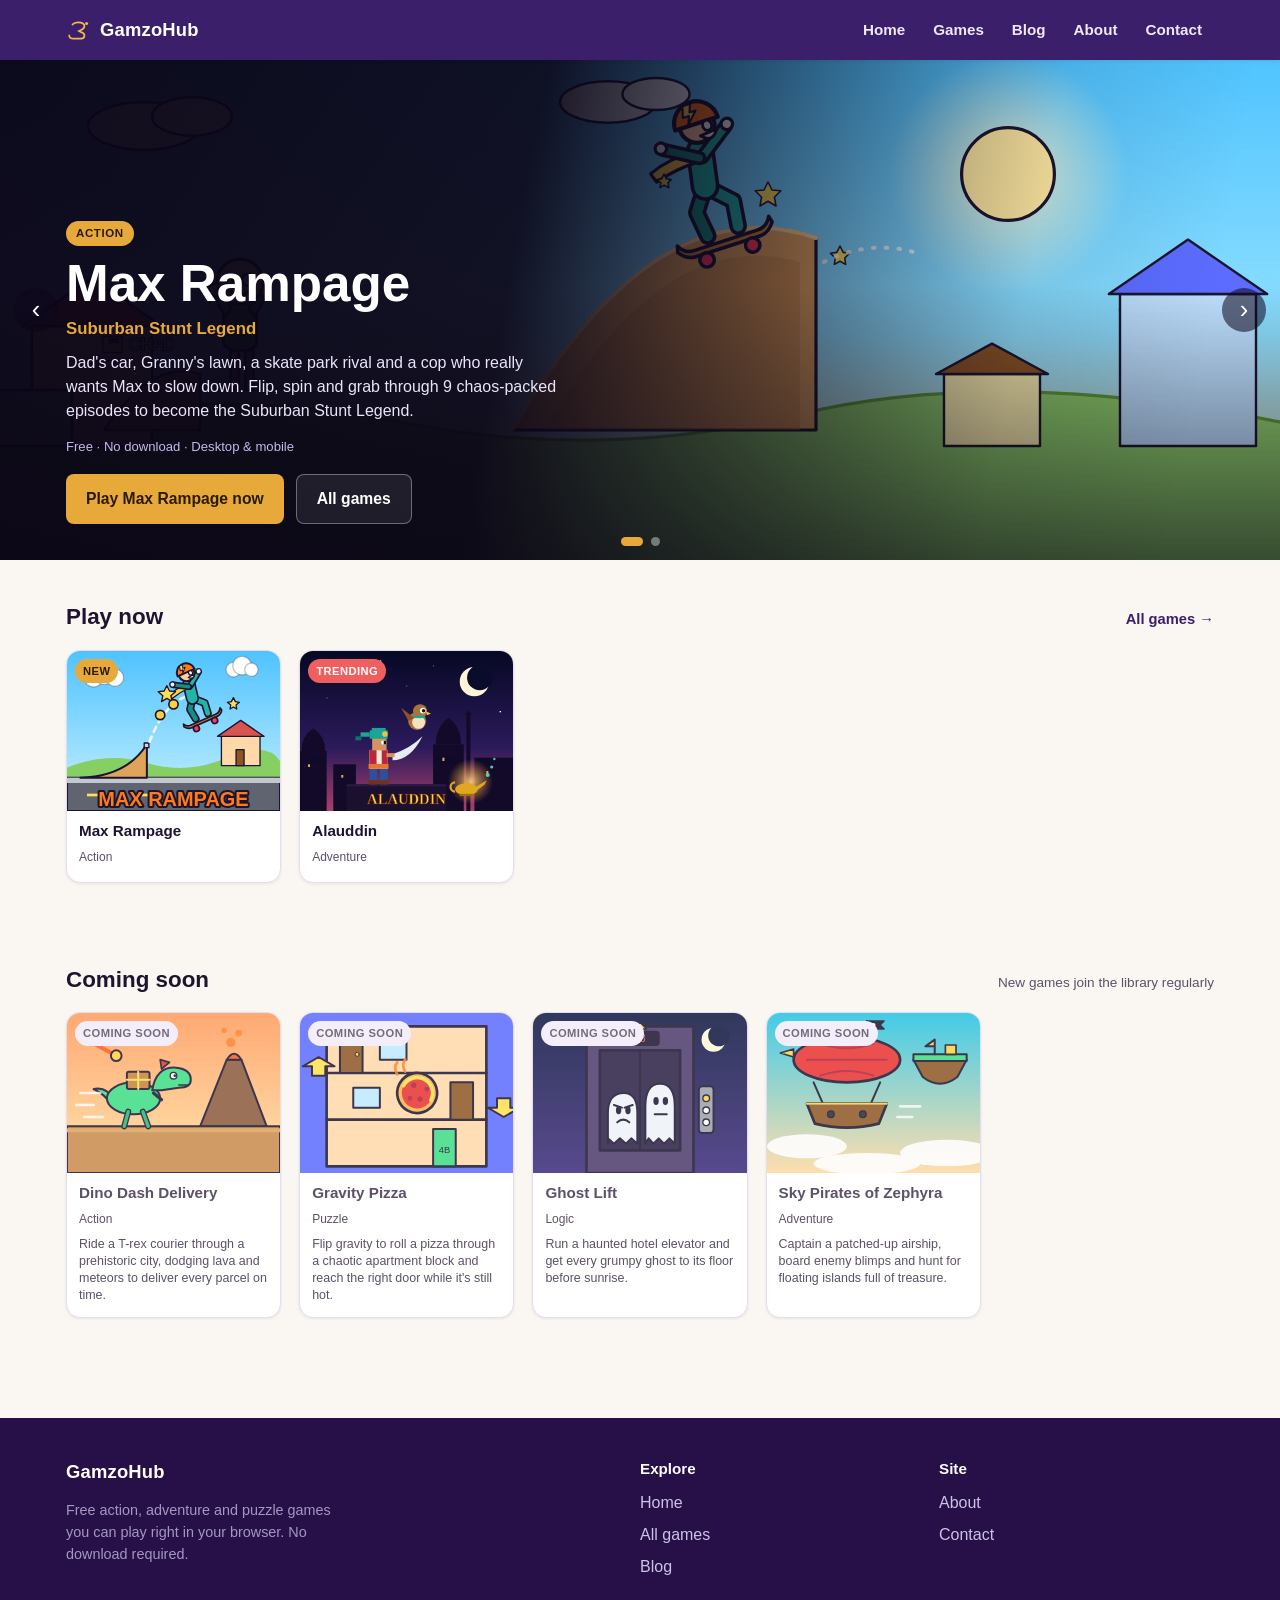
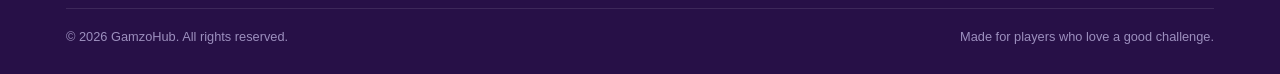
<file: index.html>
<!doctype html>
<html lang="en">
<head>
<meta charset="utf-8">
<meta name="viewport" content="width=device-width, initial-scale=1">
<title>GamzoHub — Free Online Games, No Download</title>
<meta name="description" content="Play free browser games on desktop or mobile with no download and no sign-up. Start with Max Rampage, our suburban stunt game, or Alauddin, our Arabian Nights platformer.">
<meta property="og:type" content="website">
<meta property="og:site_name" content="GamzoHub">
<meta property="og:title" content="GamzoHub — Free Online Games, No Download">
<meta property="og:description" content="Play free browser games on desktop or mobile with no download and no sign-up. Start with Max Rampage, our suburban stunt game, or Alauddin, our Arabian Nights platformer.">
<meta property="og:url" content="https://gamzohub.com/">
<meta name="twitter:card" content="summary">
<link rel="canonical" href="https://gamzohub.com/">
<link rel="icon" href="/favicon.svg" type="image/svg+xml">
<link rel="stylesheet" href="/assets/css/style.css">
</head>
<body>
<a class="skip-link" href="#main">Skip to content</a>

<header class="site-header">
  <div class="container">
    <a class="brand" href="/">
      <svg class="lamp-icon" viewBox="0 0 24 24" fill="none" aria-hidden="true"><path d="M3 17c0 2 2 3 4 3h7c2 0 3-1 3-3 0-1.5-1.5-2.5-3-3l-2-1 2-1c2-1 3-2 3-3.5C17 6 14 5 11 5c-2 0-4 .7-5 2" stroke="#f2b94b" stroke-width="1.6" stroke-linecap="round"/><circle cx="19" cy="6" r="1.4" fill="#f2b94b"/></svg>
      GamzoHub
    </a>
    <nav class="nav-desktop" aria-label="Primary">
      <ul>
        <li><a href="/">Home</a></li>
        <li><a href="/games/">Games</a></li>
        <li><a href="/blog/">Blog</a></li>
        <li><a href="/about/">About</a></li>
        <li><a href="/contact/">Contact</a></li>
      </ul>
    </nav>
    <button class="nav-toggle" aria-label="Open menu" aria-expanded="false" aria-controls="mobile-nav">
      <svg viewBox="0 0 24 24" fill="none" stroke="currentColor" stroke-width="2" stroke-linecap="round"><path d="M4 7h16M4 12h16M4 17h16"/></svg>
    </button>
  </div>
</header>
<nav class="nav-mobile" id="mobile-nav" aria-label="Mobile">
  <ul>
    <li><a href="/">Home</a></li>
    <li><a href="/games/">Games</a></li>
    <li><a href="/blog/">Blog</a></li>
    <li><a href="/about/">About</a></li>
    <li><a href="/contact/">Contact</a></li>
  </ul>
</nav>

<main id="main">
  <h1 class="visually-hidden">GamzoHub — free online games, no download, no sign-up</h1>
  <section class="game-banner" id="game-banner" aria-label="Featured games"></section>

  <div class="container">
    <section class="section" aria-labelledby="play-heading">
      <div class="section-head">
        <h2 id="play-heading">Play now</h2>
        <a class="see-all" href="/games/">All games →</a>
      </div>
      <div class="game-grid" id="live-row"></div>
    </section>

    <section class="section" aria-labelledby="soon-heading">
      <div class="section-head">
        <h2 id="soon-heading">Coming soon</h2>
        <span class="text-muted" style="font-size:0.85rem;">New games join the library regularly</span>
      </div>
      <div class="game-grid" id="soon-row"></div>
    </section>
  </div>
</main>

<footer class="site-footer">
  <div class="container">
    <div class="footer-grid">
      <div class="footer-brand">
        <div class="brand" style="color:#fff;margin-bottom:8px;">GamzoHub</div>
        <p>Free action, adventure and puzzle games you can play right in your browser. No download required.</p>
      </div>
      <div>
        <h4>Explore</h4>
        <ul>
          <li><a href="/">Home</a></li>
          <li><a href="/games/">All games</a></li>
          <li><a href="/blog/">Blog</a></li>
        </ul>
      </div>
      <div>
        <h4>Site</h4>
        <ul>
          <li><a href="/about/">About</a></li>
          <li><a href="/contact/">Contact</a></li>
        </ul>
      </div>
    </div>
    <div class="footer-bottom">
      <span>&copy; 2026 GamzoHub. All rights reserved.</span>
      <span>Made for players who love a good challenge.</span>
    </div>
  </div>
</footer>

<script src="/assets/js/games-data.js"></script>
<script src="/assets/js/main.js"></script>
<script src="/assets/js/game-banner.js"></script>
<script src="/assets/js/home.js"></script>
<script src="/assets/js/live-widget.js"></script>
</body>
</html>
</file>
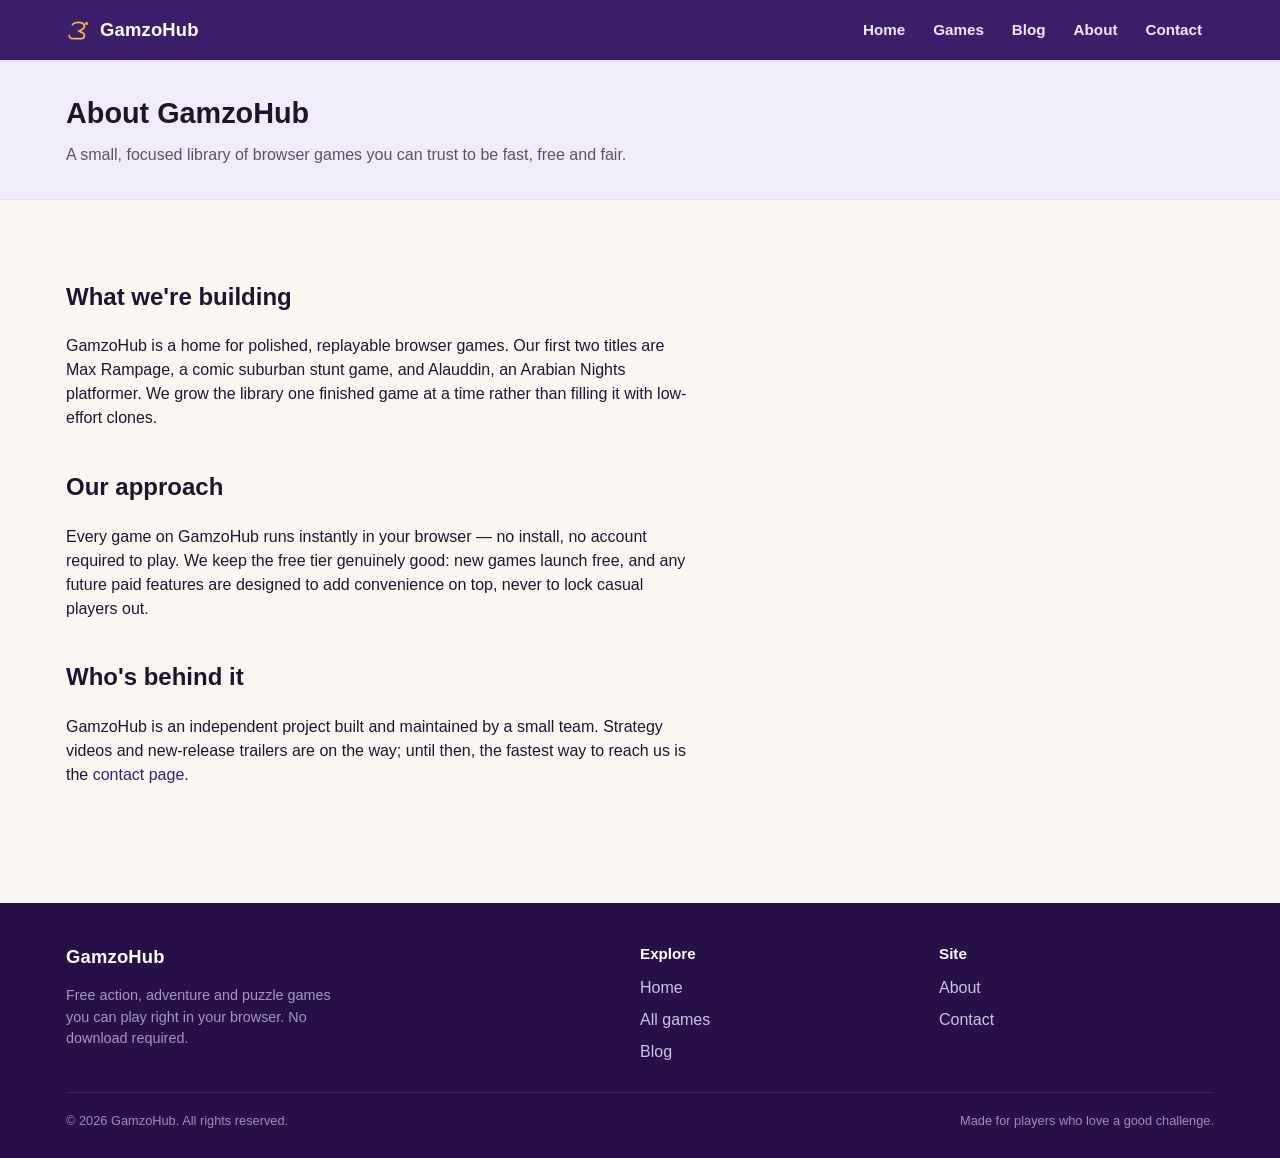
<file: about/index.html>
<!doctype html>
<html lang="en">
<head>
<meta charset="utf-8">
<meta name="viewport" content="width=device-width, initial-scale=1">
<title>About GamzoHub — Free Browser Games</title>
<meta name="description" content="GamzoHub is a free, growing library of polished action, adventure and puzzle games you can play instantly in your browser.">
<meta property="og:type" content="website">
<meta property="og:site_name" content="GamzoHub">
<meta property="og:title" content="About GamzoHub — Free Browser Games">
<meta property="og:description" content="GamzoHub is a free, growing library of polished action, adventure and puzzle games you can play instantly in your browser.">
<meta property="og:url" content="https://gamzohub.com/about/">
<meta name="twitter:card" content="summary">
<link rel="canonical" href="https://gamzohub.com/about/">
<link rel="icon" href="/favicon.svg" type="image/svg+xml">
<link rel="stylesheet" href="/assets/css/style.css">
</head>
<body>
<a class="skip-link" href="#main">Skip to content</a>

<header class="site-header">
  <div class="container">
    <a class="brand" href="/">
      <svg class="lamp-icon" viewBox="0 0 24 24" fill="none" aria-hidden="true"><path d="M3 17c0 2 2 3 4 3h7c2 0 3-1 3-3 0-1.5-1.5-2.5-3-3l-2-1 2-1c2-1 3-2 3-3.5C17 6 14 5 11 5c-2 0-4 .7-5 2" stroke="#f2b94b" stroke-width="1.6" stroke-linecap="round"/><circle cx="19" cy="6" r="1.4" fill="#f2b94b"/></svg>
      GamzoHub
    </a>
    <nav class="nav-desktop" aria-label="Primary">
      <ul>
        <li><a href="/">Home</a></li>
        <li><a href="/games/">Games</a></li>
        <li><a href="/blog/">Blog</a></li>
        <li><a href="/about/">About</a></li>
        <li><a href="/contact/">Contact</a></li>
      </ul>
    </nav>
    <button class="nav-toggle" aria-label="Open menu" aria-expanded="false" aria-controls="mobile-nav">
      <svg viewBox="0 0 24 24" fill="none" stroke="currentColor" stroke-width="2" stroke-linecap="round"><path d="M4 7h16M4 12h16M4 17h16"/></svg>
    </button>
  </div>
</header>
<nav class="nav-mobile" id="mobile-nav" aria-label="Mobile">
  <ul>
    <li><a href="/">Home</a></li>
    <li><a href="/games/">Games</a></li>
    <li><a href="/blog/">Blog</a></li>
    <li><a href="/about/">About</a></li>
    <li><a href="/contact/">Contact</a></li>
  </ul>
</nav>

<main id="main">
  <div class="page-hero">
    <div class="container">
      <h1>About GamzoHub</h1>
      <p>A small, focused library of browser games you can trust to be fast, free and fair.</p>
    </div>
  </div>

  <div class="container">
    <section class="section prose">
      <h2>What we're building</h2>
      <p>GamzoHub is a home for polished, replayable browser games. Our first two titles are Max Rampage, a comic suburban stunt game, and Alauddin, an Arabian Nights platformer. We grow the library one finished game at a time rather than filling it with low-effort clones.</p>

      <h2>Our approach</h2>
      <p>Every game on GamzoHub runs instantly in your browser — no install, no account required to play. We keep the free tier genuinely good: new games launch free, and any future paid features are designed to add convenience on top, never to lock casual players out.</p>

      <h2>Who's behind it</h2>
      <p>GamzoHub is an independent project built and maintained by a small team. Strategy videos and new-release trailers are on the way; until then, the fastest way to reach us is the <a href="/contact/">contact page</a>.</p>
    </section>
  </div>
</main>

<footer class="site-footer">
  <div class="container">
    <div class="footer-grid">
      <div class="footer-brand">
        <div class="brand" style="color:#fff;margin-bottom:8px;">GamzoHub</div>
        <p>Free action, adventure and puzzle games you can play right in your browser. No download required.</p>
      </div>
      <div>
        <h4>Explore</h4>
        <ul>
          <li><a href="/">Home</a></li>
          <li><a href="/games/">All games</a></li>
          <li><a href="/blog/">Blog</a></li>
        </ul>
      </div>
      <div>
        <h4>Site</h4>
        <ul>
          <li><a href="/about/">About</a></li>
          <li><a href="/contact/">Contact</a></li>
        </ul>
      </div>
    </div>
    <div class="footer-bottom">
      <span>&copy; 2026 GamzoHub. All rights reserved.</span>
      <span>Made for players who love a good challenge.</span>
    </div>
  </div>
</footer>

<script src="/assets/js/main.js"></script>
</body>
</html>
</file>
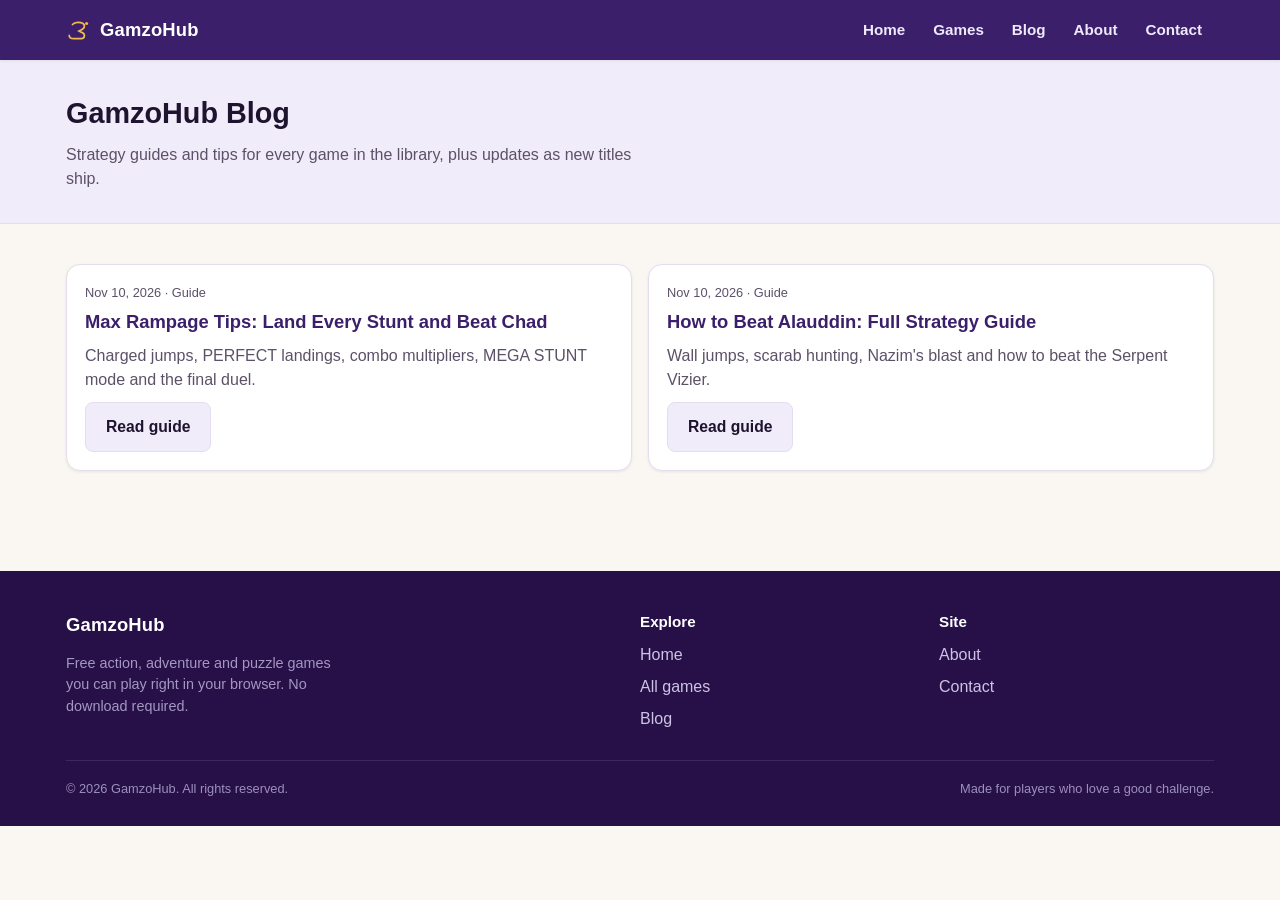
<file: blog/index.html>
<!doctype html>
<html lang="en">
<head>
<meta charset="utf-8">
<meta name="viewport" content="width=device-width, initial-scale=1">
<title>GamzoHub Blog — Tips, Guides &amp; Game Updates</title>
<meta name="description" content="Strategy guides and tips for GamzoHub's free browser games, including Max Rampage and Alauddin.">
<meta property="og:type" content="website">
<meta property="og:site_name" content="GamzoHub">
<meta property="og:title" content="GamzoHub Blog — Tips, Guides &amp; Game Updates">
<meta property="og:description" content="Strategy guides and tips for GamzoHub's free browser games, including Max Rampage and Alauddin.">
<meta property="og:url" content="https://gamzohub.com/blog/">
<meta name="twitter:card" content="summary">
<link rel="canonical" href="https://gamzohub.com/blog/">
<link rel="icon" href="/favicon.svg" type="image/svg+xml">
<link rel="stylesheet" href="/assets/css/style.css">
</head>
<body>
<a class="skip-link" href="#main">Skip to content</a>

<header class="site-header">
  <div class="container">
    <a class="brand" href="/">
      <svg class="lamp-icon" viewBox="0 0 24 24" fill="none" aria-hidden="true"><path d="M3 17c0 2 2 3 4 3h7c2 0 3-1 3-3 0-1.5-1.5-2.5-3-3l-2-1 2-1c2-1 3-2 3-3.5C17 6 14 5 11 5c-2 0-4 .7-5 2" stroke="#f2b94b" stroke-width="1.6" stroke-linecap="round"/><circle cx="19" cy="6" r="1.4" fill="#f2b94b"/></svg>
      GamzoHub
    </a>
    <nav class="nav-desktop" aria-label="Primary">
      <ul>
        <li><a href="/">Home</a></li>
        <li><a href="/games/">Games</a></li>
        <li><a href="/blog/">Blog</a></li>
        <li><a href="/about/">About</a></li>
        <li><a href="/contact/">Contact</a></li>
      </ul>
    </nav>
    <button class="nav-toggle" aria-label="Open menu" aria-expanded="false" aria-controls="mobile-nav">
      <svg viewBox="0 0 24 24" fill="none" stroke="currentColor" stroke-width="2" stroke-linecap="round"><path d="M4 7h16M4 12h16M4 17h16"/></svg>
    </button>
  </div>
</header>
<nav class="nav-mobile" id="mobile-nav" aria-label="Mobile">
  <ul>
    <li><a href="/">Home</a></li>
    <li><a href="/games/">Games</a></li>
    <li><a href="/blog/">Blog</a></li>
    <li><a href="/about/">About</a></li>
    <li><a href="/contact/">Contact</a></li>
  </ul>
</nav>

<main id="main">
  <div class="page-hero">
    <div class="container">
      <h1>GamzoHub Blog</h1>
      <p>Strategy guides and tips for every game in the library, plus updates as new titles ship.</p>
    </div>
  </div>

  <div class="container">
    <section class="section">
      <div class="blog-list">
        <article class="blog-card">
          <p class="meta">Nov 10, 2026 &middot; Guide</p>
          <h2><a href="/blog/max-rampage-tips/">Max Rampage Tips: Land Every Stunt and Beat Chad</a></h2>
          <p>Charged jumps, PERFECT landings, combo multipliers, MEGA STUNT mode and the final duel.</p>
          <a class="btn btn-secondary" href="/blog/max-rampage-tips/">Read guide</a>
        </article>
        <article class="blog-card">
          <p class="meta">Nov 10, 2026 &middot; Guide</p>
          <h2><a href="/blog/beat-alauddin-level-5/">How to Beat Alauddin: Full Strategy Guide</a></h2>
          <p>Wall jumps, scarab hunting, Nazim's blast and how to beat the Serpent Vizier.</p>
          <a class="btn btn-secondary" href="/blog/beat-alauddin-level-5/">Read guide</a>
        </article>
      </div>
    </section>
  </div>
</main>

<footer class="site-footer">
  <div class="container">
    <div class="footer-grid">
      <div class="footer-brand">
        <div class="brand" style="color:#fff;margin-bottom:8px;">GamzoHub</div>
        <p>Free action, adventure and puzzle games you can play right in your browser. No download required.</p>
      </div>
      <div>
        <h4>Explore</h4>
        <ul>
          <li><a href="/">Home</a></li>
          <li><a href="/games/">All games</a></li>
          <li><a href="/blog/">Blog</a></li>
        </ul>
      </div>
      <div>
        <h4>Site</h4>
        <ul>
          <li><a href="/about/">About</a></li>
          <li><a href="/contact/">Contact</a></li>
        </ul>
      </div>
    </div>
    <div class="footer-bottom">
      <span>&copy; 2026 GamzoHub. All rights reserved.</span>
      <span>Made for players who love a good challenge.</span>
    </div>
  </div>
</footer>

<script src="/assets/js/main.js"></script>
</body>
</html>
</file>
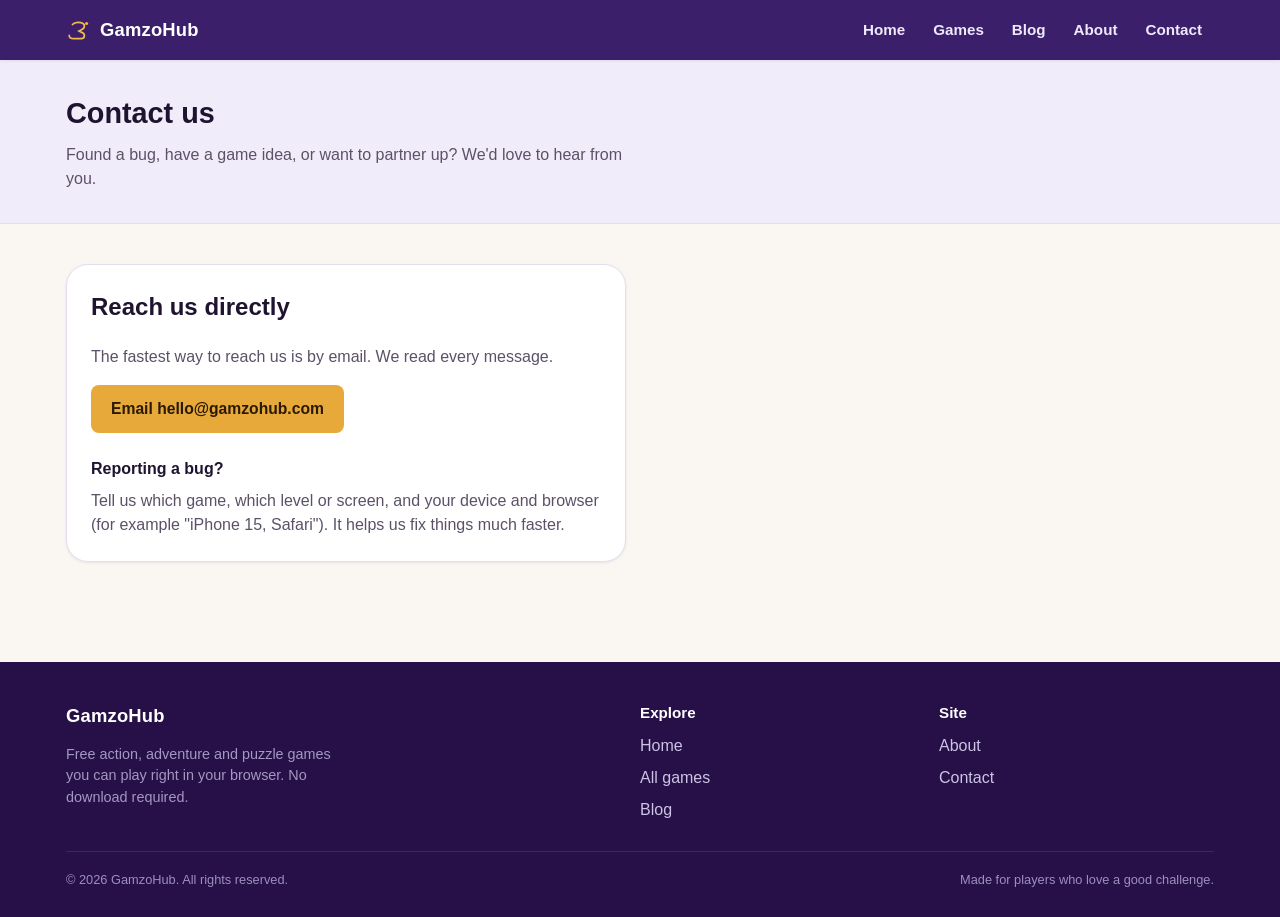
<file: contact/index.html>
<!doctype html>
<html lang="en">
<head>
<meta charset="utf-8">
<meta name="viewport" content="width=device-width, initial-scale=1">
<title>Contact GamzoHub</title>
<meta name="description" content="Get in touch with the GamzoHub team — report a bug, suggest a game, or ask a question.">
<meta property="og:type" content="website">
<meta property="og:site_name" content="GamzoHub">
<meta property="og:title" content="Contact GamzoHub">
<meta property="og:description" content="Get in touch with the GamzoHub team — report a bug, suggest a game, or ask a question.">
<meta property="og:url" content="https://gamzohub.com/contact/">
<meta name="twitter:card" content="summary">
<link rel="canonical" href="https://gamzohub.com/contact/">
<link rel="icon" href="/favicon.svg" type="image/svg+xml">
<link rel="stylesheet" href="/assets/css/style.css">
</head>
<body>
<a class="skip-link" href="#main">Skip to content</a>

<header class="site-header">
  <div class="container">
    <a class="brand" href="/">
      <svg class="lamp-icon" viewBox="0 0 24 24" fill="none" aria-hidden="true"><path d="M3 17c0 2 2 3 4 3h7c2 0 3-1 3-3 0-1.5-1.5-2.5-3-3l-2-1 2-1c2-1 3-2 3-3.5C17 6 14 5 11 5c-2 0-4 .7-5 2" stroke="#f2b94b" stroke-width="1.6" stroke-linecap="round"/><circle cx="19" cy="6" r="1.4" fill="#f2b94b"/></svg>
      GamzoHub
    </a>
    <nav class="nav-desktop" aria-label="Primary">
      <ul>
        <li><a href="/">Home</a></li>
        <li><a href="/games/">Games</a></li>
        <li><a href="/blog/">Blog</a></li>
        <li><a href="/about/">About</a></li>
        <li><a href="/contact/">Contact</a></li>
      </ul>
    </nav>
    <button class="nav-toggle" aria-label="Open menu" aria-expanded="false" aria-controls="mobile-nav">
      <svg viewBox="0 0 24 24" fill="none" stroke="currentColor" stroke-width="2" stroke-linecap="round"><path d="M4 7h16M4 12h16M4 17h16"/></svg>
    </button>
  </div>
</header>
<nav class="nav-mobile" id="mobile-nav" aria-label="Mobile">
  <ul>
    <li><a href="/">Home</a></li>
    <li><a href="/games/">Games</a></li>
    <li><a href="/blog/">Blog</a></li>
    <li><a href="/about/">About</a></li>
    <li><a href="/contact/">Contact</a></li>
  </ul>
</nav>

<main id="main">
  <div class="page-hero">
    <div class="container">
      <h1>Contact us</h1>
      <p>Found a bug, have a game idea, or want to partner up? We'd love to hear from you.</p>
    </div>
  </div>

  <div class="container">
    <section class="section">
      <div class="contact-card">
        <h2 class="mt-0">Reach us directly</h2>
        <p class="text-muted">The fastest way to reach us is by email. We read every message.</p>
        <a class="btn btn-primary" href="mailto:hello@gamzohub.com?subject=GamzoHub%20feedback">Email hello@gamzohub.com</a>
        <h3 style="margin:24px 0 8px;font-size:1rem;">Reporting a bug?</h3>
        <p class="text-muted" style="margin:0;">Tell us which game, which level or screen, and your device and browser (for example "iPhone 15, Safari"). It helps us fix things much faster.</p>
      </div>
    </section>
  </div>
</main>

<footer class="site-footer">
  <div class="container">
    <div class="footer-grid">
      <div class="footer-brand">
        <div class="brand" style="color:#fff;margin-bottom:8px;">GamzoHub</div>
        <p>Free action, adventure and puzzle games you can play right in your browser. No download required.</p>
      </div>
      <div>
        <h4>Explore</h4>
        <ul>
          <li><a href="/">Home</a></li>
          <li><a href="/games/">All games</a></li>
          <li><a href="/blog/">Blog</a></li>
        </ul>
      </div>
      <div>
        <h4>Site</h4>
        <ul>
          <li><a href="/about/">About</a></li>
          <li><a href="/contact/">Contact</a></li>
        </ul>
      </div>
    </div>
    <div class="footer-bottom">
      <span>&copy; 2026 GamzoHub. All rights reserved.</span>
      <span>Made for players who love a good challenge.</span>
    </div>
  </div>
</footer>

<script src="/assets/js/main.js"></script>
</body>
</html>
</file>
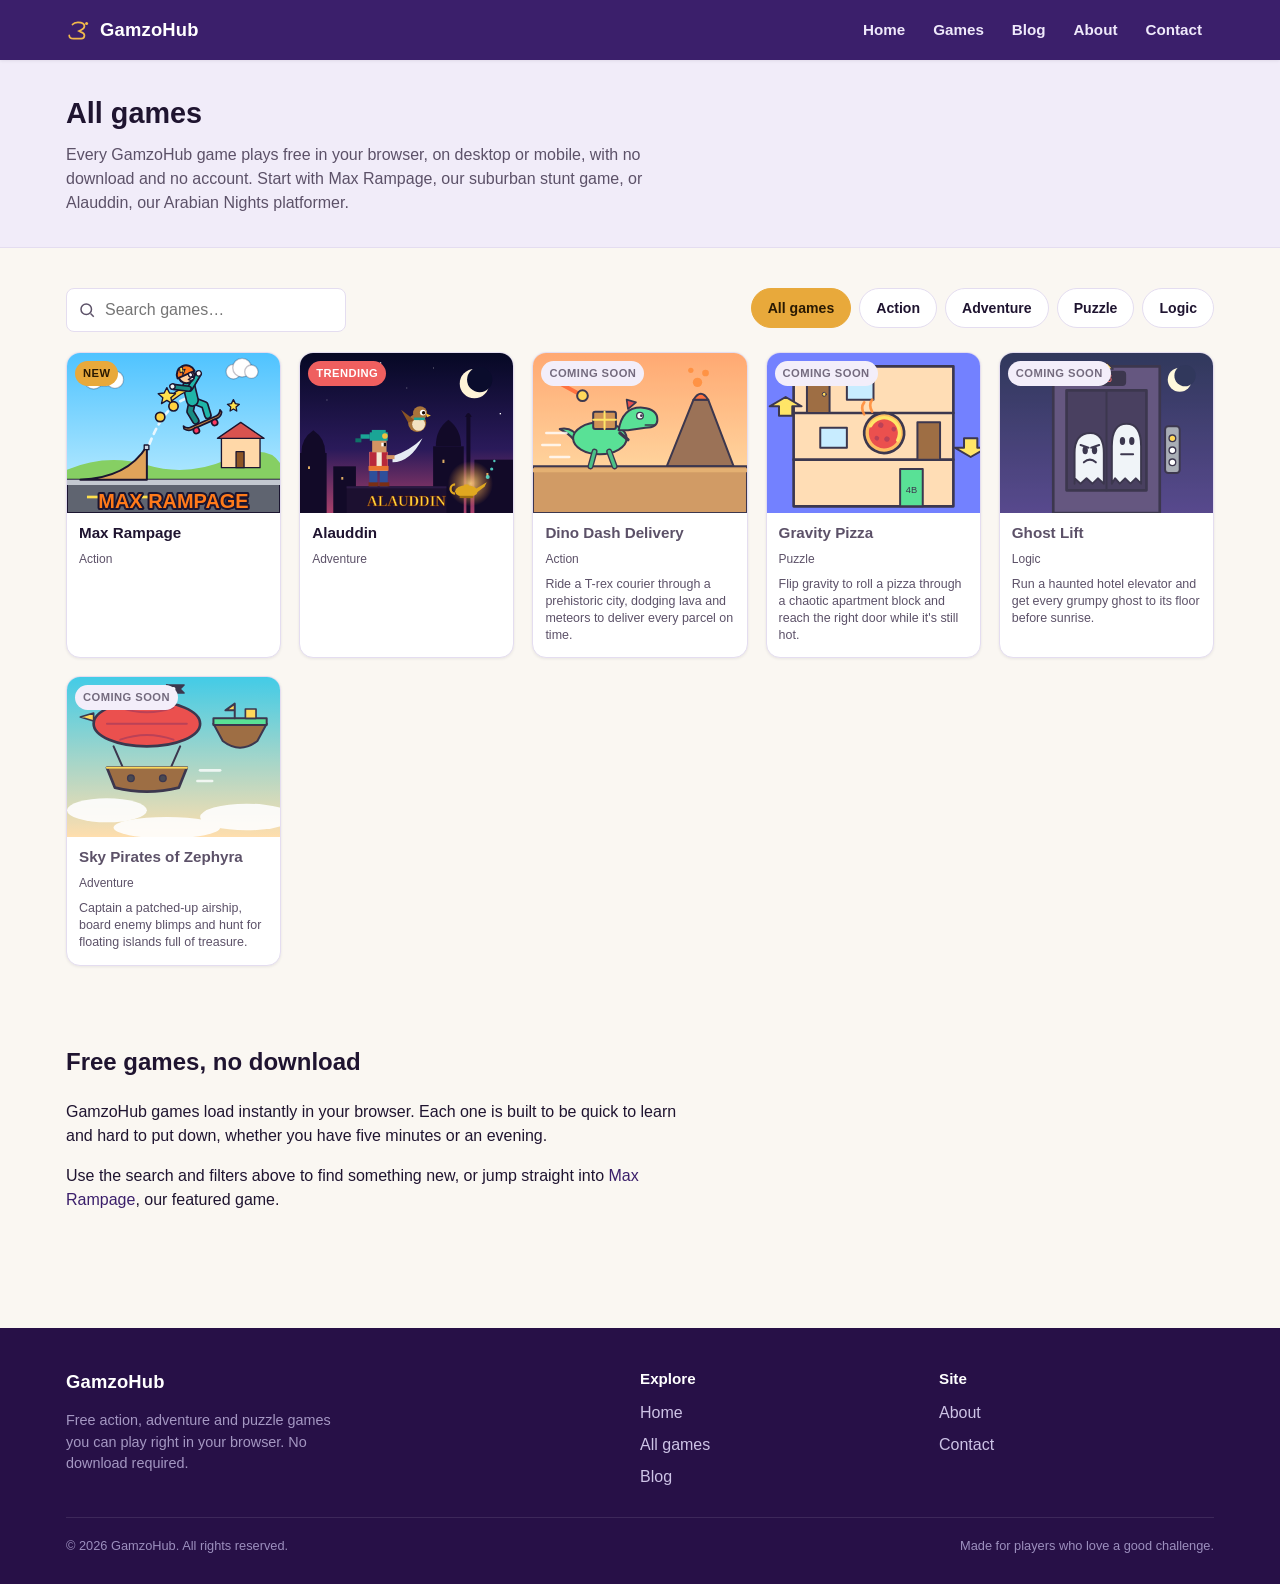
<file: games/index.html>
<!doctype html>
<html lang="en">
<head>
<meta charset="utf-8">
<meta name="viewport" content="width=device-width, initial-scale=1">
<title>All Free Online Games — Play Instantly, No Download | GamzoHub</title>
<meta name="description" content="Browse every GamzoHub game: action, adventure and puzzle games you can play free in your browser on desktop or mobile. No download, no sign-up.">
<meta property="og:type" content="website">
<meta property="og:site_name" content="GamzoHub">
<meta property="og:title" content="All Free Online Games — Play Instantly, No Download | GamzoHub">
<meta property="og:description" content="Browse every GamzoHub game: action, adventure and puzzle games you can play free in your browser on desktop or mobile. No download, no sign-up.">
<meta property="og:url" content="https://gamzohub.com/games/">
<meta name="twitter:card" content="summary">
<link rel="canonical" href="https://gamzohub.com/games/">
<link rel="icon" href="/favicon.svg" type="image/svg+xml">
<link rel="stylesheet" href="/assets/css/style.css">
</head>
<body>
<a class="skip-link" href="#main">Skip to content</a>

<header class="site-header">
  <div class="container">
    <a class="brand" href="/">
      <svg class="lamp-icon" viewBox="0 0 24 24" fill="none" aria-hidden="true"><path d="M3 17c0 2 2 3 4 3h7c2 0 3-1 3-3 0-1.5-1.5-2.5-3-3l-2-1 2-1c2-1 3-2 3-3.5C17 6 14 5 11 5c-2 0-4 .7-5 2" stroke="#f2b94b" stroke-width="1.6" stroke-linecap="round"/><circle cx="19" cy="6" r="1.4" fill="#f2b94b"/></svg>
      GamzoHub
    </a>
    <nav class="nav-desktop" aria-label="Primary">
      <ul>
        <li><a href="/">Home</a></li>
        <li><a href="/games/">Games</a></li>
        <li><a href="/blog/">Blog</a></li>
        <li><a href="/about/">About</a></li>
        <li><a href="/contact/">Contact</a></li>
      </ul>
    </nav>
    <button class="nav-toggle" aria-label="Open menu" aria-expanded="false" aria-controls="mobile-nav">
      <svg viewBox="0 0 24 24" fill="none" stroke="currentColor" stroke-width="2" stroke-linecap="round"><path d="M4 7h16M4 12h16M4 17h16"/></svg>
    </button>
  </div>
</header>
<nav class="nav-mobile" id="mobile-nav" aria-label="Mobile">
  <ul>
    <li><a href="/">Home</a></li>
    <li><a href="/games/">Games</a></li>
    <li><a href="/blog/">Blog</a></li>
    <li><a href="/about/">About</a></li>
    <li><a href="/contact/">Contact</a></li>
  </ul>
</nav>

<main id="main">
  <div class="page-hero">
    <div class="container">
      <h1>All games</h1>
      <p>Every GamzoHub game plays free in your browser, on desktop or mobile, with no download and no account. Start with Max Rampage, our suburban stunt game, or Alauddin, our Arabian Nights platformer.</p>
    </div>
  </div>

  <div class="container">
    <section class="section">
      <div class="filter-bar">
        <div class="search-input-wrap">
          <svg viewBox="0 0 24 24" fill="none" stroke="currentColor" stroke-width="2" aria-hidden="true"><circle cx="11" cy="11" r="7"/><path d="M21 21l-4.3-4.3"/></svg>
          <label class="visually-hidden" for="game-search">Search games</label>
          <input type="search" id="game-search" placeholder="Search games…" autocomplete="off">
        </div>
        <div class="category-pills" id="category-pills" role="group" aria-label="Filter by category"></div>
      </div>
      <div class="game-grid" id="all-games-grid"></div>
      <p class="empty-state" id="empty-state" hidden>No games match that search yet — try a different term or category.</p>
    </section>

    <section class="section prose" style="padding-top:0;">
      <h2>Free games, no download</h2>
      <p>GamzoHub games load instantly in your browser. Each one is built to be quick to learn and hard to put down, whether you have five minutes or an evening.</p>
      <p>Use the search and filters above to find something new, or jump straight into <a href="/play/max-rampage/">Max Rampage</a>, our featured game.</p>
    </section>
  </div>
</main>

<footer class="site-footer">
  <div class="container">
    <div class="footer-grid">
      <div class="footer-brand">
        <div class="brand" style="color:#fff;margin-bottom:8px;">GamzoHub</div>
        <p>Free action, adventure and puzzle games you can play right in your browser. No download required.</p>
      </div>
      <div>
        <h4>Explore</h4>
        <ul>
          <li><a href="/">Home</a></li>
          <li><a href="/games/">All games</a></li>
          <li><a href="/blog/">Blog</a></li>
        </ul>
      </div>
      <div>
        <h4>Site</h4>
        <ul>
          <li><a href="/about/">About</a></li>
          <li><a href="/contact/">Contact</a></li>
        </ul>
      </div>
    </div>
    <div class="footer-bottom">
      <span>&copy; 2026 GamzoHub. All rights reserved.</span>
      <span>Made for players who love a good challenge.</span>
    </div>
  </div>
</footer>

<script src="/assets/js/games-data.js"></script>
<script src="/assets/js/main.js"></script>
<script src="/assets/js/home.js"></script>
</body>
</html>
</file>
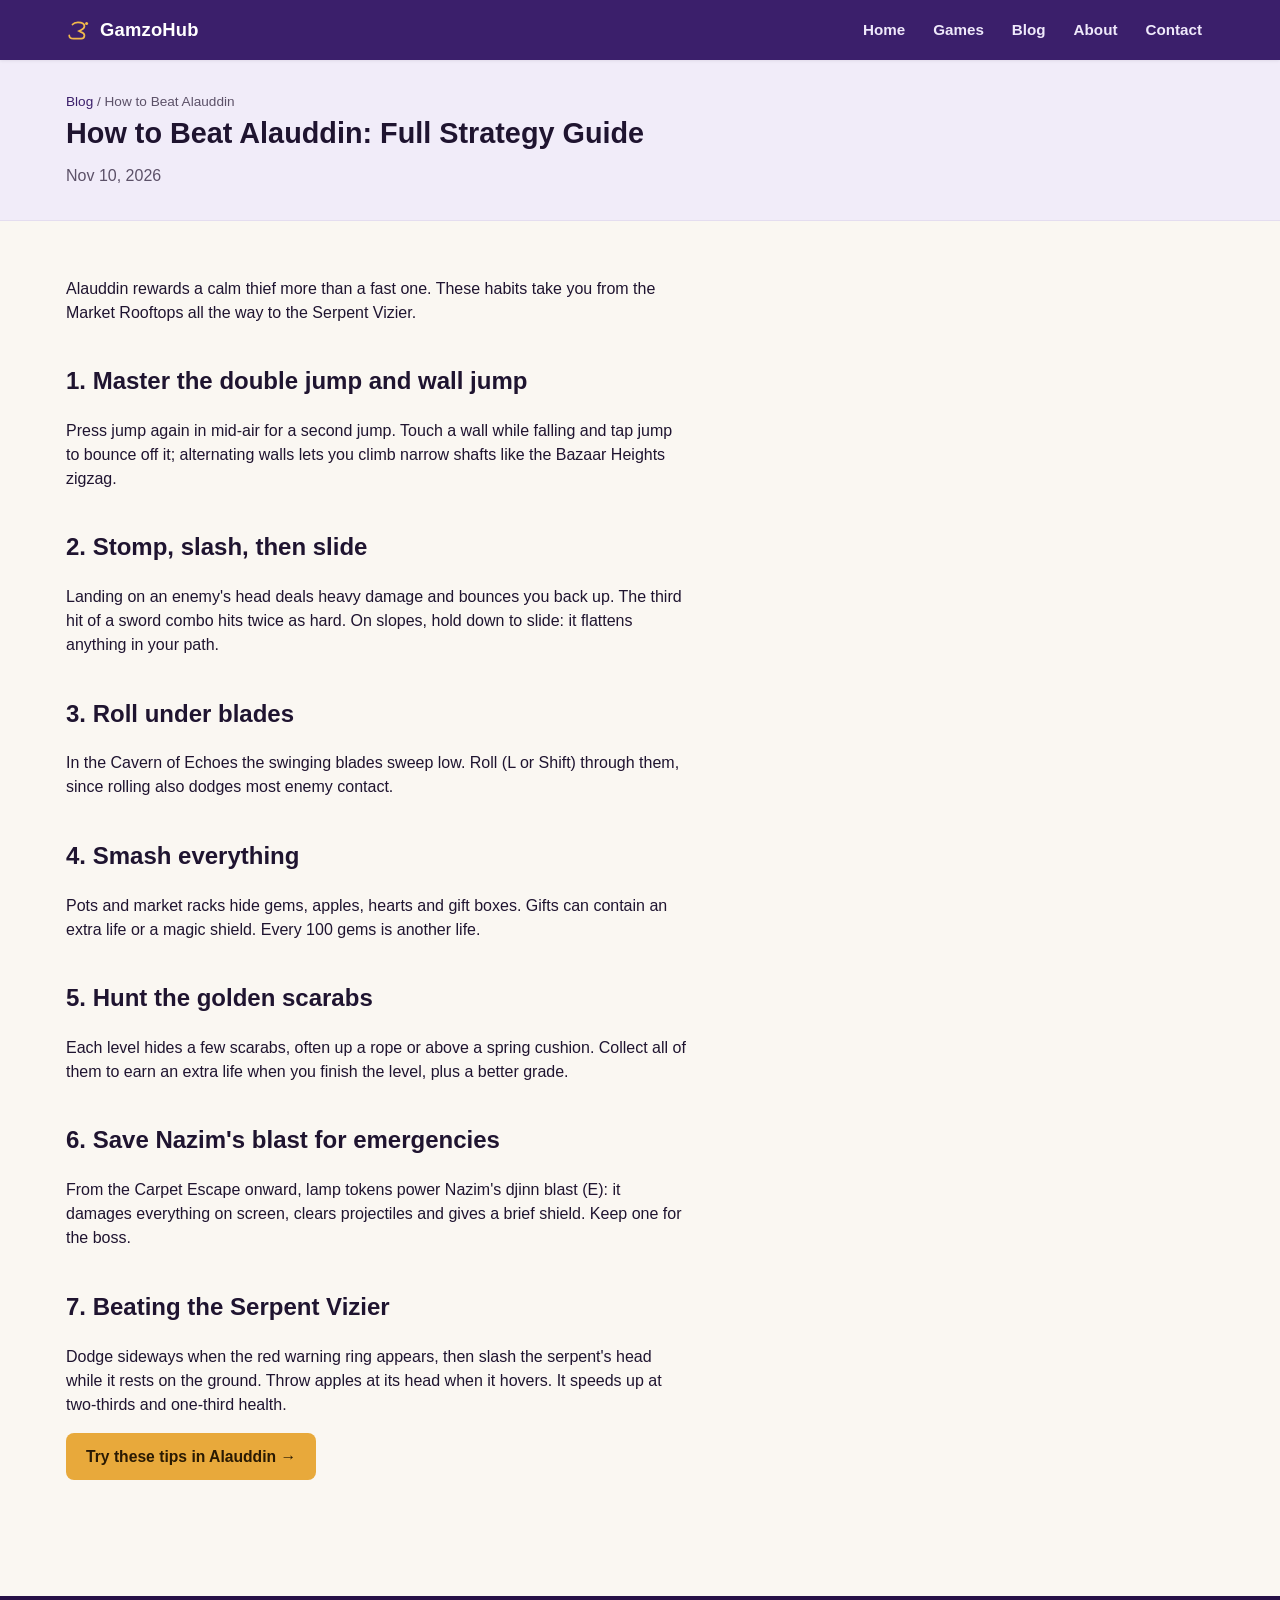
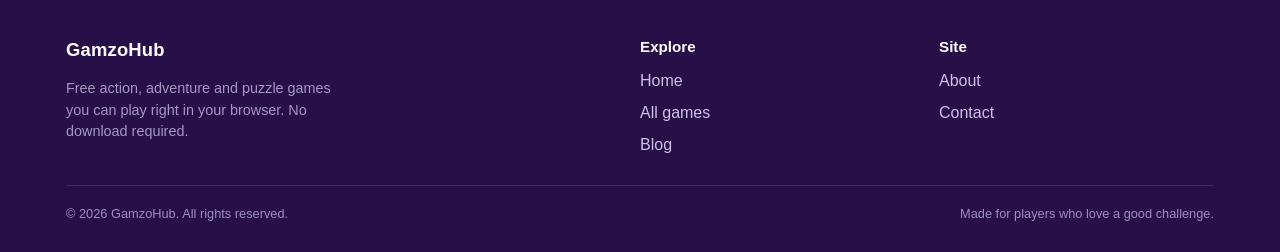
<file: blog/beat-alauddin-level-5/index.html>
<!doctype html>
<html lang="en">
<head>
<meta charset="utf-8">
<meta name="viewport" content="width=device-width, initial-scale=1">
<title>How to Beat Alauddin: Full Strategy Guide | GamzoHub</title>
<meta name="description" content="Tips to beat every level of Alauddin (Alauddin and the Brass Lamp), from the Market Rooftops to the Serpent Vizier boss fight.">
<meta property="og:type" content="website">
<meta property="og:site_name" content="GamzoHub">
<meta property="og:title" content="How to Beat Alauddin: Full Strategy Guide | GamzoHub">
<meta property="og:description" content="Tips to beat every level of Alauddin (Alauddin and the Brass Lamp), from the Market Rooftops to the Serpent Vizier boss fight.">
<meta property="og:url" content="https://gamzohub.com/blog/beat-alauddin-level-5/">
<meta name="twitter:card" content="summary">
<link rel="canonical" href="https://gamzohub.com/blog/beat-alauddin-level-5/">
<link rel="icon" href="/favicon.svg" type="image/svg+xml">
<link rel="stylesheet" href="/assets/css/style.css">
</head>
<body>
<a class="skip-link" href="#main">Skip to content</a>

<header class="site-header">
  <div class="container">
    <a class="brand" href="/">
      <svg class="lamp-icon" viewBox="0 0 24 24" fill="none" aria-hidden="true"><path d="M3 17c0 2 2 3 4 3h7c2 0 3-1 3-3 0-1.5-1.5-2.5-3-3l-2-1 2-1c2-1 3-2 3-3.5C17 6 14 5 11 5c-2 0-4 .7-5 2" stroke="#f2b94b" stroke-width="1.6" stroke-linecap="round"/><circle cx="19" cy="6" r="1.4" fill="#f2b94b"/></svg>
      GamzoHub
    </a>
    <nav class="nav-desktop" aria-label="Primary">
      <ul>
        <li><a href="/">Home</a></li>
        <li><a href="/games/">Games</a></li>
        <li><a href="/blog/">Blog</a></li>
        <li><a href="/about/">About</a></li>
        <li><a href="/contact/">Contact</a></li>
      </ul>
    </nav>
    <button class="nav-toggle" aria-label="Open menu" aria-expanded="false" aria-controls="mobile-nav">
      <svg viewBox="0 0 24 24" fill="none" stroke="currentColor" stroke-width="2" stroke-linecap="round"><path d="M4 7h16M4 12h16M4 17h16"/></svg>
    </button>
  </div>
</header>
<nav class="nav-mobile" id="mobile-nav" aria-label="Mobile">
  <ul>
    <li><a href="/">Home</a></li>
    <li><a href="/games/">Games</a></li>
    <li><a href="/blog/">Blog</a></li>
    <li><a href="/about/">About</a></li>
    <li><a href="/contact/">Contact</a></li>
  </ul>
</nav>

<main id="main">
  <div class="page-hero">
    <div class="container">
      <p class="breadcrumb"><a href="/blog/">Blog</a> / How to Beat Alauddin</p>
      <h1>How to Beat Alauddin: Full Strategy Guide</h1>
      <p>Nov 10, 2026</p>
    </div>
  </div>

  <div class="container">
    <section class="section prose">
      <p>Alauddin rewards a calm thief more than a fast one. These habits take you from the Market Rooftops all the way to the Serpent Vizier.</p>

      <h2>1. Master the double jump and wall jump</h2>
      <p>Press jump again in mid-air for a second jump. Touch a wall while falling and tap jump to bounce off it; alternating walls lets you climb narrow shafts like the Bazaar Heights zigzag.</p>

      <h2>2. Stomp, slash, then slide</h2>
      <p>Landing on an enemy's head deals heavy damage and bounces you back up. The third hit of a sword combo hits twice as hard. On slopes, hold down to slide: it flattens anything in your path.</p>

      <h2>3. Roll under blades</h2>
      <p>In the Cavern of Echoes the swinging blades sweep low. Roll (L or Shift) through them, since rolling also dodges most enemy contact.</p>

      <h2>4. Smash everything</h2>
      <p>Pots and market racks hide gems, apples, hearts and gift boxes. Gifts can contain an extra life or a magic shield. Every 100 gems is another life.</p>

      <h2>5. Hunt the golden scarabs</h2>
      <p>Each level hides a few scarabs, often up a rope or above a spring cushion. Collect all of them to earn an extra life when you finish the level, plus a better grade.</p>

      <h2>6. Save Nazim's blast for emergencies</h2>
      <p>From the Carpet Escape onward, lamp tokens power Nazim's djinn blast (E): it damages everything on screen, clears projectiles and gives a brief shield. Keep one for the boss.</p>

      <h2>7. Beating the Serpent Vizier</h2>
      <p>Dodge sideways when the red warning ring appears, then slash the serpent's head while it rests on the ground. Throw apples at its head when it hovers. It speeds up at two-thirds and one-third health.</p>

      <p><a class="btn btn-primary" href="/play/alauddin/">Try these tips in Alauddin →</a></p>
    </section>
  </div>
</main>

<footer class="site-footer">
  <div class="container">
    <div class="footer-grid">
      <div class="footer-brand">
        <div class="brand" style="color:#fff;margin-bottom:8px;">GamzoHub</div>
        <p>Free action, adventure and puzzle games you can play right in your browser. No download required.</p>
      </div>
      <div>
        <h4>Explore</h4>
        <ul>
          <li><a href="/">Home</a></li>
          <li><a href="/games/">All games</a></li>
          <li><a href="/blog/">Blog</a></li>
        </ul>
      </div>
      <div>
        <h4>Site</h4>
        <ul>
          <li><a href="/about/">About</a></li>
          <li><a href="/contact/">Contact</a></li>
        </ul>
      </div>
    </div>
    <div class="footer-bottom">
      <span>&copy; 2026 GamzoHub. All rights reserved.</span>
      <span>Made for players who love a good challenge.</span>
    </div>
  </div>
</footer>

<script src="/assets/js/main.js"></script>
</body>
</html>
</file>
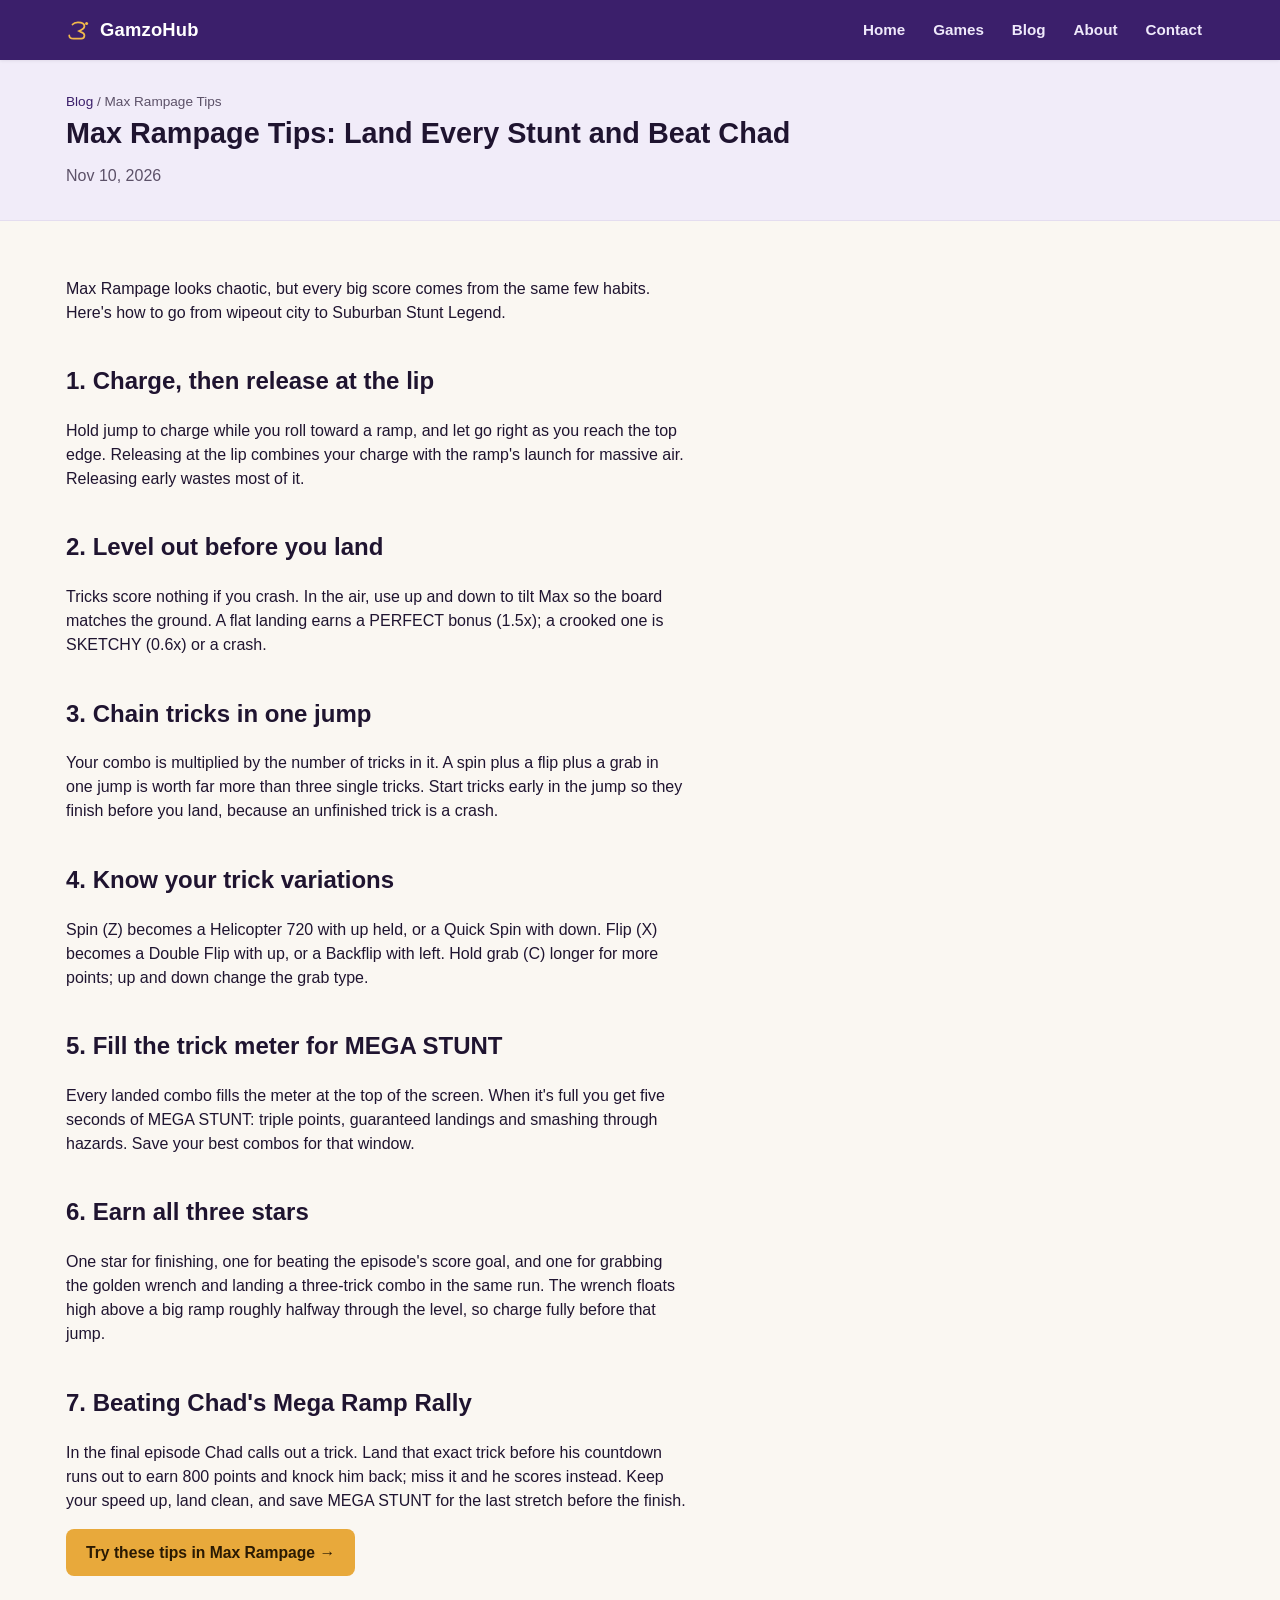
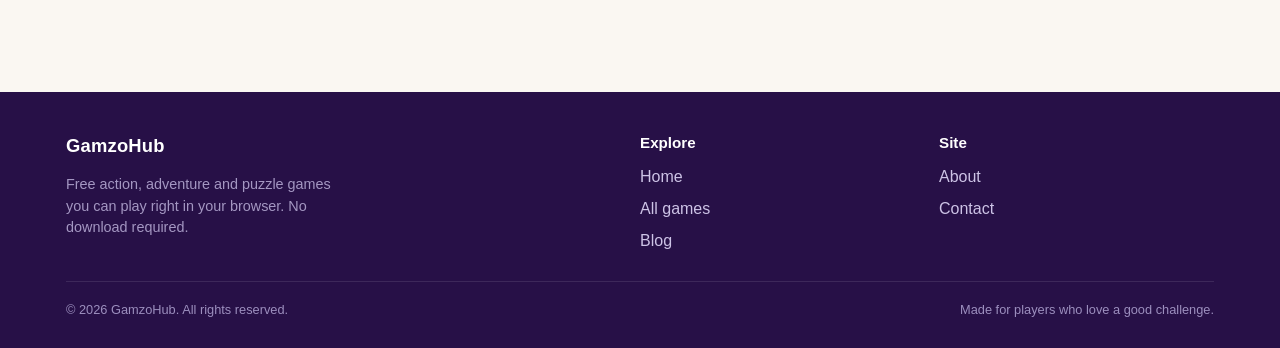
<file: blog/max-rampage-tips/index.html>
<!doctype html>
<html lang="en">
<head>
<meta charset="utf-8">
<meta name="viewport" content="width=device-width, initial-scale=1">
<title>Max Rampage Tips: Land Every Stunt and Beat Chad | GamzoHub</title>
<meta name="description" content="Max Rampage tips: how to charge jumps, land PERFECT tricks, build combos, trigger MEGA STUNT mode and beat Chad Stuntly in the final episode.">
<meta property="og:type" content="website">
<meta property="og:site_name" content="GamzoHub">
<meta property="og:title" content="Max Rampage Tips: Land Every Stunt and Beat Chad | GamzoHub">
<meta property="og:description" content="Max Rampage tips: how to charge jumps, land PERFECT tricks, build combos, trigger MEGA STUNT mode and beat Chad Stuntly in the final episode.">
<meta property="og:url" content="https://gamzohub.com/blog/max-rampage-tips/">
<meta name="twitter:card" content="summary">
<link rel="canonical" href="https://gamzohub.com/blog/max-rampage-tips/">
<link rel="icon" href="/favicon.svg" type="image/svg+xml">
<link rel="stylesheet" href="/assets/css/style.css">
</head>
<body>
<a class="skip-link" href="#main">Skip to content</a>

<header class="site-header">
  <div class="container">
    <a class="brand" href="/">
      <svg class="lamp-icon" viewBox="0 0 24 24" fill="none" aria-hidden="true"><path d="M3 17c0 2 2 3 4 3h7c2 0 3-1 3-3 0-1.5-1.5-2.5-3-3l-2-1 2-1c2-1 3-2 3-3.5C17 6 14 5 11 5c-2 0-4 .7-5 2" stroke="#f2b94b" stroke-width="1.6" stroke-linecap="round"/><circle cx="19" cy="6" r="1.4" fill="#f2b94b"/></svg>
      GamzoHub
    </a>
    <nav class="nav-desktop" aria-label="Primary">
      <ul>
        <li><a href="/">Home</a></li>
        <li><a href="/games/">Games</a></li>
        <li><a href="/blog/">Blog</a></li>
        <li><a href="/about/">About</a></li>
        <li><a href="/contact/">Contact</a></li>
      </ul>
    </nav>
    <button class="nav-toggle" aria-label="Open menu" aria-expanded="false" aria-controls="mobile-nav">
      <svg viewBox="0 0 24 24" fill="none" stroke="currentColor" stroke-width="2" stroke-linecap="round"><path d="M4 7h16M4 12h16M4 17h16"/></svg>
    </button>
  </div>
</header>
<nav class="nav-mobile" id="mobile-nav" aria-label="Mobile">
  <ul>
    <li><a href="/">Home</a></li>
    <li><a href="/games/">Games</a></li>
    <li><a href="/blog/">Blog</a></li>
    <li><a href="/about/">About</a></li>
    <li><a href="/contact/">Contact</a></li>
  </ul>
</nav>

<main id="main">
  <div class="page-hero">
    <div class="container">
      <p class="breadcrumb"><a href="/blog/">Blog</a> / Max Rampage Tips</p>
      <h1>Max Rampage Tips: Land Every Stunt and Beat Chad</h1>
      <p>Nov 10, 2026</p>
    </div>
  </div>

  <div class="container">
    <section class="section prose">
      <p>Max Rampage looks chaotic, but every big score comes from the same few habits. Here's how to go from wipeout city to Suburban Stunt Legend.</p>

      <h2>1. Charge, then release at the lip</h2>
      <p>Hold jump to charge while you roll toward a ramp, and let go right as you reach the top edge. Releasing at the lip combines your charge with the ramp's launch for massive air. Releasing early wastes most of it.</p>

      <h2>2. Level out before you land</h2>
      <p>Tricks score nothing if you crash. In the air, use up and down to tilt Max so the board matches the ground. A flat landing earns a PERFECT bonus (1.5x); a crooked one is SKETCHY (0.6x) or a crash.</p>

      <h2>3. Chain tricks in one jump</h2>
      <p>Your combo is multiplied by the number of tricks in it. A spin plus a flip plus a grab in one jump is worth far more than three single tricks. Start tricks early in the jump so they finish before you land, because an unfinished trick is a crash.</p>

      <h2>4. Know your trick variations</h2>
      <p>Spin (Z) becomes a Helicopter 720 with up held, or a Quick Spin with down. Flip (X) becomes a Double Flip with up, or a Backflip with left. Hold grab (C) longer for more points; up and down change the grab type.</p>

      <h2>5. Fill the trick meter for MEGA STUNT</h2>
      <p>Every landed combo fills the meter at the top of the screen. When it's full you get five seconds of MEGA STUNT: triple points, guaranteed landings and smashing through hazards. Save your best combos for that window.</p>

      <h2>6. Earn all three stars</h2>
      <p>One star for finishing, one for beating the episode's score goal, and one for grabbing the golden wrench and landing a three-trick combo in the same run. The wrench floats high above a big ramp roughly halfway through the level, so charge fully before that jump.</p>

      <h2>7. Beating Chad's Mega Ramp Rally</h2>
      <p>In the final episode Chad calls out a trick. Land that exact trick before his countdown runs out to earn 800 points and knock him back; miss it and he scores instead. Keep your speed up, land clean, and save MEGA STUNT for the last stretch before the finish.</p>

      <p><a class="btn btn-primary" href="/play/max-rampage/">Try these tips in Max Rampage →</a></p>
    </section>
  </div>
</main>

<footer class="site-footer">
  <div class="container">
    <div class="footer-grid">
      <div class="footer-brand">
        <div class="brand" style="color:#fff;margin-bottom:8px;">GamzoHub</div>
        <p>Free action, adventure and puzzle games you can play right in your browser. No download required.</p>
      </div>
      <div>
        <h4>Explore</h4>
        <ul>
          <li><a href="/">Home</a></li>
          <li><a href="/games/">All games</a></li>
          <li><a href="/blog/">Blog</a></li>
        </ul>
      </div>
      <div>
        <h4>Site</h4>
        <ul>
          <li><a href="/about/">About</a></li>
          <li><a href="/contact/">Contact</a></li>
        </ul>
      </div>
    </div>
    <div class="footer-bottom">
      <span>&copy; 2026 GamzoHub. All rights reserved.</span>
      <span>Made for players who love a good challenge.</span>
    </div>
  </div>
</footer>

<script src="/assets/js/main.js"></script>
</body>
</html>
</file>
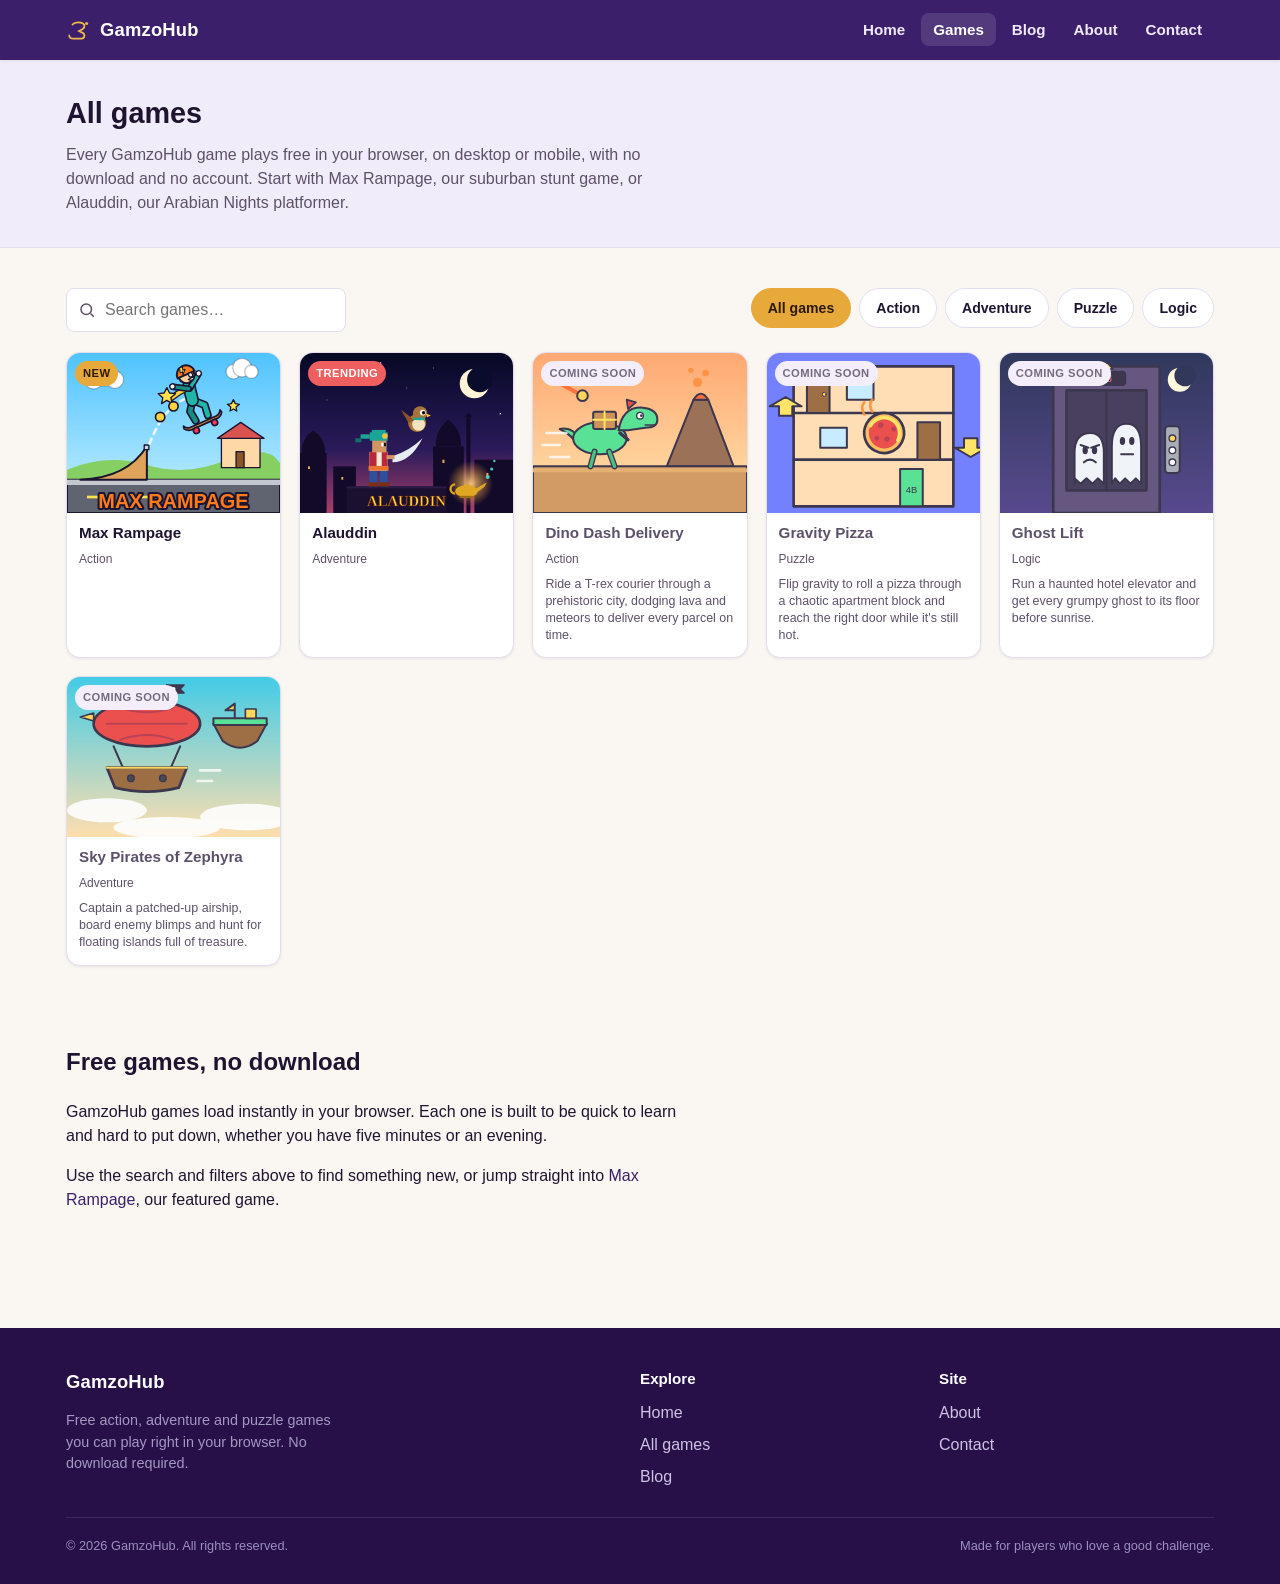
<file: category/number-games/index.html>
<!doctype html>
<html lang="en">
<head>
<meta charset="utf-8">
<title>All games | GamzoHub</title>
<meta name="robots" content="noindex">
<link rel="canonical" href="https://gamzohub.com/games/">
<meta http-equiv="refresh" content="0; url=/games/">
<script>location.replace("/games/");</script>
</head>
<body>
<p>This page has moved. <a href="/games/">See all games</a>.</p>
</body>
</html>
</file>
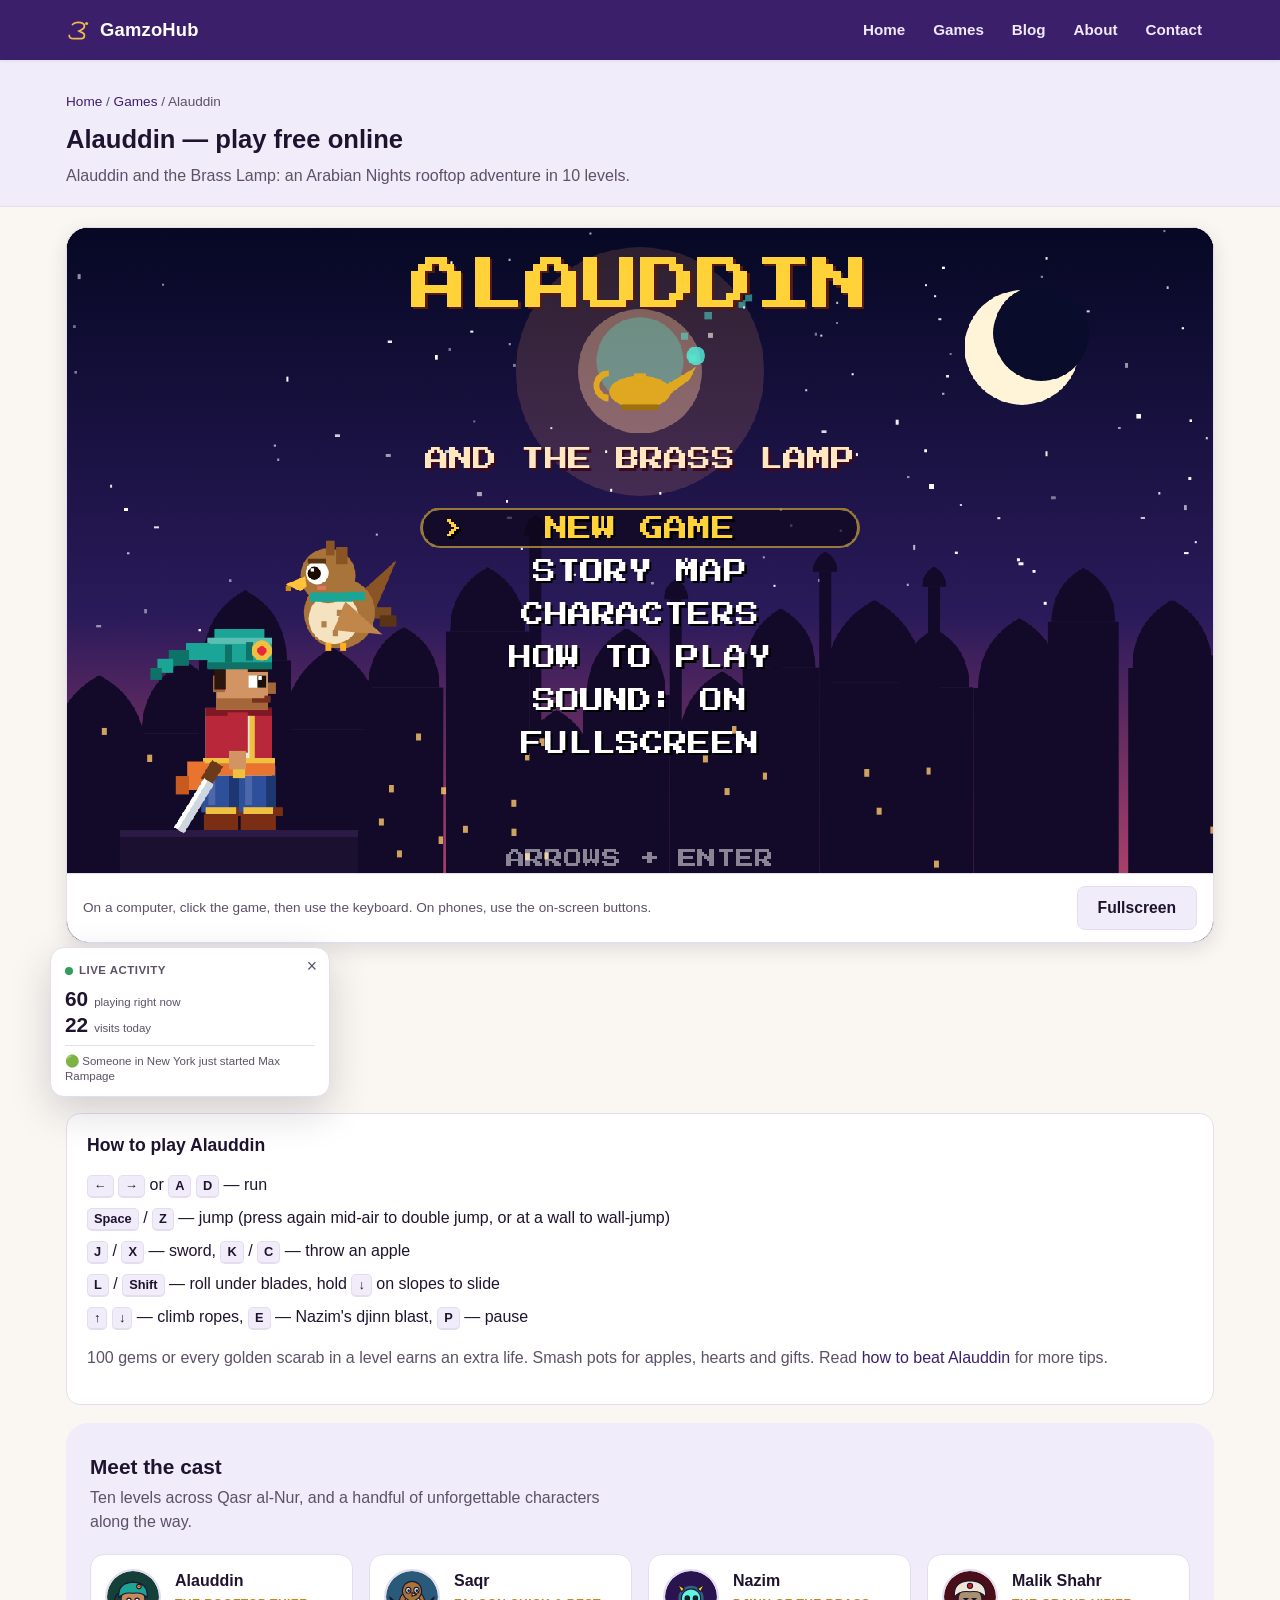
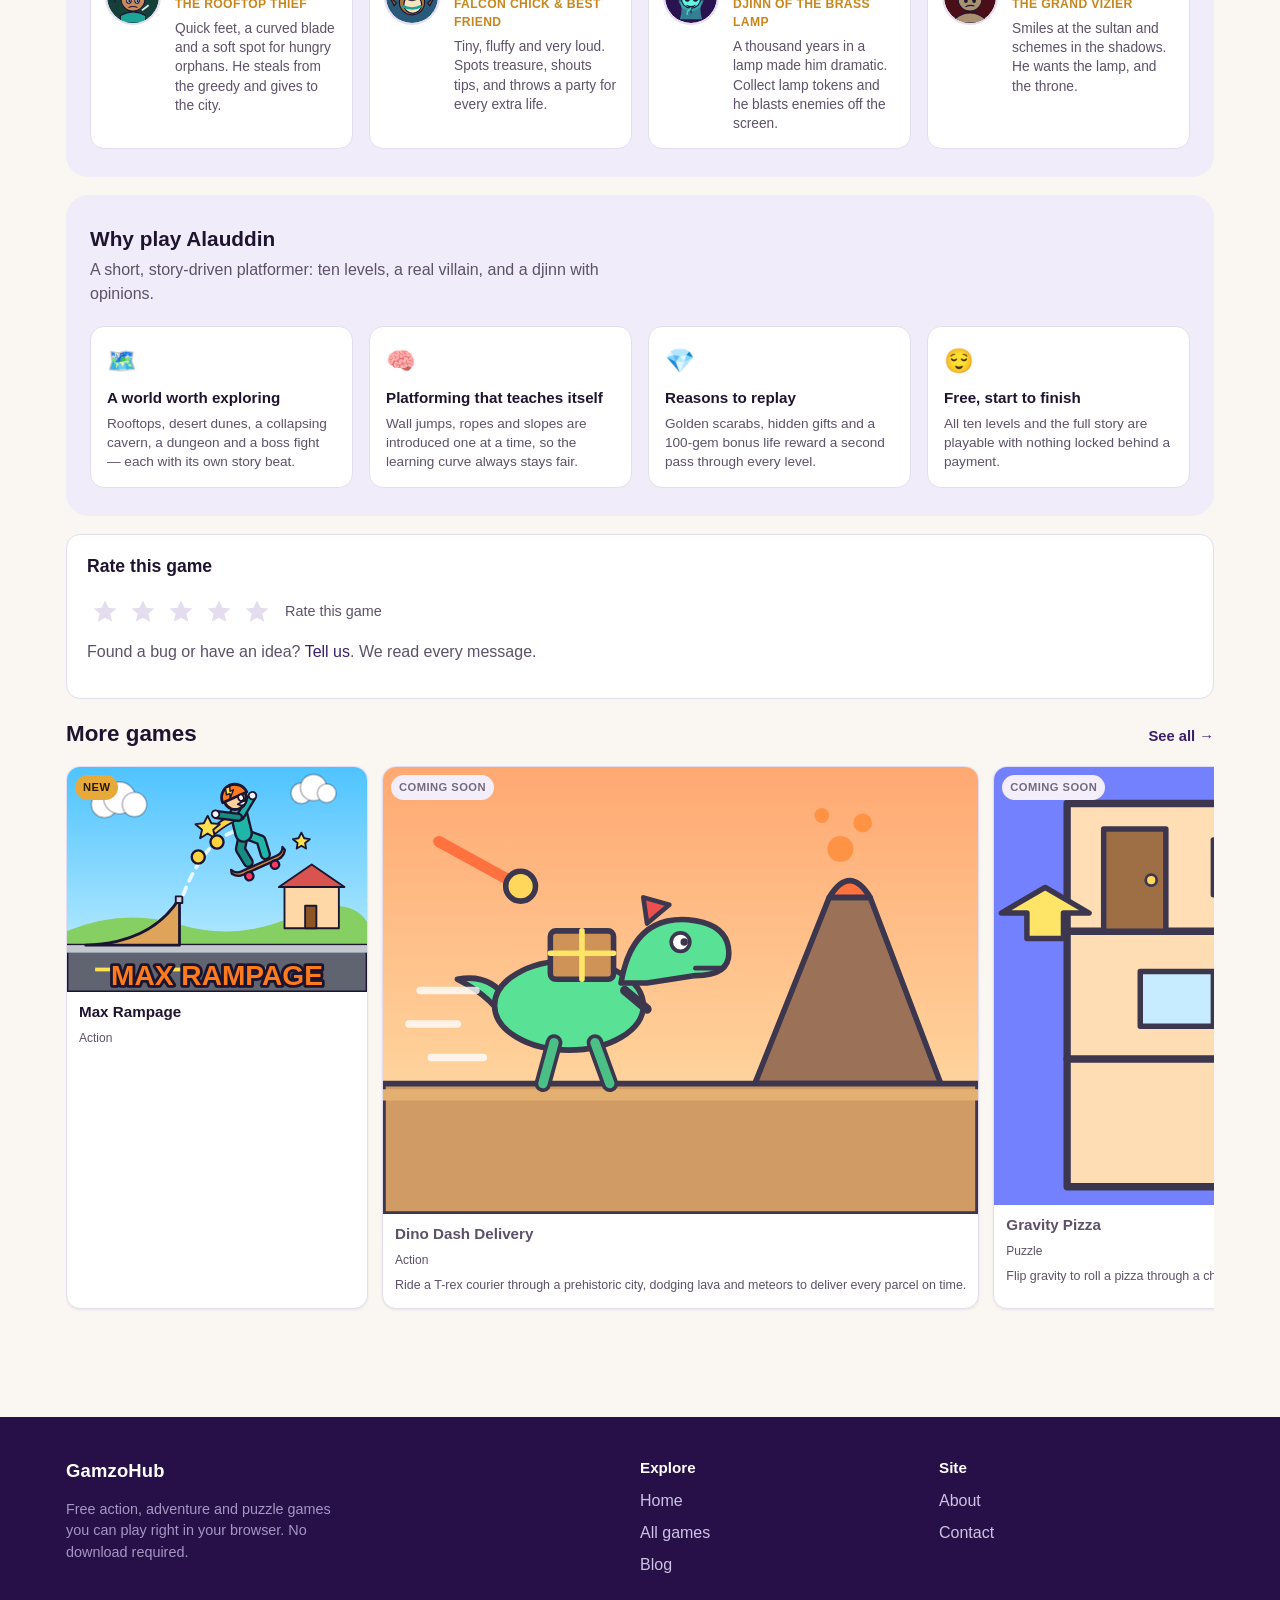
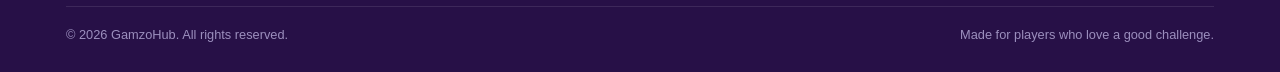
<file: play/alauddin/index.html>
<!doctype html>
<html lang="en">
<head>
<meta charset="utf-8">
<meta name="viewport" content="width=device-width, initial-scale=1">
<title>Play Alauddin Free Online — Arabian Nights Platformer | GamzoHub</title>
<meta name="description" content="Play Alauddin free online: run the rooftops as Alauddin, free the djinn and defeat the Serpent Vizier in this Arabian Nights platformer. No download needed.">
<meta property="og:type" content="website">
<meta property="og:site_name" content="GamzoHub">
<meta property="og:title" content="Play Alauddin Free Online — Arabian Nights Platformer | GamzoHub">
<meta property="og:description" content="Play Alauddin free online: run the rooftops as Alauddin, free the djinn and defeat the Serpent Vizier in this Arabian Nights platformer. No download needed.">
<meta property="og:url" content="https://gamzohub.com/play/alauddin/">
<meta name="twitter:card" content="summary">
<link rel="canonical" href="https://gamzohub.com/play/alauddin/">
<link rel="icon" href="/favicon.svg" type="image/svg+xml">
<link rel="stylesheet" href="/assets/css/style.css">
</head>
<body>
<a class="skip-link" href="#main">Skip to content</a>

<header class="site-header">
  <div class="container">
    <a class="brand" href="/">
      <svg class="lamp-icon" viewBox="0 0 24 24" fill="none" aria-hidden="true"><path d="M3 17c0 2 2 3 4 3h7c2 0 3-1 3-3 0-1.5-1.5-2.5-3-3l-2-1 2-1c2-1 3-2 3-3.5C17 6 14 5 11 5c-2 0-4 .7-5 2" stroke="#f2b94b" stroke-width="1.6" stroke-linecap="round"/><circle cx="19" cy="6" r="1.4" fill="#f2b94b"/></svg>
      GamzoHub
    </a>
    <nav class="nav-desktop" aria-label="Primary">
      <ul>
        <li><a href="/">Home</a></li>
        <li><a href="/games/">Games</a></li>
        <li><a href="/blog/">Blog</a></li>
        <li><a href="/about/">About</a></li>
        <li><a href="/contact/">Contact</a></li>
      </ul>
    </nav>
    <button class="nav-toggle" aria-label="Open menu" aria-expanded="false" aria-controls="mobile-nav">
      <svg viewBox="0 0 24 24" fill="none" stroke="currentColor" stroke-width="2" stroke-linecap="round"><path d="M4 7h16M4 12h16M4 17h16"/></svg>
    </button>
  </div>
</header>
<nav class="nav-mobile" id="mobile-nav" aria-label="Mobile">
  <ul>
    <li><a href="/">Home</a></li>
    <li><a href="/games/">Games</a></li>
    <li><a href="/blog/">Blog</a></li>
    <li><a href="/about/">About</a></li>
    <li><a href="/contact/">Contact</a></li>
  </ul>
</nav>

<main id="main">
  <div class="play-hero">
    <div class="container">
      <p class="breadcrumb"><a href="/">Home</a> / <a href="/games/">Games</a> / Alauddin</p>
      <h1>Alauddin — play free online</h1>
      <p class="tagline">Alauddin and the Brass Lamp: an Arabian Nights rooftop adventure in 10 levels.</p>
    </div>
  </div>

  <div class="container">
    <section class="game-stage game-stage--frame" aria-label="Alauddin game">
      <div class="game-frame-wrap">
        <iframe id="alauddin-frame" src="/games/alauddin/game.html" title="Alauddin — Alauddin and the Brass Lamp" allow="fullscreen; gamepad; autoplay" allowfullscreen></iframe>
      </div>
      <div class="game-frame-actions">
        <div><span class="text-muted">On a computer, click the game, then use the keyboard. On phones, use the on-screen buttons.</span></div>
        <button class="btn btn-secondary" id="alauddin-fullscreen" type="button">Fullscreen</button>
      </div>
    </section>

    <div id="live-widget-slot"></div>

    <section class="instructions-card">
      <h2>How to play Alauddin</h2>
      <ul class="controls-list">
        <li><kbd>←</kbd> <kbd>→</kbd> or <kbd>A</kbd> <kbd>D</kbd> — run</li>
        <li><kbd>Space</kbd> / <kbd>Z</kbd> — jump (press again mid-air to double jump, or at a wall to wall-jump)</li>
        <li><kbd>J</kbd> / <kbd>X</kbd> — sword, <kbd>K</kbd> / <kbd>C</kbd> — throw an apple</li>
        <li><kbd>L</kbd> / <kbd>Shift</kbd> — roll under blades, hold <kbd>↓</kbd> on slopes to slide</li>
        <li><kbd>↑</kbd> <kbd>↓</kbd> — climb ropes, <kbd>E</kbd> — Nazim's djinn blast, <kbd>P</kbd> — pause</li>
      </ul>
      <p class="text-muted">100 gems or every golden scarab in a level earns an extra life. Smash pots for apples, hearts and gifts. Read <a href="/blog/beat-alauddin-level-5/">how to beat Alauddin</a> for more tips.</p>
    </section>

    <section class="section-band" aria-labelledby="cast-heading">
      <h2 id="cast-heading">Meet the cast</h2>
      <p class="section-lede">Ten levels across Qasr al-Nur, and a handful of unforgettable characters along the way.</p>
      <div class="cast-grid">
        <article class="cast-card">
          <img src="/games/alauddin/cast-alauddin.svg" alt="" width="56" height="56" loading="lazy">
          <div><h3>Alauddin</h3><span class="cast-role">The Rooftop Thief</span><p>Quick feet, a curved blade and a soft spot for hungry orphans. He steals from the greedy and gives to the city.</p></div>
        </article>
        <article class="cast-card">
          <img src="/games/alauddin/cast-saqr.svg" alt="" width="56" height="56" loading="lazy">
          <div><h3>Saqr</h3><span class="cast-role">Falcon Chick &amp; Best Friend</span><p>Tiny, fluffy and very loud. Spots treasure, shouts tips, and throws a party for every extra life.</p></div>
        </article>
        <article class="cast-card">
          <img src="/games/alauddin/cast-nazim.svg" alt="" width="56" height="56" loading="lazy">
          <div><h3>Nazim</h3><span class="cast-role">Djinn of the Brass Lamp</span><p>A thousand years in a lamp made him dramatic. Collect lamp tokens and he blasts enemies off the screen.</p></div>
        </article>
        <article class="cast-card">
          <img src="/games/alauddin/cast-vizier.svg" alt="" width="56" height="56" loading="lazy">
          <div><h3>Malik Shahr</h3><span class="cast-role">The Grand Vizier</span><p>Smiles at the sultan and schemes in the shadows. He wants the lamp, and the throne.</p></div>
        </article>
      </div>
    </section>

    <section class="section-band" aria-labelledby="why-heading">
      <h2 id="why-heading">Why play Alauddin</h2>
      <p class="section-lede">A short, story-driven platformer: ten levels, a real villain, and a djinn with opinions.</p>
      <div class="benefits-grid">
        <div class="benefit-tile">
          <span class="benefit-icon" aria-hidden="true">🗺️</span>
          <h3>A world worth exploring</h3>
          <p>Rooftops, desert dunes, a collapsing cavern, a dungeon and a boss fight — each with its own story beat.</p>
        </div>
        <div class="benefit-tile">
          <span class="benefit-icon" aria-hidden="true">🧠</span>
          <h3>Platforming that teaches itself</h3>
          <p>Wall jumps, ropes and slopes are introduced one at a time, so the learning curve always stays fair.</p>
        </div>
        <div class="benefit-tile">
          <span class="benefit-icon" aria-hidden="true">💎</span>
          <h3>Reasons to replay</h3>
          <p>Golden scarabs, hidden gifts and a 100-gem bonus life reward a second pass through every level.</p>
        </div>
        <div class="benefit-tile">
          <span class="benefit-icon" aria-hidden="true">😌</span>
          <h3>Free, start to finish</h3>
          <p>All ten levels and the full story are playable with nothing locked behind a payment.</p>
        </div>
      </div>
    </section>

    <section class="info-card">
      <h2>Rate this game</h2>
      <div class="rating-widget" id="alauddin-rating">
        <div class="stars" role="group" aria-label="Rate Alauddin out of 5 stars">
          <button type="button" data-value="1" aria-label="1 star"><svg viewBox="0 0 24 24" fill="currentColor"><path d="M12 2l2.9 6.3 6.9.6-5.2 4.6 1.6 6.8L12 16.9 5.8 20.3l1.6-6.8L2.2 8.9l6.9-.6z"/></svg></button>
          <button type="button" data-value="2" aria-label="2 stars"><svg viewBox="0 0 24 24" fill="currentColor"><path d="M12 2l2.9 6.3 6.9.6-5.2 4.6 1.6 6.8L12 16.9 5.8 20.3l1.6-6.8L2.2 8.9l6.9-.6z"/></svg></button>
          <button type="button" data-value="3" aria-label="3 stars"><svg viewBox="0 0 24 24" fill="currentColor"><path d="M12 2l2.9 6.3 6.9.6-5.2 4.6 1.6 6.8L12 16.9 5.8 20.3l1.6-6.8L2.2 8.9l6.9-.6z"/></svg></button>
          <button type="button" data-value="4" aria-label="4 stars"><svg viewBox="0 0 24 24" fill="currentColor"><path d="M12 2l2.9 6.3 6.9.6-5.2 4.6 1.6 6.8L12 16.9 5.8 20.3l1.6-6.8L2.2 8.9l6.9-.6z"/></svg></button>
          <button type="button" data-value="5" aria-label="5 stars"><svg viewBox="0 0 24 24" fill="currentColor"><path d="M12 2l2.9 6.3 6.9.6-5.2 4.6 1.6 6.8L12 16.9 5.8 20.3l1.6-6.8L2.2 8.9l6.9-.6z"/></svg></button>
        </div>
        <span class="rating-summary">Rate this game</span>
      </div>
      <p class="text-muted" style="margin-top:10px;">Found a bug or have an idea? <a href="/contact/">Tell us</a>. We read every message.</p>
    </section>

    <section class="section" aria-labelledby="related-heading" style="padding-top:0;">
      <div class="section-head">
        <h2 id="related-heading">More games</h2>
        <a class="see-all" href="/games/">See all →</a>
      </div>
      <div class="related-strip" id="related-strip"></div>
    </section>
  </div>
</main>

<footer class="site-footer">
  <div class="container">
    <div class="footer-grid">
      <div class="footer-brand">
        <div class="brand" style="color:#fff;margin-bottom:8px;">GamzoHub</div>
        <p>Free action, adventure and puzzle games you can play right in your browser. No download required.</p>
      </div>
      <div>
        <h4>Explore</h4>
        <ul>
          <li><a href="/">Home</a></li>
          <li><a href="/games/">All games</a></li>
          <li><a href="/blog/">Blog</a></li>
        </ul>
      </div>
      <div>
        <h4>Site</h4>
        <ul>
          <li><a href="/about/">About</a></li>
          <li><a href="/contact/">Contact</a></li>
        </ul>
      </div>
    </div>
    <div class="footer-bottom">
      <span>&copy; 2026 GamzoHub. All rights reserved.</span>
      <span>Made for players who love a good challenge.</span>
    </div>
  </div>
</footer>

<script src="/assets/js/games-data.js"></script>
<script src="/assets/js/main.js"></script>
<script src="/assets/js/live-widget.js"></script>
<script>
  (function () {
    const strip = document.getElementById("related-strip");
    (window.GAMZOHUB_GAMES || [])
      .filter((g) => g.slug !== "alauddin")
      .forEach((g) => strip.appendChild(gamzohubCreateCard(g)));
    gamzohubInitRatingWidget(document.getElementById("alauddin-rating"), "alauddin");
    const frame = document.getElementById("alauddin-frame");
    document.getElementById("alauddin-fullscreen").addEventListener("click", function () {
      const req = frame.requestFullscreen || frame.webkitRequestFullscreen;
      // iOS Safari can't fullscreen an iframe, so open the game on its own page instead.
      if (!req || !(document.fullscreenEnabled || document.webkitFullscreenEnabled)) { window.location.href = "/games/alauddin/game.html"; return; }
      Promise.resolve(req.call(frame)).catch(function () { window.location.href = "/games/alauddin/game.html"; });
      frame.focus({ preventScroll: true });
    });
    frame.addEventListener("load", function () { frame.focus({ preventScroll: true }); });
  })();
</script>
</body>
</html>
</file>
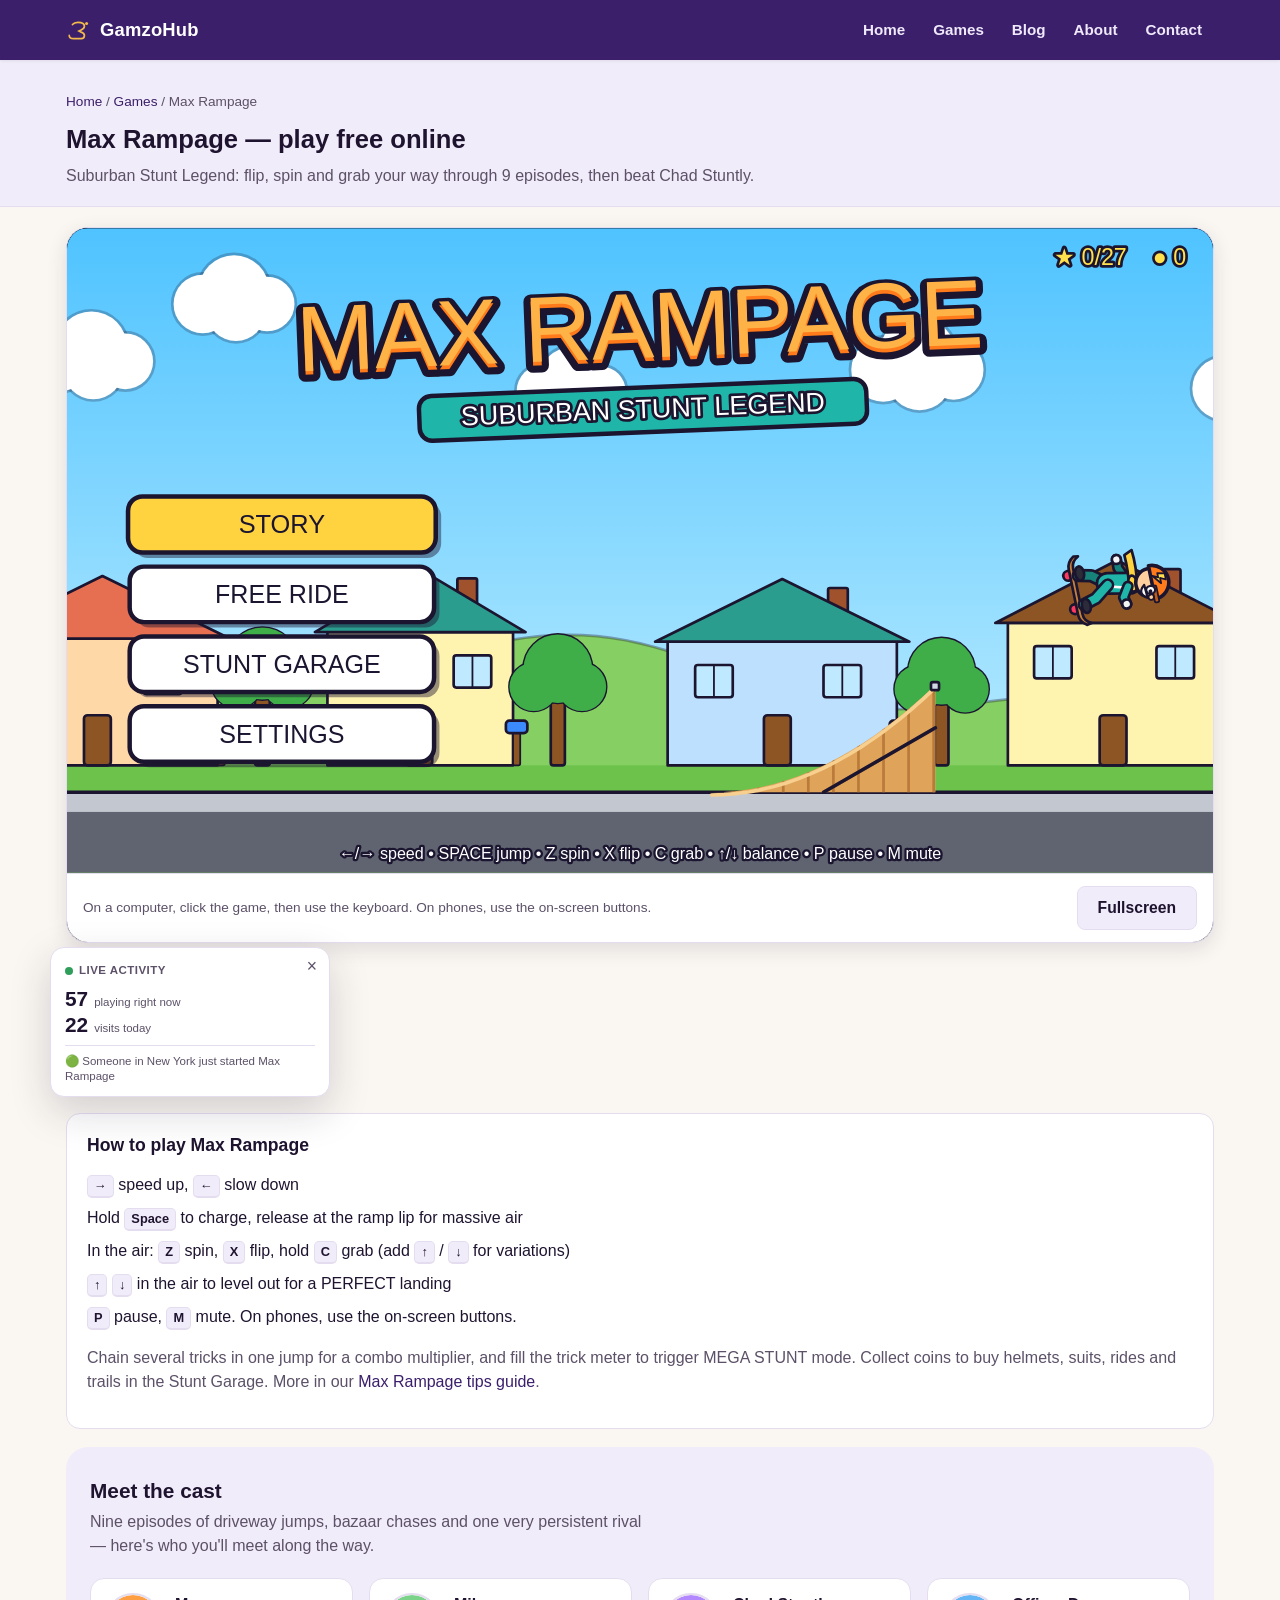
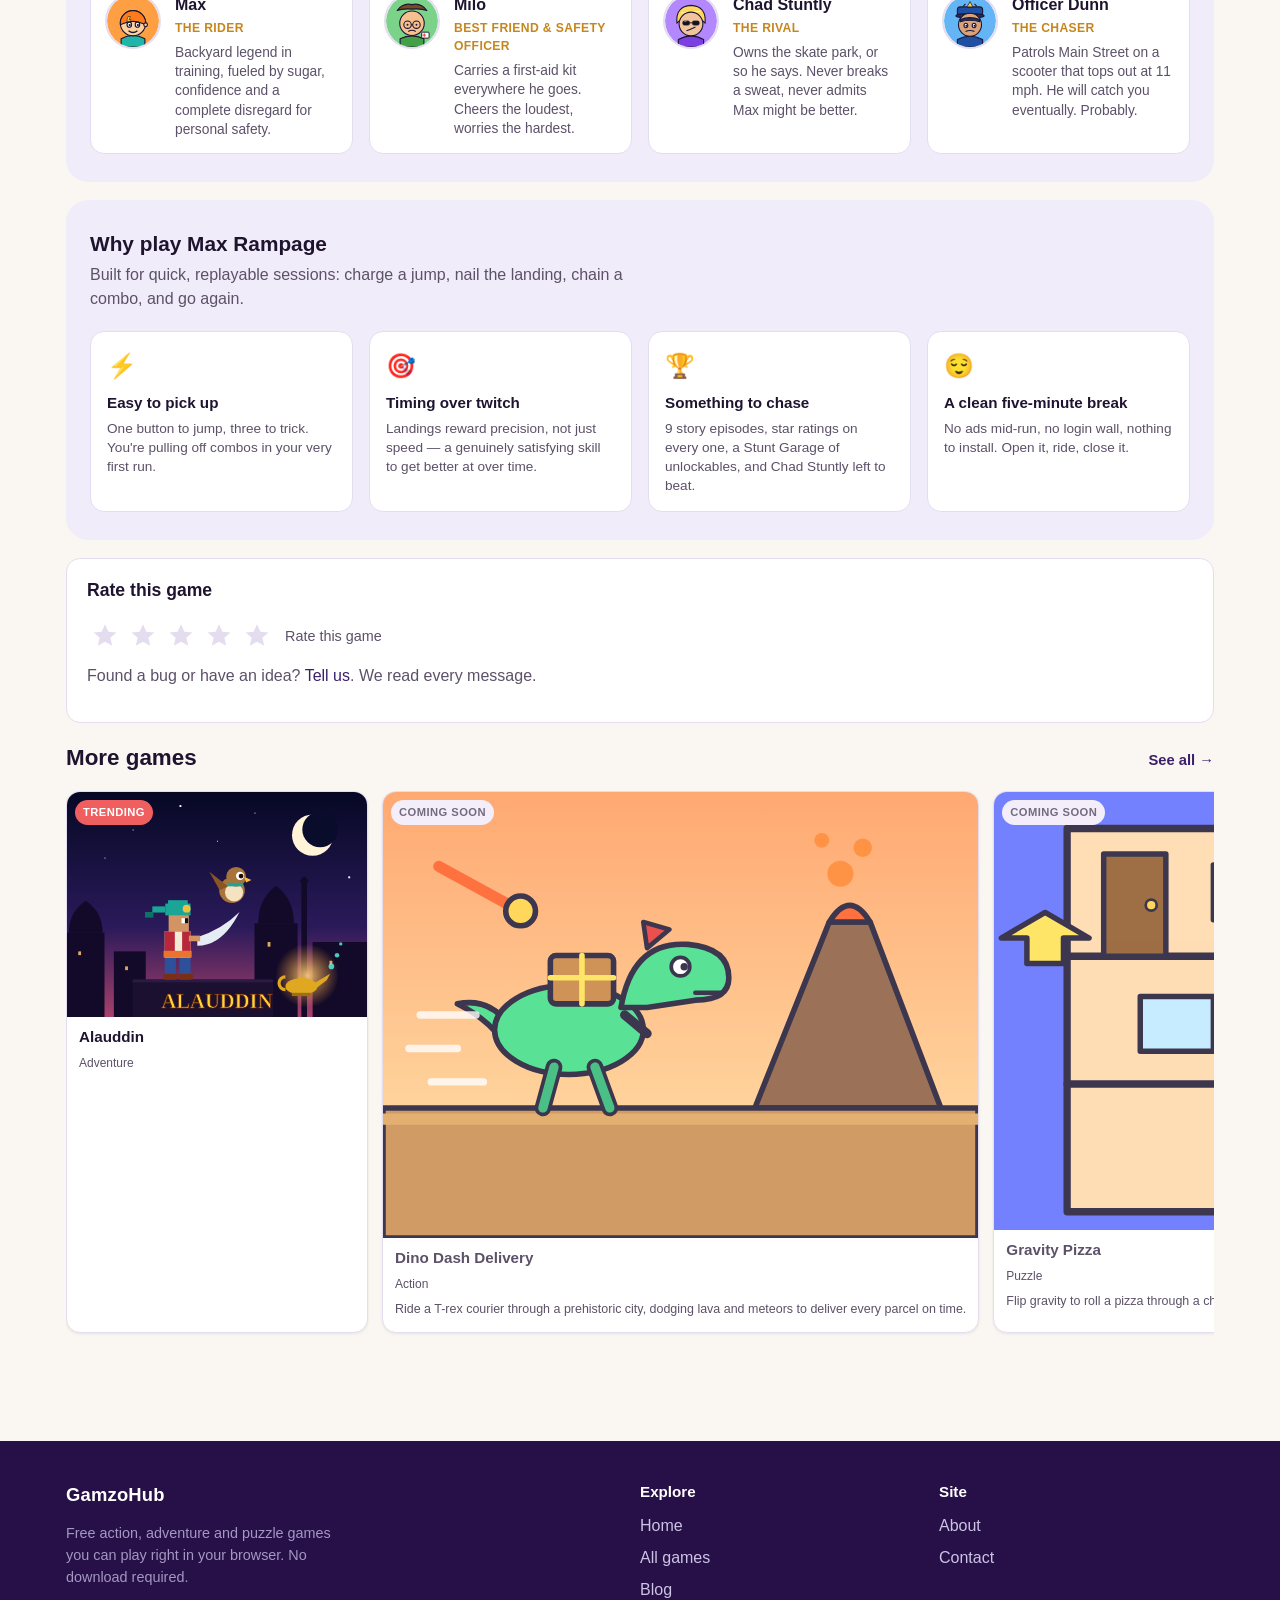
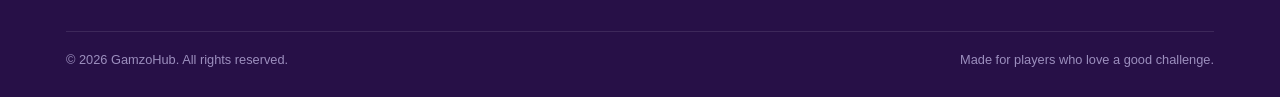
<file: play/max-rampage/index.html>
<!doctype html>
<html lang="en">
<head>
<meta charset="utf-8">
<meta name="viewport" content="width=device-width, initial-scale=1">
<title>Play Max Rampage Free Online — Suburban Stunt Game | GamzoHub</title>
<meta name="description" content="Play Max Rampage free online: pull flips, spins and grabs on skateboards, bikes and go-karts across 9 suburban stunt episodes. No download needed.">
<meta property="og:type" content="website">
<meta property="og:site_name" content="GamzoHub">
<meta property="og:title" content="Play Max Rampage Free Online — Suburban Stunt Game | GamzoHub">
<meta property="og:description" content="Play Max Rampage free online: pull flips, spins and grabs on skateboards, bikes and go-karts across 9 suburban stunt episodes. No download needed.">
<meta property="og:url" content="https://gamzohub.com/play/max-rampage/">
<meta name="twitter:card" content="summary">
<link rel="canonical" href="https://gamzohub.com/play/max-rampage/">
<link rel="icon" href="/favicon.svg" type="image/svg+xml">
<link rel="stylesheet" href="/assets/css/style.css">
</head>
<body>
<a class="skip-link" href="#main">Skip to content</a>

<header class="site-header">
  <div class="container">
    <a class="brand" href="/">
      <svg class="lamp-icon" viewBox="0 0 24 24" fill="none" aria-hidden="true"><path d="M3 17c0 2 2 3 4 3h7c2 0 3-1 3-3 0-1.5-1.5-2.5-3-3l-2-1 2-1c2-1 3-2 3-3.5C17 6 14 5 11 5c-2 0-4 .7-5 2" stroke="#f2b94b" stroke-width="1.6" stroke-linecap="round"/><circle cx="19" cy="6" r="1.4" fill="#f2b94b"/></svg>
      GamzoHub
    </a>
    <nav class="nav-desktop" aria-label="Primary">
      <ul>
        <li><a href="/">Home</a></li>
        <li><a href="/games/">Games</a></li>
        <li><a href="/blog/">Blog</a></li>
        <li><a href="/about/">About</a></li>
        <li><a href="/contact/">Contact</a></li>
      </ul>
    </nav>
    <button class="nav-toggle" aria-label="Open menu" aria-expanded="false" aria-controls="mobile-nav">
      <svg viewBox="0 0 24 24" fill="none" stroke="currentColor" stroke-width="2" stroke-linecap="round"><path d="M4 7h16M4 12h16M4 17h16"/></svg>
    </button>
  </div>
</header>
<nav class="nav-mobile" id="mobile-nav" aria-label="Mobile">
  <ul>
    <li><a href="/">Home</a></li>
    <li><a href="/games/">Games</a></li>
    <li><a href="/blog/">Blog</a></li>
    <li><a href="/about/">About</a></li>
    <li><a href="/contact/">Contact</a></li>
  </ul>
</nav>

<main id="main">
  <div class="play-hero">
    <div class="container">
      <p class="breadcrumb"><a href="/">Home</a> / <a href="/games/">Games</a> / Max Rampage</p>
      <h1>Max Rampage — play free online</h1>
      <p class="tagline">Suburban Stunt Legend: flip, spin and grab your way through 9 episodes, then beat Chad Stuntly.</p>
    </div>
  </div>

  <div class="container">
    <section class="game-stage game-stage--frame" aria-label="Max Rampage game">
      <div class="game-frame-wrap game-frame-wrap--wide">
        <iframe id="mr-frame" src="/games/max-rampage/game.html" title="Max Rampage — Suburban Stunt Legend" allow="fullscreen; gamepad; autoplay" allowfullscreen></iframe>
      </div>
      <div class="game-frame-actions">
        <div><p class="rotate-hint">Turn your phone sideways for the best view.</p><span class="text-muted">On a computer, click the game, then use the keyboard. On phones, use the on-screen buttons.</span></div>
        <button class="btn btn-secondary" id="mr-fullscreen" type="button">Fullscreen</button>
      </div>
    </section>

    <div id="live-widget-slot"></div>

    <section class="instructions-card">
      <h2>How to play Max Rampage</h2>
      <ul class="controls-list">
        <li><kbd>→</kbd> speed up, <kbd>←</kbd> slow down</li>
        <li>Hold <kbd>Space</kbd> to charge, release at the ramp lip for massive air</li>
        <li>In the air: <kbd>Z</kbd> spin, <kbd>X</kbd> flip, hold <kbd>C</kbd> grab (add <kbd>↑</kbd> / <kbd>↓</kbd> for variations)</li>
        <li><kbd>↑</kbd> <kbd>↓</kbd> in the air to level out for a PERFECT landing</li>
        <li><kbd>P</kbd> pause, <kbd>M</kbd> mute. On phones, use the on-screen buttons.</li>
      </ul>
      <p class="text-muted">Chain several tricks in one jump for a combo multiplier, and fill the trick meter to trigger MEGA STUNT mode. Collect coins to buy helmets, suits, rides and trails in the Stunt Garage. More in our <a href="/blog/max-rampage-tips/">Max Rampage tips guide</a>.</p>
    </section>

    <section class="section-band" aria-labelledby="cast-heading">
      <h2 id="cast-heading">Meet the cast</h2>
      <p class="section-lede">Nine episodes of driveway jumps, bazaar chases and one very persistent rival — here's who you'll meet along the way.</p>
      <div class="cast-grid">
        <article class="cast-card">
          <img src="/games/max-rampage/cast-max.svg" alt="" width="56" height="56" loading="lazy">
          <div><h3>Max</h3><span class="cast-role">The Rider</span><p>Backyard legend in training, fueled by sugar, confidence and a complete disregard for personal safety.</p></div>
        </article>
        <article class="cast-card">
          <img src="/games/max-rampage/cast-milo.svg" alt="" width="56" height="56" loading="lazy">
          <div><h3>Milo</h3><span class="cast-role">Best Friend &amp; Safety Officer</span><p>Carries a first-aid kit everywhere he goes. Cheers the loudest, worries the hardest.</p></div>
        </article>
        <article class="cast-card">
          <img src="/games/max-rampage/cast-chad.svg" alt="" width="56" height="56" loading="lazy">
          <div><h3>Chad Stuntly</h3><span class="cast-role">The Rival</span><p>Owns the skate park, or so he says. Never breaks a sweat, never admits Max might be better.</p></div>
        </article>
        <article class="cast-card">
          <img src="/games/max-rampage/cast-dunn.svg" alt="" width="56" height="56" loading="lazy">
          <div><h3>Officer Dunn</h3><span class="cast-role">The Chaser</span><p>Patrols Main Street on a scooter that tops out at 11 mph. He will catch you eventually. Probably.</p></div>
        </article>
      </div>
    </section>

    <section class="section-band" aria-labelledby="why-heading">
      <h2 id="why-heading">Why play Max Rampage</h2>
      <p class="section-lede">Built for quick, replayable sessions: charge a jump, nail the landing, chain a combo, and go again.</p>
      <div class="benefits-grid">
        <div class="benefit-tile">
          <span class="benefit-icon" aria-hidden="true">⚡</span>
          <h3>Easy to pick up</h3>
          <p>One button to jump, three to trick. You're pulling off combos in your very first run.</p>
        </div>
        <div class="benefit-tile">
          <span class="benefit-icon" aria-hidden="true">🎯</span>
          <h3>Timing over twitch</h3>
          <p>Landings reward precision, not just speed — a genuinely satisfying skill to get better at over time.</p>
        </div>
        <div class="benefit-tile">
          <span class="benefit-icon" aria-hidden="true">🏆</span>
          <h3>Something to chase</h3>
          <p>9 story episodes, star ratings on every one, a Stunt Garage of unlockables, and Chad Stuntly left to beat.</p>
        </div>
        <div class="benefit-tile">
          <span class="benefit-icon" aria-hidden="true">😌</span>
          <h3>A clean five-minute break</h3>
          <p>No ads mid-run, no login wall, nothing to install. Open it, ride, close it.</p>
        </div>
      </div>
    </section>

    <section class="info-card">
      <h2>Rate this game</h2>
      <div class="rating-widget" id="mr-rating">
        <div class="stars" role="group" aria-label="Rate Max Rampage out of 5 stars">
          <button type="button" data-value="1" aria-label="1 star"><svg viewBox="0 0 24 24" fill="currentColor"><path d="M12 2l2.9 6.3 6.9.6-5.2 4.6 1.6 6.8L12 16.9 5.8 20.3l1.6-6.8L2.2 8.9l6.9-.6z"/></svg></button>
          <button type="button" data-value="2" aria-label="2 stars"><svg viewBox="0 0 24 24" fill="currentColor"><path d="M12 2l2.9 6.3 6.9.6-5.2 4.6 1.6 6.8L12 16.9 5.8 20.3l1.6-6.8L2.2 8.9l6.9-.6z"/></svg></button>
          <button type="button" data-value="3" aria-label="3 stars"><svg viewBox="0 0 24 24" fill="currentColor"><path d="M12 2l2.9 6.3 6.9.6-5.2 4.6 1.6 6.8L12 16.9 5.8 20.3l1.6-6.8L2.2 8.9l6.9-.6z"/></svg></button>
          <button type="button" data-value="4" aria-label="4 stars"><svg viewBox="0 0 24 24" fill="currentColor"><path d="M12 2l2.9 6.3 6.9.6-5.2 4.6 1.6 6.8L12 16.9 5.8 20.3l1.6-6.8L2.2 8.9l6.9-.6z"/></svg></button>
          <button type="button" data-value="5" aria-label="5 stars"><svg viewBox="0 0 24 24" fill="currentColor"><path d="M12 2l2.9 6.3 6.9.6-5.2 4.6 1.6 6.8L12 16.9 5.8 20.3l1.6-6.8L2.2 8.9l6.9-.6z"/></svg></button>
        </div>
        <span class="rating-summary">Rate this game</span>
      </div>
      <p class="text-muted" style="margin-top:10px;">Found a bug or have an idea? <a href="/contact/">Tell us</a>. We read every message.</p>
    </section>

    <section class="section" aria-labelledby="related-heading" style="padding-top:0;">
      <div class="section-head">
        <h2 id="related-heading">More games</h2>
        <a class="see-all" href="/games/">See all →</a>
      </div>
      <div class="related-strip" id="related-strip"></div>
    </section>
  </div>
</main>

<footer class="site-footer">
  <div class="container">
    <div class="footer-grid">
      <div class="footer-brand">
        <div class="brand" style="color:#fff;margin-bottom:8px;">GamzoHub</div>
        <p>Free action, adventure and puzzle games you can play right in your browser. No download required.</p>
      </div>
      <div>
        <h4>Explore</h4>
        <ul>
          <li><a href="/">Home</a></li>
          <li><a href="/games/">All games</a></li>
          <li><a href="/blog/">Blog</a></li>
        </ul>
      </div>
      <div>
        <h4>Site</h4>
        <ul>
          <li><a href="/about/">About</a></li>
          <li><a href="/contact/">Contact</a></li>
        </ul>
      </div>
    </div>
    <div class="footer-bottom">
      <span>&copy; 2026 GamzoHub. All rights reserved.</span>
      <span>Made for players who love a good challenge.</span>
    </div>
  </div>
</footer>

<script src="/assets/js/games-data.js"></script>
<script src="/assets/js/main.js"></script>
<script src="/assets/js/live-widget.js"></script>
<script>
  (function () {
    const strip = document.getElementById("related-strip");
    (window.GAMZOHUB_GAMES || [])
      .filter((g) => g.slug !== "max-rampage")
      .forEach((g) => strip.appendChild(gamzohubCreateCard(g)));
    gamzohubInitRatingWidget(document.getElementById("mr-rating"), "max-rampage");
    const frame = document.getElementById("mr-frame");
    document.getElementById("mr-fullscreen").addEventListener("click", function () {
      const req = frame.requestFullscreen || frame.webkitRequestFullscreen;
      // iOS Safari can't fullscreen an iframe, so open the game on its own page instead.
      if (!req || !(document.fullscreenEnabled || document.webkitFullscreenEnabled)) { window.location.href = "/games/max-rampage/game.html"; return; }
      Promise.resolve(req.call(frame)).catch(function () { window.location.href = "/games/max-rampage/game.html"; });
      frame.focus({ preventScroll: true });
    });
    frame.addEventListener("load", function () { frame.focus({ preventScroll: true }); });
  })();
</script>
</body>
</html>
</file>
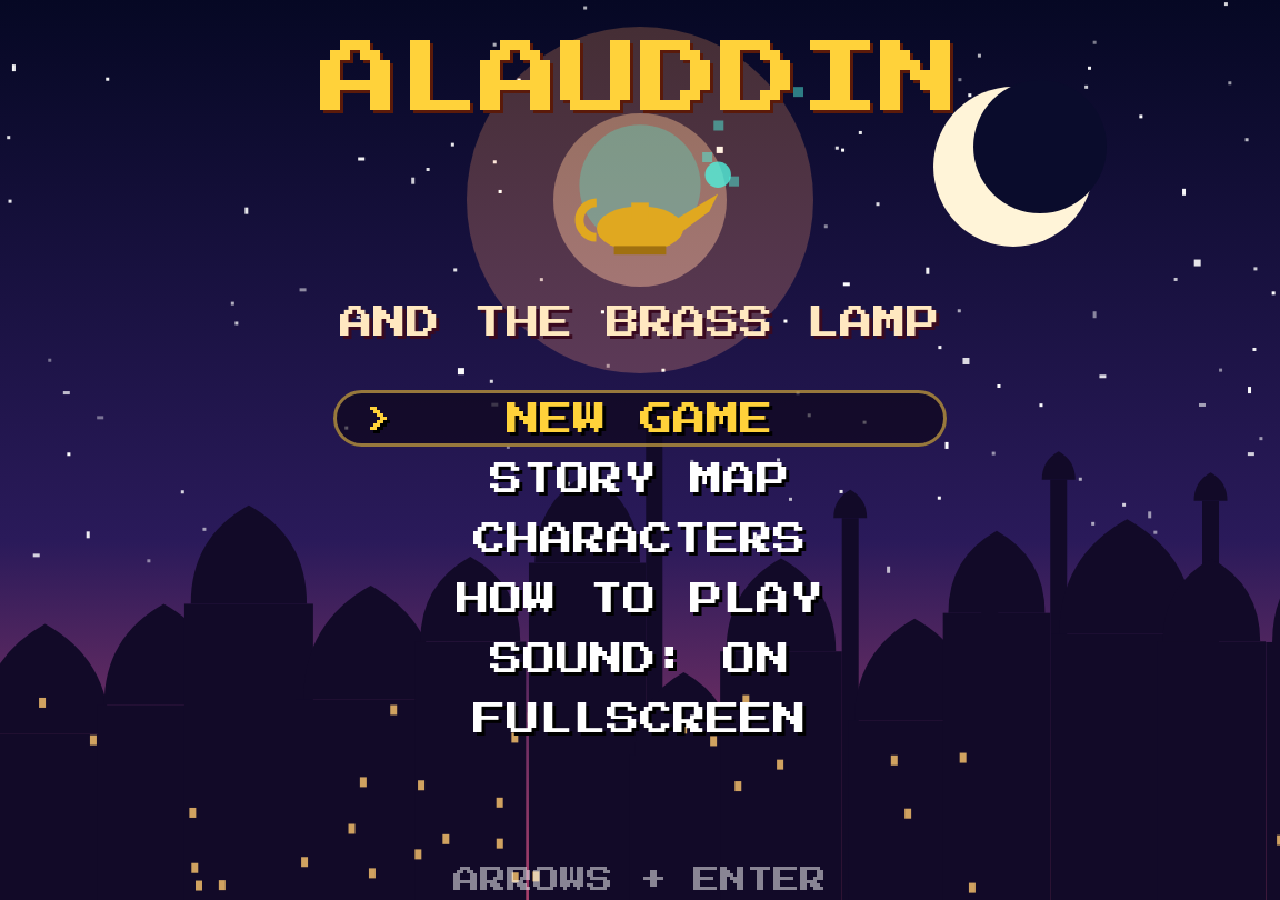
<file: games/alauddin/game.html>
<!DOCTYPE html>
<html lang="en">
<head>
<meta charset="utf-8">
<meta name="viewport" content="width=device-width,initial-scale=1,maximum-scale=1,user-scalable=no">
<title>Alauddin and the Brass Lamp</title>
<link rel="preconnect" href="https://fonts.googleapis.com">
<link href="https://fonts.googleapis.com/css2?family=Press+Start+2P&display=swap" rel="stylesheet">
<style>
html,body{margin:0;height:100%;background:#0d0716;overflow:hidden;touch-action:none;-webkit-user-select:none;user-select:none;-webkit-touch-callout:none;-webkit-tap-highlight-color:transparent}
#wrap{position:fixed;inset:0;display:flex;align-items:center;justify-content:center}
canvas{display:block;image-rendering:pixelated;image-rendering:crisp-edges;background:#000;box-shadow:0 0 30px rgba(0,0,0,.6)}
#touch{position:fixed;inset:0;pointer-events:none;display:none}
#touch.on{display:block}
.btn{position:absolute;box-sizing:border-box;border-radius:50%;background:radial-gradient(circle at 35% 30%,rgba(255,236,190,.22),rgba(30,12,40,.28) 70%);border:2px solid rgba(240,196,96,.55);box-shadow:0 2px 10px rgba(0,0,0,.35),inset 0 0 0 1px rgba(255,255,255,.08);color:rgba(255,244,220,.95);font:800 13px system-ui,-apple-system,sans-serif;letter-spacing:.5px;display:flex;align-items:center;justify-content:center;pointer-events:none;text-shadow:0 1px 3px #000;transition:transform .06s,background .06s;backdrop-filter:blur(1px)}
.btn.p{background:radial-gradient(circle at 35% 30%,rgba(255,220,120,.75),rgba(200,120,30,.55) 75%);transform:scale(.9);border-color:#ffe08a}
</style>
</head>
<body>
<div id="wrap"><canvas id="c"></canvas></div>
<div id="touch">
  <div class="btn big" id="bL">◀</div>
  <div class="btn big" id="bR">▶</div>
  <div class="btn" id="bD">▼</div>
  <div class="btn" id="bU">▲</div>
  <div class="btn big" id="bJ">JUMP</div>
  <div class="btn" id="bA">⚔️</div>
  <div class="btn" id="bT">🍎</div>
  <div class="btn" id="bRo">ROLL</div>
  <div class="btn" id="bDj">✨</div>
</div>
<script>
'use strict';
// =============================================================
//  ALAUDDIN AND THE BRASS LAMP  —  an original Arabian Nights platformer
// =============================================================
const TS=16, VH=270, GRAV=0.38, MAXF=7.5;
let VW=480, Z=1, viewW=480, viewH=270, baseZ=1, HS=1;
const cv=document.getElementById('c'); let ctx=cv.getContext('2d'); const MAINCTX=ctx;
function setZoom(){ Z=baseZ; if(L&&L.def.boss) Z=Math.min(baseZ,VW/480); viewW=VW/Z; viewH=VH/Z; }
let K=2;
const FONT='"Press Start 2P", monospace';
const clamp=(v,a,b)=>v<a?a:v>b?b:v;
const ov=(a,b)=>a.x<b.x+b.w&&a.x+a.w>b.x&&a.y<b.y+b.h&&a.y+a.h>b.y;
const inR=(p,r)=>p.x>=r.x&&p.x<=r.x+r.w&&p.y>=r.y&&p.y<=r.y+r.h;
function mulberry(s){return function(){s|=0;s=s+0x6D2B79F5|0;let t=Math.imul(s^s>>>15,1|s);t=t+Math.imul(t^t>>>7,61|t)^t;return((t^t>>>14)>>>0)/4294967296;};}
const rnd=(a,b)=>a+Math.random()*(b-a);

// ---------------- SAVE ----------------
let SAVE={unlocked:0,best:{},muted:false,tips:{},seenCast:false};
try{const s=JSON.parse(localStorage.getItem('zahir_lamp_v3')||'null'); if(s) SAVE=Object.assign(SAVE,s);}catch(e){}
function save(){try{localStorage.setItem('zahir_lamp_v3',JSON.stringify(SAVE));}catch(e){}}

// ---------------- INPUT ----------------
const ACTS=['left','right','up','down','jump','slash','throw','roll','djinn','pause','confirm','mute'];
const keys={}, latch={}, I={}, PI={};
ACTS.forEach(a=>{I[a]=false;PI[a]=false;});
const KEYMAP={ArrowLeft:'left',KeyA:'left',ArrowRight:'right',KeyD:'right',ArrowDown:'down',KeyS:'down',ArrowUp:'up',KeyW:'up',Space:'jump',KeyZ:'jump',KeyJ:'slash',KeyX:'slash',KeyK:'throw',KeyC:'throw',KeyL:'roll',ShiftLeft:'roll',ShiftRight:'roll',KeyE:'djinn',KeyP:'pause',Escape:'pause',Enter:'confirm',KeyM:'mute'};
addEventListener('keydown',e=>{const a=KEYMAP[e.code]; if(a){ if(!keys[a]) latch[a]=true; keys[a]=true; e.preventDefault(); } initAudio();});
addEventListener('keyup',e=>{const a=KEYMAP[e.code]; if(a) keys[a]=false;});
let touchSet=new Set(); const taps=[]; let isTouch=false;
const BTN={L:'left',R:'right',U:'up',D:'down',J:'jump',A:'slash',T:'throw',Ro:'roll',Dj:'djinn'};
const btnEls={}; for(const id in BTN) btnEls[id]=document.getElementById('b'+id);
const touchEl=document.getElementById('touch');
function toLogical(cx,cy){const r=cv.getBoundingClientRect();return{x:(cx-r.left)/r.width*VW,y:(cy-r.top)/r.height*VH};}
function handleTouches(e){
  e.preventDefault(); if(!isTouch){isTouch=true; layoutTouch();} initAudio();
  const s=new Set();
  if(touchEl.classList.contains('on')){
    for(const t of e.touches){
      for(const id in BTN){ const el=btnEls[id]; if(el.style.display==='none') continue;
        const r=el.getBoundingClientRect(); const pad=(id==='L'||id==='R')?16:8;
        if(t.clientX>=r.left-pad&&t.clientX<=r.right+pad&&t.clientY>=r.top-pad&&t.clientY<=r.bottom+pad) s.add(BTN[id]);
      }
    }
  }
  for(const a of s) if(!touchSet.has(a)) latch[a]=true;
  touchSet=s; for(const id in btnEls) btnEls[id].classList.toggle('p',s.has(BTN[id]));
  if(e.type==='touchstart') for(const t of e.changedTouches) taps.push(toLogical(t.clientX,t.clientY));
}
['touchstart','touchmove','touchend','touchcancel'].forEach(ev=>addEventListener(ev,handleTouches,{passive:false}));
addEventListener('mousedown',e=>{initAudio(); taps.push(toLogical(e.clientX,e.clientY));});
function pollInput(){
  for(const a of ACTS) PI[a]=I[a];
  for(const a of ACTS) I[a]=!!keys[a]||touchSet.has(a)||!!latch[a];
  for(const a in latch) latch[a]=false;
  try{ const gps=navigator.getGamepads?navigator.getGamepads():[]; for(const gp of gps){ if(!gp) continue; const b=i=>gp.buttons[i]&&gp.buttons[i].pressed;
    if(gp.axes[0]<-.4||b(14)) I.left=true; if(gp.axes[0]>.4||b(15)) I.right=true; if(gp.axes[1]>.5||b(13)) I.down=true; if(gp.axes[1]<-.5||b(12)) I.up=true;
    if(b(0)) I.jump=true; if(b(2)) I.slash=true; if(b(1)) I.throw=true; if(b(3)||b(4)) I.roll=true; if(b(5)) I.djinn=true; if(b(9)) I.pause=true; } }catch(e){}
}
const pr=a=>I[a]&&!PI[a];

// ---------------- AUDIO ENGINE ----------------
let AC=null,MG=null,SG=null,MASTER=null,REV=null,noiseBuf=null,MB=null,muted=!!SAVE.muted;
function makeIR(sec,decay){ const len=AC.sampleRate*sec|0, b=AC.createBuffer(2,len,AC.sampleRate); for(let c=0;c<2;c++){ const d=b.getChannelData(c); for(let i=0;i<len;i++) d[i]=(Math.random()*2-1)*Math.pow(1-i/len,decay); } return b; }
function initAudio(){
  if(!AC){ try{ AC=new (window.AudioContext||window.webkitAudioContext)();
    const comp=AC.createDynamicsCompressor(); comp.threshold.value=-16; comp.ratio.value=4; comp.attack.value=.004; comp.release.value=.2; comp.connect(AC.destination);
    MASTER=AC.createGain(); MASTER.gain.value=muted?0:.95; MASTER.connect(comp);
    REV=AC.createConvolver(); REV.buffer=makeIR(2.4,3.2); const rg=AC.createGain(); rg.gain.value=.35; REV.connect(rg); rg.connect(MASTER);
    MG=AC.createGain(); MG.gain.value=.5; MG.connect(MASTER); const ms=AC.createGain(); ms.gain.value=.55; MG.connect(ms); ms.connect(REV);
    SG=AC.createGain(); SG.gain.value=.75; SG.connect(MASTER); const ss=AC.createGain(); ss.gain.value=.2; SG.connect(ss); ss.connect(REV);
    MB=AC.createGain(); MB.connect(MG);
    noiseBuf=AC.createBuffer(1,AC.sampleRate|0,AC.sampleRate); const d=noiseBuf.getChannelData(0); for(let i=0;i<d.length;i++) d[i]=Math.random()*2-1;
    mus.next=AC.currentTime+.1; if(mus.track>=0){ const id=mus.track; mus.track=-9; playMusic(id); } }catch(e){AC=null;} }
  if(AC&&AC.state==='suspended') AC.resume().catch(()=>{});
}
function setMute(m){muted=m; SAVE.muted=m; save(); if(MASTER) MASTER.gain.value=m?0:.95;}
function osc(type,f0,f1,dur,vol,dest,t0){ if(!AC) return; const t=t0||AC.currentTime; const o=AC.createOscillator(),g=AC.createGain(); o.type=type; o.frequency.setValueAtTime(f0,t); if(f1) o.frequency.exponentialRampToValueAtTime(f1,t+dur);
  g.gain.setValueAtTime(.0001,t); g.gain.linearRampToValueAtTime(vol,t+.005); g.gain.exponentialRampToValueAtTime(.0001,t+dur); o.connect(g); g.connect(dest||SG); o.start(t); o.stop(t+dur+.03); }
function noise(dur,vol,ft,fq,dest,t0,fq2,q){ if(!AC) return; const t=t0||AC.currentTime; const s=AC.createBufferSource(); s.buffer=noiseBuf; s.playbackRate.value=.8+Math.random()*.4; const f=AC.createBiquadFilter(); f.type=ft||'highpass'; f.frequency.setValueAtTime(fq||1000,t); if(fq2) f.frequency.exponentialRampToValueAtTime(fq2,t+dur); if(q) f.Q.value=q;
  const g=AC.createGain(); g.gain.setValueAtTime(vol,t); g.gain.exponentialRampToValueAtTime(.0001,t+dur); s.connect(f); f.connect(g); g.connect(dest||SG); s.start(t,Math.random()*.5); s.stop(t+dur+.03); }
// ---- instruments ----
function oud(f,t,dur,v,dest){ const lp=AC.createBiquadFilter(), g=AC.createGain(); lp.type='lowpass'; lp.Q.value=5; lp.frequency.setValueAtTime(Math.min(9000,f*9),t); lp.frequency.exponentialRampToValueAtTime(Math.max(250,f*1.4),t+.3);
  for(const [ty,det,gv] of [['sawtooth',-6,.45],['triangle',5,.55],['square',0,.12]]){ const o=AC.createOscillator(); o.type=ty; o.frequency.value=f; o.detune.value=det; const og=AC.createGain(); og.gain.value=gv; o.connect(og); og.connect(lp); o.start(t); o.stop(t+dur+.6); }
  lp.connect(g); g.connect(dest||MB); g.gain.setValueAtTime(.0001,t); g.gain.linearRampToValueAtTime(v,t+.003); g.gain.exponentialRampToValueAtTime(v*.3,t+.09); g.gain.exponentialRampToValueAtTime(.0001,t+Math.max(.3,dur)+.4); }
function ney(f,t,dur,v,dest){ const o=AC.createOscillator(), o2=AC.createOscillator(), g=AC.createGain(), g2=AC.createGain(), lfo=AC.createOscillator(), lg=AC.createGain();
  o.type='sine'; o2.type='triangle'; o.frequency.value=f; o2.frequency.value=f*2; g2.gain.value=.1; lfo.frequency.value=5.3;
  lg.gain.setValueAtTime(0,t); lg.gain.linearRampToValueAtTime(f*.013,t+Math.min(dur,.4)); lfo.connect(lg); lg.connect(o.frequency); lg.connect(o2.frequency);
  o.connect(g); o2.connect(g2); g2.connect(g); g.connect(dest||MB);
  g.gain.setValueAtTime(.0001,t); g.gain.linearRampToValueAtTime(v,t+.07); g.gain.setValueAtTime(v*.85,t+Math.max(.08,dur-.04)); g.gain.exponentialRampToValueAtTime(.0001,t+dur+.2);
  for(const x of [o,o2,lfo]){ x.start(t); x.stop(t+dur+.3); }
  noise(Math.min(.14,dur),v*.3,'bandpass',f*2.2,dest||MB,t,0,6); }
function qanun(f,t,v,dest){ const o=AC.createOscillator(), g=AC.createGain(), hp=AC.createBiquadFilter(); hp.type='highpass'; hp.frequency.value=400; o.type='square'; o.frequency.value=f; o.connect(hp); hp.connect(g); g.connect(dest||MB);
  g.gain.setValueAtTime(.0001,t); g.gain.linearRampToValueAtTime(v,t+.002); g.gain.exponentialRampToValueAtTime(.0001,t+.35); o.start(t); o.stop(t+.4); }
function bassN(f,t,dur,v){ osc('triangle',f,0,dur,v,MB,t); osc('sine',f*.5,0,dur*.7,v*.9,MB,t); }
function pad(f,t,dur,v){ const lp=AC.createBiquadFilter(), g=AC.createGain(); lp.type='lowpass'; lp.frequency.value=650; lp.connect(g); g.connect(MB);
  for(const fr of [f,f*1.4983,f*1.004]){ const o=AC.createOscillator(); o.type='sawtooth'; o.frequency.value=fr; o.connect(lp); o.start(t); o.stop(t+dur+1); }
  g.gain.setValueAtTime(.0001,t); g.gain.linearRampToValueAtTime(v,t+.9); g.gain.setValueAtTime(v,t+Math.max(1,dur-.4)); g.gain.exponentialRampToValueAtTime(.0001,t+dur+.8); }
const dum=(t,v)=>{ osc('sine',118,46,.24,v,MB,t); noise(.03,v*.35,'lowpass',500,MB,t); };
const tek=(t,v)=>{ noise(.06,v,'bandpass',3600,MB,t,0,1.5); osc('sine',2100,1600,.03,v*.25,MB,t); };
const ka=(t,v)=>noise(.035,v,'bandpass',2500,MB,t,0,1.2);
const riq=(t,v)=>{ noise(.12,v,'highpass',7000,MB,t); noise(.06,v*.6,'bandpass',5200,MB,t+.012,0,8); };
// ---- composition ----
const MODES={hijaz:[0,1,4,5,7,8,10],kurd:[0,1,3,5,7,8,10],nahawand:[0,2,3,5,7,8,11],rast:[0,2,4,5,7,9,10]};
const RHY={maqsum:{d:[0,8],t:[2,6,12],k:[4,10,14]},baladi:{d:[0,2,8],t:[6,12],k:[4,10,14]},saidi:{d:[0,6,8],t:[2,12],k:[4,10,14]},
  ayoub:{d:[0,8],t:[6,14],k:[2,4,10,12]},slow:{d:[0],t:[8],k:[12]},none:{d:[],t:[],k:[]}};
const TRACKS={
 0:{mode:'hijaz',root:62,tempo:124,lead:'oud',rhy:'maqsum',riq:1,arp:'qanun'},
 1:{mode:'kurd',root:60,tempo:108,lead:'ney',rhy:'baladi',riq:1,arp:'oud'},
 2:{mode:'nahawand',root:57,tempo:88,lead:'ney',rhy:'slow',riq:0,arp:'qanun'},
 3:{mode:'hijaz',root:62,tempo:148,lead:'oud',rhy:'ayoub',riq:1,arp:'qanun',dbl:1},
 4:{mode:'kurd',root:55,tempo:98,lead:'oud',rhy:'saidi',riq:0,arp:'oud'},
 5:{mode:'nahawand',root:60,tempo:116,lead:'ney',rhy:'maqsum',riq:1,arp:'oud'},
 6:{mode:'hijaz',root:57,tempo:156,lead:'oud',rhy:'ayoub',riq:1,arp:'qanun',dbl:1,boss:1},
 7:{mode:'hijaz',root:62,tempo:80,lead:'ney',rhy:'slow',riq:0,arp:'oud'},
 8:{mode:'rast',root:60,tempo:132,lead:'oud',rhy:'baladi',riq:1,arp:'qanun'},
 9:{mode:'rast',root:57,tempo:104,lead:'ney',rhy:'maqsum',riq:1,arp:'oud'},
 10:{mode:'nahawand',root:62,tempo:112,lead:'oud',rhy:'saidi',riq:1,arp:'qanun'}
};
const mtof=m=>440*2**((m-69)/12);
function deg2m(root,dg,sc){ return root+12*Math.floor(dg/7)+sc[((dg%7)+7)%7]; }
function compose(id){ const cfg=TRACKS[id]||TRACKS[0], r=mulberry(id*7919+17), sc=MODES[cfg.mode];
  const pats=[[4,2,2,4,4],[2,2,2,2,4,4],[3,1,2,2,4,4],[4,4,2,2,4],[6,2,4,4],[2,2,4,2,2,4],[4,2,2,2,2,4]];
  const bar=(start,end)=>{ const p=pats[(r()*pats.length)|0]; const out=[]; let s=0,d=start; p.forEach((len,i)=>{ if(i===p.length-1&&end!=null) d=end; out.push({s,len,n:d,g:len>=4&&r()<.35}); s+=len; const st=r()<.72?(r()<.5?1:-1):(r()<.5?2:-2); d=clamp(d+st,1,11); }); return out; };
  const a1=bar(7,null), a2=bar(a1[a1.length-1].n,4), a2b=bar(a1[a1.length-1].n,7), b1=bar(9,null), b2=bar(b1[b1.length-1].n,5);
  const bars=[a1,a2,a1,a2b,b1,b2,a1,a2b]; const lead=[];
  bars.forEach((b,bi)=>b.forEach(n=>{ const st=bi*16+n.s; (lead[st]=lead[st]||[]).push(n); }));
  return {cfg,sc,root:cfg.root,lead,bassDeg:[0,0,0,0,3,4,0,0],sp:60/cfg.tempo/4,id};
}
const mus={track:-2,seq:null,step:0,next:0};
function playMusic(id){ if(mus.track===id) return; mus.track=id; mus.seq=id<0?null:compose(id); mus.step=0;
  if(AC){ const old=MB; old.gain.setTargetAtTime(0,AC.currentTime,.15); setTimeout(()=>{try{old.disconnect();}catch(e){}},1500); MB=AC.createGain(); MB.connect(MG); mus.next=AC.currentTime+.1; } }
function playStep(i,t){ const s=mus.seq, c=s.cfg, sp=s.sp, bi=i%16, bar=(i/16)|0;
  for(const n of s.lead[i]||[]){ const ins=c.lead==='ney'?ney:oud; const v=c.lead==='ney'?.2:.26; const f=mtof(deg2m(s.root,n.n,s.sc));
    if(n.g){ ins(mtof(deg2m(s.root,n.n+1,s.sc)),t,.07,v*.7); ins(f,t+.07,n.len*sp-.05,v); } else ins(f,t,n.len*sp*.95,v);
    if(c.lead==='oud'&&n.len>=4) oud(f,t+sp*2,sp*2,v*.5); }
  const bd=s.bassDeg[bar];
  if(i%2===0){ const ad=[0,2,4,7,4,2,0,4][(i/2|0)%8]; if(c.arp==='oud'&&i%4===0) oud(mtof(deg2m(s.root-12,bd+ad,s.sc)),t,sp*3,.09); else if(c.arp==='qanun'&&bar>=2) qanun(mtof(deg2m(s.root+12,bd+ad,s.sc)),t,.035); }
  if(bi===0) bassN(mtof(deg2m(s.root-24,bd,s.sc)),t,sp*6,.32); if(bi===8) bassN(mtof(deg2m(s.root-24,bd+4,s.sc)),t,sp*6,.26);
  if(c.boss&&bi%4===2) bassN(mtof(deg2m(s.root-24,bd,s.sc)),t,sp*1.5,.2);
  if(i%64===0){ pad(mtof(s.root-12),t,sp*64,.035); }
  const R=RHY[c.rhy]; if(R.d.includes(bi)) dum(t,.75); if(R.t.includes(bi)) tek(t,.3); if(R.k.includes(bi)) ka(t,.11);
  if(c.dbl&&bi%2===1) ka(t,.06); if(c.riq&&bi%4===2) riq(t,.09); if(c.boss&&bi===12&&bar%2) dum(t,.5); }
setInterval(()=>{ if(!AC||!mus.seq||muted) return; const sp=mus.seq.sp;
  if(mus.next<AC.currentTime-.5) mus.next=AC.currentTime+.05;
  while(mus.next<AC.currentTime+.2){ try{ playStep(mus.step,mus.next); }catch(e){} mus.step=(mus.step+1)%128; mus.next+=sp; } },35);
const now=()=>AC?AC.currentTime:0;
const SFX={
  jump:()=>{ osc('square',260,540,.12,.1); noise(.12,.12,'bandpass',900,null,0,3000,2); },
  djump:()=>{ osc('triangle',520,1040,.14,.14); noise(.18,.12,'bandpass',1500,null,0,6000,3); },
  slash:()=>{ noise(.13,.32,'bandpass',700,null,0,5200,2.5); osc('sine',2400,2300,.09,.04); osc('sine',3700,3600,.06,.03); },
  hit:()=>{ osc('square',190,70,.1,.18); noise(.08,.3,'lowpass',1800); },
  gem:()=>{ [1568,2093,2637].forEach((f,i)=>{ osc('sine',f,0,.25,.13,null,now()+i*.045); osc('triangle',f*2,0,.08,.03,null,now()+i*.045); }); },
  hurt:()=>{ osc('sawtooth',440,90,.32,.2); noise(.2,.2,'lowpass',1200); try{navigator.vibrate&&navigator.vibrate(45);}catch(e){} },
  stomp:()=>{ osc('sine',300,90,.14,.35); osc('square',600,1200,.08,.06); noise(.05,.2,'lowpass',900); },
  throw:()=>noise(.12,.18,'bandpass',600,null,0,2500,3), apple:()=>{ osc('sine',660,990,.08,.14); osc('sine',990,1320,.08,.1,null,now()+.06); },
  boing:()=>{ osc('sine',140,760,.28,.32); osc('triangle',280,1500,.2,.08); },
  kill:()=>{ noise(.22,.28,'lowpass',1400,null,0,200); osc('square',320,50,.18,.1); },
  check:()=>{ [0,4,7,12].forEach((n,i)=>{ if(AC) ney(523*2**(n/12),now()+i*.09,.25,.14,SG); }); },
  djinn:()=>{ osc('sawtooth',180,1400,.7,.13); noise(.8,.2,'bandpass',400,null,0,6000,4); [0,4,7,11,14].forEach((n,i)=>osc('sine',880*2**(n/12),0,.4,.08,null,now()+.15+i*.06)); },
  roar:()=>{ noise(1,.5,'lowpass',500,null,0,120); osc('sawtooth',100,40,1,.3); osc('square',150,60,.8,.08); }, crumble:()=>noise(.35,.25,'lowpass',700,null,0,150),
  sel:()=>{ if(AC) oud(440,now(),.15,.18,SG); }, fire:()=>noise(.25,.16,'bandpass',500,null,0,1600,2),
  win:()=>{ if(!AC) return; [0,4,5,7,8,7,12].forEach((n,i)=>oud(392*2**(n/12),now()+i*.11,.3,.22,SG)); dum(now(),.6); dum(now()+.66,.8); },
  roll:()=>noise(.2,.14,'lowpass',1500,null,0,300), heart:()=>[0,7,12].forEach((n,i)=>osc('sine',520*2**(n/12),0,.18,.13,null,now()+i*.07)),
  die:()=>{ if(!AC) return; [12,8,5,1,0].forEach((n,i)=>oud(330*2**(n/12),now()+i*.16,.3,.2,SG)); },
  scarab:()=>[0,5,9,12,17,21].forEach((n,i)=>osc('triangle',660*2**(n/12),0,.2,.11,null,now()+i*.05)),
  arrow:()=>noise(.12,.16,'highpass',2500,null,0,6000), splash:()=>noise(.4,.28,'lowpass',900,null,0,200),
  step:()=>noise(.035,.05,'lowpass',700), rope:()=>noise(.08,.07,'bandpass',900,null,0,500,3), slide:()=>noise(.5,.18,'bandpass',600,null,0,1800,1.5),
  pot:()=>{ noise(.25,.35,'bandpass',1800,null,0,600,1.2); [0,1,2].forEach(i=>osc('triangle',900+Math.random()*900,0,.08,.08,null,now()+i*.03)); },
  crate:()=>{ noise(.3,.4,'lowpass',900,null,0,200); osc('square',150,60,.15,.15); },
  gift:()=>{ [0,4,7,12,16].forEach((n,i)=>osc('triangle',660*2**(n/12),0,.25,.12,null,now()+i*.06)); noise(.3,.15,'highpass',5000); },
  oneup:()=>{ [0,4,7,12,7,12,16,19].forEach((n,i)=>osc('square',523*2**(n/12),0,.12,.09,null,now()+i*.07)); },
  chirp:()=>{ osc('sine',1800,2600,.06,.08); osc('sine',2200,3000,.07,.07,null,now()+.08); },
  combo:()=>[0,7,12,19].forEach((n,i)=>osc('square',440*2**(n/12),0,.1,.08,null,now()+i*.05)), land:()=>{ noise(.07,.14,'lowpass',500); osc('sine',120,60,.06,.12); }
};
function sfx(n){ if(AC&&!muted&&SFX[n]) try{SFX[n]();}catch(e){} }

// ---------------- LEVEL DATA ----------------
// Legend: # solid  = one-way ledge  - hang bar  ^ spikes  ~ deadly liquid/quicksand  T spring  X crumbling
// P start  e/f theme ground/flying enemy  g guard s scorpion j jailer b bat r archer t pot-thrower
// G gem A apple H heart S golden scarab L djinn lamp  C checkpoint  E exit  M/N moving platform  V lift
// K swinging blade  I rising spikes  o falling boulder  Z boss
const CH={
start:[
"........................",
"...............GGG......",
"........................",
".............=====......",
"........................",
"..P......A..............",
"########################",
"########################"],
flat:[
"........................",
"........G...G...G.......",
"........................",
"..........f.............",
"...e...........e........",
"########################",
"########################"],
flat2:[
"..........................",
"....GGG.........GGG.......",
"..........................",
"...=====.......=====......",
"..........................",
"...........e.........H....",
"##########################",
"##########################"],
pits:[
"..........................",
"......GG.......GG.........",
"..........................",
"..........................",
"..........f...............",
"..........................",
"#####....#####....########",
"#####....#####....########"],
stairs:[
"..................S.....",
".................GGG....",
"........................",
"...............######...",
"..........G....######...",
"........####...######...",
"...G....####...######...",
"..###...####...######.e.",
"########################",
"########################"],
awnings:[
"..........................",
"..............GGG.........",
"..........................",
"............======........",
"....G.....................",
"...====...........G.......",
"..................====....",
"........T.................",
"#########....#######...###",
"#########....#######...###"],
towers:[
"............................",
"...........GGG..............",
"............................",
"......................S.....",
"..........#####.............",
"....G.....#####.....=====...",
"..#####...#####.............",
"..#####...#####.............",
"..#####...#####....e........",
"############################",
"############################"],
secret:[
".........S..........",
"....................",
"....................",
".........==.........",
"....................",
"....................",
"....G.........G.....",
"....................",
"....................",
"....A....T....A.....",
"####################",
"####################"],
check:[
"..................",
"..................",
".......G.G.G......",
"..................",
"....C....L...H....",
"##################",
"##################"],
bars:[
"............................",
"............................",
"......-------------.........",
"........G...G...G...........",
"............................",
"............................",
"............................",
"####...............#########",
"####...............#########"],
end:[
"......................",
"......................",
"..........GGG.........",
"......................",
"......................",
"..e..............E....",
"######################",
"######################"],
sand:[
"..........................",
".........G.G.G............",
"..........................",
"..........................",
"......e.........g.........",
"######~~~~####~~~~########",
"######~~~~####~~~~########"],
sand2:[
"..............................",
"..............GGG.............",
"..............................",
"............======............",
"...t..........................",
"..###.........................",
"..###...===....===........s...",
"######~~~~~~~~~~~~~~##########",
"######~~~~~~~~~~~~~~##########"],
crumble:[
"............................",
"..............S.............",
"..........G.G.G.............",
"............................",
"......XXX....XXX....XXX.....",
"............................",
"............................",
"####~~~~~~~~~~~~~~~~~~~~~###",
"####~~~~~~~~~~~~~~~~~~~~~###"],
blades:[
"##############################",
".....K.........K.........K....",
"..............................",
"..............................",
"...G.....G.........G.....G....",
"..............................",
"..............................",
"##############################",
"##############################"],
spikes:[
"............................",
"..........G...G...G.........",
"............................",
"............................",
"......IIII.......IIII....e..",
"############################",
"############################"],
spikepit:[
"..........................",
"..........................",
"..........GGG.............",
"..........................",
".......====....====.......",
"..........................",
".....^^^^^^^^^^^^^^.......",
"##########################",
"##########################"],
movers:[
"..............................",
"..........GGG.......GGG.......",
"..............................",
"..............................",
"..............................",
"........M...........N.........",
"..............................",
"######....................####",
"######....................####"],
lift:[
"............................",
"..................GGG.......",
"................#########...",
"................#########...",
"................#########...",
"................#########...",
"..........V.....#########...",
"................#########...",
"..e.............#########...",
"############################",
"############################"],
archers:[
"..............................",
"..............................",
".......r..............r.......",
".....#####..........#####.....",
"..............GGG.............",
"..............................",
"...........=======............",
"..............................",
"..g.......................g...",
"##############################",
"##############################"],
// ---- new mechanics chunks ----
market:["..........................", "......GGG.................", "..........................", "....=====.......===.......", "..........................", "..O.W....n.....O.O..e.....", "##########################", "##########################"],
market2:["........................", "..........Q.............", "........=====...........", "........................", "..W...O.O.......W..e....", "########################", "########################"],
ropeup:["......................", ".....S....GGG.........", "....====..............", ".....|......Q.........", ".....|..##############", ".....|..##############", ".....|..##############", ".....|..##############", ".....|..##############", ".....|..##############", ".....|..##############", ".....|..##############", ".....|..##############", ".....|..##############", ".....|..##############", ".....|..##############", ".....|..##############", ".A...|..##############", "######################", "######################"],
zigzag:["..............", "........GGG...", "..............", ".......Q......", "..#...########", "..#.##########", "..#..G########", "..#S..########", "..###.########", "..#..G########", "..#...########", "..#.##########", "..#G..########", "..#...########", "..###.########", "......########", "......########", "..A..#########", "##############", "##############"],
slidedown:["..........................", "..........................", "..........................", "..........................", "#%.G......................", "##%.......................", "###%......................", "####%.G...................", "#####%....................", "######%...................", "#######%.S................", "########%.................", "#########%................", "##########%.G.............", "###########%..............", "############%.............", "#############%............", "##############%...O..e....", "##########################", "##########################"],
dunes:["........................", "........GGG.............", "........s...............", "....../###%.............", "...../#####%............", "..../#######%.../##%.e..", "########################", "########################"],
chute:["..................................", "..................................", "..................................", "..................................", "..................................", "..................................", "..................................", "..........G.S.Q.G.................", ".........../######%.G.............", "........../########%..............", ".......G./##########%.............", "......../############%.G..........", "......./##############%...........", "....G./################%..........", "...../##################%.G.......", "..../####################%........", ".../######################%.......", "../########################%.O.e..", "##################################", "##################################"],
ropes:["########################", "....|...|...|...|.......", "....|...|...|...|.......", "....|.G.|.G.|.G.|.......", "....|...|...|...|.......", "....|...|...|...|.......", "....|...|...|...|.......", "........................", "###.................####", "###.................####"],
giftnook:["....................", "........U...........", "......#####.........", "....................", "...=====......O.....", "....................", "..O.......W.....O...", "####################", "####################"],
// ---- carpet chase (full height) ----
cstart:[
"##############################","##############################","..............................","..............................","..............................",
"............GGGG..............","..............................","..............................","...P..........................","..............................",
"..............................","...................GGGG.......","..............................","..........L...................","..............................",
"..............................","~~~~~~~~~~~~~~~~~~~~~~~~~~~~~~"],
c1:[
"##############################","##############################","########..............########","########..............########","########......G.......########",
"..............G...............",".........................G....","..............G..........G....","..............................",".........b....................",
"..............................","..............................","......................b.......","..............................","...####.............#####.....",
"...####.............#####.....","~~~####~~~~~~~~~~~~~#####~~~~~"],
c2:[
"##############################","##############################","######.............###########","######.............###########","######.....GG......###########",
"######.............###########","######.............###########","######.............###########","......................S.......","..............................",
"......GG......................","..........#####...............","..........#####........GG.....","..........#####...............","..........#####...............",
"..........#####...............","~~~~~~~~~~#####~~~~~~~~~~~~~~~"],
c3:[
"##############################","##############################","##############################","##############################","......o.......o.......o.......",
"..............................","..............................",".....G....G....G....G....G....","..............................","..............................",
"..............................","..............................","...........b..................","##########.........###########","##########.........###########",
"##########.........###########","##########~~~~~~~~~###########"],
ccheck:[
"##############################","##############################","..............................","..............................","..............................",
"..............................",".......G.G.G..................","..............................",".........C....................","..............................",
"..............................","..............................","..............................","...............L..............","..............................",
"..............................","~~~~~~~~~~~~~~~~~~~~~~~~~~~~~~"],
c4:[
"##############################","##############################","###...........................","###...........................","###.......#######.............",
"###.......#######.......S.....","..........#######.............","..........#######......#######","...GGG....#######......#######","..............................",
"..............................","..............................","....#####.......GGG.....##....","....#####...............##....","....#####......b........##....",
"....#####...............##....","~~~~#####~~~~~~~~~~~~~~~##~~~~"],
c5:[
"##############################","##############################","..............###.............","..............###.............","..............###.............",
"..b...........###.......b.....","..............###.............",".......G......###.............",".......G..................S...",".......G......................",
"..............................","..............................","......................###.....","............GGG.......###.....","......................###.....",
"......................###.....","~~~~~~~~~~~~~~~~~~~~~~###~~~~~"],
cend:[
"##############################","##############################","..............................","..............................","..............................",
"..............................","..........GGG.................","..............................",".......................E......","..............................",
"..............................","..............................","..............................","..............................","..............................",
"..............................","~~~~~~~~~~~~~~~~~~~~~~~~~~~~~~"],
arena:[
"..............................","...............Z..............","..............................","..............................","..............................",
"..............................","..............................","..............................","..............L...............","............======............",
"..............................","..A......................A....",".=====..................=====.","..............................",".....P........A...............",
"##############################","##############################"]
};

const DJ_LVL=5;
const LEVELS=[
 {name:'Market Rooftops',theme:'market',e:'g',f:'b',mus:0,npcs:['farida'],chunks:['start','market','flat','awnings','secret','pits','check','bars','market2','stairs','towers','end']},
 {name:'Bazaar Heights',theme:'dusk',e:'g',f:'b',mus:8,npcs:['samir'],chunks:['start','market','ropeup','slidedown','check','market2','zigzag','slidedown','bars','pits','end']},
 {name:'Desert Dunes',theme:'desert',e:'s',f:'b',storm:true,mus:1,npcs:['hakim'],chunks:['start','dunes','sand','market','check','chute','sand2','dunes','towers','secret','end']},
 {name:'Oasis Ruins',theme:'oasis',e:'s',f:'b',mus:9,npcs:['yusuf'],chunks:['start','market','ropes','dunes','check','crumble','zigzag','slidedown','giftnook','pits','end']},
 {name:'Cavern of Echoes',theme:'cave',e:'s',f:'b',mus:2,chunks:['start','crumble','flat','blades','check','ropes','pits','secret','crumble','stairs','end']},
 {name:'Carpet Escape',theme:'escape',carpet:true,e:'s',f:'b',mus:3,chunks:['cstart','c1','c2','c3','ccheck','c4','c5','c2','c1','cend']},
 {name:'Palace Dungeon',theme:'dungeon',e:'j',f:'b',mus:4,chunks:['start','spikes','bars','flat','check','spikepit','zigzag','slidedown','stairs','spikes','secret','towers','end']},
 {name:'Palace Gardens',theme:'garden',e:'g',f:'b',mus:10,npcs:['amira'],chunks:['start','market','movers','ropes','check','dunes','lift','giftnook','zigzag','slidedown','end']},
 {name:'Moonlit Towers',theme:'night',e:'g',f:'b',mus:5,chunks:['start','movers','lift','archers','check','ropeup','slidedown','zigzag','slidedown','towers','archers','end']},
 {name:'The Serpent Vizier',theme:'boss',boss:true,e:'g',f:'b',mus:6,chunks:['arena']}
];
const NPCS={
 farida:{who:'f',name:'FARIDA',lines:['Psst, Alauddin! My pots and racks hide surprises.','Smash them with your sword, or slide into them!','Here, a gift for luck. Saqr, keep him safe!'],gift:true},
 samir:{who:'s',name:'SAMIR',lines:['Alauddin! Guards blocked the gate. Go OVER the bazaar!','Climb ropes with UP. Bounce between walls to climb!','Race you to the top! Here, take my lucky gift!'],gift:true},
 hakim:{who:'h',name:'HAKIM',lines:['Salaam, young thief! Sand slopes are fast.','Hold DOWN on a slope to slide. It flattens enemies!','A caravan gift for the road. May the wind be kind.'],gift:true},
 yusuf:{who:'y',name:'BABA YUSUF',lines:['I see... a lamp, a djinn, and a serpent of fire.','Every 100 gems brings you an extra life.','The stars say: take this gift. The stars are generous.'],gift:true},
 amira:{who:'a',name:'AMIRA',lines:['I\'m Amira, the royal gardener. The Vizier cursed my roses!','His guards hide in the hedges. Stay sharp!','Take this, it\'s all I could save. Good luck!'],gift:true}
};
const STORY=[
 [{w:'n',t:'Qasr al-Nur, the City of Light. High above its noisy bazaar, a young thief runs the rooftops with his falcon chick.'},
  {w:'z',t:'Bread for the orphans, a gem or two for us. Ready, Saqr?'},
  {w:'k',t:'Ready! I\'ll keep watch and squawk when something shiny shows up!'},
  {w:'v',t:'Find that rooftop thief. Only a nobody can enter the Cavern of Echoes and carry out the lamp.'}],
 [{w:'k',t:'Guards on every street! Let\'s take the high road.'},
  {w:'s',t:'Alauddin! They shut the gate. Climb over the bazaar, it\'s the only way out!'},
  {w:'z',t:'Ropes, walls and rooftops. My kind of street.'}],
 [{w:'z',t:'We made it out of the city. Nothing ahead but sand, scorpions and sunshine.'},
  {w:'n',t:'A hooded stranger points across the dunes: "Treasure waits in the cavern, boy. Just bring me the lamp."'},
  {w:'k',t:'Big sandy slopes! Hold DOWN to slide. Wheeee!'}],
 [{w:'n',t:'Halfway across the desert lie the ruins of an old oasis, home of Baba Yusuf the fortune teller.'},
  {w:'y',t:'The lamp you seek waits in the cavern beyond. But beware the one who sent you, boy.'},
  {w:'k',t:'He means the hooded guy, right? I KNEW he was shady.'}],
 [{w:'n',t:'The Cavern of Echoes. Its walls glitter with jewels, but the floor crumbles and the blades still swing.'},
  {w:'z',t:'Just the lamp... and maybe a few of these gems.'},
  {w:'k',t:'Echo! Echo! ...Okay, that\'s fun. Tip: ROLL under the blades!'}],
 [{w:'z',t:'Found it! An old brass lamp. Let me just rub off this dust...'},
  {w:'d',t:'AHHH, FRESH AIR! A thousand years in a lamp is murder on the back!'},
  {w:'k',t:'A real djinn?! Can you make me a bigger falcon?'},
  {w:'d',t:'Name\'s Nazim. Collect my lamp tokens and I\'ll blast anything in your way!'},
  {w:'z',t:'Great! Small problem: the cavern is COLLAPSING!'},
  {w:'d',t:'Then grab the carpet and FLY! Hold JUMP to rise, DOWN to dive. Don\'t let the lava catch you!'}],
 [{w:'n',t:'Back in the city, the Vizier springs his trap.'},
  {w:'v',t:'Seize the thief! Throw him in the dungeon and bring the lamp to me.'},
  {w:'z',t:'Bars, spikes and jailers. Nazim, how do I get out of this one?'},
  {w:'d',t:'Same as always, kid: run fast, jump high, and don\'t get skewered.'}],
 [{w:'z',t:'Out of the dungeon! The palace gardens lead up to the towers.'},
  {w:'a',t:'I\'m Amira, royal gardener. The Vizier poisoned my roses! Please, stop him.'},
  {w:'d',t:'Ride the moving platforms and watch the hedges. Guards love hedges.'}],
 [{w:'z',t:'The Vizier is in the highest tower. Time to climb.'},
  {w:'k',t:'Ropes and walls all the way up! I\'ll scout ahead!'},
  {w:'d',t:'Archers on the walls, kid. Keep moving and keep slashing.'}],
 [{w:'v',t:'You\'re too late, little thief. The sultan sleeps, and the city is MINE.'},
  {w:'v',t:'Behold the true power of Malik Shahr!'},
  {w:'d',t:'Uh-oh. He made a deal with a fire serpent! Dodge when it dives, then slash its head while it rests!'},
  {w:'k',t:'Apples work too! Throw them at its head! And tap the sparkle for Nazim\'s blast!'}],
 [{w:'d',t:'You did it, kid! The serpent is ash, and the Vizier\'s spell is broken!'},
  {w:'k',t:'We WON! Best rooftop team in the whole world!'},
  {w:'z',t:'Let\'s open the palace granaries. Nobody in Qasr al-Nur goes hungry tonight.'},
  {w:'d',t:'You turned a sultan\'s treasure into bread. Best master I\'ve had in a thousand years.'},
  {w:'n',t:'And so the thief of the rooftops became the hero of the City of Light.   THE END'}]
];
const NAMES={z:'ALAUDDIN',d:'NAZIM',v:'VIZIER MALIK',k:'SAQR',f:'FARIDA',s:'SAMIR',h:'HAKIM',y:'BABA YUSUF',a:'AMIRA',n:''};
const CAST=[
 {w:'z',name:'ALAUDDIN',role:'The Rooftop Thief',bio:'Quick feet, a curved blade and a soft spot for hungry orphans. He steals from the greedy and gives to the city.'},
 {w:'k',name:'SAQR',role:'Falcon Chick & Best Friend',bio:'Tiny, fluffy and very loud. Spots treasure, shouts tips, and throws a party for every extra life.'},
 {w:'d',name:'NAZIM',role:'Djinn of the Brass Lamp',bio:'A thousand years in a lamp made him dramatic. Collect lamp tokens and he blasts enemies off the screen.'},
 {w:'v',name:'MALIK SHAHR',role:'The Grand Vizier',bio:'Smiles at the sultan and schemes in the shadows. He wants the lamp, and the throne.'},
 {w:'f',name:'FARIDA',role:'Spice Seller',bio:'Knows every secret of the bazaar and hides gifts in her pots for friends.'},
 {w:'h',name:'HAKIM',role:'Caravan Leader',bio:'Has crossed the desert three hundred times and slid down every dune on the way.'},
 {w:'y',name:'BABA YUSUF',role:'Fortune Teller',bio:'Reads the future in tea leaves. He is usually right. Usually.'}
];
const THEMES={
 market:{sky:['#2b1b4a','#b8406a','#f59a4a'],far:'#6a335e',mid:'#5a2848',near:'#331630',ground:'#c48a52',gtop:'#ecbf80',gdark:'#8c5832',liq:'#c08a4a',bg:'city',sun:'#ffd27a',ow:'awn'},
 dusk:{sky:['#1a1240','#5a2a7a','#e0607a'],far:'#3e2560',mid:'#321c50',near:'#1e1032',ground:'#b07850',gtop:'#e8b07a',gdark:'#7a4a2c',liq:'#c08a4a',bg:'city',stars:1,moon:1,ow:'awn'},
 desert:{sky:['#3d8fd0','#a8d4e8','#f6d79a'],far:'#e8b468',mid:'#d9973f',near:'#b07028',ground:'#e2b264',gtop:'#f6d796',gdark:'#b07e3a',liq:'#b4823e',bg:'dunes',sun:'#fff3c0',ow:'wood'},
 oasis:{sky:['#2aa0c8','#9ee0e0','#fff0c0'],far:'#c8a070',mid:'#7aa060',near:'#3a7040',ground:'#c8a878',gtop:'#8ac060',gdark:'#8a6a48',liq:'#2a90c0',bg:'dunes',sun:'#fffbe0',ow:'wood'},
 cave:{sky:['#07040f','#160b2a','#24123a'],far:'#1d1032',mid:'#2a1746',near:'#130a22',ground:'#3d2c5c',gtop:'#6a55b0',gdark:'#24183c',liq:'#ff6418',bg:'cave',dark:.62,crystal:'#3ff0d8',ow:'stone'},
 escape:{sky:['#1a0508','#4a0f0e','#a33016'],far:'#3a0e10',mid:'#511612',near:'#260708',ground:'#4c2a28',gtop:'#9a5238',gdark:'#2a1414',liq:'#ff7418',bg:'cave',dark:.2,crystal:'#ffb03a',ow:'stone'},
 dungeon:{sky:['#0a0d18','#141a2e','#1c2440'],far:'#171d32',mid:'#202842',near:'#0f1326',ground:'#4c5270',gtop:'#7880a0',gdark:'#2c3048',liq:'#3aa04a',bg:'dungeon',dark:.55,ow:'stone'},
 garden:{sky:['#061a24','#12404a','#3a6a5a'],far:'#123a3a',mid:'#1a4a40',near:'#0a2a24',ground:'#6a5a4a',gtop:'#6ac050',gdark:'#3a3028',liq:'#2a70c0',bg:'palace',stars:1,moon:1,ow:'marble'},
 night:{sky:['#050820','#141c58','#3a3c8a'],far:'#1a2150',mid:'#232c66',near:'#0e1336',ground:'#d4ccbc',gtop:'#f5eedf',gdark:'#968a72',liq:'#3050a0',bg:'palace',stars:1,moon:1,ow:'marble'},
 boss:{sky:['#100208','#480a1e','#a8262a'],far:'#2a0814',mid:'#3c0c1a',near:'#1a050c',ground:'#3c2c40',gtop:'#d0a850',gdark:'#22161f',liq:'#ff5a1a',bg:'palace',stars:1,moon:1,ow:'marble'}
};

// ---------------- GAME STATE ----------------
const G={state:'title',sel:0,lvl:0,lives:3,apples:8,djinn:0,score:0,t:0,story:null,result:null,clearT:0,credT:0,fade:0,toasts:[],gemBank:0,tips:SAVE.tips||{},castI:0,mapSel:0,helpBack:'title'};
let L=null, P=null;
const djinnFree=()=>L&&L.i>=DJ_LVL;

function buildRows(def){
  const H=Math.max(17,...def.chunks.map(n=>CH[n].length)); const rows=Array(H).fill('');
  for(const n of def.chunks){ const ch=CH[n]; const w=Math.max(...ch.map(r=>r.length)); const pad=H-ch.length;
    for(let y=0;y<H;y++) rows[y]+= y<pad?'.'.repeat(w):ch[y-pad].padEnd(w,'.'); }
  return rows;
}
const EDEF={g:{w:12,h:22,hp:2,sp:.55,ch:1.35,sc:100},s:{w:16,h:10,hp:1,sp:.45,ch:.95,sc:50},j:{w:16,h:26,hp:4,sp:.45,ch:1.05,sc:200},
 b:{w:12,h:8,hp:1,fly:1,sc:75},r:{w:12,h:22,hp:2,sp:0,sc:120},t:{w:12,h:20,hp:1,sp:0,sc:100}};
function makeEnemy(k,px,py){const d=EDEF[k];return{k,x:px+(TS-d.w)/2,y:py+TS-d.h,w:d.w,h:d.h,hp:d.hp,vx:0,vy:0,face:-1,t:(Math.random()*100)|0,alive:true,flash:0,hx:px+(TS-d.w)/2,hy:py+TS-d.h,lastHit:-1,cd:60+(Math.random()*60|0),st:'patrol',knock:0,kvx:0,onGround:false};}

function loadLevel(i){
  G.toasts=[]; const def=LEVELS[i]; const rows=buildRows(def); const H=rows.length, W=rows[0].length;
  const grid=rows.map(r=>r.split(''));
  L={i,def,W,H,grid,th:THEMES[def.theme],enemies:[],pickups:[],plats:[],hazards:[],proj:[],eproj:[],parts:[],checks:[],exit:null,crumble:{},boss:null,
     start:{x:40,y:200},gemsTotal:0,scarabTotal:0,timer:0,gems:0,scarabs:0,dmg:0,kills:0,camx:0,camy:0,look:0,shake:0,hitstop:0,carpet:!!def.carpet,
     storm:0,flash:0,appleSpots:[],done:false,boulders:[],t:0,scroll:def.carpet?1.45:0,wisp:{x:0,y:0},layers:null,breaks:[],npcs:[],floats:[],corpses:[],ropes:[],combo:0,comboT:-999,saqr:{x:0,y:0,hop:0},gotScarabLife:false};
  let npcI=0;
  for(let y=0;y<H;y++) for(let x=0;x<W;x++){
    let c=grid[y][x]; if(c==='e') c=def.e; if(c==='f') c=def.f; const px=x*TS, py=y*TS; let clear=true;
    switch(c){
      case 'P': L.start={x:px+3,y:py+TS-(def.carpet?16:22)}; break;
      case 'g':case 's':case 'j':case 'b':case 'r':case 't': L.enemies.push(makeEnemy(c,px,py)); break;
      case 'L': if(i<DJ_LVL) break; // falls through when djinn is free
      case 'G':case 'A':case 'H':case 'S':case 'Q':case 'U': { const pk={k:c,x:px+3,y:py+3,w:10,h:10,ph:Math.random()*6,alive:true}; L.pickups.push(pk);
        if(c==='G') L.gemsTotal++; if(c==='S') L.scarabTotal++; if(c==='A'&&def.boss) L.appleSpots.push({pk,t:0}); break; }
      case 'C': L.checks.push(def.carpet?{x:px,y:0,w:16,h:H*TS,on:false,fl:1,ly:py}:{x:px,y:py+TS-32,w:16,h:32,on:false}); break;
      case 'E': L.exit=def.carpet?{x:px,y:0,w:32,h:H*TS,ly:py}:{x:px,y:py+TS-48,w:32,h:48}; break;
      case 'M':case 'N': L.plats.push({x:px-16,y:py+4,w:48,h:8,bx:px-16,by:py+4,ax:'x',ph:c==='N'?Math.PI:0,range:48,dx:0,dy:0}); break;
      case 'V': L.plats.push({x:px-16,y:py,w:48,h:8,bx:px-16,by:py,ax:'y',ph:0,range:48,dx:0,dy:0}); break;
      case 'K': L.hazards.push({k:'blade',ax:px+8,ay:py-8,len:66,ph:x*.9,bx:0,by:0}); break;
      case 'I': L.hazards.push({k:'rspike',x:px,y:py,w:16,h:16,ph:Math.floor(x/8)*45}); break;
      case 'o': L.boulders.push({x:px+1,y:py,w:14,h:14,vy:0,falling:false,alive:true,rot:0}); break;
      case 'O': L.breaks.push({k:'pot',x:px+2,y:py+TS-14,w:12,h:14,hp:1,alive:true,shake:0,lastHit:-1}); break;
      case 'W': L.breaks.push({k:'rack',x:px-6,y:py+TS-22,w:28,h:22,hp:2,alive:true,shake:0,lastHit:-1}); break;
      case 'n': { const ks=def.npcs||[]; if(ks.length){ const key=ks[npcI++%ks.length]; L.npcs.push(Object.assign({key,x:px+2,y:py+TS-22,w:12,h:22,line:-1,lt:0,face:-1,gave:false,near:false},NPCS[key])); } break; }
      case 'Z': L.boss={x:px,y:py+20,hp:30,max:30,phase:1,t:0,mode:'intro',mt:0,alive:true,flash:0,hist:[],fireCd:90,tx:0,ty:0,sx:0,sy:0,deadT:0}; break;
      default: clear=false;
    }
    if(clear) grid[y][x]='.';
  }
  if(L.boss) for(let k=0;k<80;k++) L.boss.hist.push({x:L.boss.x,y:L.boss.y});
  for(let x=0;x<W;x++){ let y0=-1; for(let y=0;y<=H;y++){ const r=y<H&&grid[y][x]==='|'; if(r&&y0<0) y0=y; if(!r&&y0>=0){ L.ropes.push({tx:x,y0,y1:y-1,push:0}); y0=-1; } } }
  L.layers=makeLayers(L.th,i);
  L.stars=[]; const r=mulberry(i*91+7); for(let k=0;k<90;k++) L.stars.push({x:r()*640,y:r()*VH*.6,s:r()<.2?2:1,p:r()*6});
  L.resp={x:L.start.x,y:L.start.y};
  P=makePlayer(L.resp);
  G.apples=Math.max(G.apples,def.boss?12:6);
  if(i>=DJ_LVL&&G.djinn<1) G.djinn=1;
  setZoom(); L.camx=L.carpet?0:camClampX(P.x-viewW/2); L.camy=camClampY(P.y-viewH*.58);
  L.wisp={x:P.x-12,y:P.y-14}; L.saqr={x:P.x-20,y:P.y-20,hop:0};
}
function makePlayer(sp){const c=L&&L.carpet;return{x:sp.x,y:sp.y,w:c?14:10,h:c?16:22,vx:0,vy:0,face:1,onGround:false,coyote:0,jbuf:0,airJ:1,wallDir:0,wallLock:0,
  state:c?'carpet':'normal',hp:5,maxhp:5,inv:60,shield:0,atk:0,atkCd:0,combo:0,lastAtk:-99,atkId:0,rollT:0,rollCd:0,hangCd:0,throwCd:0,throwT:0,flip:0,
  dropT:0,runPh:0,deadT:0,squash:1,rope:null,ropeCd:0,sliding:false,onSlope:null,plat:null,springing:false,spring:false,bonk:false,hitWall:0};}

// ---------------- TILE PHYSICS ----------------
function tileAt(tx,ty){ if(tx<0||tx>=L.W) return '#'; if(ty<0||ty>=L.H) return '.'; return L.grid[ty][tx]; }
function solidAt(tx,ty){ const c=tileAt(tx,ty); if(c==='#') return !(ty<0||ty>=L.H); if(c==='X'){const cr=L.crumble[tx+','+ty]; return !(cr&&cr.gone);} return false; }
function oneWayAt(tx,ty){ const c=tileAt(tx,ty); return c==='='||c==='T'; }
function rectSolid(x,y,w,h){ const x0=Math.floor(x/TS),x1=Math.floor((x+w-.01)/TS),y0=Math.floor(y/TS),y1=Math.floor((y+h-.01)/TS);
  for(let ty=y0;ty<=y1;ty++) for(let tx=x0;tx<=x1;tx++) if(solidAt(tx,ty)) return true; return false; }
function colSolid(tx,y0,y1){ for(let ty=y0;ty<=y1;ty++) if(solidAt(tx,ty)) return true; return false; }
function moveX(o,trim){ o.x+=o.vx; o.hitWall=0; const y0=Math.floor(o.y/TS), y1=Math.floor((o.y+o.h-.01-(trim||0))/TS);
  if(o.vx>0){ const tx=Math.floor((o.x+o.w-.01)/TS); if(colSolid(tx,y0,y1)){ o.x=tx*TS-o.w-.001; o.hitWall=1; o.vx=0; } }
  else if(o.vx<0){ const tx=Math.floor(o.x/TS); if(colSolid(tx,y0,y1)){ o.x=(tx+1)*TS+.001; o.hitWall=-1; o.vx=0; } } }
function moveY(o,drop,usePlats){ const oldB=o.y+o.h; o.y+=o.vy; o.onGround=false; o.spring=false; o.bonk=false; o.plat=null;
  if(o.vy>0){ const b=o.y+o.h, ty=Math.floor((b-.01)/TS), x0=Math.floor(o.x/TS), x1=Math.floor((o.x+o.w-.01)/TS); let land=false, top=ty*TS, spr=false;
    for(let tx=x0;tx<=x1;tx++){ if(solidAt(tx,ty)&&!rectSolidRow(tx,ty-1,oldB)){land=true;}
      else if(!drop&&oneWayAt(tx,ty)){ const isT=tileAt(tx,ty)==='T'; const tp=ty*TS+(isT?7:0); if(oldB<=tp+.5&&b>=tp){ land=true; if(isT){spr=true;top=tp;} } } }
    if(land){ o.y=top-o.h; o.vy=0; o.onGround=true; o.spring=spr; }
    else if(usePlats&&!drop) for(const p of L.plats){ if(o.x+o.w>p.x&&o.x<p.x+p.w&&oldB<=p.y+.5+Math.max(0,p.dy)&&b>=p.y){ o.y=p.y-o.h; o.vy=0; o.onGround=true; o.plat=p; break; } }
  } else if(o.vy<0){ if(rectSolid(o.x,o.y,o.w,o.h)){ o.y=(Math.floor(o.y/TS)+1)*TS+.001; o.vy=0; o.bonk=true; } } }
function rectSolidRow(){return false;}
function standingOnOneWay(o){ const ty=Math.floor((o.y+o.h+1)/TS), x0=Math.floor(o.x/TS),x1=Math.floor((o.x+o.w-.01)/TS); let any=false;
  for(let tx=x0;tx<=x1;tx++){ if(solidAt(tx,ty)) return false; if(tileAt(tx,ty)==='=') any=true; } return any||!!o.plat; }

// ---------------- PARTICLES ----------------
function part(x,y,vx,vy,life,col,size,g,kind){ if(L.parts.length>450) L.parts.shift(); L.parts.push({x,y,vx,vy,life,max:life,col,size:size||2,g:g||0,kind:kind||0}); }
function burst(x,y,n,cols,sp,g,size){ for(let i=0;i<n;i++){ const a=Math.random()*6.283, s=Math.random()*(sp||2); part(x,y,Math.cos(a)*s,Math.sin(a)*s-(g?1:0),20+Math.random()*25,cols[i%cols.length],size||2,g||0); } }
function dust(x,y,n){ for(let i=0;i<(n||5);i++) part(x+rnd(-5,5),y-1,rnd(-1,1),rnd(-.8,-.1),18+rnd(0,10),'rgba(240,220,190,.7)',2,0,1); }

// ---------------- PLAYER ----------------
function hurt(d,sx,force){ const p=P; if(p.state==='dead'||L.done) return false; if(!force&&(p.rollT>0)) return false; if(p.inv>0||p.shield>0) return false;
  p.hp-=d; L.dmg+=d; p.inv=80; p.vy=-3.5; p.vx=(sx!==undefined?(Math.sign(p.x+p.w/2-sx)||-p.face):-p.face)*2.6; p.wallLock=8;
  if(p.state==='hang'){p.state='normal';p.hangCd=20;} L.shake=8; L.hitstop=4; sfx('hurt'); burst(p.x+p.w/2,p.y+p.h/2,10,['#ff4a4a','#ffd0a0','#fff']);
  if(p.hp<=0) killPlayer(); return true; }
function killPlayer(){ const p=P; p.state='dead'; p.deadT=0; p.vy=-5; p.hp=0; sfx('die'); L.shake=10; }
function hazardRespawn(){ if(P.state==='dead') return; P.hp--; L.dmg++; sfx('hurt'); L.shake=8; if(P.hp<=0){killPlayer();return;} placeAtCheckpoint(); P.inv=100; }
function placeAtCheckpoint(){ const hp=P.hp; P=makePlayer(L.resp); P.hp=hp; P.inv=100; if(L.carpet){ L.camx=clamp(L.resp.x-100,0,L.W*TS-viewW); } }
function afterDeath(){ G.lives--; if(G.lives>=0) say(['Shake it off, Alauddin!','We go again!','That one didn\'t count!','Up you get, hero!'][(Math.random()*4)|0]); if(G.lives<0){ G.state='gameover'; G.sel=0; playMusic(-1); return; } P=makePlayer(L.resp); P.inv=120; if(L.carpet) L.camx=clamp(L.resp.x-100,0,L.W*TS-viewW);
  if(L.boss&&L.boss.alive){ L.eproj=[]; } }

function updPlayer(){
  const p=P;
  if(p.state==='dead'){ p.deadT++; p.vy+=.3; p.y+=p.vy; if(p.deadT===100) afterDeath(); return; }
  if(p.inv>0)p.inv--; if(p.shield>0)p.shield--; if(p.atkCd>0)p.atkCd--; if(p.rollCd>0)p.rollCd--; if(p.hangCd>0)p.hangCd--; if(p.throwCd>0)p.throwCd--; if(p.throwT>0)p.throwT--; if(p.ropeCd>0)p.ropeCd--;
  if(p.flip>0) p.flip=Math.max(0,p.flip-.055); if(p.atk>0)p.atk--; p.squash+=(1-p.squash)*.2;
  const ax=(I.right?1:0)-(I.left?1:0);
  if(pr('jump')) p.jbuf=8; else if(p.jbuf>0) p.jbuf--;
  if(pr('slash')&&p.atkCd<=0&&p.rollT<=0&&!p.sliding){ p.combo=(L.t-p.lastAtk<28)?(p.combo+1)%3:0; p.lastAtk=L.t; p.atk=15; p.atkCd=p.combo===2?20:11; p.atkId++; sfx('slash'); }
  if(pr('throw')&&p.throwCd<=0&&p.rollT<=0&&!p.sliding){ if(G.apples>0){ G.apples--; p.throwCd=16; p.throwT=10;
      L.proj.push({x:p.x+p.w/2+p.face*6-3,y:p.y+5,vx:p.face*5.4+p.vx*.3,vy:p.state==='carpet'?-.3:-1.7,w:6,h:6,life:140,g:p.state==='carpet'?.05:.22}); sfx('throw'); }
    else if(!G.tips.noapple){ G.tips.noapple=1; say('Out of apples! Smash pots to find more.'); } }
  if(p.state==='carpet') return updCarpet(ax);
  if(p.state==='hang'){
    p.vx=0; p.vy=0; const ty=Math.floor((p.y-6)/TS);
    if(ax){ const nx=p.x+ax*1.4, cx=Math.floor((nx+p.w/2)/TS); p.face=ax; if(tileAt(cx,ty)==='-'){ p.x=nx; p.runPh+=.25; } }
    if(p.jbuf>0){ p.state='normal'; p.vy=-6.3; p.vx=ax*2.4; p.jbuf=0; p.hangCd=14; sfx('jump'); }
    else if(pr('down')){ p.state='normal'; p.hangCd=18; }
    return;
  }
  if(p.state==='rope'){ const r=p.rope, ay=(I.down?1:0)-(I.up?1:0); p.vx=0; p.vy=ay*1.8; p.y+=p.vy; if(ay) p.runPh+=.22;
    if(ax) p.face=ax; r.push=(r.push||0)+((ax*7)-(r.push||0))*.05;
    const top=r.y0*TS-6; if(p.y<top) p.y=top;
    p.x=r.tx*TS+8-p.w/2+ropeSway(r,p.y+8);
    if(ay&&L.t%16===0) sfx('rope');
    if(p.y>(r.y1+1)*TS-6||(ay>0&&p.onGround)){ p.state='normal'; p.ropeCd=14; p.rope=null; }
    else if(p.jbuf>0){ p.state='normal'; p.vy=-6; p.vx=ax?ax*2.8:p.face*1.4; p.jbuf=0; p.ropeCd=16; p.rope=null; p.airJ=1; p.squash=1.2; sfx('jump'); }
    return; }
  // ---- horizontal ----
  if(p.sliding){ if(p.onSlope){ const dir=p.onSlope==='/'?-1:1; p.vx=clamp(p.vx+dir*.34,-6,6); } else if(p.onGround) p.vx*=.972;
    if(Math.abs(p.vx)>.2) p.face=p.vx>0?1:-1;
    if(p.onGround&&L.t%2===0) part(p.x+p.w/2-p.face*5,p.y+p.h,-p.vx*.25,rnd(-1.2,-.2),18,L.th.bg==='dunes'?'rgba(240,210,150,.85)':'rgba(240,220,190,.75)',2.5,0,1);
    if(p.onGround&&!p.onSlope&&(Math.abs(p.vx)<1.1||!I.down&&Math.abs(p.vx)<2.5)) endSlide(p); }
  else if(p.rollT>0){ p.rollT--; p.vx=p.face*3.5; if(L.t%3===0) dust(p.x+p.w/2,p.y+p.h,1);
    if(p.rollT<=0){ if(!rectSolid(p.x,p.y-10,p.w,22)){ p.y-=10; p.h=22; } else p.rollT=2; } }
  else if(p.wallLock>0){ p.wallLock--; }
  else { const tgt=ax*2.45, a=p.onGround?(ax?.38:.3):.16; p.vx+=(tgt-p.vx)*a; if(Math.abs(p.vx)<.05)p.vx=0; if(ax&&p.atk<=0) p.face=ax; }
  if(L.def.storm&&L.storm>0) p.vx-=.11;
  // ---- gravity ----
  p.vy+=GRAV; if(!I.jump&&p.vy<0&&!p.springing) p.vy+=GRAV*.9; if(p.vy>MAXF)p.vy=MAXF; if(p.vy>=0)p.springing=false;
  // ---- walls ----
  p.wallDir=0;
  if(!p.onGround&&p.rollT<=0&&!p.sliding){ const wl=rectSolid(p.x-2,p.y+4,2,p.h-8), wr=rectSolid(p.x+p.w,p.y+4,2,p.h-8);
    p.wallDir=wl&&wr?(ax||p.face):wl?-1:wr?1:0;
    if(p.wallDir&&ax===p.wallDir&&p.vy>1.2){ p.vy=1.2; if(L.t%5===0) part(p.x+(p.wallDir>0?p.w:0),p.y+p.h-4,0,-.3,14,'rgba(240,220,190,.7)',2); }
    if(p.wallDir&&p.vy>0) tip('wall'); }
  // ---- jumping ----
  if(p.jbuf>0&&p.rollT<=0){
    if(p.sliding){ endSlide(p); }
    if(p.sliding){}
    else if(I.down&&p.onGround&&standingOnOneWay(p)){ p.dropT=12; p.jbuf=0; p.y+=1; }
    else if(p.onGround||p.coyote>0){ p.vy=-6.6; p.squash=1.22; p.jbuf=0; p.coyote=0; p.onGround=false; p.onSlope=null; sfx('jump'); dust(p.x+p.w/2,p.y+p.h,4); }
    else if(p.wallDir){ p.vy=-6.5; p.vx=-p.wallDir*3.1; p.face=-p.wallDir; p.wallLock=12; p.jbuf=0; p.airJ=1; p.squash=1.15; sfx('jump'); for(let i=0;i<5;i++) part(p.x+(p.wallDir>0?p.w:0),p.y+p.h/2,-p.wallDir*rnd(.5,1.5),rnd(-1,1),16,'#fff',2); }
    else if(p.airJ>0){ p.vy=-5.9; p.airJ--; p.jbuf=0; p.flip=1; sfx('djump'); burst(p.x+p.w/2,p.y+p.h,8,['#7ff5e6','#fff','#ffd36a'],1.6); }
  }
  // ---- roll / slide start ----
  if(pr('roll')&&p.onGround&&p.rollT<=0&&p.rollCd<=0&&!p.sliding){ p.rollT=22; p.rollCd=34; p.h=12; p.y+=10; if(ax)p.face=ax; sfx('roll'); }
  if(I.down&&p.onGround&&p.onSlope&&!p.sliding&&p.rollT<=0){ p.sliding=true; p.h=12; p.y+=10; sfx('slide'); if(!G.tips.slid){ G.tips.slid=1; say('Wheee! Slide into enemies to knock them flat!'); } }
  // ---- move ----
  const wasG=p.onGround, vyb=p.vy;
  moveX(p,p.onSlope?8:0); moveY(p,p.dropT>0,true); if(p.dropT>0)p.dropT--;
  slopeSnap(p,wasG);
  if(p.onGround){ p.coyote=6; p.airJ=1; if(!wasG&&!p.spring){ dust(p.x+p.w/2,p.y+p.h,4); if(vyb>2.5){ sfx('land'); p.squash=Math.max(.7,1-vyb*.04); } }
    if(p.spring){ p.vy=-9.8; p.onGround=false; p.springing=true; p.airJ=1; sfx('boing'); burst(p.x+p.w/2,p.y+p.h,8,['#ffd36a','#ff5a5a'],2); } }
  else if(p.coyote>0) p.coyote--;
  if(p.onGround&&Math.abs(p.vx)>.3&&!p.sliding){ const o=Math.floor(p.runPh/Math.PI); p.runPh+=Math.abs(p.vx)*.2; if(Math.floor(p.runPh/Math.PI)!==o){ sfx('step'); if(Math.random()<.4) dust(p.x+p.w/2,p.y+p.h,1); } }
  // ---- grab bar ----
  if(!p.onGround&&p.vy>-2.5&&p.hangCd<=0&&!I.down&&p.rollT<=0&&!p.sliding){ const cx=Math.floor((p.x+p.w/2)/TS);
    for(const yy of [p.y-3,p.y+5]){ const ty=Math.floor(yy/TS); if(tileAt(cx,ty)==='-'){ p.state='hang'; p.y=ty*TS+6; p.vy=0; p.vx=0; p.airJ=1; p.flip=0; break; } } }
  // ---- grab rope ----
  if(p.state==='normal'&&p.ropeCd<=0&&p.rollT<=0&&!p.sliding){ const cx=p.x+p.w/2, tx=Math.floor(cx/TS);
    if(Math.abs(cx-(tx*TS+8))<7) for(const yy of [p.y+4,p.y+14]){ const r=ropeAt(tx,Math.floor(yy/TS));
      if(r&&(I.up||(!p.onGround&&p.vy>-1.5))){ p.state='rope'; p.rope=r; p.vy=0; p.vx=0; p.airJ=1; p.flip=0; p.onGround=false; sfx('rope'); break; } } }
  // ---- crumble ----
  if(p.onGround){ const ty=Math.floor((p.y+p.h+1)/TS); for(let tx=Math.floor(p.x/TS);tx<=Math.floor((p.x+p.w-.01)/TS);tx++) if(tileAt(tx,ty)==='X'){ const k=tx+','+ty; const cr=L.crumble[k]||(L.crumble[k]={t:0,gone:false,rt:0,tx,ty}); if(cr.t===0&&!cr.gone) cr.t=1; } }
  tileHazards(p);
  if(p.y>L.H*TS+24) hazardRespawn();
}
function endSlide(p){ if(!rectSolid(p.x,p.y-10,p.w,22)){ p.y-=10; p.h=22; p.sliding=false; } else if(Math.abs(p.vx)<1.2) p.vx=p.face*1.4; }
const isSlope=c=>c==='/'||c==='%';
function slopeY(tx,ty,x){ const c=tileAt(tx,ty); const lx=clamp(x-tx*TS,0,TS); if(c==='/') return ty*TS+TS-lx; if(c==='%') return ty*TS+lx; return null; }
function slopeSnap(p,wasG){ const cx=p.x+p.w/2, tx=Math.floor(cx/TS), fb=p.y+p.h, fy=Math.floor((fb-1)/TS); let found=null;
  for(let ty=fy-1;ty<=fy+1;ty++){ const sy=slopeY(tx,ty,cx); if(sy===null) continue; if(p.vy>=0&&fb>=sy-(wasG?8:0)&&fb<=sy+17){ p.y=sy-p.h; p.vy=0; p.onGround=true; found=tileAt(tx,ty); break; } }
  p.onSlope=found; if(found) tip('slope'); }
function pointInSlope(x,y){ const tx=Math.floor(x/TS),ty=Math.floor(y/TS); const sy=slopeY(tx,ty,x); return sy!==null&&y>=sy; }
function ropeAt(tx,ty){ for(const r of L.ropes) if(r.tx===tx&&ty>=r.y0&&ty<=r.y1) return r; return null; }
function ropeSway(r,y){ const k=clamp((y-r.y0*TS)/((r.y1-r.y0+1)*TS),0,1); return (Math.sin(G.t*.035+r.tx)*2.2+(r.push||0))*k; }
function tileHazards(p){
  const x0=Math.floor((p.x+2)/TS),x1=Math.floor((p.x+p.w-2)/TS),y0=Math.floor((p.y+2)/TS),y1=Math.floor((p.y+p.h-1)/TS);
  for(let ty=y0;ty<=y1;ty++) for(let tx=x0;tx<=x1;tx++){ const c=tileAt(tx,ty);
    if(c==='^'&&p.y+p.h>ty*TS+7){ if(hurt(1,tx*TS+8,true)) p.vy=-5.5; }
    if(c==='~'&&p.y+p.h>ty*TS+(p.state==='carpet'?2:7)){ if(p.state==='carpet'){ hurt(1,p.x+p.w/2,true); p.vy=-5.5; burst(p.x+p.w/2,p.y+p.h,10,['#ff7a1a','#ffd23a'],2.5,.1); }
      else { burst(p.x+p.w/2,ty*TS,12,[L.th.liq,'#fff'],2.4,.15); sfx('splash'); hazardRespawn(); } return; } }
}
function updCarpet(ax){
  const p=P; const ay=(I.down?1:0)-((I.jump||I.up)?1:0);
  if(ax) p.face=ax; else p.face=1;
  p.vx+=((L.scroll*(L.camx<L.W*TS-viewW?1:0)+ax*2.5)-p.vx)*.2; p.vy+=(ay*2.5+.22-p.vy)*.14;
  moveX(p); moveY(p,true,false);
  if(p.x<L.camx+2){ p.x=L.camx+2; if(rectSolid(p.x,p.y,p.w,p.h)){ hurt(1,p.x-10,true); for(let d=0;d<200;d+=8){ if(!rectSolid(p.x,p.y-d,p.w,p.h)&&p.y-d>8){p.y-=d;break;} if(!rectSolid(p.x,p.y+d,p.w,p.h)&&p.y+d<L.H*TS-40){p.y+=d;break;} } } }
  if(p.x+p.w>L.camx+viewW-6) p.x=L.camx+viewW-6-p.w;
  if(p.y<2){p.y=2;p.vy=0;}
  p.runPh+=.1;
  tileHazards(p);
  if(p.y>L.H*TS-14){ hurt(1,p.x,true); p.vy=-6; p.y=L.H*TS-30; }
  if(L.t%4===0) part(p.x-6,p.y+p.h+2,-1,rnd(-.2,.2),16,'rgba(255,210,120,.6)',2);
}

// ---------------- WORLD UPDATE ----------------
function updPlats(){ for(const pl of L.plats){ const ox=pl.x,oy=pl.y; const s=Math.sin(L.t*.022+pl.ph)*pl.range; if(pl.ax==='x') pl.x=pl.bx+s; else pl.y=pl.by+s; pl.dx=pl.x-ox; pl.dy=pl.y-oy; }
  const p=P; if(p.state==='normal'&&p.onGround&&p._plat){ const pl=p._plat; if(p.x+p.w>pl.x&&p.x<pl.x+pl.w){ p.x+=pl.dx; p.y=pl.y-p.h; if(rectSolid(p.x,p.y,p.w,p.h)) p.x-=pl.dx; } } }
function updCrumble(){ for(const k in L.crumble){ const c=L.crumble[k];
  if(!c.gone&&c.t>0){ c.t++; if(c.t===24) sfx('crumble'); if(c.t>40){ c.gone=true; c.rt=210; for(let i=0;i<8;i++) part(c.tx*TS+rnd(0,16),c.ty*TS+rnd(0,16),rnd(-1,1),rnd(0,2),40,L.th.gdark,3,.2); } }
  else if(c.gone){ c.rt--; if(c.rt<=0&&!ov(P,{x:c.tx*TS,y:c.ty*TS,w:16,h:16})){ c.gone=false; c.t=0; } } } }
function camClampX(v){ const m=L.W*TS-viewW; return m<=0?m/2:clamp(v,0,m); }
function camClampY(v){ const m=L.H*TS-viewH; return m<=0?m:clamp(v,0,m); }
function updCamera(){
  if(L.carpet){ if(P.state!=='dead'&&!L.done) L.camx=Math.min(L.camx+L.scroll,L.W*TS-viewW); const ty=P.y+P.h/2-viewH*.5; L.camy+=(ty-L.camy)*.12; L.camy=camClampY(L.camy); return; }
  L.look+=((P.face*viewW*.09)-L.look)*.04;
  const tx=P.x+P.w/2-viewW/2+L.look; L.camx+=(tx-L.camx)*.14; L.camx=camClampX(L.camx);
  const ty=P.y+P.h/2-viewH*.56; L.camy+=(ty-L.camy)*.1; L.camy=camClampY(L.camy);
}
function slashBox(){ const p=P; if(p.atk<4||p.atk>12) return null; return {x:p.face>0?p.x+p.w-2:p.x-24,y:p.y-4,w:26,h:p.h+6}; }
function dmgEnemy(e,d,sx){ e.hp-=d; e.flash=8; e.knock=8; e.kvx=(Math.sign(e.x+e.w/2-sx)||1)*2.2;
  if(e.hp<=0){ L.corpses.push({k:e.k,x:e.x,y:e.y,w:e.w,h:e.h,face:e.face,vx:e.kvx*1.1,vy:-4.5,rot:0,vr:(e.kvx>0?1:-1)*.18,t:0});
    if(L.t-L.comboT<150) L.combo++; else L.combo=1; L.comboT=L.t;
    addFloat(e.x+e.w/2,e.y,'+'+EDEF[e.k].sc,'#fff');
    if(L.combo>=3){ const bonus=L.combo*100; G.score+=bonus; addFloat(e.x+e.w/2,e.y-12,'COMBO x'+L.combo+'  +'+bonus,'#ffd23a',true); sfx('combo'); if(L.combo===3) say('COMBO! Bonus points!','joy'); else if(L.combo===5) say('FIVE in a row! You\'re unstoppable!','joy'); }
    e.alive=false; L.kills++; G.score+=EDEF[e.k].sc; burst(e.x+e.w/2,e.y+e.h/2,16,['#fff','#ffd36a','#ff7a3a',L.th.gtop],2.6,.1); sfx('kill');
    if(Math.random()<.3) spawnPop(Math.random()<.7?'A':'G',e.x+e.w/2,e.y+e.h/2); }
  else sfx('hit'); }
function updEnemies(){
  const sb=slashBox(); const p=P;
  for(const e of L.enemies){ if(!e.alive) continue;
    if(e.x<L.camx-100||e.x>L.camx+VW+100) continue;
    e.t++; if(e.flash>0)e.flash--; const d=EDEF[e.k];
    const dx=(p.x+p.w/2)-(e.x+e.w/2), dy=(p.y+p.h)-(e.y+e.h);
    if(d.fly){ // bat
      if(e.st==='patrol'){ e.x=e.hx+Math.sin(e.t*.03)*28; e.y=e.hy+Math.sin(e.t*.07)*8; e.cd--; if(e.cd<=0&&Math.abs(dx)<120&&Math.abs(dy)<110&&p.state!=='dead'){ e.st='swoop'; e.mt=0; const m=Math.hypot(dx,dy-10)||1; e.vx=dx/m*2.3; e.vy=(dy-10)/m*2.3; } }
      else if(e.st==='swoop'){ e.mt++; e.x+=e.vx; e.y+=e.vy; if(e.mt>55){ e.st='ret'; } }
      else { const hx=e.hx-e.x, hy=e.hy-e.y, m=Math.hypot(hx,hy); if(m<3){ e.st='patrol'; e.t=0; e.cd=80; } else { e.x+=hx/m*1.3; e.y+=hy/m*1.3; } }
      e.face=dx>0?1:-1;
    } else {
      if(e.knock>0){ e.knock--; e.vx=e.kvx; e.kvx*=.85; }
      else if(e.k==='r'||e.k==='t'){ e.vx=0; e.face=dx>0?1:-1; e.cd--;
        if(e.cd<=0&&Math.abs(dx)<230&&Math.abs(dy)<90&&p.state!=='dead'){
          if(e.k==='r'){ L.eproj.push({k:'arrow',x:e.x+e.w/2,y:e.y+8,vx:e.face*3.3,vy:0,w:10,h:3,life:120}); sfx('arrow'); e.cd=115; }
          else { const tt=48; let vx=clamp(dx/tt,-3.6,3.6); L.eproj.push({k:'pot',x:e.x+e.w/2-4,y:e.y-4,vx,vy:(dy-6)/tt-.2*tt/2,w:8,h:8,life:200,g:.2}); e.cd=140; } } }
      else { const chase=Math.abs(dx)<130&&Math.abs(dy)<40&&p.state!=='dead'; let sp=d.sp; if(chase){ e.face=Math.sign(dx)||e.face; sp=Math.abs(dx)<4?0:d.ch; }
        const fx=e.face>0?e.x+e.w+1:e.x-1, fty=Math.floor((e.y+e.h+2)/TS), ftx=Math.floor(fx/TS);
        if(e.onGround&&!solidAt(ftx,fty)&&!oneWayAt(ftx,fty)){ if(chase) sp=0; else e.face*=-1; }
        e.vx=e.face*sp; }
      e.vy+=GRAV; if(e.vy>MAXF)e.vy=MAXF; moveX(e); if(e.hitWall&&e.knock<=0) e.face*=-1; moveY(e,false,false);
      if(e.y>L.H*TS+30) e.alive=false;
    }
    // player interactions
    if(sb&&e.lastHit!==p.atkId&&ov(sb,e)){ e.lastHit=p.atkId; dmgEnemy(e,p.combo===2?2:1,p.x+p.w/2); L.hitstop=3; burst(e.x+e.w/2,e.y+e.h/2,6,['#fff','#cff'],2); continue; }
    if(p.state!=='dead'&&p.sliding&&Math.abs(p.vx)>1.4&&ov(p,e)){ dmgEnemy(e,3,p.x+p.w/2); burst(e.x+e.w/2,e.y+e.h,10,['#fff','#ffd36a'],2.4); L.shake=4; continue; }
    if(p.state!=='dead'&&ov(p,e)){
      const prevB=p.y+p.h-p.vy;
      if(p.state==='normal'&&p.vy>.5&&prevB<=e.y+7){ dmgEnemy(e,e.k==='j'?1:3,p.x+p.w/2); p.vy=I.jump?-7.2:-5.6; p.springing=true; p.airJ=1; p.flip=1; sfx('stomp'); burst(p.x+p.w/2,p.y+p.h,8,['#fff','#ffd36a'],2); }
      else if(p.shield>0){ dmgEnemy(e,3,p.x+p.w/2); }
      else hurt(1,e.x+e.w/2);
    }
  }
}
function updProj(){
  const p=P, sb=slashBox();
  for(const a of L.proj){ a.vy+=a.g; a.x+=a.vx; a.y+=a.vy; a.life--;
    if(rectSolid(a.x,a.y,a.w,a.h)||a.life<=0){ a.dead=1; burst(a.x+3,a.y+3,6,['#e83a3a','#ffd0a0'],1.5,.1); continue; }
    for(const e of L.enemies){ if(e.alive&&ov(a,e)){ dmgEnemy(e,1,a.x); a.dead=1; break; } }
    if(!a.dead&&L.boss&&L.boss.alive&&L.boss.mode!=='intro'&&Math.hypot(a.x+3-L.boss.x,a.y+3-L.boss.y)<16){ bossDmg(1); a.dead=1; burst(a.x,a.y,8,['#e83a3a','#fff'],2); } }
  L.proj=L.proj.filter(a=>!a.dead);
  for(const b of L.eproj){ if(b.g) b.vy+=b.g; b.x+=b.vx; b.y+=b.vy; b.life--;
    if(b.k==='fire'&&L.t%2===0) part(b.x+b.w/2,b.y+b.h/2,rnd(-.4,.4),rnd(-.6,0),16,Math.random()<.5?'#ffb030':'#ff5a1a',3);
    if(b.life<=0||(b.k!=='fire'&&rectSolid(b.x,b.y,b.w,b.h))||(b.k==='fire'&&b.y>L.H*TS-34)){ b.dead=1; burst(b.x+4,b.y+4,6,b.k==='pot'?['#a0582a','#d89a5a']:b.k==='fire'?['#ff7a1a','#ffd23a']:['#ccc'],1.8,.15); if(b.k==='pot')sfx('crumble'); continue; }
    if(sb&&ov(sb,b)){ b.dead=1; burst(b.x+4,b.y+4,8,['#fff','#cff'],2); sfx('hit'); continue; }
    if(p.state!=='dead'&&ov(p,b)){ if(hurt(1,b.x)||p.shield>0) b.dead=1; } }
  L.eproj=L.eproj.filter(b=>!b.dead);
  // boulders
  for(const b of L.boulders){ if(!b.alive) continue; if(!b.falling&&L.camx+viewW>b.x-30) b.falling=true;
    if(b.falling){ b.vy=Math.min(b.vy+.25,6); b.y+=b.vy; b.rot+=.1; if(b.y>L.H*TS-20){ b.alive=false; burst(b.x+7,b.y,10,['#ff7a1a','#5a3a2a'],2.5,.15); }
      if(p.state!=='dead'&&ov(p,b)) hurt(1,b.x+7,true); } }
}
function updPickups(){ const p=P;
  for(const k of L.pickups){ if(!k.alive) continue; k.ph+=.08;
    if(k.phys){ k.vy=Math.min(k.vy+.28,6); k.x+=k.vx; if(itemSolid(k)){ k.x-=k.vx; k.vx*=-.5; } k.y+=k.vy;
      if(itemSolid(k)){ k.y-=k.vy; if(k.vy>0){ k.vy*=-.42; k.vx*=.72; if(Math.abs(k.vy)<.9){ k.vy=0; k.vx*=.5; } } else k.vy=0; }
      if(k.y>L.H*TS+20) k.alive=false; }
    if(k.nocol>0){ k.nocol--; continue; }
    if(k.k==='G'&&p.state!=='dead'){ const dx=p.x+p.w/2-(k.x+5), dy=p.y+p.h/2-(k.y+5), d=Math.hypot(dx,dy); if(d<40&&d>1){ k.x+=dx/d*3.2; k.y+=dy/d*3.2; k.phys=false; } }
    if(p.state!=='dead'&&ov(p,{x:k.x-2,y:k.y-2,w:k.w+4,h:k.h+4})){ k.alive=false; const cx=k.x+5, cy=k.y+5;
      if(k.k==='G'){ L.gems++; G.score+=10; G.gemBank++; sfx('gem'); burst(cx,cy,6,['#7ff5ff','#fff'],1.5); if(G.gemBank>=100){ G.gemBank-=100; extraLife(cx,cy,'100 gems! That\'s an EXTRA LIFE!'); } }
      else if(k.k==='Q'){ openGift(cx,cy); }
      else if(k.k==='U'){ extraLife(cx,cy,'A golden 1UP! Extra life, yes!'); }
      else if(k.k==='A'){ G.apples=Math.min(30,G.apples+(L.def.boss?3:1)); sfx('apple'); burst(cx,cy,5,['#ff4040','#7ad04a'],1.2); }
      else if(k.k==='H'){ if(p.hp<p.maxhp)p.hp++; else G.score+=50; sfx('heart'); burst(cx,cy,8,['#ff5a7a','#fff'],1.5); }
      else if(k.k==='S'){ L.scarabs++; G.score+=500; sfx('scarab'); burst(cx,cy,16,['#ffd23a','#fff','#ffb000'],2.4); addFloat(cx,cy,'+500','#ffd23a',true); say(L.scarabs>=L.scarabTotal?'ALL golden scarabs! Extra life at the finish!':'Golden scarab! '+L.scarabs+' of '+L.scarabTotal+'!','joy'); }
      else if(k.k==='L'){ G.djinn=Math.min(3,G.djinn+1); sfx('check'); burst(cx,cy,14,['#3ff0d8','#ffd23a','#fff'],2.2); } } }
  for(const s of L.appleSpots){ if(!s.pk.alive){ s.t++; if(s.t>300){ s.t=0; s.pk.alive=true; burst(s.pk.x+5,s.pk.y+5,6,['#fff','#ff5050'],1.4); } } }
  for(const c of L.checks){ if(!c.on&&ov(p,c)&&p.state!=='dead'){ c.on=true; L.resp=L.carpet?{x:c.x,y:c.ly}:{x:c.x+3,y:c.y+32-22}; sfx('check'); burst(c.x+8,c.y+(c.fl?c.ly-c.y:4),18,['#ffd23a','#fff','#ff9a3a'],2.2); say(['Checkpoint! I\'ll remember this spot.','Checkpoint lit! Nice!','Checkpoint! Phew.'][(Math.random()*3)|0]); } }
  if(L.exit&&!L.done&&p.state!=='dead'&&ov(p,L.exit)) levelComplete();
}
function updHazards(){ const p=P;
  for(const h of L.hazards){
    if(h.k==='blade'){ const a=Math.sin(L.t*.035+h.ph)*1.15; h.bx=h.ax+Math.sin(a)*h.len; h.by=h.ay+Math.cos(a)*h.len;
      if(p.state!=='dead'){ const cx=clamp(h.bx,p.x,p.x+p.w), cy=clamp(h.by,p.y,p.y+p.h); if(Math.hypot(cx-h.bx,cy-h.by)<9) hurt(1,h.bx,true); } }
    else if(h.k==='rspike'){ const c=(L.t+h.ph)%170; h.ext=c<100?0:c<120?4:c<125?(c-120)*3+4:14;
      if(h.ext>=10&&p.state!=='dead'&&ov(p,{x:h.x+2,y:h.y+16-h.ext,w:12,h:h.ext})) if(hurt(1,h.x+8,true)) p.vy=-5; } }
}
function updParts(){ for(const q of L.parts){ q.x+=q.vx; q.y+=q.vy; q.vy+=q.g; q.life--; if(q.kind===1){q.vx*=.92;q.vy*=.92;} else if(q.kind===2&&q.vy>0&&(solidAt(Math.floor(q.x/TS),Math.floor(q.y/TS))||oneWayAt(Math.floor(q.x/TS),Math.floor(q.y/TS))&&q.y%TS<4||pointInSlope(q.x,q.y))){ q.y-=q.vy; q.vy*=-.45; q.vx*=.7; if(Math.abs(q.vy)<.6){ q.vy=0; q.g=0; q.vx*=.5; } } } L.parts=L.parts.filter(q=>q.life>0);
  if(L.def.storm&&L.storm>0) for(let i=0;i<4;i++) part(L.camx+viewW+rnd(0,20),L.camy+rnd(0,viewH),rnd(-9,-6),rnd(-.5,.8),70,'rgba(230,190,120,.6)',rnd(1,3));
  if(L.th.bg==='cave'&&L.t%6===0) part(L.camx+rnd(0,viewW),L.camy+viewH,rnd(-.2,.2),rnd(-.8,-.3),120,L.th.crystal,1);
  if(L.carpet&&L.t%2===0) part(L.camx+rnd(0,20),L.camy+rnd(10,viewH-10),rnd(.5,2),rnd(-.5,.5),30,Math.random()<.5?'#ff8a1a':'#ffd23a',3);
  const w=L.wisp; const tx=P.x+P.w/2-P.face*16, ty=P.y-10+Math.sin(L.t*.08)*4; w.x+=(tx-w.x)*.08; w.y+=(ty-w.y)*.08;
  if(djinnFree()&&L.t%3===0) part(w.x+rnd(-2,2),w.y+6,rnd(-.3,.3),rnd(.2,.6),22,'rgba(80,240,220,.7)',2);
}
function useDjinn(){ if(!djinnFree()||G.djinn<=0||P.state==='dead'||L.done) return; G.djinn--; P.shield=200; L.flash=22; L.shake=14; sfx('djinn');
  for(const e of L.enemies) if(e.alive&&e.x>L.camx-20&&e.x<L.camx+viewW+20) dmgEnemy(e,6,P.x);
  L.eproj=[]; if(L.boss&&L.boss.alive&&L.boss.mode!=='intro') bossDmg(4);
  for(let i=0;i<40;i++){ const a=i/40*6.283; part(P.x+5,P.y+11,Math.cos(a)*4,Math.sin(a)*4,40,i%2?'#3ff0d8':'#ffd23a',3); } }

// ---------------- MASCOT, TOASTS, FLOATS, GIFTS ----------------
const HINTS=['Let\'s go! Smash pots and grab gems!','Up, up, up! Over the rooftops!','Hot sand! Try sliding down the dunes!','Ropes over the water. Don\'t fall in!','So dark... stay close, Alauddin!','FLY! The lava is right behind us!','Dungeon time. Watch those spikes!','Pretty garden. Nasty guards.','All the way to the top!','Hit its head! You can do it!'];
const TIPS={rope:()=>'Grab the rope! Hold '+(isTouch?'▲':'UP')+' to climb, JUMP to leap off.',slope:()=>'A slope! Hold '+(isTouch?'▼':'DOWN')+' to SLIDE!',wall:()=>'Wall! Tap JUMP to bounce off and climb up!',pot:()=>'Smash pots and racks. Surprises inside!',
  gift:()=>'A gift box! Grab it, grab it!',bar:()=>'Grab the pole and swing hand over hand!',spring:()=>'Bounce on the cushion to fly high!',crumble:()=>'Cracked stones crumble. Keep moving!',lowhp:()=>'Careful, Alauddin! Find a heart!'};
function say(text,mood){ const q=G.toasts; if(q.length&&q[q.length-1].text===text) return; if(q.length>3) q.splice(1,1); q.push({text,mood:mood||'talk',t:0}); }
function tip(key){ if(G.tips[key]) return; G.tips[key]=1; SAVE.tips=G.tips; save(); say(TIPS[key]?TIPS[key]():key); }
function addFloat(x,y,text,col,big){ L.floats.push({x,y,text,col:col||'#fff',t:0,big:!!big}); }
function extraLife(x,y,why){ G.lives=Math.min(99,G.lives+1); sfx('oneup'); addFloat(x,y,'1UP!','#7fff8a',true); say(why||'EXTRA LIFE! Woo-hoo!','joy'); burst(x,y,24,['#7fff8a','#fff','#ffd23a'],3); }
function spawnPop(k,x,y){ L.pickups.push({k,x:x-5,y:y-5,w:10,h:10,ph:Math.random()*6,alive:true,phys:true,vx:rnd(-1.8,1.8),vy:rnd(-5.2,-3),nocol:16}); }
function openGift(x,y){ sfx('gift'); for(let i=0;i<30;i++) part(x,y,rnd(-3,3),rnd(-5,-1),60,['#ff4a8a','#ffd23a','#3ff0d8','#7fff8a','#fff'][i%5],rnd(2,3.5),.15,2);
  const opts=[['life',14],['apples',20],['heart',16],['points',22],['shield',14]]; if(djinnFree()) opts.push(['djinn',14]);
  let tot=opts.reduce((a,o)=>a+o[1],0), r=Math.random()*tot, pick='points'; for(const o of opts){ r-=o[1]; if(r<=0){ pick=o[0]; break; } }
  if(pick==='life') extraLife(x,y,'Surprise! An EXTRA LIFE inside!');
  else if(pick==='apples'){ G.apples=Math.min(30,G.apples+5); addFloat(x,y,'+5 APPLES','#ff8080'); say('Surprise! Five juicy apples!','joy'); }
  else if(pick==='heart'){ P.hp=P.maxhp; addFloat(x,y,'FULL HEALTH','#ff7a9a'); say('Surprise! Full health! You look great!','joy'); }
  else if(pick==='points'){ G.score+=500; addFloat(x,y,'+500','#ffd23a',true); say('Surprise! 500 bonus points!','joy'); }
  else if(pick==='shield'){ P.shield=320; addFloat(x,y,'MAGIC SHIELD','#7ff5e6'); say('Surprise! A magic shield! Charge, Alauddin!','joy'); }
  else { G.djinn=Math.min(3,G.djinn+1); addFloat(x,y,'+1 DJINN','#3ff0d8'); say('Surprise! A lamp token for Nazim!','joy'); } }
function updToasts(){ const q=G.toasts; if(!q.length) return; const t=q[0]; if(t.t===0){ sfx('chirp'); if(L&&L.saqr) L.saqr.hop=30; } t.t++; if(t.t>Math.max(150,t.text.length*4)) q.shift(); }
function updSaqr(){ const s=L.saqr, p=P; if(!s) return; const tx=p.x+p.w/2-p.face*20, ty=p.y-22+Math.sin(L.t*.07)*3.5;
  s.vx=(tx-s.x)*.09; s.vy=(ty-s.y)*.09; s.x+=s.vx; s.y+=s.vy; s.face=Math.abs(s.vx)>.25?(s.vx>0?1:-1):p.face; if(s.hop>0) s.hop--; }
function updBreaks(){ const sb=slashBox(), p=P;
  for(const b of L.breaks){ if(!b.alive) continue; if(b.shake>0) b.shake--; let hit=0;
    if(sb&&b.lastHit!==p.atkId&&ov(sb,b)){ b.lastHit=p.atkId; hit=1; }
    if(p.sliding&&Math.abs(p.vx)>1.4&&ov(p,b)) hit=9;
    if(p.state==='normal'&&p.vy>1&&ov(p,b)&&p.y+p.h-p.vy<=b.y+5){ hit=9; p.vy=-5.4; p.flip=1; p.springing=true; }
    for(const a of L.proj) if(!a.dead&&ov(a,b)){ a.dead=1; hit=1; }
    if(hit){ b.hp-=hit; b.shake=10; sfx('hit'); for(let i=0;i<4;i++) part(b.x+b.w/2,b.y+b.h/2,rnd(-2,2),rnd(-3,-1),30,b.k==='pot'?'#b0602a':'#8a5a2a',2,.25,2); if(b.hp<=0) breakIt(b); }
    else if(Math.abs(b.x-p.x)<70&&Math.abs(b.y-p.y)<50) tip('pot'); }
  L.proj=L.proj.filter(a=>!a.dead); }
function breakIt(b){ b.alive=false; const cx=b.x+b.w/2, cy=b.y+b.h/2; L.shake=Math.max(L.shake,5); sfx(b.k==='pot'?'pot':'crate');
  const cols=b.k==='pot'?['#b0602a','#d8925a','#7a3a1a']:['#8a5a2a','#c08a4a','#5a3a1a','#c8323a','#3a8ac0'];
  for(let i=0;i<16;i++) part(cx+rnd(-6,6),cy+rnd(-5,5),rnd(-2.6,2.6),rnd(-4.8,-1),70+rnd(0,40),cols[i%cols.length],rnd(2,4.5),.25,2);
  const r=Math.random(), loot=[];
  if(b.k==='pot'){ if(r<.14) loot.push('Q'); else if(r<.24) loot.push('H'); else if(r<.5) loot.push('A','A'); else loot.push('G','G','G'); }
  else { loot.push('G','G','G','G','G'); if(r<.35) loot.push('Q'); else if(r<.5) loot.push('A','A'); }
  for(const k of loot) spawnPop(k,cx,cy);
  G.score+=25; addFloat(cx,b.y,'+25','#ffe8a0'); }
function itemSolid(k){ return rectSolid(k.x,k.y,k.w,k.h)||pointInSlope(k.x+5,k.y+k.h); }
function updNPCs(){ const p=P;
  for(const n of L.npcs){ const dx=p.x+p.w/2-(n.x+n.w/2), dy=p.y+p.h-(n.y+n.h); n.near=Math.abs(dx)<56&&Math.abs(dy)<44&&p.state!=='dead'; if(Math.abs(dx)<120) n.face=dx>0?1:-1;
    if(n.near){ if(n.line<0){ n.line=0; n.lt=0; sfx('chirp'); } n.lt++;
      if(n.lt>170&&n.line<n.lines.length-1){ n.line++; n.lt=0; }
      if(n.gift&&!n.gave&&n.line===n.lines.length-1&&n.lt===40){ n.gave=true; spawnPop('Q',n.x+n.w/2+n.face*8,n.y); say('A gift from '+n.name+'! Thank you!','joy'); } } } }
function updCorpses(){ for(const c of L.corpses){ c.vy+=.32; c.x+=c.vx; c.y+=c.vy; c.rot+=c.vr; c.t++; } L.corpses=L.corpses.filter(c=>c.t<90&&c.y<L.H*TS+60);
  for(const f of L.floats){ f.t++; f.y-=f.big?.35:.6; } L.floats=L.floats.filter(f=>f.t<(f.big?110:70)); }
function scanTips(){ if(L.t%15) return; const p=P, cx=Math.floor((p.x+p.w/2)/TS), cy=Math.floor((p.y+p.h/2)/TS);
  for(let y=cy-3;y<=cy+3;y++) for(let x=cx-4;x<=cx+4;x++){ const c=tileAt(x,y); if(c==='|') tip('rope'); else if(c==='-') tip('bar'); else if(c==='T') tip('spring'); else if(c==='X') tip('crumble'); }
  for(const k of L.pickups) if(k.alive&&k.k==='Q'&&Math.abs(k.x-p.x)<100&&Math.abs(k.y-p.y)<70) tip('gift');
  if(p.hp<=2&&p.state!=='dead'){ if(!G.tips.lowhpNow){ G.tips.lowhpNow=1; say(TIPS.lowhp()); } } else if(p.hp>=p.maxhp) G.tips.lowhpNow=0; }

// ---------------- BOSS ----------------
function bossDmg(d){ const b=L.boss; if(!b||!b.alive||b.mode==='intro') return; b.hp-=d; b.flash=8; L.hitstop=3; sfx('hit');
  if(b.hp<=20&&b.phase===1){ b.phase=2; sfx('roar'); L.shake=20; } else if(b.hp<=10&&b.phase===2){ b.phase=3; sfx('roar'); L.shake=20; }
  if(b.hp<=0){ b.alive=false; b.deadT=0; L.eproj=[]; sfx('roar'); L.shake=40; G.score+=5000; } }
function updBoss(){ const b=L.boss; if(!b) return; const p=P;
  if(!b.alive){ b.deadT++; if(b.deadT%5===0){ const s=b.hist[(Math.random()*60)|0]; burst(s.x,s.y,10,['#ff7a1a','#ffd23a','#fff'],3,.05,3); sfx('fire'); }
    if(b.deadT===150) levelComplete(); return; }
  b.t++; b.mt++; if(b.flash>0)b.flash--; const cx=L.W*TS/2, spd=b.phase===3?1.35:b.phase===2?1.15:1;
  if(b.mode==='intro'){ b.x=cx; b.y=-40+Math.min(b.mt,90)*1.75; if(b.mt===20) sfx('roar'); if(b.mt>110){ b.mode='hover'; b.mt=0; } }
  else if(b.mode==='hover'){ const tt=b.t*.016*spd; b.x+=((cx+Math.sin(tt)*175)-b.x)*.08; b.y+=((120+Math.sin(tt*2)*16)-b.y)*.08;
    b.fireCd--; if(b.fireCd<=0){ const ang=Math.atan2(p.y+10-b.y,p.x+5-b.x), v=b.phase===3?3.1:2.6; const spread=b.phase===1?[0]:[-.28,0,.28];
      for(const s of spread) L.eproj.push({k:'fire',x:b.x-5,y:b.y-5,vx:Math.cos(ang+s)*v,vy:Math.sin(ang+s)*v,w:10,h:10,life:260}); sfx('fire'); b.fireCd=b.phase===1?80:b.phase===2?70:58; }
    if(b.phase===3&&b.t%46===0) L.eproj.push({k:'fire',x:rnd(20,L.W*TS-30),y:L.camy-10,vx:0,vy:2.4,w:10,h:10,life:200});
    if(b.mt>(b.phase===1?250:b.phase===2?210:170)){ b.mode='warn'; b.mt=0; b.tx=clamp(p.x+p.w/2,40,L.W*TS-40); b.ty=214; sfx('roar'); } }
  else if(b.mode==='warn'){ b.x+=Math.sin(b.mt*1.3)*2; if(b.mt>36){ b.mode='dive'; b.mt=0; b.sx=b.x; b.sy=b.y; } }
  else if(b.mode==='dive'){ const k=Math.min(1,b.mt/40), e=k*k; b.x=b.sx+(b.tx-b.sx)*k; b.y=b.sy+(b.ty-b.sy)*e;
    if(b.mt>=40){ b.mode='rest'; b.mt=0; L.shake=12; sfx('stomp'); burst(b.x,b.y+12,20,['#ff7a1a','#ffd23a','#6a4a3a'],3,.15); } }
  else if(b.mode==='rest'){ b.y=214+Math.sin(b.mt*.15)*2; if(b.mt>(b.phase===3?80:105)){ b.mode='rise'; b.mt=0; b.sx=b.x; b.sy=b.y; } }
  else if(b.mode==='rise'){ const k=Math.min(1,b.mt/45); b.y=b.sy+(120-b.sy)*k; if(b.mt>=45){ b.mode='hover'; b.mt=0; } }
  b.hist.unshift({x:b.x,y:b.y}); b.hist.length=80;
  // collisions
  if(b.mode==='intro') return;
  const sb=slashBox(); if(sb&&b.lastHit!==p.atkId){ const nx=clamp(b.x,sb.x,sb.x+sb.w), ny=clamp(b.y,sb.y,sb.y+sb.h); if(Math.hypot(nx-b.x,ny-b.y)<15){ b.lastHit=p.atkId; bossDmg(p.combo===2?3:2); burst(b.x,b.y,10,['#fff','#ffd23a'],2.5); } }
  if(p.state!=='dead'){ for(let i=0;i<10;i++){ const s=b.hist[i*6], r=i===0?12:Math.max(5,10-i*.5); const nx=clamp(s.x,p.x,p.x+p.w), ny=clamp(s.y,p.y,p.y+p.h); if(Math.hypot(nx-s.x,ny-s.y)<r){ if(p.shield>0) break; hurt(1,s.x); break; } } }
}

// ---------------- FLOW ----------------
function newGame(i){ G.lives=3; G.apples=8; G.score=0; G.gemBank=0; G.djinn=i>=DJ_LVL?1:0; if(i===0){ G.state='cast'; G.castI=0; G.castT=0; G.castNext=()=>startStory(0); playMusic(7); } else startStory(i); }
function startStory(i){ loadLevel(i); G.lvl=i; G.state='story'; G.story={lines:STORY[i],idx:0,ch:0,next:'play'}; playMusic(7); }
function beginPlay(){ G.state='play'; playMusic(L.def.mus); L.t=0; }
function levelComplete(){ if(L.done) return; L.done=true; sfx('win'); const sec=L.timer/60;
  const gp=L.gemsTotal?L.gems/L.gemsTotal:1, sp=L.scarabTotal?L.scarabs/L.scarabTotal:1, par=L.W*TS/2.4/60*1.7;
  const pts=45*gp+20*sp+Math.max(0,25-L.dmg*5)+(sec<par?10:sec<par*1.5?5:0);
  const grade=pts>=90?'S':pts>=75?'A':pts>=55?'B':'C';
  const sl=L.scarabTotal>0&&L.scarabs>=L.scarabTotal; if(sl) G.lives++;
  G.result={gems:L.gems,gt:L.gemsTotal,sc:L.scarabs,st:L.scarabTotal,kills:L.kills,dmg:L.dmg,time:sec,grade,sl};
  const order='CBAS'; const prev=SAVE.best[L.i]; if(!prev||order.indexOf(grade)>order.indexOf(prev)) SAVE.best[L.i]=grade;
  SAVE.unlocked=Math.max(SAVE.unlocked,Math.min(LEVELS.length-1,L.i+1)); save();
  G.score+=Math.round(pts*20);
  const lv=L; setTimeout(()=>{ if(L===lv&&(G.state==='play'||G.state==='pause')){ G.state='clear'; G.clearT=0; playMusic(-1); } }, L.def.boss?300:700); }
function afterClear(){ if(L.i>=LEVELS.length-1){ G.state='story'; G.story={lines:STORY[LEVELS.length],idx:0,ch:0,next:'credits'}; playMusic(7); } else startStory(L.i+1); }

// ---------------- MENUS ----------------
function menuItems(){ const it=[]; if(SAVE.unlocked>0) it.push({t:'CONTINUE',a:()=>newGame(SAVE.unlocked)}); it.push({t:'NEW GAME',a:()=>newGame(0)});
  it.push({t:'STORY MAP',a:()=>{G.state='select';G.mapSel=Math.min(SAVE.unlocked,LEVELS.length-1);}}); it.push({t:'CHARACTERS',a:()=>{G.state='cast';G.castI=0;G.castT=0;G.castNext=null;}});
  it.push({t:'HOW TO PLAY',a:()=>{G.state='help';G.helpBack='title';}}); it.push({t:'SOUND: '+(muted?'OFF':'ON'),a:()=>setMute(!muted)});
  if(document.fullscreenEnabled||document.webkitFullscreenEnabled) it.push({t:'FULLSCREEN',a:toggleFS}); return it; }
function toggleFS(){ try{ const d=document.documentElement; if(document.fullscreenElement||document.webkitFullscreenElement){ (document.exitFullscreen||document.webkitExitFullscreen).call(document); }
  else { const r=(d.requestFullscreen||d.webkitRequestFullscreen).call(d); if(r&&r.catch) r.catch(()=>{}); if(screen.orientation&&screen.orientation.lock) screen.orientation.lock('landscape').catch(()=>{}); } }catch(e){} }
function runMenu(items,y0,gap){ const n=items.length; if(pr('down')){G.sel=(G.sel+1)%n;sfx('sel');} if(pr('up')){G.sel=(G.sel+n-1)%n;sfx('sel');}
  for(let i=0;i<n;i++) items[i].r={x:VW/2-90,y:y0+i*gap-4,w:180,h:gap-2};
  if(pr('confirm')||pr('jump')||pr('slash')){ sfx('sel'); items[G.sel].a(); return true; }
  for(const tp of taps) for(let i=0;i<n;i++) if(inR(tp,items[i].r)){ G.sel=i; sfx('sel'); items[i].a(); return true; }
  return false; }
function pauseItems(){ return [{t:'RESUME',a:()=>{G.state='play';}},{t:'RESTART LEVEL',a:()=>{ const sc=G.score; loadLevel(L.i); G.score=sc; beginPlay(); }},
  {t:'HOW TO PLAY',a:()=>{G.state='help';G.helpBack='pause';}},{t:'SOUND: '+(muted?'OFF':'ON'),a:()=>setMute(!muted)},{t:'QUIT TO TITLE',a:()=>{G.state='title';G.sel=0;playMusic(7);}}]; }
function overItems(){ return [{t:'TRY AGAIN',a:()=>{ G.lives=3; loadLevel(L.i); beginPlay(); }},{t:'QUIT TO TITLE',a:()=>{G.state='title';G.sel=0;playMusic(7);}}]; }

// ---------------- TICK ----------------
let titleT=0;
function tick(){
  pollInput(); G.t++;
  if(pr('mute')&&G.state!=='play') setMute(!muted);
  switch(G.state){
    case 'title': titleT++; if(mus.track!==7) playMusic(7); runMenu(menuItems(),122,18); break;
    case 'select': { const n=LEVELS.length; if(pr('right')){G.mapSel=Math.min(n-1,G.mapSel+1);sfx('sel');} if(pr('left')){G.mapSel=Math.max(0,G.mapSel-1);sfx('sel');}
      const go=i=>{ if(i<=SAVE.unlocked){ G.lives=3;G.apples=8;G.score=0;G.gemBank=0;G.djinn=i>=DJ_LVL?1:0; startStory(i);} else sfx('hurt'); };
      if(pr('confirm')||pr('jump')) go(G.mapSel); if(pr('pause')){G.state='title';G.sel=0;}
      for(const tp of taps){ for(let i=0;i<n;i++){ const q=mapNode(i); if(Math.hypot(tp.x-q.x,tp.y-q.y)<17){ if(G.mapSel===i) go(i); else { G.mapSel=i; sfx('sel'); } } }
        if(inR(tp,MAP_PLAY())) go(G.mapSel); if(inR(tp,MAP_BACK())){ G.state='title'; G.sel=0; } } break; }
    case 'cast': { const n=CAST.length; let next=pr('confirm')||pr('jump')||pr('right'), back=pr('left'), skip=pr('pause'); G.castT=(G.castT||0)+1;
      for(const tp of taps){ if(inR(tp,{x:VW-74,y:2,w:72,h:18})) skip=true; else if(tp.x<VW*.25) back=true; else next=true; }
      if(back&&G.castI>0){ G.castI--; G.castT=0; sfx('sel'); } else if(next&&G.castT>8){ G.castI++; G.castT=0; sfx('sel'); }
      if(skip||G.castI>=n){ SAVE.seenCast=true; save(); const f=G.castNext; G.castNext=null; G.castI=0; if(f) f(); else { G.state='title'; G.sel=0; } } break; }
    case 'help': if(pr('confirm')||pr('jump')||pr('pause')||taps.length){ G.state=G.helpBack||'title'; } break;
    case 'story': { const s=G.story, line=s.lines[s.idx]; s.ch=Math.min(line.t.length,s.ch+1.2);
      let adv=pr('confirm')||pr('jump')||pr('slash'); let skip=pr('pause');
      for(const tp of taps){ if(inR(tp,{x:VW-74,y:2,w:72,h:18})) skip=true; else adv=true; }
      if(skip){ s.idx=s.lines.length; } else if(adv){ if(s.ch<line.t.length) s.ch=line.t.length; else { s.idx++; s.ch=0; sfx('sel'); } }
      if(s.idx>=s.lines.length){ if(s.next==='credits'){ G.state='credits'; G.credT=0; playMusic(7); } else beginPlay(); } break; }
    case 'play': updatePlay(); break;
    case 'pause': if(pr('pause')){G.state='play';break;} runMenu(pauseItems(),96,22); break;
    case 'clear': G.clearT++; if(G.clearT>45&&(pr('confirm')||pr('jump')||pr('slash')||taps.length)) afterClear(); break;
    case 'gameover': runMenu(overItems(),150,22); break;
    case 'credits': G.credT++; if(G.credT>120&&(pr('confirm')||pr('jump')||taps.length)||G.credT>1500){ G.state='title'; G.sel=0; } break;
  }
  taps.length=0;
  updateTouchVisibility();
}
let PAUSE_R={x:VW-30,y:0,w:30,h:26}, DJ_R={x:-99,y:-99,w:0,h:0};
function updatePlay(){
  if(pr('pause')){ G.state='pause'; G.sel=0; return; }
  for(const tp of taps){ if(inR(tp,PAUSE_R)){ G.state='pause'; G.sel=0; return; } if(inR(tp,DJ_R)) useDjinn(); }
  if(pr('djinn')) useDjinn(); if(pr('mute')) setMute(!muted);
  if(L.hitstop>0){ L.hitstop--; return; }
  L.t++; if(!L.done&&P.state!=='dead') L.timer++;
  if(L.def.storm){ const c=L.t%760; L.storm=c>520?1:0; }
  updPlats(); updCrumble(); updPlayer(); P._plat=P.plat; updCamera(); updEnemies(); updBreaks(); updProj(); updPickups(); updHazards(); updBoss(); updParts(); updNPCs(); updCorpses(); updSaqr(); scanTips(); updToasts();
  if(L.t===50) say(HINTS[L.i]||'Let\'s go!');
  if(L.shake>0)L.shake--; if(L.flash>0)L.flash--;
}

// ---------------- RENDER HELPERS ----------------
function R(x,y,w,h,c){ if(c) ctx.fillStyle=c; ctx.fillRect(x,y,w,h); }
function Cir(x,y,r,c){ ctx.fillStyle=c; ctx.beginPath(); ctx.arc(x,y,r,0,6.2832); ctx.fill(); }
function T(s,x,y,c,sz,al,sh){ ctx.font=(sz||8)+'px '+FONT; ctx.textAlign=al||'left'; ctx.textBaseline='top'; if(sh!==null){ ctx.fillStyle=sh||'#000'; ctx.fillText(s,x+1,y+1); } ctx.fillStyle=c||'#fff'; ctx.fillText(s,x,y); }
function wrap(s,maxW,sz){ ctx.font=(sz||8)+'px '+FONT; const words=s.split(' '); const lines=[]; let cur='';
  for(const w of words){ const t=cur?cur+' '+w:w; if(ctx.measureText(t).width>maxW&&cur){ lines.push(cur); cur=w; } else cur=t; } if(cur) lines.push(cur); return lines; }

// ---------------- BACKGROUND LAYERS ----------------
function dome(g,cx,by,r){ g.beginPath(); g.moveTo(cx-r,by); g.quadraticCurveTo(cx-r,by-r*1.15,cx,by-r*1.7); g.quadraticCurveTo(cx+r,by-r*1.15,cx+r,by); g.closePath(); g.fill(); }
function palm(g,x,by,h){ g.fillRect(x-1.5,by-h,3,h); for(let i=0;i<6;i++){ const a=i/6*Math.PI*2; g.beginPath(); g.moveTo(x,by-h); g.quadraticCurveTo(x+Math.cos(a)*14,by-h-6,x+Math.cos(a)*22,by-h+8+Math.abs(Math.sin(a))*4); g.lineTo(x+Math.cos(a)*18,by-h+6); g.closePath(); g.fill(); } }
function makeLayers(th,seed){ const out=[];
  for(let d=0;d<3;d++){ const c=document.createElement('canvas'); c.width=640*2; c.height=VH*2; const g=c.getContext('2d'); g.scale(2,2); const r=mulberry(seed*13+d*101+5); const col=[th.far,th.mid,th.near][d];
    const rep=f=>{ for(const o of [-640,0,640]){ g.save(); g.translate(o,0); f(); g.restore(); } };
    g.fillStyle=col;
    const items=[]; const N=d===0?14:d===1?10:7;
    for(let i=0;i<N;i++) items.push({x:r()*640,a:r(),b:r(),c:r()});
    rep(()=>{ g.fillStyle=col;
      if(th.bg==='city'){
        if(d===0) for(const it of items){ const w=26+it.a*34,h=50+it.b*70; g.fillRect(it.x,VH-h-30,w,h+30); dome(g,it.x+w/2,VH-h-30,w*.45); if(it.c<.45){ g.fillRect(it.x+w+3,VH-h-70,5,h+70); dome(g,it.x+w+5.5,VH-h-70,5); } }
        if(d===1) for(const it of items){ const w=40+it.a*40,h=30+it.b*40; g.fillStyle=col; g.fillRect(it.x,VH-h-20,w,h+20); g.fillStyle='rgba(255,200,110,.75)'; for(let k=0;k<3;k++) if(r()<.7){ g.fillRect(it.x+6+k*12,VH-h-10,4,6); } g.fillStyle=col; if(it.c<.5) dome(g,it.x+w/2,VH-h-20,w*.3); }
        if(d===2) for(const it of items) if(it.a<.5) palm(g,it.x,VH,60+it.b*40);
      } else if(th.bg==='dunes'){
        if(d===0){ g.beginPath(); g.moveTo(0,VH); for(let x=0;x<=640;x+=8) g.lineTo(x,VH-90-Math.sin(x/640*Math.PI*4)*25-Math.sin(x/640*Math.PI*10)*8); g.lineTo(640,VH); g.fill();
          g.fillStyle='rgba(120,80,40,.35)'; for(const it of items.slice(0,2)){ g.beginPath(); g.moveTo(it.x,VH-110); g.lineTo(it.x+40,VH-160); g.lineTo(it.x+80,VH-110); g.fill(); } }
        if(d===1){ g.beginPath(); g.moveTo(0,VH); for(let x=0;x<=640;x+=8) g.lineTo(x,VH-55-Math.sin(x/640*Math.PI*6+1)*18); g.lineTo(640,VH); g.fill(); }
        if(d===2) for(const it of items) if(it.a<.4) palm(g,it.x,VH-20,50+it.b*30);
      } else if(th.bg==='cave'){
        if(d<2){ for(const it of items){ const w=14+it.a*30,h=40+it.b*(d?90:60); g.beginPath(); g.moveTo(it.x,0); g.lineTo(it.x+w/2,h); g.lineTo(it.x+w,0); g.fill(); g.beginPath(); g.moveTo(it.x+20,VH); g.lineTo(it.x+20+w/2,VH-h*.8); g.lineTo(it.x+20+w,VH); g.fill(); }
          if(d===1){ g.fillStyle=th.crystal; g.globalAlpha=.55; for(const it of items){ g.beginPath(); g.moveTo(it.x+8,VH-60*it.c-30); g.lineTo(it.x+11,VH-60*it.c-42); g.lineTo(it.x+14,VH-60*it.c-30); g.fill(); } g.globalAlpha=1; } }
        else { for(const it of items) if(it.a<.6){ g.fillRect(it.x,0,10+it.b*12,VH); } }
      } else if(th.bg==='dungeon'){
        if(d===0){ g.fillRect(0,0,640,VH); g.fillStyle='rgba(0,0,0,.25)'; for(let y=0;y<VH;y+=12) for(let x=(y/12%2)*12;x<640;x+=24) g.fillRect(x,y,23,1),g.fillRect(x,y,1,12);
          for(const it of items.slice(0,5)){ g.fillStyle='#0a0c18'; const x=it.x, y=60; g.fillRect(x,y,24,50); g.beginPath(); g.arc(x+12,y,12,Math.PI,0); g.fill(); g.fillStyle='rgba(150,170,255,.25)'; g.fillRect(x+3,y,18,48); } }
        if(d===1) for(const it of items){ g.fillStyle=col; g.fillRect(it.x,0,22,VH); g.fillStyle='rgba(255,255,255,.06)'; g.fillRect(it.x+2,0,3,VH);
          if(it.a<.5){ g.fillStyle='#555a70'; for(let y=0;y<80+it.b*60;y+=6) g.fillRect(it.x+30+((y/6)%2),y,3,5); } }
        if(d===2){}
      } else if(th.bg==='palace'){
        if(d===0) for(const it of items){ const w=20+it.a*26,h=70+it.b*90; g.fillRect(it.x,VH-h,w,h); dome(g,it.x+w/2,VH-h,w*.55); g.fillRect(it.x+w/2-1,VH-h-w*.95-8,2,8); }
        if(d===1) for(const it of items){ const w=50+it.a*50,h=40+it.b*50; g.fillStyle=col; g.fillRect(it.x,VH-h,w,h); for(let k=0;k<w;k+=10) g.fillRect(it.x+k,VH-h-5,6,5);
          g.fillStyle='rgba(255,210,120,.8)'; for(let k=8;k<w-8;k+=14){ g.fillRect(it.x+k,VH-h+12,5,9); g.beginPath(); g.arc(it.x+k+2.5,VH-h+12,2.5,Math.PI,0); g.fill(); } g.fillStyle=col; }
        if(d===2) for(const it of items) if(it.a<.45) palm(g,it.x,VH,70+it.b*40);
      }
    });
    out.push(c); }
  return out; }
function drawSky(){ const th=L?L.th:THEMES.night; const g=ctx.createLinearGradient(0,0,0,VH); g.addColorStop(0,th.sky[0]); g.addColorStop(.55,th.sky[1]); g.addColorStop(1,th.sky[2]); ctx.fillStyle=g; ctx.fillRect(0,0,VW,VH);
  if(th.stars&&L) for(const s of L.stars){ if(s.x>VW) continue; ctx.globalAlpha=.5+.5*Math.sin(G.t*.05+s.p); R(s.x,s.y,s.s,s.s,'#fff'); } ctx.globalAlpha=1;
  if(th.moon){ const mx=VW-90; Cir(mx,48,30,'rgba(255,240,200,.12)'); Cir(mx,48,20,th===THEMES.boss?'#ffb0a0':'#fff4d8'); Cir(mx+7,43,17,th.sky[0]); }
  if(th.sun){ Cir(VW*.75,150,48,'rgba(255,230,160,.18)'); Cir(VW*.75,150,28,th.sun); } }
function drawLayers(camx,camy){ const f=[.12,.3,.55]; for(let d=0;d<3;d++){ const off=-((camx*f[d])%640+640)%640; const oy=-(camy*f[d]*.3);
  ctx.drawImage(L.layers[d],off,oy,640,VH); ctx.drawImage(L.layers[d],off+640,oy,640,VH); } }

// ---------------- TILE RENDER ----------------
function drawTiles(cx,cy){ const th=L.th; const x0=Math.floor(cx/TS), x1=x0+Math.ceil(viewW/TS)+1, y0=Math.max(0,Math.floor(cy/TS)), y1=Math.min(L.H-1,y0+Math.ceil(viewH/TS)+1);
  for(let ty=y0;ty<=y1;ty++) for(let tx=x0;tx<=x1;tx++){ const c=tileAt(tx,ty); if(c==='.'||tx<0||tx>=L.W) continue; const x=tx*TS, y=ty*TS;
    if(c==='#'||c==='X'){ let ox=0; if(c==='X'){ const cr=L.crumble[tx+','+ty]; if(cr&&cr.gone) continue; if(cr&&cr.t>8) ox=(Math.random()-.5)*2; }
      const top=!solidAt(tx,ty-1)&&tileAt(tx,ty-1)!=='X'&&!isSlope(tileAt(tx,ty-1));
      const deep=solidAt(tx,ty-1)&&solidAt(tx,ty-2);
      R(x+ox,y,TS,TS,c==='X'?th.gtop:deep?th.gdark:th.ground);
      ctx.fillStyle='rgba(0,0,0,.18)'; const off=(ty%2)*8; ctx.fillRect(x+ox,y+7,16,1); ctx.fillRect(x+ox+off,y,1,7); ctx.fillRect(x+ox+((off+8)%16),y+8,1,8);
      if(((tx*7+ty*13)%5)===0){ ctx.fillStyle='rgba(255,255,255,.12)'; ctx.fillRect(x+ox+3,y+3,2,2); }
      if(c==='X'){ ctx.strokeStyle='rgba(0,0,0,.5)'; ctx.lineWidth=1; ctx.beginPath(); ctx.moveTo(x+ox+3,y+2); ctx.lineTo(x+ox+8,y+8); ctx.lineTo(x+ox+6,y+14); ctx.moveTo(x+ox+8,y+8); ctx.lineTo(x+ox+13,y+6); ctx.stroke(); }
      if(top){ R(x+ox,y,TS,4,th.gtop); R(x+ox,y+4,TS,1,'rgba(0,0,0,.25)');
        if(th.bg==='city'){ R(x,y-2,TS,2,'#9a3a2a'); R(x+((tx%2)*8),y-2,8,2,'#b84a32'); }
        if(th.bg==='palace'){ R(x,y+5,TS,2,'#d4a83a'); }
        if(th.bg==='cave'&&(tx*3+ty)%4===0){ ctx.fillStyle=th.crystal; ctx.beginPath(); ctx.moveTo(x+5,y); ctx.lineTo(x+7,y-6); ctx.lineTo(x+9,y); ctx.fill(); }
        if(th.bg==='dunes'){ R(x+2,y+1,5,1,'rgba(255,255,255,.35)'); } } }
    else if(c==='='){ if(th.ow==='awn'){ for(let i=0;i<4;i++) R(x+i*4,y,4,6,i%2?'#f2e6d0':'#c8323a'); ctx.fillStyle=(tx%2)?'#c8323a':'#f2e6d0'; for(let i=0;i<2;i++){ ctx.beginPath(); ctx.arc(x+4+i*8,y+6,4,0,Math.PI); ctx.fill(); } R(x,y,TS,1,'rgba(255,255,255,.4)'); }
      else if(th.ow==='wood'){ R(x,y,TS,5,'#8a5a2a'); R(x,y,TS,1,'#c08a4a'); R(x+7,y,1,5,'#5a3a1a'); }
      else if(th.ow==='marble'){ R(x,y,TS,5,'#efe6d4'); R(x,y+5,TS,2,'#d4a83a'); R(x+2,y+7,2,4,'#b89a6a'); R(x+12,y+7,2,4,'#b89a6a'); }
      else { R(x,y,TS,6,th.gtop); R(x,y+5,TS,1,'rgba(0,0,0,.4)'); } }
    else if(c==='/'||c==='%'){ const up=c==='/'; ctx.fillStyle=th.ground; ctx.beginPath(); if(up){ ctx.moveTo(x,y+16); ctx.lineTo(x+16,y); ctx.lineTo(x+16,y+16); } else { ctx.moveTo(x,y); ctx.lineTo(x+16,y+16); ctx.lineTo(x,y+16); } ctx.fill();
      ctx.fillStyle='rgba(0,0,0,.15)'; ctx.fillRect(up?x+10:x+2,y+12,2,2); ctx.strokeStyle=th.gtop; ctx.lineWidth=3.6; ctx.beginPath(); if(up){ ctx.moveTo(x-.5,y+16.5); ctx.lineTo(x+16.5,y-.5); } else { ctx.moveTo(x-.5,y-.5); ctx.lineTo(x+16.5,y+16.5); } ctx.stroke();
      ctx.strokeStyle='rgba(255,255,255,.35)'; ctx.lineWidth=1; ctx.beginPath(); if(up){ ctx.moveTo(x,y+14.5); ctx.lineTo(x+14.5,y); } else { ctx.moveTo(x+1.5,y); ctx.lineTo(x+16,y+14.5); } ctx.stroke(); }
    else if(c==='-'){ R(x,y+6,TS,3,'#8a5a2a'); R(x,y+6,TS,1,'#c89a5a'); if(tileAt(tx-1,ty)!=='-'){ R(x,y-24,2,30,'#6a4a2a'); } if(tileAt(tx+1,ty)!=='-'){ R(x+14,y-24,2,30,'#6a4a2a'); } }
    else if(c==='^'){ for(let i=0;i<4;i++){ ctx.fillStyle='#c8ccd8'; ctx.beginPath(); ctx.moveTo(x+i*4,y+16); ctx.lineTo(x+i*4+2,y+6); ctx.lineTo(x+i*4+4,y+16); ctx.fill(); ctx.fillStyle='#fff'; ctx.fillRect(x+i*4+2,y+7,1,3); } }
    else if(c==='~'){ const surf=tileAt(tx,ty-1)!=='~'; R(x,y+(surf?5:0),TS,surf?11:TS,th.liq); if(surf){ const ph=G.t*.1+tx; ctx.fillStyle=th.liq; for(let i=0;i<16;i+=2) ctx.fillRect(x+i,y+4+Math.sin(ph+i*.4)*1.5,2,3);
        ctx.fillStyle='rgba(255,255,255,.35)'; ctx.fillRect(x+((G.t>>2)+tx*5)%14,y+6,3,1); }
      if(th.liq==='#ff6418'||th.liq==='#ff7418'||th.liq==='#ff5a1a'){ ctx.fillStyle='rgba(255,220,80,.4)'; ctx.fillRect(x+((tx*5+(G.t>>3))%12),y+10,2,2); } }
    else if(c==='T'){ const sq=P&&P.springing&&Math.abs(P.x-x)<20&&P.vy<-6?3:0; R(x+2,y+9+sq,12,7-sq,'#7a3a1a'); R(x,y+7+sq,TS,4,'#d8323a'); R(x,y+7+sq,TS,1,'#ffd23a'); R(x+1,y+11,2,4,'#ffd23a'); R(x+13,y+11,2,4,'#ffd23a'); }
  } }

// ---------------- SPRITES ----------------
let SPR=null,SPO=null;
function outlined(fn,cx,by,oc){ const sc=K*Z, sz=Math.ceil(80*sc);
  if(!SPR||SPR.width!==sz){ SPR=document.createElement('canvas'); SPO=document.createElement('canvas'); SPR.width=SPR.height=SPO.width=SPO.height=sz; }
  const sg=SPR.getContext('2d'), og=SPO.getContext('2d');
  sg.setTransform(1,0,0,1,0,0); sg.clearRect(0,0,sz,sz); sg.setTransform(sc,0,0,sc,40*sc,56*sc); sg.imageSmoothingEnabled=false;
  const main=ctx; ctx=sg; try{ fn(); } finally { ctx=main; }
  og.setTransform(1,0,0,1,0,0); og.globalCompositeOperation='source-over'; og.clearRect(0,0,sz,sz); og.drawImage(SPR,0,0); og.globalCompositeOperation='source-in'; og.fillStyle=oc; og.fillRect(0,0,sz,sz); og.globalCompositeOperation='source-over';
  const x=cx-40, y=by-56, d=.8; for(const o of [[-d,0],[d,0],[0,-d],[0,d]]) ctx.drawImage(SPO,x+o[0],y+o[1],80,80); ctx.drawImage(SPR,x,y,80,80); }
function groundBelow(p){ const tx=Math.floor((p.x+p.w/2)/TS), t0=Math.floor((p.y+p.h-1)/TS); for(let ty=Math.max(0,t0);ty<L.H&&ty<t0+8;ty++){ if(solidAt(tx,ty)||oneWayAt(tx,ty)) return ty*TS+(tileAt(tx,ty)==='T'?7:0); } return null; }
function drawHero(p){
  if(p.inv>0&&p.state!=='dead'&&(p.inv>>2)%2===0&&p.shield<=0) return;
  const cx=Math.round((p.x+p.w/2)*4)/4, by=Math.round((p.y+p.h)*4)/4;
  if(p.state==='normal'||p.state==='hang'){ const gy=groundBelow(p); if(gy!==null){ const d=Math.max(0,gy-(p.y+p.h)); ctx.fillStyle='rgba(0,0,0,'+Math.max(0,.32-d/220)+')'; ctx.beginPath(); ctx.ellipse(cx,gy,Math.max(3,7.5-d/18),2,0,0,6.3); ctx.fill(); } }
  outlined(()=>heroBody(p),cx,by,'#140810');
  if(p.shield>0){ ctx.globalAlpha=.3+.2*Math.sin(G.t*.3); Cir(cx,by-11,18,'#3ff0d8'); ctx.globalAlpha=.6; ctx.strokeStyle='#bffff5'; ctx.lineWidth=1; ctx.beginPath(); ctx.arc(cx,by-11,18,G.t*.1,G.t*.1+2); ctx.stroke(); ctx.globalAlpha=1; }
}
function heroBody(p){ const g=ctx;
  if(p.state==='carpet'){ drawCarpet(0,0); g.translate(0,-2); }
  if(p.state==='dead'){ g.translate(0,-11); g.rotate(Math.min(1.57,p.deadT*.06)*-p.face); g.translate(0,11); }
  if(p.flip>0){ g.translate(0,-11); g.rotate((1-p.flip)*Math.PI*2*p.face); g.translate(0,11); }
  const sq=p.squash||1; g.scale(1+(1-sq)*.7,sq); g.scale(p.face,1);
  const SK='#d39463',SKD='#a5663a',PA='#2e4f9a',PAD='#1f3770',VE='#b8283a',VED='#7e1824',GO='#f0c040',TU='#f3ead6',TB='#1aa596',TBD='#0f7268',SH='#7a2e14',SA='#e8742f';
  if(p.rollT>0){ g.translate(0,-7); g.rotate(L.t*.45); Cir(0,0,7.5,TB); Cir(0,0,5.6,VE); Cir(0,0,3.2,TU); R(-7,-.8,14,1.6,GO); g.rotate(1.57); R(-7,-.8,14,1.6,TBD); return; }
  const ph=Math.sin(p.runPh), run=p.onGround&&Math.abs(p.vx)>.3&&p.state==='normal', air=!p.onGround&&p.state==='normal', hang=p.state==='hang', sit=p.state==='carpet';
  const idle=!run&&!air&&!hang&&!sit, br=idle?Math.sin(G.t*.07)*.45:0;
  const leg=(x,top,len)=>{ R(x-.6,top,5.2,len-2.4,PA); R(x+.3,top+.5,1,len-4,'rgba(255,255,255,.14)'); R(x+3.2,top,1.4,len-3,PAD); R(x,top+len-3.2,4.2,1,GO); R(x-.3,top+len-2.2,4.8,2.2,SH); R(x+4.2,top+len-3.2,1.3,1.3,SH); };
  if(sit){ R(-5,-6,10,4,PA); R(-5,-6,10,1,'rgba(255,255,255,.14)'); R(3.5,-4,3,2,SH); R(6,-5,1.2,1.2,SH); }
  else if(hang){ const sw=Math.sin(p.runPh)*1.2; leg(-4.5+sw,-10,10); leg(.6+sw,-10,10); }
  else if(air){ if(p.vy<0){ leg(-4.6,-10,7.5); leg(.8,-9,6); } else { leg(-4.4,-10,9.5); leg(.9,-10,8); } }
  else if(run){ const a=ph*2.8; leg(-2.4-a,-9,9-Math.max(0,ph)*2.4); leg(-2.4+a,-9,9-Math.max(0,-ph)*2.4); }
  else { leg(-4.6,-9,9); leg(.6,-9,9); }
  g.translate(0,(sit?3:0)-(run?Math.abs(ph)*.8:0)+br);
  // back sleeve (behind torso)
  if(!hang&&p.atk<=0&&!sit){ const sw=run?-ph*2.4:0; R(-4+sw*.4,-16.5,2.4,6,VED); }
  // torso
  R(-4.6,-17.2,9.2,9.4,TU); R(-4.6,-17.2,3.6,9,VE); R(1.6,-17.2,3,9,VE); R(-1.2,-17.2,.7,9,GO); R(1.5,-17.2,.7,9,GO); R(-4.6,-17.2,9.2,1.1,VED);
  R(-.6,-16,1.8,.6,'#d9cdb4'); R(-.6,-14,1.8,.6,'#d9cdb4');
  R(-5,-10.2,10,2.4,SA); R(-5,-10.2,10,.7,GO); R(-.9,-10.6,1.8,3.2,GO);
  const st=Math.sin(G.t*.22+(run?2:0))*(run||air?1.4:.6); R(-7.2,-9.8,2.4,3.6+st,SA); R(-8.8,-8.2+st,1.8,2.6,'#c85a1f');
  // head
  R(-3.2,-23.8,7.2,6.8,SK); R(-3.2,-18.6,7.2,1.6,SKD); R(-3.6,-21.8,1.6,2.4,SKD); R(-3.4,-23.2,1.6,3.4,'#2a160c');
  R(1.4,-21.8,2.4,1.8,'#fff'); R(2.6,-21.8,1.2,1.8,'#1b0f08'); R(2.7,-21.7,.5,.5,'#fff'); R(1.2,-22.9,2.8,.7,'#2a160c');
  R(4,-20.8,1.1,1.6,SKD); R(1.8,-18.6,2.6,.6,'#7a3020'); R(3.6,-18.9,.8,.6,'#7a3020');
  // turban
  R(-4.4,-27,9,4.2,TB); R(-3.4,-28.2,7,1.6,TB); R(-4.4,-23.6,9,1,TBD); R(-4.4,-27,9,.8,'rgba(255,255,255,.28)'); R(-2,-26,1,2.4,TBD); R(1,-26.4,1,2.6,TBD);
  Cir(3.2,-25.2,1.4,GO); Cir(3.2,-25.2,.65,'#e8283a');
  const tl=Math.sin(G.t*.18+(run?1:0))*(run||air?2.2:1);
  R(-7.4,-26+tl*.3,3.4,2.4,TB); R(-9.8,-24.6+tl*.7,2.8,2.2,TBD); R(-11.4,-23+tl*1.1,2.2,2,TB); R(-12.4,-21.4+tl*1.4,1.6,1.6,TBD);
  // front arm / sword
  if(hang){ R(-4.2,-29.5,2.2,13,SK); R(2.2,-29.5,2.2,13,SK); R(-4.4,-31,2.6,2.2,SKD); R(2,-31,2.6,2.2,SKD); R(-4.2,-19,2.2,3,VE); R(2.2,-19,2.2,3,VE); }
  else if(p.atk>0){ const k=p.atk/15; R(1,-16.5,3,3,VE); R(3,-15.4,4.5,2,SK);
    g.save(); g.translate(7,-14.4); const a0=p.combo===1?.8:-1.7, a1=p.combo===1?-1.7:1.0; g.rotate(a0+(a1-a0)*(1-k));
    R(-1,-1.2,3,2.6,'#6a3a1a'); R(1.8,-2.6,1.2,5.4,GO); g.fillStyle='#e6ecf4'; g.beginPath(); g.moveTo(3,-1.2); g.quadraticCurveTo(12,-3,18,-7); g.quadraticCurveTo(13,1.2,3,1.4); g.fill(); g.fillStyle='#9aa6b8'; g.fillRect(3,.4,10,.8); g.restore();
    if(p.atk>=4&&p.atk<=12){ g.strokeStyle='rgba(255,255,255,'+(.45+.45*k)+')'; g.lineWidth=3.2; g.beginPath(); if(p.combo===1) g.arc(4,-11,16,1.2,-1.4,true); else g.arc(4,-11,16,-1.4,1.2); g.stroke();
      g.strokeStyle='rgba(120,255,240,.55)'; g.lineWidth=1.2; g.beginPath(); g.arc(4,-11,20,-1.2,1.0); g.stroke(); } }
  else if(p.throwT>0){ R(1,-17,3,3,VE); R(3,-17.8,5.5,2.2,SK); Cir(8.6,-16.8,1.4,SK); }
  else if(sit){ R(1,-15.5,3,3,VE); R(3,-14.6,4,2,SK); }
  else { const sw=run?ph*2.6:0; g.save(); g.translate(-3.4,-8.6); g.rotate(.55); R(-1,-1,1.8,3,'#6a3a1a'); R(-.6,1.8,1.6,8,'#cfd6e0'); R(-.6,1.8,.6,8,'#fff'); g.restore();
    R(-1.6+sw*.5,-16.6,2.8,5.6,VE); R(-1.4+sw,-11.2,2.4,2.6,SK); }
}
function drawCarpet(x,y){ const t=G.t*.25; for(let i=0;i<18;i++){ const yy=y+Math.sin(t+i*.5)*1.6; R(x-18+i*2,yy-2,2,5,i%4<2?'#b0203a':'#8a1830'); R(x-18+i*2,yy-2,2,1,'#ffd23a'); R(x-18+i*2,yy+2,2,1,'#ffd23a'); }
  for(let i=0;i<4;i++){ R(x-20,y-1+i,2,1,'#ffd23a'); R(x+18,y-1+i+Math.sin(t+9)*1.6,2,1,'#ffd23a'); } }
function drawDjinnWisp(){ if(!djinnFree()||P.state==='dead') return; const w=L.wisp, t=G.t; ctx.save(); ctx.translate(w.x,w.y); ctx.scale(1.35,1.35);
  ctx.globalAlpha=.35; Cir(0,0,9,'#3ff0d8'); ctx.globalAlpha=1; Cir(0,0,5,'#5ff5e0'); Cir(-1,-1,3,'#bffff5');
  ctx.fillStyle='#5ff5e0'; ctx.beginPath(); ctx.moveTo(-4,2); ctx.quadraticCurveTo(0,8+Math.sin(t*.2)*2,3+Math.sin(t*.15)*3,11); ctx.quadraticCurveTo(2,5,4,2); ctx.fill();
  R(-2,-1,1,2,'#ffd23a'); R(1,-1,1,2,'#ffd23a'); ctx.restore(); }
function drawEnemy(e){ ctx.fillStyle='rgba(0,0,0,.25)'; if(!EDEF[e.k].fly){ ctx.beginPath(); ctx.ellipse(e.x+e.w/2,e.y+e.h,e.w*.55,1.8,0,0,6.3); ctx.fill(); } outlined(()=>enemyBody(e),Math.round((e.x+e.w/2)*4)/4,Math.round((e.y+e.h)*4)/4,'#12060e'); }
function enemyBody(e){ ctx.save(); ctx.scale(e.face,1);
  const fl=e.flash>0&&(e.flash>>1)%2===0; const C=c=>fl?'#fff':c; const wk=Math.sin(e.t*.2)*(Math.abs(e.vx)>.1?2:0);
  if(e.k==='g'||e.k==='j'){ const big=e.k==='j'; const s=big?1.2:1; ctx.scale(s,s);
    R(-4+wk,-7,3,7,C('#2a2a40')); R(1-wk,-7,3,7,C('#2a2a40'));
    R(-6,-17,12,10,C(big?'#5a3a24':'#8a2a2a')); R(-6,-10,12,2,C(big?'#3a2414':'#d4a83a')); R(-5,-16,3,6,C(big?'#6a4a30':'#a83a3a'));
    R(-3,-22,7,5,C(big?'#8a8078':'#b07a52')); R(2,-21,1,1,'#000'); R(-1,-19+0,6,1,C('#1a1010'));
    if(!big){ R(-4,-25,8,4,C('#e8e0d0')); R(-1,-25,2,2,C('#c82a2a')); R(5,-17,2,9,C('#cfd6e0')); R(4,-10,4,1,C('#ffd23a')); }
    else { R(-3,-23,7,1,C('#6a6058')); const sw=Math.sin(e.t*.12)*6; ctx.strokeStyle='#666'; ctx.lineWidth=1; ctx.beginPath(); ctx.moveTo(6,-12); ctx.lineTo(10+sw*.3,-4); ctx.stroke(); Cir(10+sw*.3,-3,3,C('#555')); } }
  else if(e.k==='s'){ R(-7,-6,12,5,C('#9a5a1a')); R(-6,-6,10,1,C('#c8823a')); for(let i=0;i<3;i++){ R(-5+i*4,-1,1,1+((e.t>>3)+i)%2,C('#5a3010')); }
    const tc=Math.sin(e.t*.1)*1.5; Cir(-8,-7,2.5,C('#9a5a1a')); Cir(-9,-11+tc,2.5,C('#9a5a1a')); Cir(-7,-14+tc,2.5,C('#9a5a1a')); R(-4,-15+tc,3,2,C('#3a1a0a'));
    R(5,-6,4,2,C('#9a5a1a')); R(8,-7,2,1,C('#9a5a1a')); R(8,-4,2,1,C('#9a5a1a')); R(3,-5,1,1,'#000'); }
  else if(e.k==='b'){ const fl2=Math.sin(e.t*.5)*4; ctx.fillStyle=C('#4a2a6a'); ctx.beginPath(); ctx.moveTo(0,-4); ctx.lineTo(-9,-6-fl2); ctx.lineTo(-6,-2); ctx.lineTo(-3,-3); ctx.fill(); ctx.beginPath(); ctx.moveTo(0,-4); ctx.lineTo(9,-6-fl2); ctx.lineTo(6,-2); ctx.lineTo(3,-3); ctx.fill();
    Cir(0,-4,4,C('#5a3a7a')); R(-2,-5,1,1,'#ffd23a'); R(1,-5,1,1,'#ffd23a'); R(-1,-7,1,2,C('#5a3a7a')); }
  else if(e.k==='r'){ R(-4,-7,3,7,C('#2a3a2a')); R(1,-7,3,7,C('#2a3a2a')); R(-5,-16,10,9,C('#2f6a3a')); R(-5,-10,10,1,C('#ffd23a'));
    R(-3,-22,7,6,C('#b07a52')); R(2,-20,1,1,'#000'); R(-4,-24,8,3,C('#1a3a2a')); const dr=e.cd<25?2:0;
    ctx.strokeStyle=C('#8a5a2a'); ctx.lineWidth=1.5; ctx.beginPath(); ctx.arc(5-dr,-13,7,-1.2,1.2); ctx.stroke(); ctx.strokeStyle='#ddd'; ctx.lineWidth=.6; ctx.beginPath(); ctx.moveTo(7.5-dr,-19.5); ctx.lineTo(2-dr*2,-13); ctx.lineTo(7.5-dr,-6.5); ctx.stroke(); }
  else if(e.k==='t'){ R(-5,-14,10,14,C('#c89a2a')); R(-5,-8,10,1,C('#8a3a2a')); R(-3,-20,7,6,C('#c08a5c')); R(2,-18,1,1,'#000'); R(-4,-22,8,3,C('#7a2a5a')); if(e.cd>20){ Cir(5,-20,4,C('#a0582a')); R(3,-24,4,2,C('#7a3a1a')); } R(3,-16,3,2,C('#c08a5c')); }
  ctx.restore(); }
function drawPickup(k){ if(!k.alive) return; const x=k.x+5, y=k.y+5+Math.sin(k.ph)*2;
  if(k.k==='G'){ const s=Math.abs(Math.cos(k.ph*.7)); ctx.fillStyle='#2ad8f0'; ctx.beginPath(); ctx.moveTo(x,y-5); ctx.lineTo(x+4*s+.5,y); ctx.lineTo(x,y+5); ctx.lineTo(x-4*s-.5,y); ctx.fill(); R(x-1,y-3,1,2,'#fff'); }
  else if(k.k==='A'){ Cir(x,y+1,4,'#d8282a'); R(x-2,y-1,1,2,'#ff8080'); R(x,y-5,1,3,'#5a3a1a'); R(x+1,y-5,3,2,'#5ac03a'); }
  else if(k.k==='H'){ Cir(x-2,y-1,2.6,'#ff3a5a'); Cir(x+2,y-1,2.6,'#ff3a5a'); ctx.beginPath(); ctx.moveTo(x-4.6,y); ctx.lineTo(x,y+5); ctx.lineTo(x+4.6,y); ctx.fill(); R(x-3,y-2,1,1,'#fff'); }
  else if(k.k==='S'){ ctx.globalAlpha=.3+.2*Math.sin(k.ph*2); Cir(x,y,9,'#ffd23a'); ctx.globalAlpha=1; ctx.fillStyle='#e8b020'; ctx.beginPath(); ctx.ellipse(x,y+1,4,5,0,0,6.3); ctx.fill(); R(x,y-4,1,10,'#8a5a10'); Cir(x,y-4,2.5,'#c89010'); R(x-5,y-1,2,1,'#c89010'); R(x+4,y-1,2,1,'#c89010'); R(x-5,y+3,2,1,'#c89010'); R(x+4,y+3,2,1,'#c89010'); R(x-2,y-1,1,2,'#fff6c0'); }
  else if(k.k==='L'){ drawLampIcon(x,y,1); } }
function drawLampIcon(x,y,s,dim){ ctx.save(); ctx.translate(x,y); ctx.scale(s,s); ctx.globalAlpha=dim?.3:1; if(!dim){ ctx.globalAlpha=.3; Cir(0,-4,7,'#3ff0d8'); ctx.globalAlpha=1; }
  ctx.fillStyle='#e0a820'; ctx.beginPath(); ctx.ellipse(0,1,5,2.6,0,0,6.3); ctx.fill(); ctx.beginPath(); ctx.moveTo(4,0); ctx.lineTo(9,-3); ctx.lineTo(8,-1); ctx.lineTo(4,2); ctx.fill(); R(-1,-2,2,2,'#e0a820'); R(-3,3,6,1,'#a07010'); ctx.strokeStyle='#e0a820'; ctx.lineWidth=1; ctx.beginPath(); ctx.arc(-5,0,2,1.6,4.7); ctx.stroke();
  if(!dim){ ctx.fillStyle='rgba(80,240,220,.8)'; ctx.beginPath(); ctx.arc(9,-5-Math.sin(G.t*.1)*1,1.5,0,6.3); ctx.fill(); } ctx.restore(); }
function drawCheck(c){ const x=c.x, y=c.fl?c.ly-16:c.y;
  if(!c.fl){ R(x+7,y+10,2,22,'#5a4030'); R(x+4,y+30,8,2,'#5a4030'); }
  ctx.save(); ctx.translate(x+8,y+8); if(c.on){ ctx.globalCompositeOperation='lighter'; ctx.globalAlpha=.25+.08*Math.sin(G.t*.3); Cir(0,0,22,'#ffa040'); ctx.globalAlpha=.4; Cir(0,0,10,'#ffd27a'); ctx.globalCompositeOperation='source-over'; ctx.globalAlpha=1; }
  R(-4,-3,8,7,c.on?'#ffd23a':'#6a6a6a'); R(-5,-5,10,2,'#8a6a2a'); R(-3,4,6,2,'#8a6a2a'); if(c.on){ R(-1,-2+Math.sin(G.t*.4),2,3,'#fff'); } ctx.restore(); }
function drawExit(e){ if(L.carpet){ const x=e.x+16; const g=ctx.createRadialGradient(x,e.ly,4,x,e.ly,70); g.addColorStop(0,'rgba(255,250,220,1)'); g.addColorStop(.5,'rgba(255,220,140,.6)'); g.addColorStop(1,'rgba(255,200,120,0)'); ctx.fillStyle=g; ctx.fillRect(x-70,e.ly-70,140,140); return; }
  const x=e.x, y=e.y; R(x-4,y+8,6,40,'#d4a83a'); R(x+30,y+8,6,40,'#d4a83a'); ctx.fillStyle='#d4a83a'; ctx.beginPath(); ctx.moveTo(x-4,y+10); ctx.quadraticCurveTo(x+16,y-14,x+36,y+10); ctx.lineTo(x+30,y+10); ctx.quadraticCurveTo(x+16,y-6,x+2,y+10); ctx.fill();
  const g=ctx.createLinearGradient(0,y,0,y+48); g.addColorStop(0,'#ffe9a0'); g.addColorStop(1,'#a050c0'); ctx.fillStyle=g; ctx.beginPath(); ctx.moveTo(x+2,y+48); ctx.lineTo(x+2,y+10); ctx.quadraticCurveTo(x+16,y-6,x+30,y+10); ctx.lineTo(x+30,y+48); ctx.fill();
  for(let i=0;i<3;i++){ const a=G.t*.05+i*2.1; R(x+16+Math.cos(a)*9,y+26+Math.sin(a)*12,2,2,'#fff'); } }
function drawPlat(p){ const th=L.th; R(p.x,p.y,p.w,6,th.ow==='marble'?'#efe6d4':'#8a5a2a'); R(p.x,p.y,p.w,1,'#fff6'); R(p.x,p.y+6,p.w,2,'#d4a83a'); for(let i=4;i<p.w;i+=12) R(p.x+i,p.y+2,2,2,'#d4a83a');
  if(p.ax==='x'){ ctx.fillStyle='rgba(80,240,220,.5)'; for(let i=0;i<3;i++) ctx.fillRect(p.x+8+i*14+Math.sin(G.t*.3+i)*2,p.y+9+Math.random()*3,3,2); } }
function drawHazard(h){ if(h.k==='blade'){ ctx.strokeStyle='#6a6a7a'; ctx.lineWidth=1.5; ctx.beginPath(); ctx.moveTo(h.ax,h.ay); ctx.lineTo(h.bx,h.by); ctx.stroke(); R(h.ax-3,h.ay-2,6,4,'#4a4a5a');
    ctx.save(); ctx.translate(h.bx,h.by); ctx.rotate(Math.atan2(h.by-h.ay,h.bx-h.ax)-Math.PI/2); ctx.fillStyle='#d0d6e0'; ctx.beginPath(); ctx.arc(0,0,10,0,Math.PI); ctx.fill(); ctx.fillStyle='#8a8f9a'; ctx.beginPath(); ctx.arc(0,0,5,0,Math.PI); ctx.fill(); ctx.restore(); }
  else if(h.k==='rspike'&&h.ext>0){ for(let i=0;i<4;i++){ ctx.fillStyle='#c8ccd8'; ctx.beginPath(); ctx.moveTo(h.x+i*4,h.y+16); ctx.lineTo(h.x+i*4+2,h.y+16-h.ext); ctx.lineTo(h.x+i*4+4,h.y+16); ctx.fill(); } }
  if(h.k==='rspike'){ R(h.x,h.y+14,16,2,'#2a2a3a'); for(let i=0;i<4;i++) R(h.x+i*4+1,h.y+14,2,1,'#000'); } }
function drawBoss(b){ const dead=!b.alive; if(dead&&b.deadT>120) return; ctx.save(); if(dead) ctx.globalAlpha=1-b.deadT/120;
  for(let i=11;i>=1;i--){ const s=b.hist[i*6]; const r=Math.max(4,11-i*.6); const fl=Math.sin(G.t*.4+i)*1.2;
    Cir(s.x,s.y,r+2+fl,'rgba(255,90,20,.35)'); Cir(s.x,s.y,r,i%2?'#ff7a1a':'#ff9a2a'); Cir(s.x-1,s.y-2,r*.5,'#ffd23a'); }
  const x=b.x, y=b.y, fl=b.flash>0&&(b.flash>>1)%2===0; const lk=Math.sign(P.x-x)||1;
  Cir(x,y,17+Math.sin(G.t*.3)*1.5,'rgba(255,120,30,.35)'); Cir(x,y,13,fl?'#fff':'#ff8a1a'); Cir(x+lk*2,y+3,8,fl?'#fff':'#ffb030');
  ctx.fillStyle='#3a0a0a'; ctx.beginPath(); ctx.moveTo(x-9,y-8); ctx.lineTo(x-14,y-22); ctx.lineTo(x-4,y-11); ctx.fill(); ctx.beginPath(); ctx.moveTo(x+9,y-8); ctx.lineTo(x+14,y-22); ctx.lineTo(x+4,y-11); ctx.fill();
  R(x-7+lk*2,y-5,5,4,'#fff6a0'); R(x+2+lk*2,y-5,5,4,'#fff6a0'); R(x-5+lk*3,y-5,1,4,'#300'); R(x+4+lk*3,y-5,1,4,'#300');
  ctx.fillStyle='#3a0a0a'; ctx.fillRect(x-6+lk*2,y+5,12,3); R(x-5+lk*2,y+5,2,2,'#fff'); R(x+3+lk*2,y+5,2,2,'#fff');
  if(b.mode==='warn'){ ctx.globalAlpha=.3+.3*Math.sin(G.t*.6); ctx.strokeStyle='#ff3a2a'; ctx.lineWidth=2; ctx.beginPath(); ctx.arc(b.tx,226,18,0,6.3); ctx.stroke(); }
  ctx.restore(); }
function drawProj(){ for(const a of L.proj){ Cir(a.x+3,a.y+3,3.2,'#d8282a'); R(a.x+2,a.y+1,1,1,'#ff9090'); R(a.x+3,a.y-1,1,2,'#5ac03a'); }
  for(const b of L.eproj){ if(b.k==='arrow'){ R(b.x,b.y+1,10,1,'#c8a070'); R(b.vx>0?b.x+8:b.x,b.y,2,3,'#ccc'); R(b.vx>0?b.x:b.x+8,b.y,2,3,'#e8e8e8'); }
    else if(b.k==='pot'){ Cir(b.x+4,b.y+4,4.5,'#a0582a'); R(b.x+1,b.y,6,2,'#7a3a1a'); R(b.x+2,b.y+3,2,1,'#d89a5a'); }
    else { Cir(b.x+5,b.y+5,7,'rgba(255,90,20,.35)'); Cir(b.x+5,b.y+5,4.5,'#ff8a1a'); Cir(b.x+5,b.y+5,2.5,'#fff0a0'); } }
  for(const b of L.boulders){ if(!b.alive) continue; ctx.save(); ctx.translate(b.x+7,b.y+7); ctx.rotate(b.rot); Cir(0,0,7,'#5a3a2a'); R(-3,-4,3,2,'#7a5a4a'); R(1,2,3,2,'#3a2418'); ctx.restore(); } }
function drawParts(){ for(const q of L.parts){ ctx.globalAlpha=Math.min(1,q.life/q.max*1.5); ctx.fillStyle=q.col; ctx.fillRect(q.x-q.size/2,q.y-q.size/2,q.size,q.size); } ctx.globalAlpha=1; }

// ---------------- PORTRAITS ----------------
function portrait(w,x,y){ ctx.save(); ctx.translate(x,y); const bg={z:'#15403a',d:'#2a1450',v:'#4a0e18',n:'#3a2a14',k:'#2a5a7a',f:'#5a2a4a',s:'#2a4a6a',h:'#6a4a1a',y:'#1a2a5a',a:'#1a4a2a'}[w]||'#333'; R(0,0,52,52,bg); R(0,0,52,2,'#d4a83a'); R(0,50,52,2,'#d4a83a'); R(0,0,2,52,'#d4a83a'); R(50,0,2,52,'#d4a83a');
  if(w==='z'){ R(14,20,24,24,'#c88a5c'); R(10,10,32,12,'#1aa596'); R(10,20,6,6,'#1aa596'); R(24,12,4,4,'#ffd23a'); R(19,28,4,4,'#fff'); R(30,28,4,4,'#fff'); R(20,29,2,3,'#1b0f08'); R(31,29,2,3,'#1b0f08'); R(18,26,6,1,'#3a2010'); R(29,26,6,1,'#3a2010'); R(22,38,9,2,'#7a3a2a'); R(30,37,2,1,'#7a3a2a'); R(10,44,32,8,'#1d7a6c'); R(22,44,8,8,'#efe2c2'); }
  else if(w==='d'){ const t=G.t*.1; ctx.globalAlpha=.4; Cir(26,26,22,'#3ff0d8'); ctx.globalAlpha=1; Cir(26,24,15,'#3fd8c8'); Cir(26,22,13,'#5ff5e0'); ctx.fillStyle='#3fd8c8'; ctx.beginPath(); ctx.moveTo(14,34); ctx.quadraticCurveTo(26,56,38+Math.sin(t)*3,48); ctx.quadraticCurveTo(30,40,38,34); ctx.fill();
    R(18,18,6,5,'#ffd23a'); R(29,18,6,5,'#ffd23a'); R(20,19,2,3,'#7a4a00'); R(31,19,2,3,'#7a4a00'); ctx.strokeStyle='#1a7a70'; ctx.lineWidth=2; ctx.beginPath(); ctx.arc(26,27,6,.2,2.9); ctx.stroke(); R(10,12,4,8,'#5ff5e0'); R(38,12,4,8,'#5ff5e0'); R(24,6,4,6,'#ffd23a'); }
  else if(w==='v'){ R(15,20,22,22,'#a89070'); R(11,6,30,16,'#efe6d4'); R(23,10,6,6,'#c8202a'); R(18,26,6,3,'#ffe060'); R(29,26,6,3,'#ffe060'); R(20,27,2,2,'#200'); R(31,27,2,2,'#200');
    R(16,23,8,2,'#1a1010'); R(28,23,8,2,'#1a1010'); ctx.fillStyle='#1a1010'; ctx.beginPath(); ctx.moveTo(18,36); ctx.lineTo(26,52); ctx.lineTo(34,36); ctx.fill(); R(22,34,8,2,'#5a1010'); R(6,42,10,10,'#1e4a30'); R(36,42,10,10,'#1e4a30'); R(16,44,4,8,'#d4a83a'); R(32,44,4,8,'#d4a83a'); }
  else if(w==='k'){ ctx.save(); ctx.translate(24,50); ctx.scale(2.6,2.6); saqrBody({face:1,hop:0}); ctx.restore(); }
  else if(w==='f'){ R(14,18,24,24,'#c88a5c'); R(8,8,36,12,'#e8742f'); R(8,14,8,30,'#e8742f'); R(36,14,8,30,'#e8742f'); R(19,26,5,4,'#fff'); R(29,26,5,4,'#fff'); R(21,27,3,3,'#1b0f08'); R(31,27,3,3,'#1b0f08'); R(21,36,10,2,'#a03030'); R(23,38,6,1,'#a03030'); Cir(13,34,2,'#ffd23a'); Cir(39,34,2,'#ffd23a'); R(12,44,28,8,'#3a8a5a'); R(22,44,8,4,'#f0c040'); }
  else if(w==='s'){ R(14,20,24,22,'#b8784a'); R(12,12,28,10,'#f4f0e8'); R(14,9,24,4,'#f4f0e8'); R(19,26,5,5,'#fff'); R(29,26,5,5,'#fff'); R(21,27,3,4,'#1b0f08'); R(31,27,3,4,'#1b0f08'); R(18,33,2,1,'#8a4a2a'); R(32,33,2,1,'#8a4a2a'); R(20,36,12,3,'#7a2020'); R(21,36,10,1,'#fff'); R(12,44,28,8,'#f0c040'); }
  else if(w==='h'){ R(15,18,22,22,'#b07a4a'); R(19,24,5,3,'#fff'); R(29,24,5,3,'#fff'); R(21,25,3,2,'#1b0f08'); R(31,25,3,2,'#1b0f08'); R(16,31,20,12,'#3a2418'); R(22,34,8,2,'#7a3a2a');
    R(9,6,34,14,'#f4f0e8'); for(let i=0;i<6;i++) R(10+i*6,6,3,14,'#c8323a'); R(9,14,6,30,'#f4f0e8'); R(37,14,6,30,'#f4f0e8'); R(9,12,34,3,'#1a1a1a'); R(12,44,28,8,'#8a5a2a'); }
  else if(w==='y'){ R(15,18,22,20,'#c08a5c'); R(18,25,6,2,'#1b0f08'); R(28,25,6,2,'#1b0f08'); R(16,21,8,2,'#eee'); R(28,21,8,2,'#eee'); ctx.fillStyle='#f4f4f4'; ctx.beginPath(); ctx.moveTo(14,32); ctx.lineTo(38,32); ctx.lineTo(26,52); ctx.fill(); R(22,31,8,2,'#a07050');
    R(10,6,32,14,'#3a4ab0'); R(18,2,16,6,'#3a4ab0'); Cir(26,13,3,'#ffd23a'); R(8,44,8,8,'#2a3a8a'); R(36,44,8,8,'#2a3a8a'); }
  else if(w==='a'){ R(14,18,24,24,'#c88a5c'); R(8,8,36,12,'#3a9a4a'); R(8,14,8,30,'#3a9a4a'); R(36,14,8,30,'#3a9a4a'); Cir(12,14,4,'#ff6a8a'); Cir(12,14,1.5,'#ffd23a'); R(19,26,5,4,'#fff'); R(29,26,5,4,'#fff'); R(21,27,3,3,'#1b0f08'); R(31,27,3,3,'#1b0f08'); R(21,36,10,2,'#c04050'); R(12,44,28,8,'#e8c030'); }
  else { drawLampIcon(26,30,2.6); }
  ctx.restore(); }

// ---------------- NEW UI / SPRITES ----------------
function drawRopes(){ for(const r of L.ropes){ const x0=r.tx*TS+8, ya=r.y0*TS, yb=(r.y1+1)*TS;
  ctx.strokeStyle='#7a5228'; ctx.lineWidth=2.6; ctx.beginPath(); ctx.moveTo(x0,ya-2); for(let y=ya;y<=yb;y+=4) ctx.lineTo(x0+ropeSway(r,y),y); ctx.stroke();
  ctx.strokeStyle='#d8aa6a'; ctx.lineWidth=.9; ctx.beginPath(); for(let y=ya;y<yb;y+=5){ const sx=x0+ropeSway(r,y); ctx.moveTo(sx-1.2,y); ctx.lineTo(sx+1.2,y+2.6); } ctx.stroke();
  R(x0-3,ya-4,6,3,'#5a5a6a'); Cir(x0+ropeSway(r,yb),yb+1,2.2,'#7a5228'); } }
function breakBody(b){ const sx=b.shake>0?Math.sin(b.shake*2)*1.5:0; ctx.translate(sx,0);
  if(b.k==='pot'){ ctx.fillStyle='#b0602a'; ctx.beginPath(); ctx.ellipse(0,-6,6,6.5,0,0,6.3); ctx.fill(); R(-3,-14,6,3,'#b0602a'); R(-4,-14.5,8,1.6,'#d8925a'); R(-6,-6.8,12,1.4,'#7a3a1a'); R(-5,-4.2,10,1,'#e8b060');
    for(let i=0;i<3;i++) R(-4+i*3,-9.5,1.4,1.4,'#e8b060'); R(-3.5,-10.5,1.6,3.5,'rgba(255,255,255,.28)'); R(-2,-.8,4,.8,'#7a3a1a'); }
  else { R(-14,-22,2,22,'#6a4020'); R(12,-22,2,22,'#6a4020'); R(-14,-12.5,28,2,'#8a5a2a'); R(-14,-2,28,2,'#8a5a2a'); const cols=['#c8323a','#3a8ac0','#e8b020','#5ab04a','#a050c0'];
    for(let i=0;i<4;i++){ R(-11+i*6,-19.5,4,7,cols[i]); R(-11+i*6,-19.5,4,1,'rgba(255,255,255,.45)'); R(-10.5+i*6,-21,3,1.5,'#7a4a2a'); }
    for(let i=0;i<3;i++){ Cir(-8+i*8,-6,3.2,cols[(i+2)%5]); R(-8.5+i*8,-10,1.2,1.5,'#3a6a2a'); }
    R(-15,-25,30,3,'#c8323a'); for(let i=0;i<8;i++) R(-15+i*4,-25,2,3,'#f2e6d0'); } }
function saqrBody(s){ const g=ctx, f=s.face||1, hop=s.hop||0; g.scale(f,1); if(hop>0){ g.translate(0,-7); g.rotate((1-hop/30)*6.283); g.translate(0,7); }
  const w=Math.sin(G.t*.55)*4;
  R(-9,-7,4,2,'#7a4a20'); R(-10,-5.6,3,2,'#5a3414');
  g.fillStyle='#8a5424'; g.beginPath(); g.moveTo(-2,-8); g.lineTo(-10,-13-w); g.lineTo(-6,-6); g.fill();
  Cir(0,-6,6.2,'#a8743a'); Cir(1,-5,4.4,'#f4e2c0'); R(-.5,-6.5,1,1,'#b08048'); R(2.2,-4.5,1,1,'#b08048'); R(.2,-3,1,1,'#b08048');
  Cir(2,-12.5,4.8,'#a8743a'); R(-1.4,-17.5,2,3,'#8a5424'); R(.8,-18.6,1.6,2.6,'#8a5424');
  Cir(3.9,-13,2,'#fff'); Cir(4.4,-12.9,1.15,'#1a0a00'); R(4.5,-13.8,.6,.6,'#fff'); R(2.3,-15.4,3.2,.8,'#5a3414');
  g.fillStyle='#ffc23a'; g.beginPath(); g.moveTo(6,-12.4); g.lineTo(9.4,-11); g.lineTo(6.8,-9.8); g.lineTo(5.8,-10.6); g.fill(); R(8.4,-10.8,1,1,'#c88a10');
  R(2.4,-10.8,1.5,.8,'rgba(255,120,120,.65)');
  R(-2.2,-9.6,7.4,1.7,'#1aa596'); R(-4.4,-9.2+Math.sin(G.t*.3),3,1.5,'#1aa596');
  g.fillStyle='#c0864a'; g.beginPath(); g.moveTo(-1,-8); g.lineTo(-7.5,-3.6+w*.6); g.lineTo(1,-3); g.fill();
  R(-1.2,-.8,1.1,1.4,'#ffb020'); R(1.4,-.8,1.1,1.4,'#ffb020'); }
function npcBody(n){ const g=ctx; g.scale(n.face,1); const b=Math.sin(G.t*.06+n.x)*.4;
  if(n.who==='f'){ R(-5,-12,10,12,'#3a8a5a'); R(-6,-2,12,2,'#2a6a4a'); R(-5,-9,10,1,'#f0c040'); R(-2,-17+b,5,5,'#c88a5c'); R(1.5,-15.5+b,1,1,'#1b0f08'); R(1,-13.6+b,2,.6,'#8a3020');
    R(-4,-19+b,8,3,'#e8742f'); R(-4,-17+b,2,6,'#e8742f'); R(-5,-12,3,3,'#e8742f'); Cir(3,-13.5+b,.8,'#ffd23a'); R(4,-11,3,2,'#c88a5c'); R(5,-10,6,4,'#a0702a'); R(5,-11,6,1.5,'#d8323a'); R(8,-11.6,2,1,'#ffb020'); }
  else if(n.who==='s'){ R(-3,-6,2.5,6,'#4a4a8a'); R(.5,-6,2.5,6,'#4a4a8a'); R(-4,-12,8,6.5,'#f0c040'); R(-3,-17+b,6,5.5,'#b8784a'); R(1,-15+b,1,1,'#1b0f08'); R(.5,-13+b,2.5,.6,'#7a3020');
    R(-3.5,-18.5+b,7,2.2,'#f4f0e8'); R(-3,-19.5+b,6,1.2,'#f4f0e8'); R(3.5,-12+(Math.sin(G.t*.2)>0?-3:0),2,4,'#b8784a'); }
  else if(n.who==='h'){ R(-5,-14,10,14,'#8a5a2a'); R(-1,-14,2,14,'#c8a050'); R(-5,-7,10,1.5,'#3a2a1a'); R(-3,-20+b,7,6,'#b07a4a'); R(1.5,-18+b,1.2,1,'#1b0f08'); R(-2,-16+b,7,3,'#3a2418');
    R(-4,-23+b,9,4,'#f4f0e8'); for(let i=0;i<4;i++) R(-4+i*2.2,-23+b,1,4,'#c8323a'); R(-4,-20+b,2,7,'#f4f0e8'); R(-4,-23.5+b,9,1.2,'#1a1a1a'); R(5,-24,1.2,24,'#7a4a2a'); }
  else if(n.who==='y'){ R(-5,-14,10,14,'#2a3a8a'); R(-3,-11,1,1,'#ffd23a'); R(2,-7,1,1,'#ffd23a'); R(-1,-4,1,1,'#ffd23a'); R(-3,-20+b,7,6,'#c08a5c'); R(.5,-18.2+b,2,.6,'#1b0f08');
    g.fillStyle='#f4f4f4'; g.beginPath(); g.moveTo(-2,-16+b); g.lineTo(4.5,-16+b); g.lineTo(1.5,-7+b); g.fill(); R(-4,-24+b,9,4.5,'#3a4ab0'); R(-1,-26+b,4,2,'#3a4ab0'); Cir(3,-22+b,1,'#ffd23a');
    R(5,-22,1.2,22,'#7a4a2a'); Cir(5.6,-23,2,'#7ff5e6'); }
  else { R(-5,-12,10,12,'#e8c030'); R(-6,-2,12,2,'#c8a020'); R(-5,-9,10,1,'#3a8a3a'); R(-2,-17+b,5,5,'#c88a5c'); R(1.5,-15.5+b,1,1,'#1b0f08'); R(1,-13.6+b,2,.6,'#a03030');
    R(-4,-19+b,8,3,'#3a9a4a'); R(-4,-17+b,2,6,'#3a9a4a'); Cir(-3,-18+b,1.4,'#ff6a8a'); R(5,-9,5,4,'#7a8a9a'); R(9,-10,3,1,'#7a8a9a'); } }
function drawWorldExtras(){ for(const b of L.breaks) if(b.alive) outlined(()=>breakBody(b),b.x+b.w/2,b.y+b.h,'#1a0a08');
  for(const n of L.npcs){ outlined(()=>npcBody(n),n.x+n.w/2,n.y+n.h,'#140810'); if(n.line<0){ const y=n.y-12+Math.sin(G.t*.12)*2; R(n.x+n.w/2-1.5,y-7,3,6,'#ffd23a'); R(n.x+n.w/2-1.5,y+1,3,2.5,'#ffd23a'); } } }
function drawCorpses(){ for(const c of L.corpses){ ctx.save(); ctx.globalAlpha=Math.max(0,1-c.t/90); ctx.translate(c.x+c.w/2,c.y+c.h/2); ctx.rotate(c.rot); ctx.translate(0,c.h/2); enemyBody({k:c.k,face:c.face,flash:0,t:0,vx:0,cd:99}); ctx.restore(); } }
function drawSaqr(){ const s=L.saqr; if(!s||P.state==='dead') return; outlined(()=>saqrBody(s),s.x,s.y+8,'#140810'); }
function drawScreenFX(cx,cy){
  for(const n of L.npcs){ if(!n.near||n.line<0) continue; const txt=n.lines[n.line]; const ls=wrap(txt,Math.min(170,VW*.45),8); ctx.font='8px '+FONT; let mw=ctx.measureText(n.name).width; for(const l of ls) mw=Math.max(mw,ctx.measureText(l).width);
    const w=mw+14, h=ls.length*11+20; const ax=(n.x+n.w/2-cx)*Z, ay=(n.y-cy)*Z-6; let x=clamp(ax-w/2,4,VW-w-4), y=Math.max(46*HS,ay-h-8);
    ctx.fillStyle='rgba(255,246,224,.97)'; rr(x,y,w,h,7); ctx.fill(); ctx.beginPath(); ctx.moveTo(clamp(ax-5,x+6,x+w-16),y+h-1); ctx.lineTo(clamp(ax+5,x+16,x+w-6),y+h-1); ctx.lineTo(ax,Math.min(ay,y+h+8)); ctx.fill();
    ctx.strokeStyle='#7a4a1a'; ctx.lineWidth=1.2; rr(x+.5,y+.5,w-1,h-1,7); ctx.stroke();
    T(n.name,x+7,y+6,'#b0500a',8,'left',null); ls.forEach((l,i)=>T(l,x+7,y+17+i*11,'#3a2410',8,'left',null)); }
  for(const f of L.floats){ const life=f.big?110:70; ctx.globalAlpha=Math.min(1,(life-f.t)/20); const sc=f.big?1+Math.max(0,8-f.t)*.06:1; ctx.save(); ctx.translate((f.x-cx)*Z,(f.y-cy)*Z); ctx.scale(sc,sc); T(f.text,0,0,f.col,f.big?10:8,'center','#1a0a10'); ctx.restore(); } ctx.globalAlpha=1; }
function drawToast(){ const q=G.toasts[0]; if(!q) return; const dur=Math.max(150,q.text.length*4); const a=clamp(Math.min(q.t/8,(dur-q.t)/12),0,1);
  const w=Math.min(VW-20,310); const ls=wrap(q.text,w-50,8); const h=Math.max(32,ls.length*11+14); const x=VW/2-w/2, y=44*HS-(1-a)*24;
  ctx.save(); ctx.globalAlpha=a; ctx.fillStyle='rgba(255,246,224,.96)'; rr(x,y,w,h,9); ctx.fill(); ctx.strokeStyle=q.mood==='joy'?'#e0a010':'#8a5a1a'; ctx.lineWidth=q.mood==='joy'?2:1.4; rr(x+.75,y+.75,w-1.5,h-1.5,8); ctx.stroke();
  ctx.fillStyle='#1aa596'; ctx.beginPath(); ctx.arc(x+21,y+h/2,13,0,6.3); ctx.fill(); ctx.save(); ctx.translate(x+20,y+h/2+9); ctx.scale(1.25,1.25); saqrBody({face:1,hop:0}); ctx.restore();
  ls.forEach((l,i)=>T(l,x+42,y+h/2-ls.length*5.5+i*11+1,'#3a2410',8,'left',null)); ctx.restore(); }
// ---------- story map ----------
function mapNode(i){ const n=LEVELS.length, m=Math.max(28,VW*.07); return {x:m+i*(VW-2*m)/(n-1), y:112+Math.sin(i*1.25+.4)*38}; }
const MAP_PLAY=()=>({x:VW/2+8,y:228,w:100,h:26}), MAP_BACK=()=>({x:VW/2-108,y:228,w:100,h:26});
function btn(r,t,col){ ctx.fillStyle=col||'#c8322a'; rr(r.x,r.y,r.w,r.h,8); ctx.fill(); ctx.strokeStyle='#ffd23a'; ctx.lineWidth=1.5; rr(r.x+.75,r.y+.75,r.w-1.5,r.h-1.5,7); ctx.stroke(); T(t,r.x+r.w/2,r.y+r.h/2-4,'#fff',8,'center'); }
function mapIcon(th,x,y){ ctx.save(); ctx.translate(x,y); ctx.fillStyle='#7a5228';
  if(th==='market'||th==='dusk'){ ctx.fillRect(-5,2,10,5); dome(ctx,0,2,5); }
  else if(th==='desert'){ ctx.beginPath(); ctx.moveTo(-9,7); ctx.quadraticCurveTo(-2,-6,9,7); ctx.fill(); }
  else if(th==='oasis'){ ctx.scale(.35,.35); palm(ctx,0,20,26); }
  else if(th==='cave'){ ctx.beginPath(); ctx.arc(0,7,8,Math.PI,0); ctx.fill(); ctx.fillStyle='#ead2a2'; ctx.beginPath(); ctx.arc(0,7,4,Math.PI,0); ctx.fill(); }
  else if(th==='escape'){ ctx.scale(.45,.45); drawCarpet(0,6); }
  else if(th==='dungeon'){ ctx.fillRect(-5,-4,10,11); ctx.fillStyle='#ead2a2'; for(let i=0;i<3;i++) ctx.fillRect(-3+i*2.6,-2,1,7); }
  else if(th==='garden'){ ctx.fillStyle='#4a8a3a'; Cir(0,2,5,'#4a8a3a'); Cir(-3,0,1.6,'#e05a7a'); Cir(2,-1,1.6,'#e05a7a'); Cir(1,3,1.6,'#ffd23a'); ctx.fillStyle='#7a5228'; ctx.fillRect(-1,6,2,2); }
  else if(th==='night'){ ctx.fillRect(-2.5,-3,5,10); dome(ctx,0,-3,3.5); }
  else { ctx.fillStyle='#c8322a'; ctx.beginPath(); ctx.moveTo(-5,7); ctx.quadraticCurveTo(-7,-2,0,-8); ctx.quadraticCurveTo(7,-2,5,7); ctx.fill(); ctx.fillStyle='#ffb020'; ctx.beginPath(); ctx.moveTo(-2,7); ctx.quadraticCurveTo(-3,1,0,-3); ctx.quadraticCurveTo(3,1,2,7); ctx.fill(); }
  ctx.restore(); }
function drawMap(){ const g=ctx.createLinearGradient(0,0,0,VH); g.addColorStop(0,'#f2dfb4'); g.addColorStop(1,'#c9a26a'); ctx.fillStyle=g; ctx.fillRect(0,0,VW,VH);
  const r=mulberry(77); ctx.fillStyle='rgba(120,80,30,.07)'; for(let i=0;i<70;i++) ctx.fillRect(r()*VW,r()*VH,r()*40+5,r()*3+1);
  ctx.strokeStyle='#7a5228'; ctx.lineWidth=3; ctx.strokeRect(5,5,VW-10,VH-10); ctx.lineWidth=1; ctx.strokeRect(10,10,VW-20,VH-20);
  T('STORY MAP',VW/2,18,'#5a3410',16,'center',null); T('Qasr al-Nur and beyond',VW/2,38,'#8a5a28',8,'center',null);
  ctx.strokeStyle='#8a5a28'; ctx.setLineDash([4,4]); ctx.lineWidth=2; ctx.beginPath(); for(let i=0;i<LEVELS.length;i++){ const q=mapNode(i); if(i) ctx.lineTo(q.x,q.y); else ctx.moveTo(q.x,q.y); } ctx.stroke(); ctx.setLineDash([]);
  for(let i=0;i<LEVELS.length;i++){ const q=mapNode(i), lock=i>SAVE.unlocked, sel=i===G.mapSel; mapIcon(LEVELS[i].theme,q.x,q.y-24);
    if(sel){ ctx.strokeStyle='#d03a1a'; ctx.lineWidth=2.2; ctx.beginPath(); ctx.arc(q.x,q.y,15+Math.sin(G.t*.15)*1.5,0,6.3); ctx.stroke(); }
    Cir(q.x,q.y,11.5,lock?'#8a7a60':'#b07810'); Cir(q.x,q.y,9.5,lock?'#b8a888':'#ffd23a');
    if(lock){ R(q.x-3,q.y-1,6,5,'#5a4a30'); ctx.strokeStyle='#5a4a30'; ctx.lineWidth=1.3; ctx.beginPath(); ctx.arc(q.x,q.y-1.5,2.2,Math.PI,0); ctx.stroke(); }
    else T(''+(i+1),q.x+.5,q.y-3.5,'#5a2a00',8,'center',null);
    if(SAVE.best[i]){ Cir(q.x+10,q.y+9,6,'#5a2a8a'); T(SAVE.best[i],q.x+10.5,q.y+5.5,'#fff',8,'center',null); } }
  const q=mapNode(G.mapSel); ctx.save(); ctx.translate(q.x+15,q.y-26+Math.sin(G.t*.12)*3); ctx.scale(1.3,1.3); saqrBody({face:-1,hop:0}); ctx.restore();
  const d=LEVELS[G.mapSel], lock=G.mapSel>SAVE.unlocked, pw=Math.min(300,VW-24);
  ctx.fillStyle='rgba(90,52,16,.9)'; rr(VW/2-pw/2,172,pw,48,9); ctx.fill();
  T('LEVEL '+(G.mapSel+1)+(d.boss?'  -  BOSS':''),VW/2,178,'#ffd23a',8,'center',null); T(d.name.toUpperCase(),VW/2,191,'#fff',10,'center',null);
  T(lock?'LOCKED - clear the level before':(SAVE.best[G.mapSel]?'BEST GRADE: '+SAVE.best[G.mapSel]:'NOT PLAYED YET'),VW/2,207,lock?'#ffb0a0':'#bff',8,'center',null);
  btn(MAP_BACK(),'BACK','#7a5228'); btn(MAP_PLAY(),lock?'LOCKED':'PLAY',lock?'#8a7a6a':'#c8322a'); }
// ---------- cast intro ----------
function drawCast(){ const n=CAST.length, c=CAST[Math.min(G.castI,n-1)], t=G.castT||0;
  const g=ctx.createRadialGradient(VW/2,VH/2,10,VW/2,VH/2,VW*.7); g.addColorStop(0,'#3a1a5a'); g.addColorStop(1,'#0a0618'); ctx.fillStyle=g; ctx.fillRect(0,0,VW,VH);
  ctx.save(); ctx.translate(VW/2,VH/2); ctx.rotate(G.t*.002); ctx.fillStyle='rgba(255,210,120,.05)'; for(let i=0;i<12;i++){ ctx.rotate(Math.PI/6); ctx.beginPath(); ctx.moveTo(0,0); ctx.lineTo(VW,-40); ctx.lineTo(VW,40); ctx.fill(); } ctx.restore();
  T('MEET THE CAST',VW/2,12,'#ffd23a',10,'center'); R(VW-74,4,70,16,'rgba(0,0,0,.5)'); T('SKIP >>',VW-39,8,'#ddd',8,'center');
  const w=Math.min(VW-24,430), h=176, x=VW/2-w/2, y=36, ps=w>=380?2:1.6;
  ctx.save(); ctx.translate(Math.max(0,12-t)*7,0); ctx.globalAlpha=Math.min(1,t/10);
  ctx.fillStyle='rgba(255,246,224,.97)'; rr(x,y,w,h,12); ctx.fill(); ctx.strokeStyle='#d4a83a'; ctx.lineWidth=2.5; rr(x+1.5,y+1.5,w-3,h-3,11); ctx.stroke();
  ctx.save(); ctx.translate(x+12,y+(h-52*ps)/2); ctx.scale(ps,ps); portrait(c.w,0,0); ctx.restore();
  const tx=x+24+52*ps, tw=x+w-12-tx; T(c.name,tx,y+18,'#5a1a0a',16,'left',null); T(c.role.toUpperCase(),tx,y+40,'#b0600a',8,'left',null);
  wrap(c.bio,tw,8).forEach((l,i)=>T(l,tx,y+60+i*13,'#3a2410',8,'left',null)); ctx.restore();
  for(let i=0;i<n;i++) Cir(VW/2-(n-1)*7+i*14,y+h+14,i===G.castI?4:2.6,i===G.castI?'#ffd23a':'#8a6a9a');
  if((G.t>>4)%2||t<20) T(G.castI>=n-1?(isTouch?'TAP TO START!':'PRESS ENTER TO START!'):(isTouch?'TAP FOR NEXT  >':'ENTER / RIGHT: NEXT'),VW/2,VH-22,'#fff',8,'center'); }
// ---------- how to play ----------
function drawHelp(){ drawTitleBG(); T('HOW TO PLAY',VW/2,10,'#ffd23a',16,'center');
  const rows=[['MOVE','◀ ▶','ARROWS/AD'],['JUMP','JUMP','SPACE/Z'],['DOUBLE JUMP','JUMP x2','SPACE x2'],['WALL JUMP','JUMP at wall','SPACE'],['SWORD','⚔','J / X'],['THROW APPLE','🍎','K / C'],['ROLL','ROLL','L / SHIFT'],
    ['CLIMB ROPE','▲ ▼','UP / DOWN'],['SLIDE','hold ▼ slope','DOWN'],['DROP LEDGE','▼ + JUMP','DOWN+SPACE'],['DJINN BLAST','✨','E'],['PAUSE','II','P / ESC']];
  const c1=Math.max(14,VW*.07), c2=VW*.42, c3=VW*.7; T('ACTION',c1,32,'#7ff5e6',8,'left',null); T('TOUCH',c2,32,'#7ff5e6',8,'left',null); T('KEYS',c3,32,'#7ff5e6',8,'left',null);
  rows.forEach((r,i)=>{ const y=46+i*14; if(i%2===0){ ctx.fillStyle='rgba(255,255,255,.05)'; ctx.fillRect(c1-6,y-3,VW-2*c1+12,14); } T(r[0],c1,y,'#fff',8,'left',null); T(r[1],c2,y,'#ffd23a',8,'left',null); T(r[2],c3,y,'#ddd',8,'left',null); });
  T('100 gems = 1UP  *  all scarabs = 1UP  *  smash pots!',VW/2,220,'#ffb0d0',8,'center',null);
  T(isTouch?'TAP TO GO BACK':'PRESS ENTER TO GO BACK',VW/2,VH-22,'rgba(255,255,255,.7)',8,'center',null); }

// ---------------- SCREENS ----------------
function drawWorld(){
  setZoom();
  const sh=L.shake>0?L.shake*.5:0; const sx=(Math.random()-.5)*sh, sy=(Math.random()-.5)*sh;
  const q=K*Z; const cx=Math.round(L.camx*q)/q, cy=Math.round(L.camy*q)/q;
  drawSky(); drawLayers(cx,Math.max(0,cy));
  ctx.save(); ctx.scale(Z,Z); ctx.translate(-cx+sx,-cy+sy);
  for(const c of L.checks) drawCheck(c);
  if(L.exit) drawExit(L.exit);
  drawTiles(cx,cy); drawRopes();
  for(const p of L.plats) drawPlat(p);
  for(const h of L.hazards) drawHazard(h);
  for(const k of L.pickups) drawPickup(k);
  drawWorldExtras();
  for(const e of L.enemies) if(e.alive&&e.x>cx-40&&e.x<cx+viewW+40) drawEnemy(e);
  drawCorpses();
  if(L.boss) drawBoss(L.boss);
  drawHero(P); drawDjinnWisp(); drawSaqr(); drawProj(); drawParts();
  if(L.carpet){ for(let y=Math.floor(cy/6)*6;y<cy+viewH;y+=6){ const w=12+Math.sin(G.t*.15+y*.2)*5; R(cx,y,w,6,'#ff6a10'); R(cx,y,w-5,6,'#ffb030'); } }
  ctx.restore();
  const dk=L.th.dark||0; if(dk>0){ const px=(P.x+P.w/2-cx)*Z, py=(P.y+P.h/2-cy)*Z; const g=ctx.createRadialGradient(px,py,50,px,py,300); g.addColorStop(0,'rgba(0,0,10,0)'); g.addColorStop(1,'rgba(0,0,10,'+dk+')'); ctx.fillStyle=g; ctx.fillRect(0,0,VW,VH); }
  const vg=ctx.createRadialGradient(VW/2,VH/2,VH*.55,VW/2,VH/2,VW*.62); vg.addColorStop(0,'rgba(0,0,0,0)'); vg.addColorStop(1,'rgba(0,0,0,.28)'); ctx.fillStyle=vg; ctx.fillRect(0,0,VW,VH);
  if(L.def.storm&&L.storm>0){ ctx.fillStyle='rgba(220,170,90,.28)'; ctx.fillRect(0,0,VW,VH); }
  if(L.flash>0){ ctx.fillStyle='rgba(180,255,245,'+(L.flash/22*.7)+')'; ctx.fillRect(0,0,VW,VH); }
  drawScreenFX(cx,cy);
}
function drawHeart(x,y,full){ const c=full?'#ff3a5a':'rgba(255,255,255,.16)'; Cir(x+2.5,y+2.5,2.6,c); Cir(x+6.5,y+2.5,2.6,c); ctx.fillStyle=c; ctx.beginPath(); ctx.moveTo(x,y+3.3); ctx.lineTo(x+4.5,y+8); ctx.lineTo(x+9,y+3.3); ctx.fill(); if(full) R(x+1.5,y+1.5,1,1,'#fff'); }
function rr(x,y,w,h,r){ ctx.beginPath(); ctx.moveTo(x+r,y); ctx.arcTo(x+w,y,x+w,y+h,r); ctx.arcTo(x+w,y+h,x,y+h,r); ctx.arcTo(x,y+h,x,y,r); ctx.arcTo(x,y,x+w,y,r); ctx.closePath(); }
function pill(x,y,w,h){ ctx.fillStyle='rgba(14,6,26,.68)'; rr(x,y,w,h,h/2); ctx.fill(); ctx.strokeStyle='rgba(222,178,72,.65)'; ctx.lineWidth=1; rr(x+.5,y+.5,w-1,h-1,h/2-.5); ctx.stroke(); }
function drawHUD(){ ctx.save(); ctx.scale(HS,HS); const W=VW/HS;
  pill(4,4,66,17); for(let i=0;i<P.maxhp;i++) drawHeart(10+i*11,8,i<P.hp);
  pill(4,24,42,15); R(12,30,7,6,'#d39463'); R(11,27.5,9,3,'#1aa596'); T('x'+Math.max(0,G.lives),22,28,'#fff',8);
  const x=76, pw=L.scarabTotal?118+L.scarabTotal*9+2:108; pill(x,4,pw,17);
  ctx.fillStyle='#2ad8f0'; ctx.beginPath(); ctx.moveTo(x+11,7); ctx.lineTo(x+15,12.5); ctx.lineTo(x+11,18); ctx.lineTo(x+7,12.5); ctx.fill(); R(x+10,9,1,3,'#fff'); T(L.gems+'/'+L.gemsTotal,x+19,9,'#cff',8);
  Cir(x+79,13,4,'#d8282a'); R(x+79,7,3,2,'#5ac03a'); R(x+77,11,1,2,'#ff9090'); T(''+G.apples,x+86,9,'#fdd',8);
  for(let i=0;i<L.scarabTotal;i++){ ctx.fillStyle=i<L.scarabs?'#f0b820':'rgba(255,255,255,.22)'; ctx.beginPath(); ctx.ellipse(x+118+i*9,12.5,3.2,4.2,0,0,6.3); ctx.fill(); }
  const s=Math.floor(L.timer/60); pill(x,24,46,15); T(Math.floor(s/60)+':'+String(s%60).padStart(2,'0'),x+23,28,'#ffe8b0',8,'center');
  pill(W-26,4,22,20); R(W-19.5,9,3,10,'#fff'); R(W-13.5,9,3,10,'#fff'); PAUSE_R={x:(W-28)*HS,y:0,w:28*HS,h:26*HS};
  if(djinnFree()){ pill(W-84,4,54,20); for(let i=0;i<3;i++) drawLampIcon(W-72+i*16,15,.9,i>=G.djinn); DJ_R={x:(W-86)*HS,y:0,w:58*HS,h:26*HS}; } else DJ_R={x:-99,y:-99,w:0,h:0};
  ctx.restore();
  if(L.boss&&L.boss.alive&&L.boss.mode!=='intro'){ const b=L.boss, bx=VW/2-110; ctx.save(); pill(bx-6,VH-30,232,22); R(bx,VH-16,220,6,'#300'); R(bx,VH-16,220*Math.max(0,b.hp)/b.max,6,b.phase===3?'#ff3a2a':b.phase===2?'#ff8a1a':'#ffc23a'); R(bx,VH-16,220*Math.max(0,b.hp)/b.max,1.5,'rgba(255,255,255,.5)'); T('FIRE SERPENT',VW/2,VH-27,'#ffd',8,'center'); ctx.restore(); }
  if(L.t<170&&G.state==='play'){ const a=Math.min(1,(170-L.t)/30,L.t/15); ctx.globalAlpha=a; const y=VH*.36; R(0,y,VW,44,'rgba(10,4,22,.6)'); R(0,y,VW,1.5,'#d4a83a'); R(0,y+42.5,VW,1.5,'#d4a83a');
    T('LEVEL '+(L.i+1),VW/2,y+6,'#ffd23a',8,'center'); T(L.def.name.toUpperCase(),VW/2,y+19,'#fff',16,'center'); ctx.globalAlpha=1; }
  if(L.def.storm&&L.storm>0&&(G.t>>4)%2) T('SANDSTORM!',VW/2,50,'#fff2c0',10,'center');
  if(P.state==='dead'&&P.deadT>30&&G.lives>0) T('OUCH!',VW/2,VH*.4,'#fff',16,'center');
  drawToast();
}
const TITLE_HERO={face:1,onGround:true,vx:0,vy:0,state:'normal',runPh:0,atk:0,throwT:0,rollT:0,flip:0,squash:1,deadT:0};
function drawTitle(){
  const g=ctx.createLinearGradient(0,0,0,VH); g.addColorStop(0,'#060824'); g.addColorStop(.6,'#2a1a5a'); g.addColorStop(1,'#a8406a'); ctx.fillStyle=g; ctx.fillRect(0,0,VW,VH);
  const r=mulberry(4); for(let i=0;i<110;i++){ const x=r()*VW,y=r()*170; ctx.globalAlpha=.4+.6*Math.abs(Math.sin(G.t*.03+i)); R(x,y,r()<.15?2:1,r()<.15?2:1,'#fff'); } ctx.globalAlpha=1;
  Cir(VW-80,50,24,'#fff4d8'); Cir(VW-72,44,20,'#0a0c2c');
  ctx.fillStyle='#120a28'; const r2=mulberry(9); for(let i=0;i*32<VW+40;i++){ const x=i*32+r2()*10-10, w=26+r2()*20, h=40+r2()*70; ctx.fillRect(x,VH-h,w,h); dome(ctx,x+w/2,VH-h,w*.45); if(r2()<.4){ ctx.fillRect(x+w,VH-h-40,5,h+40); dome(ctx,x+w+2.5,VH-h-40,5); } }
  ctx.fillStyle='rgba(255,200,110,.8)'; const r3=mulberry(12); for(let i=0;i<30;i++) ctx.fillRect(r3()*VW,VH-r3()*60-5,2,3);
  // hero + mascot on a rooftop
  if(VW>=430){ const hx=VW*.15, hy=VH-18; ctx.fillStyle='#1c1030'; ctx.fillRect(hx-50,hy,100,30); ctx.fillStyle='#2a1a44'; ctx.fillRect(hx-50,hy,100,3);
    ctx.save(); ctx.translate(hx,hy); ctx.scale(3,3); heroBody(TITLE_HERO); ctx.restore();
    ctx.save(); ctx.translate(hx+46+Math.sin(G.t*.04)*6,hy-80+Math.sin(G.t*.09)*5); ctx.scale(2.4,2.4); saqrBody({face:-1,hop:(titleT%300)>270?300-(titleT%300):0}); ctx.restore(); }
  // lamp
  ctx.save(); ctx.translate(VW/2,60); ctx.globalCompositeOperation='lighter'; ctx.globalAlpha=.25+.1*Math.sin(G.t*.05); Cir(0,0,52,'#ff9a3a'); ctx.globalAlpha=.3; Cir(0,0,26,'#ffd27a'); ctx.restore();
  ctx.globalAlpha=1; drawLampIcon(VW/2,66,2.6);
  for(let i=0;i<5;i++){ const a=G.t*.02+i*1.25; ctx.fillStyle='rgba(80,240,220,.5)'; ctx.fillRect(VW/2+24+Math.cos(a)*10+i*3,50-i*6+Math.sin(a)*3,3,3); }
  T('ALAUDDIN',VW/2,12,'#ffd23a',24,'center','#5a1a0a'); T('AND THE BRASS LAMP',VW/2,92,'#ffe8c0',10,'center','#3a0a20');
  const items=menuItems(); items.forEach((it,i)=>{ const y=122+i*18, sel=i===G.sel; ctx.save(); if(sel){ pill(VW/2-92,y-5,184,17); T('>',VW/2-82,y,'#ffd23a',8); } ctx.restore(); T(it.t,VW/2,y-1,sel?'#ffd23a':'#fff',10,'center'); });
  T(isTouch?'TAP TO SELECT':'ARROWS + ENTER',VW/2,VH-10,'rgba(255,255,255,.5)',8,'center',null);
}
function drawTitleBG(){ const g=ctx.createLinearGradient(0,0,0,VH); g.addColorStop(0,'#0a0828'); g.addColorStop(1,'#4a1a4a'); ctx.fillStyle=g; ctx.fillRect(0,0,VW,VH); }
function drawStory(){ const s=G.story; drawWorld(); ctx.fillStyle='rgba(0,0,0,.45)'; ctx.fillRect(0,0,VW,VH);
  if(s.next==='play'){ T('LEVEL '+(L.i+1),VW/2,40,'#ffd23a',8,'center'); T(L.def.name.toUpperCase(),VW/2,56,'#fff',16,'center'); }
  const line=s.lines[Math.min(s.idx,s.lines.length-1)]; const y=VH-86;
  R(8,y,VW-16,78,'rgba(14,6,30,.92)'); ctx.strokeStyle='#d4a83a'; ctx.lineWidth=2; ctx.strokeRect(9,y+1,VW-18,76);
  portrait(line.w,16,y+13); if(NAMES[line.w]) T(NAMES[line.w],76,y+8,line.w==='v'?'#ff8a7a':line.w==='d'?'#7ff5e6':'#ffd23a',8);
  const lines=wrap(line.t.slice(0,Math.floor(s.ch)),VW-96,8); lines.forEach((l,i)=>T(l,76,y+(NAMES[line.w]?24:12)+i*12,'#fff',8,'left',null));
  if(s.ch>=line.t.length&&(G.t>>4)%2) T('▼',VW-24,y+64,'#ffd23a',8);
  R(VW-74,4,70,16,'rgba(0,0,0,.5)'); T('SKIP >>',VW-39,8,'#ddd',8,'center'); }
function drawClear(){ drawWorld(); ctx.fillStyle='rgba(10,4,24,.78)'; ctx.fillRect(0,0,VW,VH); const r=G.result;
  T(L.def.boss?'VICTORY!':'LEVEL CLEAR!',VW/2,26,'#ffd23a',16,'center'); T(L.def.name.toUpperCase(),VW/2,48,'#fff',8,'center');
  const rows=[['GEMS',r.gems+' / '+r.gt],['SCARABS',r.st?r.sc+' / '+r.st:'-'],['ENEMIES',''+r.kills],['DAMAGE',''+r.dmg],['TIME',Math.floor(r.time/60)+':'+String(Math.floor(r.time%60)).padStart(2,'0')],['SCORE',''+G.score]];
  const ox=(VW-480)/2; rows.forEach((rw,i)=>{ if(G.clearT>i*8){ T(rw[0],ox+110,74+i*16,'#bbb',8); T(rw[1],ox+300,74+i*16,'#fff',8,'right'); } });
  if(G.clearT>55){ const s=1+Math.max(0,(70-G.clearT))*.05; ctx.save(); ctx.translate(ox+380,110); ctx.scale(s,s); T(r.grade,0,-16,{S:'#ffd23a',A:'#7ff5e6',B:'#9ad86a',C:'#ddd'}[r.grade],32,'center','#5a1a0a'); ctx.restore(); T('GRADE',ox+380,140,'#bbb',8,'center'); }
  if(r.sl&&G.clearT>60) T('ALL SCARABS!  +1 LIFE',VW/2,VH-44,'#7fff8a',8,'center');
  if(G.clearT>45&&(G.t>>4)%2) T(isTouch?'TAP TO CONTINUE':'PRESS ENTER',VW/2,VH-24,'#ffd23a',8,'center'); }
function drawMenuOverlay(title,items,y0,gap){ ctx.fillStyle='rgba(8,4,20,.75)'; ctx.fillRect(0,0,VW,VH); T(title,VW/2,y0-46,'#ffd23a',16,'center');
  items.forEach((it,i)=>{ const y=y0+i*gap, sel=i===G.sel; R(VW/2-90,y-4,180,gap-2,sel?'rgba(255,210,100,.25)':'rgba(255,255,255,.06)'); T(it.t,VW/2,y+(gap-18)/2,sel?'#ffd23a':'#fff',8,'center'); }); }
function drawCredits(){ drawTitleBG(); const lines=['ALAUDDIN AND THE BRASS LAMP','','An original Arabian Nights adventure','','STARRING','Alauddin the rooftop thief','Saqr the falcon chick','Nazim the djinn','Farida, Samir, Hakim, Yusuf, Amira','Malik Shahr, the Grand Vizier','','Art, music and code generated live','in your browser - no image files!','','FINAL SCORE: '+G.score,'','THANK YOU FOR PLAYING!'];
  const y0=VH-G.credT*.5; lines.forEach((l,i)=>T(l,VW/2,y0+i*18,i===0?'#ffd23a':l.startsWith('FINAL')?'#7ff5e6':'#fff',i===0?12:8,'center'));
  drawLampIcon(VW/2,y0+lines.length*18+30,3); if(G.credT>120) T(isTouch?'TAP TO RETURN':'PRESS ENTER',VW/2,VH-12,'rgba(255,255,255,.6)',8,'center',null); }

function render(){
  ctx.setTransform(K,0,0,K,0,0); ctx.imageSmoothingEnabled=false;
  switch(G.state){
    case 'title': drawTitle(); break;
    case 'select': drawMap(); break;
    case 'cast': drawCast(); break;
    case 'help': drawHelp(); break;
    case 'story': drawStory(); break;
    case 'play': drawWorld(); drawHUD(); break;
    case 'pause': drawWorld(); drawHUD(); drawMenuOverlay('PAUSED',pauseItems(),96,22); break;
    case 'clear': drawClear(); break;
    case 'gameover': drawWorld(); drawMenuOverlay('GAME OVER',overItems(),150,22); T('SCORE '+G.score,VW/2,124,'#fff',8,'center'); break;
    case 'credits': drawCredits(); break;
  }
}

// ---------------- LAYOUT ----------------
function layoutTouch(){ const w=innerWidth,h=innerHeight; const s=Math.round(clamp(Math.min(w,h)*.16,48,78)); const m=Math.round(Math.max(12,s*.22));
  const pl=(id,x,y,sz)=>{ const e=btnEls[id]; e.style.left=Math.round(x)+'px'; e.style.top=Math.round(y)+'px'; e.style.width=Math.round(sz)+'px'; e.style.height=Math.round(sz)+'px'; e.style.fontSize=Math.round(sz*(id==='J'||id==='Ro'?.2:.34))+'px'; };
  const by=h-m-s;
  pl('L',m,by,s); pl('R',m+s*1.9,by,s); pl('U',m+s*1.05,by-s*.88,s*.8); pl('D',m+s*1.1,by+s*.32,s*.7);
  pl('J',w-m-s*1.15,by-s*.1,s*1.15); pl('A',w-m-s*2.32,by+s*.1,s*.95); pl('T',w-m-s*2.08,by-s*1.06,s*.78); pl('Ro',w-m-s*.92,by-s*1.25,s*.8); pl('Dj',w-m-s*3.1,by-s*.62,s*.66);
}
function updateTouchVisibility(){ const on=isTouch&&G.state==='play'; touchEl.classList.toggle('on',on); btnEls.Dj.style.display=(L&&djinnFree())?'flex':'none'; }
function resize(){ const w=innerWidth,h=innerHeight; const portrait=h>w*1.1;
  VW=portrait?480:clamp(Math.round(VH*w/h),360,640);
  const s=Math.min(w/VW,(portrait?h*.6:h)/VH);
  baseZ=clamp(34/(TS*s),1,1.6); HS=clamp(12.5/(8*s),1,1.45);
  const dpr=window.devicePixelRatio||1; K=clamp(Math.ceil(s*dpr),1,3); cv.width=Math.round(VW*K); cv.height=VH*K; cv.style.width=Math.round(VW*s)+'px'; cv.style.height=Math.round(VH*s)+'px';
  const wrap=document.getElementById('wrap'); wrap.style.alignItems=portrait?'flex-start':'center'; wrap.style.paddingTop=portrait?Math.round(h*.1)+'px':'0';
  setZoom(); layoutTouch(); }
addEventListener('resize',resize); addEventListener('orientationchange',()=>setTimeout(resize,250)); resize();
if(('ontouchstart' in window)||navigator.maxTouchPoints>0){ isTouch=matchMedia('(pointer:coarse)').matches; }

// ---------------- LOOP ----------------
let last=performance.now(), acc=0;
function frame(t){ requestAnimationFrame(frame); let dt=Math.min(100,t-last); last=t; acc+=dt; let n=0; while(acc>=1000/60&&n<4){ try{tick();}catch(e){console.error(e);} acc-=1000/60; n++; } if(n>=4) acc=0; try{render();}catch(e){console.error(e);} }
requestAnimationFrame(frame);
window.__G={G,get Z(){return Z;},get VW(){return VW;},get L(){return L;},get P(){return P;},set P(v){P=v;},loadLevel,beginPlay,startStory,LEVELS,CH,buildRows,tick,render,keys,latch,levelComplete,newGame};
</script>
</body>
</html>
</file>
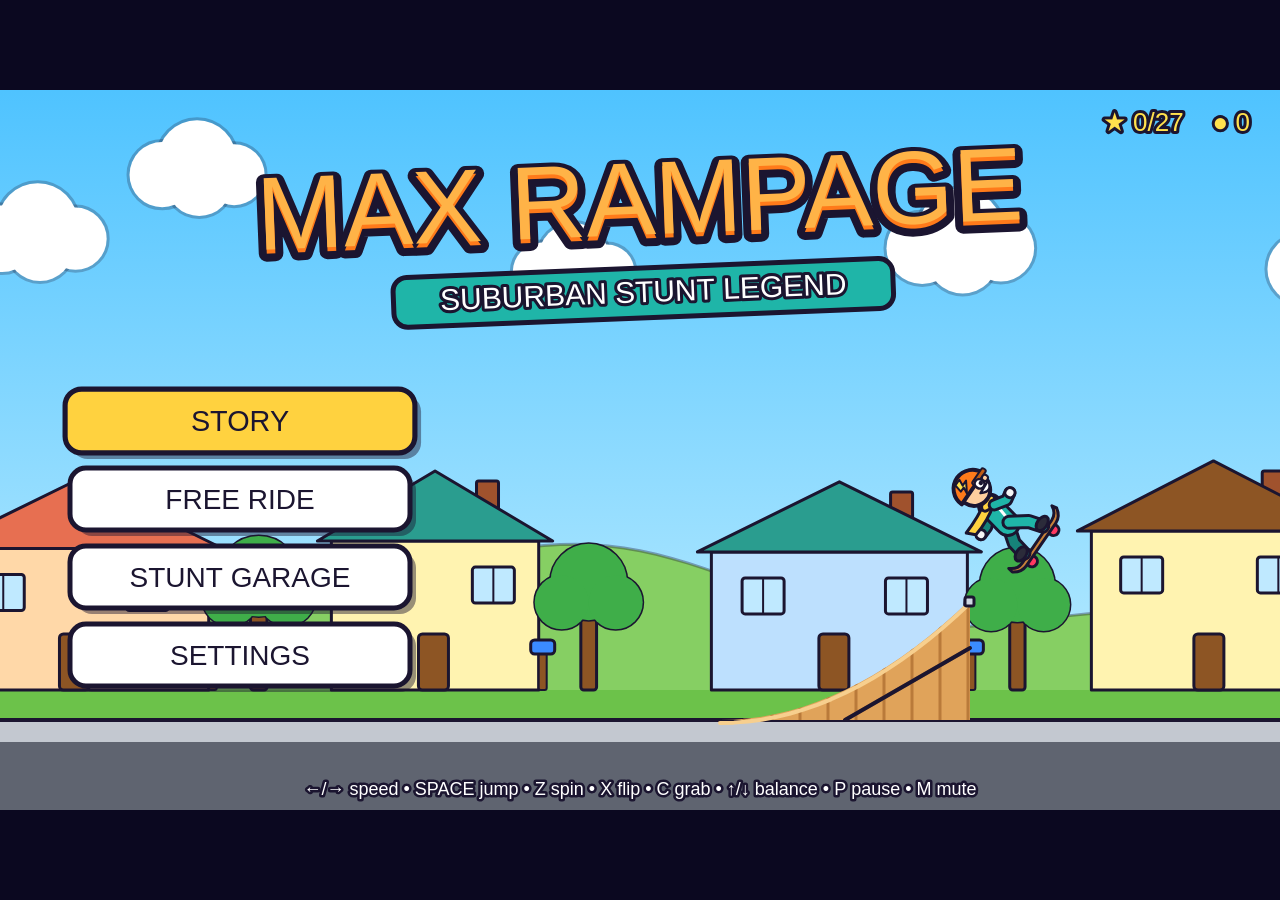
<file: games/max-rampage/game.html>
<!DOCTYPE html>
<html lang="en">
<head>
<meta charset="utf-8">
<meta name="viewport" content="width=device-width, initial-scale=1, maximum-scale=1, user-scalable=no">
<title>Max Rampage – Suburban Stunt Legend</title>
<style>
  html, body { margin: 0; height: 100%; background: #0b0820; overflow: hidden; touch-action: none; }
  canvas { display: block; touch-action: none; -webkit-user-select: none; user-select: none; }
</style>
</head>
<body>
<canvas id="game"></canvas>
<script>
'use strict';
//====== Canvas & letterbox scaling ======//
const W = 1280, H = 720;
const canvas = document.getElementById('game');
const ctx = canvas.getContext('2d');
let viewScale = 1, viewOX = 0, viewOY = 0, DPR = 1;
function resize() {
  DPR = Math.min(window.devicePixelRatio || 1, 2);
  const w = window.innerWidth, h = window.innerHeight;
  canvas.width = Math.round(w * DPR); canvas.height = Math.round(h * DPR);
  canvas.style.width = w + 'px'; canvas.style.height = h + 'px';
  viewScale = Math.min(w / W, h / H);
  viewOX = (w - W * viewScale) / 2; viewOY = (h - H * viewScale) / 2;
}
window.addEventListener('resize', resize);
resize();

//====== World constants ======//
const BASE_Y = 560, GRAVITY = 1500, FALL_Y = 1150;
const JUMP_BASE = 430, JUMP_EXTRA = 390, MAX_LAUNCH = 1120;
const OUT = '#1b1530';
const FONT = '"Arial Black", "Arial Bold", Impact, sans-serif';
const TAU = Math.PI * 2;

//====== Math helpers ======//
const clamp = (v, a, b) => (v < a ? a : v > b ? b : v);
const lerp = (a, b, t) => a + (b - a) * t;
const moveToward = (v, target, step) => (v < target ? Math.min(target, v + step) : Math.max(target, v - step));
const ease = t => (t < 0.5 ? 2 * t * t : 1 - Math.pow(-2 * t + 2, 2) / 2);
function rng(seed) { let s = (seed >>> 0) || 1; return () => { s = (Math.imul(s, 1664525) + 1013904223) >>> 0; return s / 4294967296; }; }
function hash(i) { const x = Math.sin(i * 127.1 + 311.7) * 43758.5453; return x - Math.floor(x); }
function pick(arr, r) { return arr[Math.floor((r === undefined ? Math.random() : r) * arr.length) % arr.length]; }
function normAngle(a) { a = a % TAU; if (a > Math.PI) a -= TAU; if (a < -Math.PI) a += TAU; return a; }
function inRect(p, b) { return p.x >= b.x && p.x <= b.x + b.w && p.y >= b.y && p.y <= b.y + b.h; }
function shade(hex, amt) {
  const n = parseInt(hex.slice(1), 16), f = amt < 0 ? 1 + amt : 1, add = amt > 0 ? amt * 255 : 0;
  const c = v => clamp(Math.round(v * f + add), 0, 255);
  return 'rgb(' + c(n >> 16) + ',' + c((n >> 8) & 255) + ',' + c(n & 255) + ')';
}

//====== Save system (localStorage, safe) ======//
const SAVE_KEY = 'maxRampageSave_v1';
function defaultSave() {
  return { unlocked: 1, stars: [0, 0, 0, 0, 0, 0, 0, 0, 0], best: [0, 0, 0, 0, 0, 0, 0, 0, 0], coins: 0, freeBest: 0,
    owned: { helmet_orange: 1, suit_teal: 1, ride_classic: 1, trail_none: 1 },
    equip: { helmet: 'orange', suit: 'teal', ride: 'classic', trail: 'none' }, difficulty: 1, muted: false };
}
function loadSave() {
  try { const raw = localStorage.getItem(SAVE_KEY); if (raw) { const d = defaultSave(), s = JSON.parse(raw); return Object.assign(d, s, { equip: Object.assign(d.equip, s.equip), owned: Object.assign(d.owned, s.owned) }); } } catch (e) { /* storage blocked */ }
  return defaultSave();
}
function writeSave() { try { localStorage.setItem(SAVE_KEY, JSON.stringify(save)); } catch (e) { /* storage blocked */ } }
let save = loadSave();

//====== Input (keyboard + touch actions) ======//
const KEYMAP = { arrowleft: 'left', a: 'left', arrowright: 'right', d: 'right', arrowup: 'up', w: 'up', arrowdown: 'down', s: 'down', ' ': 'jump', spacebar: 'jump', z: 'spin', x: 'flip', c: 'grab', enter: 'enter', escape: 'pause', p: 'pause', m: 'mute' };
const input = { held: {}, pressed: {}, released: {} };
function press(a) { if (!input.held[a]) input.pressed[a] = true; input.held[a] = true; }
function release(a) { if (input.held[a]) input.released[a] = true; input.held[a] = false; }
function clearEdges() { input.pressed = {}; input.released = {}; pointer.clicked = false; pointer.moved = false; }
window.addEventListener('keydown', e => { const a = KEYMAP[e.key.toLowerCase()]; Sound.unlock(); if (a) { e.preventDefault(); if (!e.repeat) press(a); } });
window.addEventListener('keyup', e => { const a = KEYMAP[e.key.toLowerCase()]; if (a) { e.preventDefault(); release(a); } });
window.addEventListener('blur', () => { for (const k in input.held) release(k); });

//====== Pointer (mouse / multi-touch) ======//
const pointer = { x: -99, y: -99, clicked: false, moved: false, touch: false };
const touchHeld = {};
function toLogical(e) { return { x: (e.clientX - viewOX) / viewScale, y: (e.clientY - viewOY) / viewScale }; }
canvas.addEventListener('pointerdown', e => {
  e.preventDefault(); Sound.unlock();
  if (e.pointerType === 'touch' || e.pointerType === 'pen') pointer.touch = true;
  const p = toLogical(e); pointer.x = p.x; pointer.y = p.y; pointer.moved = true;
  const act = touchButtonAt(p.x, p.y);
  if (act) { touchHeld[e.pointerId] = act; press(act); } else pointer.clicked = true;
});
canvas.addEventListener('pointermove', e => { const p = toLogical(e); pointer.x = p.x; pointer.y = p.y; pointer.moved = true; });
const endPointer = e => { const a = touchHeld[e.pointerId]; if (a) { release(a); delete touchHeld[e.pointerId]; } };
canvas.addEventListener('pointerup', endPointer);
canvas.addEventListener('pointercancel', endPointer);
canvas.addEventListener('contextmenu', e => e.preventDefault());

//====== Sound (Web Audio SFX + surf-rock chiptune) ======//
const Sound = (() => {
  let ac = null, master, sfxBus, musicBus, noiseBuf, nextTime = 0, step = 0, started = false;
  function unlock() {
    if (!ac) {
      const AC = window.AudioContext || window.webkitAudioContext; if (!AC) return;
      try { ac = new AC(); } catch (e) { return; }
      master = ac.createGain(); master.connect(ac.destination);
      sfxBus = ac.createGain(); sfxBus.gain.value = 0.5; sfxBus.connect(master);
      musicBus = ac.createGain(); musicBus.gain.value = 0.17; musicBus.connect(master);
      noiseBuf = ac.createBuffer(1, ac.sampleRate, ac.sampleRate);
      const d = noiseBuf.getChannelData(0); for (let i = 0; i < d.length; i++) d[i] = Math.random() * 2 - 1;
      applyMute(); startMusic();
    }
    if (ac.state === 'suspended') ac.resume();
  }
  function applyMute() { if (master) master.gain.setValueAtTime(save.muted ? 0 : 1, ac.currentTime); }
  function tone(f, dur, type, vol, f2, at, bus) {
    if (!ac) return;
    const t0 = at, o = ac.createOscillator(), g = ac.createGain();
    o.type = type || 'square'; o.frequency.setValueAtTime(f, t0);
    if (f2) o.frequency.exponentialRampToValueAtTime(Math.max(20, f2), t0 + dur);
    g.gain.setValueAtTime(vol, t0); g.gain.exponentialRampToValueAtTime(0.001, t0 + dur);
    o.connect(g); g.connect(bus || sfxBus); o.start(t0); o.stop(t0 + dur + 0.03);
  }
  function noise(dur, vol, freq, at, bus, ftype) {
    if (!ac) return;
    const s = ac.createBufferSource(), f = ac.createBiquadFilter(), g = ac.createGain();
    s.buffer = noiseBuf; f.type = ftype || 'lowpass'; f.frequency.value = freq || 1000;
    g.gain.setValueAtTime(vol, at); g.gain.exponentialRampToValueAtTime(0.001, at + dur);
    s.connect(f); f.connect(g); g.connect(bus || sfxBus); s.start(at, Math.random() * 0.5); s.stop(at + dur + 0.03);
  }
  const T = (f, dur, type, vol, f2, delay) => ac && tone(f, dur, type, vol, f2, ac.currentTime + (delay || 0));
  const N = (dur, vol, freq, ftype, delay) => ac && noise(dur, vol, freq, ac.currentTime + (delay || 0), null, ftype);
  const seq = (notes, dur, type, vol, gap) => notes.forEach((f, i) => T(f, dur, type, vol, 0, i * gap));
  const SFX = {
    jump: () => T(260, 0.16, 'square', 0.16, 620),
    bigjump: () => { T(200, 0.3, 'sawtooth', 0.14, 900); N(0.3, 0.15, 2500, 'bandpass'); },
    land: () => N(0.09, 0.35, 700),
    coin: () => { T(988, 0.07, 'square', 0.1); T(1319, 0.14, 'square', 0.1, 0, 0.06); },
    trick: () => T(500, 0.12, 'triangle', 0.25, 1000),
    whoosh: () => N(0.18, 0.12, 2200, 'bandpass'),
    perfect: () => seq([523, 659, 784, 1047], 0.12, 'square', 0.1, 0.06),
    crash: () => { N(0.5, 0.6, 600); T(220, 0.45, 'sawtooth', 0.2, 40); },
    bonk: () => T(180, 0.18, 'square', 0.22, 70),
    power: () => seq([392, 523, 659, 784, 1047], 0.1, 'square', 0.1, 0.05),
    click: () => T(700, 0.05, 'square', 0.1),
    blip: () => T(900 + Math.random() * 200, 0.03, 'square', 0.04),
    star: () => { T(1047, 0.2, 'triangle', 0.25); T(1568, 0.3, 'triangle', 0.2, 0, 0.08); },
    mega: () => seq([262, 330, 392, 523, 659, 784, 1047], 0.14, 'sawtooth', 0.1, 0.05),
    splash: () => N(0.25, 0.3, 1800, 'highpass'),
    bark: () => { T(420, 0.08, 'sawtooth', 0.14, 250); T(420, 0.08, 'sawtooth', 0.14, 250, 0.12); },
    near: () => T(880, 0.1, 'triangle', 0.2, 1320),
    grind: () => N(0.06, 0.06, 3000, 'highpass'),
    lose: () => seq([392, 330, 262, 196], 0.25, 'triangle', 0.2, 0.18),
    win: () => seq([523, 659, 784, 659, 784, 1047], 0.16, 'square', 0.12, 0.11)
  };
  //====== Music scheduler (152 BPM, E-A-B surf progression) ======//
  const EIGHTH = 60 / 152 / 2, CHORDS = [40, 40, 45, 45, 47, 45, 40, 47], BASS = [0, 0, 12, 0, 7, 0, 12, 7];
  const RIFF_A = [0, null, 3, 5, 7, null, 5, 3], RIFF_B = [12, 10, 7, null, 5, 7, 3, 0];
  const midi = m => 440 * Math.pow(2, (m - 69) / 12);
  function playStep(s, t) {
    const bar = Math.floor(s / 8), i = s % 8, root = CHORDS[bar];
    tone(midi(root + BASS[i]), EIGHTH * 0.9, 'triangle', 0.34, 0, t, musicBus);
    const r = (bar % 2 ? RIFF_B : RIFF_A)[i];
    if (r !== null) tone(midi(root + 24 + r), EIGHTH * 0.7, 'square', 0.07, 0, t, musicBus);
    if (i === 0 || i === 4) tone(130, 0.12, 'sine', 0.6, 45, t, musicBus);
    if (i === 2 || i === 6) noise(0.12, 0.28, 1800, t, musicBus, 'bandpass');
    noise(0.03, 0.08, 6000, t, musicBus, 'highpass');
  }
  function sched() {
    if (!ac || ac.state !== 'running') return;
    if (nextTime < ac.currentTime - 0.3) nextTime = ac.currentTime + 0.05;
    while (nextTime < ac.currentTime + 0.12) { playStep(step, nextTime); nextTime += EIGHTH; step = (step + 1) % 64; }
  }
  function startMusic() { if (started) return; started = true; nextTime = ac.currentTime + 0.1; setInterval(sched, 25); }
  return { unlock, applyMute, play: name => { if (ac && SFX[name]) SFX[name](); } };
})();
//====== Visual themes ======//
const THEMES = {
  street:    { sky: ['#4fc3ff', '#c9f1ff'], far: 'hills',   farC: '#86cf63', mid: 'houses',   back: '#6cc24a', body: '#5f6470', top: '#c3c8d0', detail: 'street', clouds: true },
  garden:    { sky: ['#62d0ff', '#e2f8ff'], far: 'houses',  farC: '#9ad97a', mid: 'fence',    back: '#5fb83c', body: '#7b5634', top: '#5fc23f', detail: 'grass', clouds: true },
  skatepark: { sky: ['#6ab8ff', '#d6efff'], far: 'skyline', farC: '#8aa6c9', mid: 'graffiti', back: '#9aa0aa', body: '#8d929c', top: '#d3d7de', detail: 'concrete', clouds: true },
  junkyard:  { sky: ['#f7a65a', '#ffe0a8'], far: 'junk',    farC: '#b07a52', mid: 'junkcars', back: '#9b6c43', body: '#6e4b2e', top: '#a3764a', detail: 'dirt', clouds: true },
  rooftop:   { sky: ['#5a3f9e', '#f59fb0'], far: 'skyline', farC: '#3d3170', mid: 'none',     back: '#2e2850', body: '#7d6f9c', top: '#4a4060', detail: 'roof', buildings: true },
  fair:      { sky: ['#ff7fb0', '#ffd9a0'], far: 'ferris',  farC: '#9a5ba8', mid: 'tents',    back: '#d08e52', body: '#8a5a2f', top: '#c98a4b', detail: 'planks', clouds: true },
  main:      { sky: ['#ffb36b', '#ffe7b8'], far: 'skyline', farC: '#c2876b', mid: 'houses',   back: '#7cbf55', body: '#4f535c', top: '#b4b9c2', detail: 'street', clouds: true },
  hill:      { sky: ['#ff6a3d', '#ffd27a'], far: 'hills',   farC: '#c4612f', mid: 'trees',    back: '#5e9a34', body: '#5a3b26', top: '#78b33f', detail: 'grass', sun: true, clouds: true },
  night:     { sky: ['#0d1640', '#3b2a7a'], far: 'skyline', farC: '#1d2350', mid: 'graffiti', back: '#3d4150', body: '#555a66', top: '#9399a6', detail: 'concrete', stars: true, lights: true }
};

//====== Hazard specs ======//
const HAZ = {
  cone: { w: 26, h: 36 }, gnome: { w: 30, h: 44 }, trash: { w: 40, h: 52, move: -90 },
  sprinkler: { w: 70, h: 90, periodic: [1.3, 1.3] }, hose: { w: 110, h: 30, periodic: [1.1, 1.1] },
  dog: { w: 54, h: 40, move: -170 }, puddle: { w: 90, h: 8, slow: true }, car: { w: 170, h: 72 },
  crate: { w: 52, h: 52 }, tires: { w: 46, h: 58 }, barrel: { w: 40, h: 56, move: -75 },
  magnet: { w: 56, h: 56, air: true }, bumper: { w: 72, h: 44, swing: 110 }
};

//====== Difficulty presets ======//
const DIFF = [
  { name: 'EASY',   lives: 5, speed: 0.9,  density: 0.75, gapMult: 0.85, level: 1.3, perfect: 0.2,  ok: 0.65, crash: 1.2,  score: 0.8 },
  { name: 'NORMAL', lives: 3, speed: 1,    density: 1,    gapMult: 1,    level: 0.6, perfect: 0.14, ok: 0.5,  crash: 0.95, score: 1 },
  { name: 'HARD',   lives: 2, speed: 1.12, density: 1.25, gapMult: 1.12, level: 0.3, perfect: 0.09, ok: 0.4,  crash: 0.8,  score: 1.3 }
];

//====== Trick definitions ======//
const TRICKS = {
  spin:  { name: '360 Spin', pts: 150, dur: 0.45, spin: 1 },
  heli:  { name: 'Helicopter 720', pts: 380, dur: 0.8, spin: 2 },
  quick: { name: 'Quick Spin', pts: 110, dur: 0.32, spin: 1 },
  front: { name: 'Front Flip', pts: 260, dur: 0.6, flip: 1 },
  back:  { name: 'Backflip', pts: 300, dur: 0.62, flip: -1 },
  dbl:   { name: 'Double Flip', pts: 650, dur: 1.0, flip: 2 }
};
const CHALLENGES = ['360 Spin', 'Front Flip', 'Backflip', 'Superman Grab', 'Helicopter 720', 'Indy Grab'];

//====== Characters ======//
const PEOPLE = {
  max:    { skin: '#ffcf9e', bg: '#ff9f43', shirt: '#1fb5a8', pants: '#1fb5a8' },
  milo:   { skin: '#f6c08f', bg: '#7bd389', shirt: '#43a047', pants: '#8d6e63' },
  chad:   { skin: '#f2c49b', bg: '#b388ff', shirt: '#7b3fe4', pants: '#3d3d50' },
  granny: { skin: '#f3c9a8', bg: '#f48fb1', shirt: '#9c4dcc', pants: '#9c4dcc' },
  dunn:   { skin: '#d9a27a', bg: '#64b5f6', shirt: '#1e4fa3', pants: '#16336b' },
  mom:    { skin: '#e8b48c', bg: '#ffd54f', shirt: '#e53935', pants: '#3949ab' }
};
const NAMES = { max: 'MAX', milo: 'MILO', chad: 'CHAD STUNTLY', granny: 'GRANNY PEPPER', dunn: 'OFFICER DUNN', mom: 'MOM' };

//====== Stunt Garage items ======//
const HELMETS = { orange: '#ff7a1a', red: '#e8322f', purple: '#8e44ff', chrome: '#cfd8e3', gold: '#ffcc33' };
const SUITS = { teal: '#1fb5a8', lime: '#7ed321', red: '#d7263d', black: '#3d3d50', white: '#eef2f7' };
const RIDES = {
  classic: { deck: '#c8813a', wheel: '#ff3860', frame: '#e8322f', kart: '#e8322f' },
  flame:   { deck: '#ff5a1f', wheel: '#ffd23f', frame: '#ff7a1a', kart: '#ff5a1f' },
  neon:    { deck: '#22e39a', wheel: '#ff3df5', frame: '#22e39a', kart: '#22c3e3' },
  galaxy:  { deck: '#3b2a80', wheel: '#7ef0ff', frame: '#5a3fd0', kart: '#3b2a80' },
  chad:    { deck: '#c0c8d6', wheel: '#7b3fe4', frame: '#c0c8d6', kart: '#c0c8d6' }
};
const SHOP = {
  helmet: [['orange', 'Blaze Orange', 0], ['red', 'Rocket Red', 120], ['purple', 'Purple Rush', 200], ['chrome', 'Chrome Dome', 350], ['gold', 'Golden Legend', 600]],
  suit:   [['teal', 'Teal Classic', 0], ['lime', 'Lime Zoom', 150], ['red', 'Red Racer', 220], ['black', 'Night Rider', 300], ['white', 'Snow Storm', 380]],
  ride:   [['classic', 'Classic', 0], ['flame', 'Hot Flame', 200], ['neon', 'Neon Glow', 320], ['galaxy', 'Galaxy', 450]],
  trail:  [['none', 'No Trail', 0], ['sparks', 'Sparks', 150], ['bubbles', 'Bubbles', 200], ['flames', 'Flames', 350], ['rainbow', 'Rainbow', 500]]
};
const TRAIL_COLORS = { sparks: ['#ffe14d', '#fff'], bubbles: ['#9be7ff', '#fff'], flames: ['#ff7a1a', '#ffd23f', '#e8322f'], rainbow: ['#ff3b3b', '#ff9f1a', '#ffe14d', '#3ddc84', '#3b8bff', '#a259ff'] };

//====== Hazards per theme (free ride) ======//
const THEME_HAZ = { street: ['cone', 'trash', 'dog', 'puddle'], garden: ['gnome', 'sprinkler', 'hose', 'puddle', 'dog'], skatepark: ['cone', 'trash'], junkyard: ['crate', 'tires', 'barrel', 'magnet'], fair: ['bumper', 'cone', 'trash'], main: ['cone', 'puddle', 'car', 'trash'], hill: ['cone', 'dog', 'tires'] };

//====== Story episodes ======//
const EPISODES = [
  { name: 'Driveway Debut', desc: "Jump over Dad's car. What could go wrong?", theme: 'street', vehicle: 'board', length: 11000, speed: 460, hazards: ['cone', 'trash'],
    feats: { ramp: 4, hazard: 3, coins: 2, bump: 1, pickup: 1 }, goal: 4000, tutorial: true, special: 'car',
    intro: [['max', 'happy', 'Today, the driveway. Tomorrow... THE WORLD!'], ['milo', 'scared', "Max, that's your dad's car at the end of the driveway."], ['max', 'smug', "Exactly. I'm jumping over it."], ['milo', 'shocked', 'I brought the first-aid kit. And a SECOND first-aid kit.'], ['max', 'happy', 'Relax, Milo. Charge it, launch it, land it. Easy!']],
    outro: [['milo', 'shocked', 'You... you actually cleared the car!'], ['max', 'happy', "Told ya! Dad's car is totally fine."], ['milo', 'scared', 'Then why is the side mirror in the hedge?'], ['max', 'scared', "...Let's never speak of this."]] },
  { name: 'Garden Gone Wild', desc: "Granny Pepper's lawn. Sprinklers. Gnomes. Danger.", theme: 'garden', vehicle: 'board', length: 14000, speed: 480, hazards: ['gnome', 'sprinkler', 'hose', 'puddle', 'dog'],
    feats: { ramp: 3, hazard: 5, hazard2: 2, coins: 2, bump: 1, pickup: 1 }, goal: 6000,
    intro: [['granny', 'angry', "If ONE more skateboard touches my petunias, there'll be trouble!"], ['max', 'smug', "Don't worry, Granny Pepper. I'll go OVER them."], ['milo', 'scared', 'She has sprinklers, Max. Motion-activated sprinklers.'], ['max', 'happy', 'Free car wash!']],
    outro: [['granny', 'angry', "My prize gnome! He's missing his hat!"], ['max', 'happy', 'He looks way cooler now.'], ['granny', 'angry', 'OFF MY LAWN, RAMPAGE!'], ['milo', 'scared', 'Run. Just... run.']] },
  { name: 'Skate Park Showdown', desc: 'Out-score Chad Stuntly before the finish line.', theme: 'skatepark', vehicle: 'board', length: 15000, speed: 500, hazards: ['cone', 'trash'],
    feats: { ramp: 5, rail: 3, hazard: 2, coins: 2, bump: 1, pickup: 1 }, goal: 7000, duel: true, rivalMult: 1.5,
    intro: [['chad', 'smug', 'Well, well. Rampage at MY skate park.'], ['max', 'angry', "YOUR skate park? It's literally called Public Park."], ['chad', 'smug', "Beat my trick score and I'll admit you're... okay."], ['milo', 'scared', 'Score more than Chad before the finish line. No pressure!']],
    outro: [['chad', 'shocked', "Fine. You're... adequate."], ['max', 'happy', "I'll take ADEQUATE! Write that down, Milo!"], ['milo', 'happy', 'Already framed it.']] },
  { name: 'Junkyard Jump', desc: 'Bike through wreck piles. Avoid the giant magnet.', theme: 'junkyard', vehicle: 'bike', length: 16000, speed: 520, hazards: ['crate', 'tires', 'barrel', 'magnet'],
    feats: { ramp: 4, hazard: 4, hazard2: 2, coins: 2, gap: 2, pickup: 1 }, goal: 8000,
    intro: [['milo', 'scared', 'The junkyard has a giant MAGNET crane, Max.'], ['max', 'happy', "Giant magnet? I'm wearing a helmet, not a toaster."], ['milo', 'scared', 'Your bike is made of METAL.'], ['max', 'shocked', "...Okay, that's a good point."]],
    outro: [['max', 'happy', 'Junkyard: CONQUERED!'], ['milo', 'shocked', 'The crane kept your bike bell, though.'], ['max', 'smug', 'It can have it. Bells are for people who brake.']] },
  { name: 'Rooftop Rush', desc: 'Gap jumps between houses. Watch the wind!', theme: 'rooftop', vehicle: 'board', length: 16000, speed: 520, hazards: ['crate'],
    feats: { gap: 6, hazard: 2, coins: 2, ramp: 1, pickup: 1 }, goal: 8000, wind: true,
    intro: [['max', 'happy', 'Rooftop to rooftop. Like a ninja on wheels!'], ['milo', 'scared', 'Why are the rooftops in this suburb SO close together?'], ['max', 'smug', "Don't ask questions, Milo. Ask for autographs."], ['milo', 'scared', "Watch the wind! Updrafts lift you. Downdrafts... don't."]],
    outro: [['milo', 'happy', "We survived! I'm kissing the ground!"], ['max', 'happy', "You're kissing a roof, buddy."], ['milo', 'shocked', 'AAAAH!']] },
  { name: 'Fairground Frenzy', desc: 'Rails, rides and bumper cars. Grind everything.', theme: 'fair', vehicle: 'board', length: 17000, speed: 530, hazards: ['bumper', 'cone', 'trash'],
    feats: { ramp: 4, rail: 4, hazard: 3, coins: 2, bump: 1, pickup: 1 }, goal: 10000,
    intro: [['max', 'happy', 'The fair! Rides, rails, bumper cars and ZERO lines!'], ['milo', 'happy', 'Ooh, can we get cotton candy first?'], ['max', 'smug', "Cotton candy is for winners. Let's go win."]],
    outro: [['milo', 'shocked', 'You just grinded the rollercoaster rail!'], ['max', 'happy', 'And the ride guy gave me a free ticket!'], ['milo', 'scared', 'Max... that was a ticket. Like a FINE.']] },
  { name: 'Patrol Pursuit', desc: "Officer Dunn is on your tail. Don't slow down!", theme: 'main', vehicle: 'kart', length: 17000, speed: 540, hazards: ['cone', 'puddle', 'car', 'trash'],
    feats: { ramp: 6, hazard: 3, coins: 2, bump: 1, pickup: 1 }, goal: 9000, cop: true,
    intro: [['dunn', 'angry', 'Rampage! Racing on Main Street again?'], ['max', 'smug', "It's a go-kart today, Officer Dunn."], ['dunn', 'angry', 'Stop right there, young man!'], ['milo', 'scared', "Keep your speed up or he'll catch you! Hold RIGHT!"]],
    outro: [['dunn', 'shocked', 'Huff... puff... this scooter needs more batteries.'], ['max', 'happy', 'See ya, Officer Dunn!'], ['dunn', 'angry', "I'll get you next episode, Rampage!"]] },
  { name: 'The Great Hill Jump', desc: 'Biggest ramp in the suburb. Home before sunset!', theme: 'hill', vehicle: 'bike', length: 17000, speed: 550, hazards: ['cone', 'dog', 'tires'],
    feats: { ramp: 4, hazard: 3, bump: 3, gap: 1, coins: 2, pickup: 1 }, goal: 11000, special: 'megaramp', sunset: true,
    intro: [['mom', 'angry', "Max! Home before sunset or you're GROUNDED!"], ['max', 'scared', 'The sun sets in like... a minute!'], ['milo', 'happy', 'Good news: the fastest way home is over the Great Hill.'], ['max', 'happy', 'The biggest ramp in the suburb? Best. Shortcut. EVER.']],
    outro: [['mom', 'happy', "Right on time. Dinner's ready."], ['max', 'happy', 'Mom! Did you SEE that jump?!'], ['mom', 'smug', "I saw. You're still doing the dishes."]] },
  { name: "Chad's Mega Ramp Rally", desc: 'Final boss! Copy his tricks. Beat his score.', theme: 'night', vehicle: 'board', length: 18000, speed: 560, hazards: ['cone', 'trash'],
    feats: { ramp: 7, rail: 3, hazard: 2, coins: 1, pickup: 1 }, goal: 13000, duel: true, boss: true, rivalMult: 2.3,
    intro: [['chad', 'smug', 'Rampage. The Mega Ramp Rally. Tonight. You and me.'], ['max', 'angry', 'Bring it, Stuntly.'], ['chad', 'smug', 'I call a trick, you copy it. Miss it and I score.'], ['milo', 'scared', "When Chad calls a trick, do THAT trick on your next jump!"]],
    outro: [['chad', 'shocked', 'Impossible! My hair... it MOVED!'], ['max', 'happy', 'Suburban Stunt Legend. Say it with me.'], ['milo', 'happy', 'SUBURBAN STUNT LEGEND!'], ['max', 'happy', 'THE END... for now!']] }
];
const DUEL_LOSE = [['chad', 'smug', 'Ha! Better luck next time, rookie.'], ['max', 'angry', 'Rematch. Right now.'], ['milo', 'scared', 'Score more than Chad before the finish line!']];

//====== In-level quips (who, expression, line) ======//
const QUIPS = {
  wipeout: [['milo', 'scared', "Max, that's not what 'safety first' means!"], ['max', 'happy', "It's what 'safety SECOND' means!"], ['milo', 'shocked', 'Is anything broken? Besides physics?'], ['milo', 'scared', "Bandage number 47. I'm keeping count!"], ['max', 'smug', 'Walk it off, Rampage. Walk it off.'], ['milo', 'scared', 'New rule: the ground is NOT a landing pad!']],
  bigAir: [['max', 'happy', 'WOOHOO! I can see my house from here!'], ['max', 'happy', 'Birds, make way!'], ['milo', 'shocked', "That's... that's too high, Max!"], ['max', 'smug', 'Gravity is just a suggestion!'], ['milo', 'scared', "My whistle can't reach that altitude!"], ['max', 'happy', 'Air Rampage, cleared for takeoff!']],
  nearMiss: [['milo', 'shocked', 'That was THIS close!'], ['max', 'smug', 'Missed me by a mile. Or an inch.'], ['milo', 'scared', "My heart can't take this!"], ['max', 'happy', 'Too slow!'], ['milo', 'scared', "Please don't do that again. Please."], ['max', 'smug', 'Close calls are my specialty!']],
  perfect: [['max', 'happy', 'Nailed it like a boss!'], ['milo', 'happy', 'Okay... that was actually awesome.'], ['max', 'smug', 'Ten out of ten. The judges agree.'], ['milo', 'happy', 'Textbook landing! Not that any textbook covers this.'], ['max', 'happy', 'STUCK IT!'], ['max', 'happy', 'Smooth like butter on a hot pancake!']],
  lowHealth: [['milo', 'scared', "Max, you're on your LAST helmet!"], ['milo', 'scared', 'Maybe slow down? Just a teeny bit?'], ['max', 'smug', 'One helmet left. No problem. Probably.'], ['milo', 'shocked', "I'm getting the BIG first-aid kit."], ['max', 'happy', 'This is where legends get made!'], ['milo', 'scared', 'Please, please, PLEASE land the next one.']],
  mega: [['max', 'happy', 'MEGA STUNT MODE! Out of my way!'], ['milo', 'shocked', "He's glowing. Why is he GLOWING?!"], ['max', 'happy', 'MAXIMUM RAMPAGE!'], ['max', 'smug', 'Nothing can stop me now!'], ['milo', 'scared', 'This is above my safety clearance!'], ['max', 'happy', 'Feel the power of AWESOME!']],
  chad: [['chad', 'smug', 'Cute trick, little dude.'], ['chad', 'smug', 'Watch and learn, rookie.'], ['chad', 'smug', "My hair hasn't even moved."], ['chad', 'smug', 'Is that all you got?'], ['chad', 'smug', "Pros don't sweat. Ever."], ['chad', 'smug', 'Was that a trick or a sneeze?']],
  cop: [['dunn', 'angry', 'Slow down, young man!'], ['dunn', 'angry', 'Halt! In the name of... safety!'], ['dunn', 'shocked', 'This scooter goes up to ELEVEN! Miles per hour.'], ['dunn', 'angry', 'Stop right there! ...Please?'], ['dunn', 'angry', "I've got my eye on you, Rampage!"], ['dunn', 'scared', 'Somebody call backup! And a snack!']]
};
//====== Canvas primitives ======//
function rr(x, y, w, h, r) {
  r = Math.max(0, Math.min(r, w / 2, h / 2));
  ctx.beginPath(); ctx.moveTo(x + r, y); ctx.arcTo(x + w, y, x + w, y + h, r); ctx.arcTo(x + w, y + h, x, y + h, r); ctx.arcTo(x, y + h, x, y, r); ctx.arcTo(x, y, x + w, y, r); ctx.closePath();
}
function fs(fill, lw) { ctx.fillStyle = fill; ctx.fill(); if (lw !== 0) { ctx.lineWidth = lw || 4; ctx.strokeStyle = OUT; ctx.lineJoin = 'round'; ctx.stroke(); } }
function circ(x, y, r, fill, lw) { ctx.beginPath(); ctx.arc(x, y, Math.max(0.1, r), 0, TAU); fs(fill, lw); }
function ell(x, y, rx, ry, fill, lw) { ctx.beginPath(); ctx.ellipse(x, y, Math.max(0.1, rx), Math.max(0.1, ry), 0, 0, TAU); fs(fill, lw); }
function poly(pts, fill, lw) { ctx.beginPath(); ctx.moveTo(pts[0], pts[1]); for (let i = 2; i < pts.length; i += 2) ctx.lineTo(pts[i], pts[i + 1]); ctx.closePath(); fs(fill, lw); }
function line(pts, color, w) {
  ctx.beginPath(); ctx.moveTo(pts[0], pts[1]); for (let i = 2; i < pts.length; i += 2) ctx.lineTo(pts[i], pts[i + 1]);
  ctx.lineWidth = w; ctx.strokeStyle = color; ctx.lineCap = 'round'; ctx.lineJoin = 'round'; ctx.stroke();
}
function limb(pts, color, w) { line(pts, OUT, w + 6); line(pts, color, w); }
function txt(str, x, y, size, fill, align, lw, stroke) {
  ctx.font = size + 'px ' + FONT; ctx.textAlign = align || 'center'; ctx.textBaseline = 'middle';
  if (lw !== 0) { ctx.lineWidth = lw || Math.max(3, size * 0.2); ctx.strokeStyle = stroke || OUT; ctx.lineJoin = 'round'; ctx.strokeText(str, x, y); }
  ctx.fillStyle = fill || '#fff'; ctx.fillText(str, x, y);
}
function wrap(str, maxW, size) {
  ctx.font = size + 'px ' + FONT; const words = str.split(' '), lines = []; let cur = '';
  for (const w of words) { const t = cur ? cur + ' ' + w : w; if (ctx.measureText(t).width > maxW && cur) { lines.push(cur); cur = w; } else cur = t; }
  if (cur) lines.push(cur); return lines;
}
function star(x, y, r, fill, lw, rot) {
  ctx.beginPath();
  for (let i = 0; i < 10; i++) { const a = -Math.PI / 2 + i * Math.PI / 5 + (rot || 0), d = i % 2 ? r * 0.45 : r; ctx.lineTo(x + Math.cos(a) * d, y + Math.sin(a) * d); }
  ctx.closePath(); fs(fill, lw);
}

//====== Rider pose (Max / Chad) ======//
function riderPose(o) {
  const c = o.crouch || 0, wv = Math.sin((o.t || 0) * 10) * 3;
  let P;
  if (o.vehicle === 'bike') {
    const a = o.pedal || 0, hip = [-10, -52 + c * 6];
    const fF = [Math.cos(a) * 9, -22 + Math.sin(a) * 9], fB = [-Math.cos(a) * 9, -22 - Math.sin(a) * 9];
    P = { hip, footF: fF, footB: fB, kneeF: [(hip[0] + fF[0]) / 2 + 13, (hip[1] + fF[1]) / 2 - 5], kneeB: [(hip[0] + fB[0]) / 2 + 13, (hip[1] + fB[1]) / 2 - 5], sh: [6, -78 + c * 8], head: [16, -98 + c * 8], handF: [24, -57], handB: [20, -59] };
  } else if (o.vehicle === 'kart') {
    P = { hip: [-8, -28], sh: [-2, -54 + c * 4], head: [4, -76 + c * 4], handF: [18, -42], handB: [14, -44], noLegs: true };
  } else {
    const cr = c * 13;
    P = { hip: [-2, -46 + cr], kneeB: [-14, -30 + cr * 0.4], footB: [-17, -16], kneeF: [12, -30 + cr * 0.4], footF: [16, -16], sh: [3, -71 + cr], head: [7, -93 + cr], handB: [-26, -60 + cr + wv], handF: [25, -64 + cr - wv] };
  }
  if (o.pose === 'grab') P.handF = o.vehicle === 'board' ? [10, -14] : [P.handF[0] - 4, P.handF[1] + 16];
  if (o.pose === 'crash') { P.handB = [-22, P.sh[1] - 40]; P.handF = [26, P.sh[1] - 44]; }
  if (o.pose === 'cheer') { P.handB = [-20, P.sh[1] - 44 + wv]; P.handF = [28, P.sh[1] - 46 - wv]; }
  return P;
}

//====== Rider body, scarf & head ======//
function drawRiderBody(o, P) {
  const suit = o.style === 'chad' ? '#7b3fe4' : (SUITS[o.equip.suit] || SUITS.teal);
  const dark = shade(suit, -0.28), glove = '#f5f5f5', boot = '#2b2b3a';
  const mB = [(P.sh[0] + P.handB[0]) / 2 - 5, (P.sh[1] + P.handB[1]) / 2 + 5];
  limb([P.sh[0] - 3, P.sh[1] + 3, mB[0], mB[1], P.handB[0], P.handB[1]], dark, 7);
  circ(P.handB[0], P.handB[1], 5, glove, 3);
  if (!P.noLegs) { limb([P.hip[0], P.hip[1], P.kneeB[0], P.kneeB[1], P.footB[0], P.footB[1]], dark, 9); ell(P.footB[0] - 2, P.footB[1] - 2, 8, 5, boot, 3); }
  limb([P.hip[0], P.hip[1], P.sh[0], P.sh[1]], suit, 20);
  line([P.hip[0] + 4, P.hip[1] - 2, P.sh[0] + 5, P.sh[1] + 2], o.style === 'chad' ? '#ffd23f' : '#ffffff', 3);
  if (!P.noLegs) { limb([P.hip[0] + 2, P.hip[1], P.kneeF[0], P.kneeF[1], P.footF[0], P.footF[1]], suit, 9); ell(P.footF[0] + 2, P.footF[1] - 2, 8, 5, boot, 3); }
  if (o.style !== 'chad') drawScarf(P.sh[0] - 2, P.sh[1] - 4, o.t || 0);
  drawRiderHead(o, P.head[0], P.head[1]);
  const mF = [(P.sh[0] + P.handF[0]) / 2 + 3, (P.sh[1] + P.handF[1]) / 2 + 6];
  limb([P.sh[0] + 3, P.sh[1] + 3, mF[0], mF[1], P.handF[0], P.handF[1]], suit, 7);
  circ(P.handF[0], P.handF[1], 5, glove, 3);
}
function drawScarf(x, y, t) {
  const w1 = Math.sin(t * 14) * 5, w2 = Math.sin(t * 14 + 1.5) * 6;
  ctx.beginPath(); ctx.moveTo(x + 6, y - 3); ctx.quadraticCurveTo(x - 14, y - 4 + w1, x - 34, y + w2); ctx.lineTo(x - 30, y + 9 + w2); ctx.quadraticCurveTo(x - 12, y + 6 + w1, x + 6, y + 6); ctx.closePath(); fs('#ffd23f', 3);
  ell(x + 3, y + 1, 9, 5, '#ffd23f', 3);
}
function drawRiderHead(o, hx, hy) {
  const crash = o.pose === 'crash';
  circ(hx, hy, 16, '#ffcf9e', 4);
  if (o.style === 'chad') {
    ctx.beginPath(); ctx.moveTo(hx - 17, hy + 2); ctx.quadraticCurveTo(hx - 18, hy - 24, hx + 4, hy - 23); ctx.quadraticCurveTo(hx + 24, hy - 23, hx + 25, hy - 9); ctx.quadraticCurveTo(hx + 12, hy - 14, hx + 2, hy - 10); ctx.quadraticCurveTo(hx - 8, hy - 8, hx - 17, hy + 2); ctx.closePath(); fs('#ffd75e', 3);
    rr(hx + 3, hy - 5, 15, 7, 3); fs('#14141f', 2);
    line([hx + 4, hy + 9, hx + 11, hy + 10, hx + 15, hy + 6], OUT, 2.5);
    return;
  }
  const hc = HELMETS[o.equip.helmet] || HELMETS.orange;
  ctx.beginPath(); ctx.arc(hx, hy - 2, 19, Math.PI, TAU); ctx.closePath(); fs(hc, 4);
  rr(hx + 4, hy - 6, 19, 5, 2); fs(shade(hc, -0.25), 2);
  poly([hx - 7, hy - 18, hx, hy - 18, hx - 3, hy - 12, hx + 3, hy - 12, hx - 7, hy - 4, hx - 4, hy - 10, hx - 9, hy - 10], '#ffe14d', 2);
  circ(hx + 16, hy + 2, 3, '#ffcf9e', 2);
  if (crash) { line([hx + 5, hy - 1, hx + 11, hy + 5], OUT, 2.5); line([hx + 11, hy - 1, hx + 5, hy + 5], OUT, 2.5); ell(hx + 9, hy + 11, 4, 4, '#5a1a2a', 2.5); }
  else {
    ell(hx + 8, hy + 1, 4.5, 5, '#fff', 2.5); circ(hx + 9.5, hy + 1.5, 2.2, OUT, 0);
    ctx.beginPath(); ctx.moveTo(hx + 1, hy + 7); ctx.quadraticCurveTo(hx + 9, hy + 17, hx + 16, hy + 6); ctx.closePath(); fs('#fff', 2.5);
  }
}

//====== Vehicles ======//
function drawWheel(x, y, r, rot) {
  circ(x, y, r, '#2a2a35', 4); circ(x, y, r * 0.62, '#dfe4ea', 2);
  for (let i = 0; i < 3; i++) { const a = rot + i * Math.PI / 3, c = Math.cos(a) * r * 0.6, s = Math.sin(a) * r * 0.6; line([x - c, y - s, x + c, y + s], '#6b7280', 2); }
  circ(x, y, 3, '#6b7280', 0);
}
function drawBoard(o) {
  const R = RIDES[o.equip.ride] || RIDES.classic;
  rr(-24, -10, 10, 4, 1); fs('#9aa3ad', 2); rr(14, -10, 10, 4, 1); fs('#9aa3ad', 2);
  circ(-19, -5, 5.5, R.wheel, 3); circ(19, -5, 5.5, R.wheel, 3);
  ctx.beginPath(); ctx.moveTo(-38, -20); ctx.quadraticCurveTo(-34, -12, -26, -12); ctx.lineTo(26, -12); ctx.quadraticCurveTo(34, -12, 38, -20); ctx.lineTo(39, -15); ctx.quadraticCurveTo(34, -7, 26, -7); ctx.lineTo(-26, -7); ctx.quadraticCurveTo(-34, -7, -39, -15); ctx.closePath(); fs(R.deck, 3);
}
function drawBike(o) {
  const R = RIDES[o.equip.ride] || RIDES.classic, rot = o.wheelRot || 0;
  drawWheel(-30, -17, 17, rot); drawWheel(30, -17, 17, rot);
  limb([-30, -17, -8, -46, 0, -22, -30, -17], R.frame, 4);
  limb([0, -22, 22, -48, 30, -17], R.frame, 4);
  limb([-8, -46, 21, -46], R.frame, 4);
  rr(-19, -52, 18, 6, 3); fs('#2b2b3a', 2);
  limb([22, -48, 25, -58, 17, -61], '#5b6270', 3);
  circ(0, -22, 4, '#5b6270', 2);
}
function drawKart(o, front) {
  const R = RIDES[o.equip.ride] || RIDES.classic, rot = o.wheelRot || 0;
  if (!front) { drawWheel(-30, -12, 12, rot); drawWheel(30, -12, 12, rot); rr(-46, -44, 9, 30, 3); fs('#5b6270', 3); return; }
  ctx.beginPath(); ctx.moveTo(-48, -12); ctx.lineTo(-46, -32); ctx.lineTo(-20, -34); ctx.lineTo(-14, -22); ctx.lineTo(24, -27); ctx.lineTo(50, -18); ctx.lineTo(48, -10); ctx.closePath(); fs(R.kart, 4);
  circ(6, -18, 8, '#fff', 2); txt('7', 6, -18, 11, OUT, 'center', 0);
  limb([18, -27, 18, -40], '#5b6270', 3); ell(18, -42, 7, 3, '#2b2b3a', 2);
}
function drawRider(o) {
  const P = riderPose(o), part = o.part || 'all';
  if (o.vehicle === 'kart') {
    if (part !== 'body') drawKart(o, false);
    if (part !== 'vehicle') drawRiderBody(o, P);
    if (part !== 'body') drawKart(o, true);
    return;
  }
  if (part !== 'body') (o.vehicle === 'bike' ? drawBike : drawBoard)(o);
  if (part !== 'vehicle') drawRiderBody(o, P);
}

//====== Character faces (portraits & small heads) ======//
const BROWS = { happy: [[-24, -19, -7, -21], [7, -21, 24, -19]], scared: [[-24, -17, -7, -25], [7, -25, 24, -17]], shocked: [[-24, -27, -7, -29], [7, -29, 24, -27]], smug: [[-24, -19, -7, -19], [7, -24, 24, -30]], angry: [[-24, -25, -6, -15], [6, -15, 24, -25]] };
function drawHair(who) {
  if (who === 'max') {
    const hc = HELMETS[save.equip.helmet] || HELMETS.orange;
    ctx.beginPath(); ctx.arc(0, -12, 45, Math.PI, TAU); ctx.closePath(); fs(hc, 4);
    rr(-46, -17, 92, 8, 4); fs(shade(hc, -0.25), 3);
    poly([-14, -54, 4, -54, -4, -40, 10, -40, -14, -20, -6, -34, -20, -34], '#ffe14d', 3);
  } else if (who === 'milo') {
    poly([-41, -8, -44, -30, -32, -28, -28, -47, -14, -35, -4, -52, 8, -37, 20, -49, 26, -32, 42, -38, 40, -12, 22, -22, 0, -18, -20, -24], '#7a4a24', 4);
  } else if (who === 'chad') {
    ctx.beginPath(); ctx.moveTo(-43, -2); ctx.quadraticCurveTo(-48, -52, 0, -52); ctx.quadraticCurveTo(48, -54, 54, -22); ctx.quadraticCurveTo(30, -34, 10, -24); ctx.quadraticCurveTo(-20, -22, -43, -2); ctx.closePath(); fs('#ffd75e', 4);
    line([-20, -40, 10, -44], '#fff3b0', 4);
  } else if (who === 'granny') {
    ctx.beginPath(); ctx.arc(0, -4, 42, Math.PI * 1.02, Math.PI * 1.98); ctx.quadraticCurveTo(0, -20, -41, -10); ctx.closePath(); fs('#d9d9e3', 4);
    circ(-38, -4, 10, '#d9d9e3', 3); circ(38, -4, 10, '#d9d9e3', 3);
  } else if (who === 'dunn') {
    rr(-42, -52, 84, 30, 10); fs('#1e4fa3', 4); ell(0, -22, 47, 7, '#14336b', 3); star(0, -38, 8, '#ffd23f', 2);
  } else if (who === 'mom') {
    ctx.beginPath(); ctx.arc(0, -6, 43, Math.PI, TAU); ctx.lineTo(34, -16); ctx.quadraticCurveTo(0, -32, -34, -16); ctx.closePath(); fs('#6d3b1f', 4);
  }
}
function drawEyes(expr, skin) {
  const big = expr === 'shocked', rx = big ? 11 : 9, ry = big ? 13 : 11, pr = big ? 2.6 : expr === 'scared' ? 3 : 4.6, px = expr === 'scared' ? -3 : 2;
  for (const ex of [-15, 15]) {
    ell(ex, 0, rx, ry, '#fff', 3); circ(ex + px, 1, pr, OUT, 0);
    if (expr === 'smug' || expr === 'angry') {
      const lid = expr === 'smug' ? 0 : -ry * 0.35;
      ctx.save(); ctx.beginPath(); ctx.ellipse(ex, 0, rx, ry, 0, 0, TAU); ctx.clip(); ctx.fillStyle = skin; ctx.fillRect(ex - rx - 2, -ry - 2, rx * 2 + 4, ry + 2 + lid); ctx.restore();
      line([ex - rx, lid, ex + rx, lid], OUT, 3);
    }
  }
}
function drawMouth(expr) {
  if (expr === 'happy') { ctx.beginPath(); ctx.moveTo(-17, 17); ctx.quadraticCurveTo(0, 38, 17, 17); ctx.closePath(); fs('#fff', 3); }
  else if (expr === 'scared') line([-12, 25, -6, 21, 0, 25, 6, 21, 12, 25], OUT, 3.5);
  else if (expr === 'shocked') ell(0, 26, 9, 11, '#5a1a2a', 3);
  else if (expr === 'smug') line([-12, 22, 4, 25, 16, 15], OUT, 4);
  else { rr(-14, 18, 28, 10, 3); fs('#fff', 3); line([-14, 23, 14, 23], OUT, 2); }
}
function drawFace(who, expr, cx, cy, r) {
  const P = PEOPLE[who], k = r / 40;
  ctx.save(); ctx.translate(cx, cy); ctx.scale(k, k);
  if (who === 'granny') circ(0, -48, 15, '#d9d9e3', 4);
  if (who === 'mom') ell(0, 8, 49, 46, '#6d3b1f', 4);
  circ(-39, 6, 9, P.skin, 4); circ(39, 6, 9, P.skin, 4);
  circ(0, 0, 40, P.skin, 4);
  drawHair(who);
  if (who === 'chad') {
    rr(-31, -12, 27, 17, 7); fs('#14141f', 3); rr(4, -12, 27, 17, 7); fs('#14141f', 3);
    line([-4, -6, 4, -6], OUT, 3); line([-24, -7, -16, -7], 'rgba(255,255,255,0.7)', 3); line([11, -7, 19, -7], 'rgba(255,255,255,0.7)', 3);
  } else drawEyes(expr, P.skin);
  if (who === 'milo') { ctx.lineWidth = 4; ctx.strokeStyle = OUT; ctx.beginPath(); ctx.arc(-15, 0, 14, 0, TAU); ctx.moveTo(29, 0); ctx.arc(15, 0, 14, 0, TAU); ctx.stroke(); line([-2, -2, 2, -2], OUT, 4); }
  if (who === 'granny') { ctx.lineWidth = 3; ctx.strokeStyle = '#8a6fb8'; ctx.beginPath(); ctx.arc(-15, 2, 12, 0, TAU); ctx.moveTo(27, 2); ctx.arc(15, 2, 12, 0, TAU); ctx.stroke(); }
  for (const b of BROWS[expr] || BROWS.happy) line(b, OUT, 5);
  ctx.beginPath(); ctx.arc(0, 10, 6, 0.2, Math.PI - 0.2); ctx.lineWidth = 3; ctx.strokeStyle = OUT; ctx.stroke();
  if (who === 'milo') for (const f of [[-24, 14], [-19, 18], [19, 18], [24, 14]]) circ(f[0], f[1], 2, '#c98a5b', 0);
  if (who === 'dunn') poly([-20, 18, -8, 13, 0, 16, 8, 13, 20, 18, 12, 22, 0, 19, -12, 22], '#5a3a22', 3);
  drawMouth(expr);
  if (expr === 'scared' || expr === 'shocked') { ctx.beginPath(); ctx.moveTo(33, -30); ctx.quadraticCurveTo(40, -18, 33, -14); ctx.quadraticCurveTo(26, -18, 33, -30); fs('#7fd3ff', 2); }
  if (who === 'mom') { circ(-40, 18, 4, '#ffd23f', 2); circ(40, 18, 4, '#ffd23f', 2); }
  ctx.restore();
}

//====== Standing characters ======//
function drawPerson(who, x, y, t, sc, anim, expr) {
  const P = PEOPLE[who];
  ctx.save(); ctx.translate(x, y); ctx.scale(sc, sc);
  const bob = anim === 'cheer' ? Math.abs(Math.sin(t * 7)) * 8 : 0;
  ctx.translate(0, -bob);
  if (anim !== 'ride') { limb([-8, -42, -10, -6], P.pants, 9); limb([8, -42, 10, -6], P.pants, 9); ell(-12, -4, 9, 5, '#2b2b3a', 3); ell(12, -4, 9, 5, '#2b2b3a', 3); }
  else { limb([-8, -42, -6, -4], P.pants, 9); limb([8, -42, 12, -4], P.pants, 9); }
  if (who === 'granny') poly([-18, -88, 18, -88, 26, -26, -26, -26], P.shirt, 4);
  else { rr(-20, -88, 40, 50, 12); fs(P.shirt, 4); }
  if (who === 'milo') { line([-17, -72, 17, -72], '#a5d6a7', 4); line([-17, -58, 17, -58], '#a5d6a7', 4); line([-6, -86, 4, -68], '#cfd8e3', 2); circ(4, -66, 4, '#cfd8e3', 2); }
  if (who === 'dunn') { star(10, -76, 6, '#ffd23f', 2); rr(-20, -48, 40, 6, 2); fs('#2b2b3a', 2); }
  const w = Math.sin(t * 9) * 10;
  if (anim === 'cheer') {
    limb([-16, -82, -30, -100 - w, -26, -124 - w], P.shirt, 7); limb([16, -82, 30, -100 + w, 26, -124 + w], P.shirt, 7);
    circ(-26, -124 - w, 6, P.skin, 3); circ(26, -124 + w, 6, P.skin, 3);
  } else if (anim === 'angry') {
    const s = Math.sin(t * 16) * 6;
    limb([-16, -82, -28, -62, -24, -46], P.shirt, 7); circ(-24, -46, 6, P.skin, 3);
    limb([16, -82, 32, -100, 30, -120 + s], P.shirt, 7); circ(30, -122 + s, 8, P.skin, 3);
  } else if (anim === 'ride') {
    limb([-16, -80, 8, -70, 36, -78], P.shirt, 7); limb([16, -80, 30, -66, 40, -76], P.shirt, 7); circ(40, -76, 6, P.skin, 3);
  } else {
    limb([-16, -82, -24, -60, -22, -44], P.shirt, 7); limb([16, -82, 24, -60, 22, -44], P.shirt, 7);
    circ(-22, -44, 6, P.skin, 3); circ(22, -44, 6, P.skin, 3);
    if (who === 'milo') { rr(14, -64, 22, 28, 3); fs('#c8813a', 3); rr(17, -60, 16, 20, 2); fs('#fff', 0); }
  }
  if (who === 'granny' && anim !== 'cheer') line([-24, -46, -30, -2], '#8d5524', 4);
  drawFace(who, expr || (anim === 'angry' ? 'angry' : 'happy'), 0, -114, 27);
  ctx.restore();
}
function drawCop(x, y, t) {
  ctx.save(); ctx.translate(x, y);
  drawWheel(-26, -10, 10, t * 12); drawWheel(26, -10, 10, t * 12);
  rr(-32, -22, 62, 9, 4); fs('#d9d9e3', 3);
  limb([26, -20, 32, -84], '#5b6270', 4); limb([22, -86, 42, -82], '#2b2b3a', 4);
  circ(32, -94, 7, Math.floor(t * 6) % 2 ? '#ff3b3b' : '#3b8bff', 3);
  ctx.restore();
  drawPerson('dunn', x - 6, y - 20, t, 0.78, 'ride', 'angry');
}

//====== Hazards ======//
function drawHazard(h, t) {
  const x = h.x, y = h.y;
  ctx.save();
  if (h.smashed) { ctx.translate(x + h.fx, y + h.fy - 20); ctx.rotate(h.frot); ctx.translate(-x, -y + 20); }
  switch (h.type) {
    case 'cone':
      poly([x - 12, y - 6, x - 3, y - 36, x + 3, y - 36, x + 12, y - 6], '#ff7a1a', 3);
      poly([x - 8, y - 18, x - 5, y - 26, x + 5, y - 26, x + 8, y - 18], '#fff', 0);
      rr(x - 16, y - 8, 32, 8, 2); fs('#ff7a1a', 3); break;
    case 'gnome':
      ell(x, y - 13, 13, 13, '#3b6ee8', 3); ell(x - 7, y - 2, 6, 3, '#2b2b3a', 2); ell(x + 7, y - 2, 6, 3, '#2b2b3a', 2);
      poly([x - 9, y - 26, x + 9, y - 26, x, y - 8], '#fff', 3); circ(x, y - 28, 7, '#ffcf9e', 3);
      if (!h.hatless) poly([x - 11, y - 30, x + 2, y - 50, x + 11, y - 30], '#e8322f', 3);
      circ(x + 4, y - 29, 1.5, OUT, 0); break;
    case 'trash':
      ctx.translate(x, y); ctx.rotate(h.baseX - h.x > 2 ? Math.sin(t * 9) * 0.12 : 0);
      rr(-18, -48, 36, 46, 4); fs('#8a96a3', 3);
      for (const lx of [-8, 0, 8]) line([lx, -42, lx, -8], '#6f7b88', 2);
      rr(-21, -55, 42, 8, 3); fs('#6f7b88', 3); rr(-6, -60, 12, 5, 2); fs('#6f7b88', 2); break;
    case 'sprinkler':
      rr(x - 3, y - 12, 6, 12, 2); fs('#37474f', 2); circ(x, y - 13, 6, '#546e7a', 3);
      if (h.active) {
        ctx.fillStyle = '#4fc3f7';
        for (let i = 0; i < 7; i++) { const a = -Math.PI * 0.85 + i * Math.PI * 0.7 / 6; for (let j = 0; j < 4; j++) { const d = ((t * 220 + j * 28 + i * 9) % 105); ctx.beginPath(); ctx.arc(x + Math.cos(a) * d * 0.4, y - 14 + Math.sin(a) * d * 0.85 + d * d * 0.003, 3.5, 0, TAU); ctx.fill(); } }
      } break;
    case 'hose':
      rr(x - 68, y - 44, 10, 44, 3); fs('#9aa3ad', 3); ell(x - 50, y - 6, 16, 6, '#2e9d4a', 3);
      if (h.active) { const wb = Math.sin(t * 20) * 3; limb([x - 58, y - 24, x, y - 18 + wb, x + 58, y - 12 - wb], '#4fc3f7', 8); for (let i = 0; i < 5; i++) circ(x + 50 + ((t * 300 + i * 20) % 30), y - 14 + i * 2, 3, '#4fc3f7', 0); }
      else line([x - 58, y - 24, x - 50, y - 8], '#2e9d4a', 5); break;
    case 'dog': {
      const run = h.baseX - h.x > 1, l = run ? Math.sin(t * 22) * 7 : 0;
      for (const lx of [-14, -6, 8, 16]) line([x + lx, y - 18, x + lx + (lx % 2 ? l : -l), y - 2], OUT, 5);
      ell(x, y - 22, 22, 11, '#b5743a', 3); line([x + 20, y - 26, x + 30, y - 38 + Math.sin(t * 25) * 4], '#b5743a', 5);
      circ(x - 24, y - 30, 11, '#b5743a', 3); ell(x - 34, y - 27, 7, 5, '#b5743a', 3); circ(x - 40, y - 28, 2.5, OUT, 0);
      ell(x - 20, y - 38, 5, 9, '#7a4a24', 2); circ(x - 27, y - 32, 2, OUT, 0); line([x - 14, y - 22, x - 14, y - 30], '#e8322f', 4); break;
    }
    case 'puddle':
      ell(x, y - 1, 46, 6, '#4fa3e0', 3); ell(x - 12, y - 2, 12, 2, 'rgba(255,255,255,0.7)', 0); break;
    case 'car': {
      const c = h.dad ? '#3d7bfd' : ['#e8322f', '#2bb673', '#ffb300'][Math.floor(hash(x) * 3)];
      poly([x - 52, y - 48, x - 36, y - 72, x + 30, y - 72, x + 52, y - 48], c, 4);
      poly([x - 44, y - 50, x - 32, y - 66, x - 4, y - 66, x - 4, y - 50], '#bfe9ff', 2); poly([x + 2, y - 50, x + 2, y - 66, x + 27, y - 66, x + 42, y - 50], '#bfe9ff', 2);
      rr(x - 85, y - 50, 170, 36, 12); fs(c, 4); rr(x + 70, y - 42, 12, 8, 3); fs('#fff3b0', 2);
      drawWheel(x - 50, y - 14, 15, 0); drawWheel(x + 50, y - 14, 15, 0);
      if (h.dad) txt("DAD'S CAR!", x, y - 100, 20, '#ffe14d', 'center', 5);
      break;
    }
    case 'crate':
      rr(x - 26, y - 52, 52, 52, 3); fs('#c98a4b', 3); line([x - 22, y - 48, x + 22, y - 4], '#8d5524', 4); line([x + 22, y - 48, x - 22, y - 4], '#8d5524', 4); ctx.lineWidth = 3; ctx.strokeStyle = OUT; ctx.strokeRect(x - 26, y - 52, 52, 52); break;
    case 'tires':
      for (const ty of [10, 29, 48]) { ell(x, y - ty, 23, 10, '#2b2b33', 3); ell(x, y - ty, 11, 4, '#6b7280', 2); } break;
    case 'barrel':
      ctx.translate(x, y); ctx.rotate(h.baseX - h.x > 2 ? Math.sin(t * 7) * 0.1 : 0);
      rr(-20, -56, 40, 56, 6); fs('#d7263d', 3); line([-19, -40, 19, -40], '#8b1020', 3); line([-19, -16, 19, -16], '#8b1020', 3); circ(0, -28, 6, '#ffe14d', 2); break;
    case 'magnet': {
      const ay = h.ay;
      line([x, ay - 600, x, ay - 30], '#5b6270', 3);
      rr(x - 10, ay - 34, 20, 10, 3); fs('#5b6270', 3);
      ctx.beginPath(); ctx.arc(x, ay, 22, Math.PI, TAU); ctx.lineWidth = 22; ctx.strokeStyle = OUT; ctx.stroke(); ctx.lineWidth = 15; ctx.strokeStyle = '#e8322f'; ctx.stroke();
      rr(x - 30, ay - 2, 15, 16, 2); fs('#dfe4ea', 3); rr(x + 15, ay - 2, 15, 16, 2); fs('#dfe4ea', 3);
      if (Math.floor(t * 8) % 2) { line([x - 34, ay + 20, x - 40, ay + 28], '#7ef0ff', 2); line([x + 34, ay + 20, x + 40, ay + 28], '#7ef0ff', 2); }
      break;
    }
    case 'bumper': {
      const c = ['#ff3df5', '#22c3e3', '#ffd23f'][Math.floor(hash(h.baseX) * 3)];
      limb([x + 18, y - 40, x + 18, y - 92], '#9aa3ad', 3); if (Math.floor(t * 10) % 2) star(x + 18, y - 96, 7, '#fff3b0', 2);
      circ(x - 6, y - 50, 10, '#ffcf9e', 3); rr(x - 35, y - 42, 70, 30, 14); fs(c, 4); rr(x - 38, y - 18, 76, 12, 6); fs('#2b2b33', 3); break;
    }
  }
  ctx.restore();
}

//====== Course pieces: ramps, rails, coins, pickups, finish ======//
function drawRamp(r, night) {
  const { x, y, w, h } = r;
  ctx.beginPath(); ctx.moveTo(x, y); for (let i = 1; i <= 18; i++) { const t = i / 18; ctx.lineTo(x + w * t, y - h * t * t); } ctx.lineTo(x + w, y); ctx.closePath();
  ctx.fillStyle = night ? '#b07de0' : '#e0a35a'; ctx.fill();
  ctx.save(); ctx.clip();
  for (let px = x + 24; px < x + w; px += 28) line([px, y, px, y - h], night ? '#8e5cc4' : '#b97a3a', 3);
  line([x + w * 0.5, y, x + w, y - h * 0.6], night ? '#8e5cc4' : '#b97a3a', 4);
  ctx.restore();
  ctx.lineWidth = 4; ctx.strokeStyle = OUT; ctx.stroke();
  ctx.beginPath(); for (let i = 0; i <= 18; i++) { const t = i / 18; ctx.lineTo(x + w * t, y - h * t * t + 3); } ctx.lineWidth = 4; ctx.strokeStyle = night ? '#e3c7ff' : '#f7cf8e'; ctx.stroke();
  rr(x + w - 5, y - h - 3, 9, 9, 2); fs('#cfd8e3', 3);
}
function drawRail(rl) {
  for (let px = rl.x0 + 20; px < rl.x1; px += 120) limb([px, rl.y, px, rl.gy], '#7d8794', 3);
  limb([rl.x0, rl.y, rl.x1, rl.y], '#dfe6ee', 5);
}
function drawCoin(c, t) {
  const sx = Math.abs(Math.cos(t * 4 + c.x * 0.01));
  ctx.save(); ctx.translate(c.x, c.y); ctx.scale(Math.max(0.18, sx), 1);
  circ(0, 0, 12, '#ffd23f', 3); circ(0, 0, 6, '#ffb300', 0); ctx.restore();
}
function drawPickup(k, t) {
  const y = k.y + Math.sin(t * 3 + k.x) * 6, col = { turbo: '#ff4757', shield: '#3b8bff', slowmo: '#a259ff' }[k.type];
  ctx.globalAlpha = 0.35; circ(k.x, y, 30 + Math.sin(t * 6) * 3, col, 0); ctx.globalAlpha = 1;
  circ(k.x, y, 22, col, 4);
  if (k.type === 'turbo') poly([k.x + 2, y - 14, k.x - 8, y + 2, k.x - 1, y + 2, k.x - 4, y + 14, k.x + 8, y - 3, k.x + 1, y - 3], '#ffe14d', 2);
  if (k.type === 'shield') { ctx.beginPath(); ctx.arc(k.x, y + 4, 12, Math.PI, TAU); ctx.closePath(); fs('#fff', 2); }
  if (k.type === 'slowmo') { circ(k.x, y, 12, '#fff', 2); line([k.x, y, k.x, y - 8], OUT, 2.5); line([k.x, y, k.x + 6, y + 2], OUT, 2.5); }
}
function drawWrench(wr, t) {
  if (wr.got) return;
  const y = wr.y + Math.sin(t * 3) * 6;
  const g = ctx.createRadialGradient(wr.x, y, 4, wr.x, y, 60); g.addColorStop(0, 'rgba(255,230,120,0.9)'); g.addColorStop(1, 'rgba(255,230,120,0)');
  ctx.fillStyle = g; ctx.beginPath(); ctx.arc(wr.x, y, 60, 0, TAU); ctx.fill();
  ctx.save(); ctx.translate(wr.x, y); ctx.rotate(t * 2);
  limb([-18, 18, 14, -14], '#ffcc33', 9);
  ctx.beginPath(); ctx.arc(18, -18, 12, Math.PI * 0.25, Math.PI * 1.75 + Math.PI * 0.5 - 0.6); fs('#ffcc33', 4);
  circ(-20, 20, 7, '#ffcc33', 4);
  ctx.restore();
}
function drawFinish(x, y, t) {
  rr(x - 104, y - 236, 12, 236, 4); fs('#eef2f7', 3); rr(x + 92, y - 236, 12, 236, 4); fs('#eef2f7', 3);
  for (let i = 0; i < 12; i++) for (let j = 0; j < 2; j++) { ctx.fillStyle = (i + j) % 2 ? '#fff' : OUT; ctx.fillRect(x - 92 + i * 15.33, y - 232 + j * 18 + Math.sin(t * 4 + i * 0.6) * 2, 15.5, 18); }
  ctx.lineWidth = 3; ctx.strokeStyle = OUT; ctx.strokeRect(x - 92, y - 232, 184, 36);
  txt('FINISH', x, y - 262, 34, '#ffe14d', 'center', 7);
}

//====== Backgrounds (parallax) ======//
function drawCloud(x, y, s) {
  const c = [[0, 0, 30], [32, -14, 36], [66, 0, 28], [34, 8, 30]];
  ctx.fillStyle = '#fff'; ctx.strokeStyle = 'rgba(27,21,48,0.25)'; ctx.lineWidth = 6;
  for (const k of c) { ctx.beginPath(); ctx.arc(x + k[0] * s, y + k[1] * s, k[2] * s, 0, TAU); ctx.stroke(); }
  for (const k of c) { ctx.beginPath(); ctx.arc(x + k[0] * s, y + k[1] * s, k[2] * s, 0, TAU); ctx.fill(); }
}
function drawHouse(x, base, i, s) {
  const walls = ['#ffd8a8', '#a8e6cf', '#ffb3c1', '#bde0fe', '#fff3b0', '#d0bdf4'], roofs = ['#d9534f', '#5b6cff', '#8d5524', '#2a9d8f', '#e76f51'];
  const hw = (200 + hash(i) * 70) * s, hh = (110 + hash(i + 3) * 50) * s, wc = walls[Math.floor(hash(i + 1) * 6)], rc = roofs[Math.floor(hash(i + 2) * 5)];
  if (hash(i + 5) > 0.5) { rr(x + hw * 0.7, base - hh - 60 * s, 22 * s, 50 * s, 2); fs('#a0522d', 3); }
  ctx.beginPath(); ctx.rect(x, base - hh, hw, hh); fs(wc, 3);
  poly([x - 14 * s, base - hh, x + hw / 2, base - hh - 70 * s, x + hw + 14 * s, base - hh], rc, 3);
  rr(x + hw * 0.42, base - 56 * s, 30 * s, 56 * s, 4); fs('#8d5524', 3);
  for (const wx of [0.12, 0.68]) { rr(x + hw * wx, base - hh + 26 * s, 42 * s, 36 * s, 3); fs('#bfe9ff', 3); line([x + hw * wx + 21 * s, base - hh + 26 * s, x + hw * wx + 21 * s, base - hh + 62 * s], OUT, 2); }
  return hw;
}
function drawTree(x, base, s, c) {
  rr(x - 7 * s, base - 70 * s, 14 * s, 70 * s, 3); fs('#8d5524', 3);
  ctx.fillStyle = c || '#3fae49'; ctx.strokeStyle = OUT; ctx.lineWidth = 3;
  const k = [[0, -96, 34], [-24, -78, 24], [24, -78, 24]];
  for (const q of k) { ctx.beginPath(); ctx.arc(x + q[0] * s, base + q[1] * s, q[2] * s, 0, TAU); ctx.stroke(); }
  for (const q of k) { ctx.beginPath(); ctx.arc(x + q[0] * s, base + q[1] * s, q[2] * s, 0, TAU); ctx.fill(); }
}
function tiles(ox, size, fn) { const a = Math.floor(ox / size) - 1, b = Math.floor((ox + W) / size) + 1; for (let i = a; i <= b; i++) fn(i, i * size - ox); }
function drawFar(T, ox, base, t) {
  const soft = 'rgba(27,21,48,0.35)';
  if (T.far === 'hills' || T.far === 'ferris' || T.far === 'junk') {
    ctx.beginPath(); ctx.moveTo(0, H);
    for (let sx = 0; sx <= W; sx += 16) { const wx = sx + ox; ctx.lineTo(sx, base - 50 - 40 * Math.sin(wx * 0.0035) - 22 * Math.sin(wx * 0.011 + 1)); }
    ctx.lineTo(W, H); ctx.closePath(); ctx.fillStyle = T.farC; ctx.fill(); ctx.lineWidth = 3; ctx.strokeStyle = soft; ctx.stroke();
  }
  if (T.far === 'skyline') tiles(ox, 74, (i, x) => {
    const bh = 90 + hash(i) * 210; ctx.fillStyle = T.farC; ctx.fillRect(x, base - bh, 66, bh + 200); ctx.lineWidth = 2; ctx.strokeStyle = soft; ctx.strokeRect(x, base - bh, 66, bh + 200);
    ctx.fillStyle = T.stars || T.buildings ? 'rgba(255,233,168,0.75)' : 'rgba(255,255,255,0.35)';
    for (let r = 0; r < bh / 26 - 1; r++) for (let c = 0; c < 3; c++) if (hash(i * 31 + r * 7 + c) > 0.45) ctx.fillRect(x + 8 + c * 19, base - bh + 12 + r * 26, 10, 12);
  });
  if (T.far === 'houses') tiles(ox, 170, (i, x) => { ctx.globalAlpha = 0.75; drawHouse(x, base, i + 50, 0.55); ctx.globalAlpha = 1; });
  if (T.far === 'ferris') tiles(ox, 1700, (i, x) => {
    const cx = x + 700, cy = base - 220, R = 170;
    line([cx, cy, cx - 90, base + 40], OUT, 8); line([cx, cy, cx + 90, base + 40], OUT, 8); line([cx, cy, cx - 90, base + 40], '#e8e0f0', 4); line([cx, cy, cx + 90, base + 40], '#e8e0f0', 4);
    ctx.beginPath(); ctx.arc(cx, cy, R, 0, TAU); ctx.lineWidth = 9; ctx.strokeStyle = OUT; ctx.stroke(); ctx.lineWidth = 5; ctx.strokeStyle = '#fff'; ctx.stroke();
    for (let k = 0; k < 10; k++) { const a = t * 0.25 + k * TAU / 10; line([cx, cy, cx + Math.cos(a) * R, cy + Math.sin(a) * R], '#fff', 2); rr(cx + Math.cos(a) * R - 13, cy + Math.sin(a) * R, 26, 20, 5); fs(['#ff3b3b', '#ffd23f', '#3b8bff', '#3ddc84'][k % 4], 3); }
    circ(cx, cy, 12, '#ffd23f', 3);
  });
  if (T.far === 'junk') tiles(ox, 1300, (i, x) => {
    const cx = x + 400; ctx.fillStyle = shade(T.farC, -0.3); ctx.fillRect(cx, base - 330, 26, 330); ctx.fillRect(cx - 40, base - 330, 300, 20);
    line([cx + 230, base - 310, cx + 230, base - 200], shade(T.farC, -0.3), 3); ctx.fillRect(cx + 210, base - 200, 40, 20);
  });
}
function drawMid(T, ox, base, t) {
  if (T.mid === 'houses') tiles(ox, 380, (i, x) => { const hw = drawHouse(x + 20, base, i, 1); drawTree(x + hw + 70, base, 0.9 + hash(i + 9) * 0.3); rr(x + hw + 20, base - 40, 8, 40, 2); fs('#8d5524', 2); rr(x + hw + 12, base - 50, 24, 14, 4); fs('#3b8bff', 3); });
  if (T.mid === 'fence') {
    tiles(ox, 260, (i, x) => drawTree(x + 60, base - 30, 1 + hash(i) * 0.4, hash(i + 4) > 0.5 ? '#3fae49' : '#55c25a'));
    const o = ox % 28; ctx.fillStyle = '#fff'; ctx.strokeStyle = OUT; ctx.lineWidth = 3;
    ctx.fillRect(0, base - 46, W, 8); ctx.strokeRect(-5, base - 46, W + 10, 8);
    for (let x = -o - 28; x < W + 28; x += 28) { poly([x, base, x, base - 60, x + 9, base - 70, x + 18, base - 60, x + 18, base], '#fff', 3); }
    tiles(ox, 140, (i, x) => { for (let k = 0; k < 4; k++) circ(x + k * 22 + hash(i + k) * 10, base - 6 - hash(i * 3 + k) * 10, 7, ['#ff6b9d', '#ffd23f', '#ff7a1a', '#a259ff'][k], 2); });
  }
  if (T.mid === 'graffiti') tiles(ox, 320, (i, x) => {
    ctx.beginPath(); ctx.rect(x, base - 150, 300, 150); fs(T.stars ? '#4a4f63' : '#a0a6b0', 3);
    for (let k = 0; k < 3; k++) ell(x + 50 + k * 90 + hash(i + k) * 20, base - 80 - hash(i * 2 + k) * 30, 36 + hash(i + k * 5) * 18, 22, ['#ff3df5', '#22e39a', '#ffd23f', '#3b8bff', '#ff7a1a'][Math.floor(hash(i + k * 3) * 5)], 3);
    if (T.lights && i % 2 === 0) { limb([x + 310, base, x + 310, base - 300], '#5b6270', 4); rr(x + 290, base - 320, 40, 22, 4); fs('#fff3b0', 3); ctx.globalAlpha = 0.18; poly([x + 290, base - 300, x + 330, base - 300, x + 420, base, x + 200, base], '#fff3b0', 0); ctx.globalAlpha = 1; }
  });
  if (T.mid === 'junkcars') tiles(ox, 280, (i, x) => {
    const n = 1 + Math.floor(hash(i) * 3);
    for (let k = 0; k < n; k++) { rr(x + 20 + hash(i + k) * 30, base - 40 - k * 42, 170, 40, 10); fs(['#a0522d', '#7d8794', '#c0392b', '#6b8e23'][Math.floor(hash(i * 5 + k) * 4)], 3); circ(x + 60, base - 4 - k * 42, 12, '#2b2b33', 3); }
    ell(x + 240, base - 10, 22, 10, '#2b2b33', 3);
  });
  if (T.mid === 'tents') tiles(ox, 420, (i, x) => {
    const c = ['#ff3b3b', '#3b8bff', '#a259ff'][Math.floor(hash(i) * 3)];
    ctx.beginPath(); ctx.rect(x + 40, base - 110, 180, 110); fs('#fff', 3);
    for (let k = 0; k < 6; k += 2) { ctx.fillStyle = c; ctx.fillRect(x + 40 + k * 30, base - 110, 30, 110); }
    ctx.lineWidth = 3; ctx.strokeStyle = OUT; ctx.strokeRect(x + 40, base - 110, 180, 110);
    poly([x + 28, base - 110, x + 130, base - 190, x + 232, base - 110], c, 3); line([x + 130, base - 190, x + 130, base - 222], OUT, 3); poly([x + 130, base - 222, x + 154, base - 214, x + 130, base - 206], '#ffd23f', 2);
    for (let k = 0; k < 7; k++) circ(x + 232 + k * 27, base - 150 + Math.sin(k * 0.9) * 10, 5, ['#ffd23f', '#ff3df5', '#7ef0ff'][k % 3], 2);
  });
  if (T.mid === 'trees') tiles(ox, 210, (i, x) => { drawTree(x + 60, base, 0.8 + hash(i) * 0.6, hash(i + 2) > 0.5 ? '#4f8a2a' : '#6aa63a'); if (hash(i + 7) > 0.6) ell(x + 160, base - 12, 30, 16, '#5e9a34', 3); });
}
function drawBackground(theme, camX, camY, t) {
  const T = THEMES[theme], off = clamp((300 - camY) * 0.25, -60, 140);
  const g = ctx.createLinearGradient(0, 0, 0, H); g.addColorStop(0, T.sky[0]); g.addColorStop(1, T.sky[1]);
  ctx.fillStyle = g; ctx.fillRect(0, 0, W, H);
  if (T.stars) for (let i = 0; i < 70; i++) { ctx.globalAlpha = 0.4 + 0.6 * Math.abs(Math.sin(t * 2 + i)); ctx.fillStyle = '#fff'; ctx.fillRect(hash(i) * W, hash(i + 100) * 380, 2.5, 2.5); }
  ctx.globalAlpha = 1;
  if (T.stars) { circ(1060, 110 + off * 0.3, 44, '#fff8d6', 3); circ(1076, 100 + off * 0.3, 40, T.sky[0], 0); }
  if (T.sun) { ctx.globalAlpha = 0.3; circ(980, 330 + off, 140, '#ffe08a', 0); ctx.globalAlpha = 1; circ(980, 330 + off, 90, '#ffe08a', 0); }
  if (T.clouds) for (let i = 0; i < 6; i++) { const x = ((i * 380 - camX * 0.05 - t * 10) % (W + 400) + W + 400) % (W + 400) - 200; drawCloud(x, 70 + hash(i) * 140 + off * 0.3, 0.7 + hash(i + 3) * 0.5); }
  const horizon = 600 + off;
  drawFar(T, camX * 0.15, horizon - 40, t);
  ctx.fillStyle = T.back; ctx.fillRect(0, horizon, W, H - horizon);
  drawMid(T, camX * 0.45, horizon, t);
}
//====== Level generator (seeded, data-driven) ======//
function genLevel(ep, seed, diffIdx) {
  const R = rng(seed + diffIdx * 13), D = DIFF[diffIdx];
  const L = { segs: [], ramps: [], bumps: [], rails: [], hazards: [], coins: [], pickups: [], winds: [], hints: [], props: [], wrench: null, theme: ep.theme, vehicle: ep.vehicle, finishX: 0 };
  const vx = ep.speed * D.speed;
  const groundHaz = ep.hazards.filter(h => h !== 'magnet');
  let x = 1000, y = BASE_Y, segX0 = -800;
  const endSeg = x1 => L.segs.push({ x0: segX0, x1, y });
  const addHaz = (type, hx, hy) => L.hazards.push({ type, x: hx, baseX: hx, y: hy === undefined ? y : hy, t: 0, phase: R() * 6, active: true, passed: false });
  //====== Coins along a predicted jump arc ======//
  const coinArc = (lipX, topY, vy0) => {
    let n = 0;
    for (let t = 0.14; n < 9; t += 0.1, n++) { const cy = topY - vy0 * t + 0.5 * GRAVITY * t * t; if (cy > y - 50 && t > 0.3) break; L.coins.push({ x: lipX + vx * t, y: cy - 45 }); }
  };
  const keys = Object.keys(ep.feats), total = keys.reduce((a, k) => a + ep.feats[k], 0);
  const pickFeat = () => { let r = R() * total; for (const k of keys) { r -= ep.feats[k]; if (r <= 0) return k; } return keys[0]; };
  const wrenchAt = ep.length * (0.45 + R() * 0.2);
  if (ep.tutorial) L.hints = [
    { x: 350, k: 'Hold RIGHT to go faster, LEFT to slow down', t: 'Hold ▶ to go faster, ◀ to slow down' },
    { x: 850, k: 'Hold SPACE to charge, RELEASE to jump!', t: 'Hold JUMP to charge, RELEASE to jump!' },
    { x: 2500, k: 'In the air: Z = Spin, X = Flip, hold C = Grab', t: 'In the air: SPIN, FLIP, or hold GRAB' },
    { x: 4200, k: 'Use UP / DOWN in the air to level out for a PERFECT landing', t: 'Use ▲ / ▼ in the air to level out for a PERFECT landing' },
    { x: 5900, k: 'Release SPACE right at the ramp lip for MASSIVE air!', t: 'Release JUMP right at the ramp lip for MASSIVE air!' },
    { x: 7500, k: 'Chain tricks in ONE jump for a combo multiplier!', t: 'Chain tricks in ONE jump for a combo multiplier!' },
    { x: 9000, k: 'Fill the TRICK METER to unleash MEGA STUNT mode!', t: 'Fill the TRICK METER to unleash MEGA STUNT mode!' }
  ];
  L.props.push({ who: 'milo', x: 560, anim: 'cheer' });
  //====== Place features until level length ======//
  while (x < ep.length) {
    let f = pickFeat();
    if (!L.wrench && x > wrenchAt) f = 'bigramp';
    switch (f) {
      case 'ramp': {
        const w = 230 + R() * 70, h = 80 + R() * 60;
        L.ramps.push({ x, w, h, y }); coinArc(x + w, y - h, vx * 2 * h / w + 380);
        if (ep.hazards.indexOf('magnet') >= 0 && R() < 0.45) addHaz('magnet', x + w + vx * 0.5);
        x += w + 820; break;
      }
      case 'bigramp': {
        const w = 330, h = 175;
        L.ramps.push({ x, w, h, y }); coinArc(x + w, y - h, vx * 2 * h / w + 200);
        if (!L.wrench) L.wrench = { x: x + w + vx * 0.7, y: y - h - 360, got: false };
        x += w + 1250; break;
      }
      case 'gap': {
        const w = 220, h = 90, lip = x + w;
        L.ramps.push({ x, w, h, y }); endSeg(lip);
        let gw = (170 + R() * 150) * D.gapMult, ny = y;
        if (ep.theme === 'rooftop') { ny = clamp(y + Math.round((R() * 2 - 1) * 70), 470, 610); if (ny < y) gw = Math.min(gw, 240); }
        coinArc(lip, y - h, vx * 2 * h / w + 420);
        if (ep.wind && R() < 0.55) L.winds.push({ x0: lip, x1: lip + gw, force: R() < 0.65 ? -950 : 420 });
        segX0 = lip + gw; y = ny; x = segX0 + 650; break;
      }
      case 'hazard': {
        const type = pick(ep.hazards, R());
        if (type === 'magnet') { addHaz('magnet', x + 40); x += 520; break; }
        addHaz(type, x + HAZ[type].w / 2); x += HAZ[type].w + 560; break;
      }
      case 'hazard2': {
        const a = pick(groundHaz, R()), b = pick(groundHaz, R());
        addHaz(a, x + HAZ[a].w / 2); addHaz(b, x + HAZ[a].w + 380 + HAZ[b].w / 2);
        x += HAZ[a].w + HAZ[b].w + 980; break;
      }
      case 'coins': { for (let i = 0; i < 6; i++) L.coins.push({ x: x + i * 55, y: y - 45 }); x += 380; break; }
      case 'bump': {
        const w = 320 + R() * 80, h = 45 + R() * 25; L.bumps.push({ x, w, h });
        for (let i = 1; i < 6; i++) { const t = i / 6; L.coins.push({ x: x + w * t, y: y - h * 0.5 * (1 - Math.cos(TAU * t)) - 50 }); }
        x += w + 300; break;
      }
      case 'rail': {
        const len = 420 + R() * 240, ry = y - 54;
        L.rails.push({ x0: x + 60, x1: x + 60 + len, y: ry, gy: y });
        for (let i = 0; i < len; i += 70) L.coins.push({ x: x + 95 + i, y: ry - 45 });
        x += 60 + len + 650; break;
      }
      case 'pickup': { L.pickups.push({ type: pick(['turbo', 'shield', 'slowmo'], R()), x, y: y - 60 }); x += 320; break; }
    }
    x += (240 + R() * 260) / D.density;
  }
  //====== Episode specials ======//
  if (ep.special === 'car') { const w = 300, h = 130; L.ramps.push({ x, w, h, y }); L.hazards.push({ type: 'car', x: x + w + 180, baseX: x + w + 180, y, t: 0, phase: 0, active: true, dad: true }); coinArc(x + w, y - h, vx * 2 * h / w + 300); x += w + 1100; }
  if (ep.special === 'megaramp') { const w = 520, h = 270; L.ramps.push({ x, w, h, y }); coinArc(x + w, y - h, vx * 2 * h / w + 300); x += w + 1500; L.props.push({ who: 'mom', x: x + 420, anim: 'cheer' }); }
  if (ep.theme === 'garden') for (let i = 0; i < 3; i++) L.props.push({ who: 'granny', x: 2600 + i * 4200, anim: 'angry' });
  L.finishX = x + 200;
  endSeg(L.finishX + 4000);
  L.props.push({ who: 'milo', x: L.finishX + 220, anim: 'cheer' });
  return L;
}

//====== Free ride config ======//
function makeFreeRide() {
  const theme = pick(Object.keys(THEME_HAZ));
  return { name: 'Free Ride', desc: '', theme, vehicle: pick(['board', 'board', 'bike', 'kart']), length: 36000, speed: 520, hazards: THEME_HAZ[theme],
    feats: { ramp: 5, hazard: 3, hazard2: 1, coins: 2, bump: 1, rail: 2, gap: 1, pickup: 1 }, goal: 0, free: true };
}

//====== Ground queries (segments, ramps, bumps, rails) ======//
function segAt(x) {
  const S = G.level.segs;
  for (let i = 0; i < S.length; i++) if (x >= S[i].x0 && x < S[i].x1) return S[i];
  return null;
}
function surfY(x, s) {
  let y = s.y;
  for (const b of G.level.bumps) if (x >= b.x && x < b.x + b.w) { const t = (x - b.x) / b.w; y -= b.h * 0.5 * (1 - Math.cos(TAU * t)); break; }
  return y;
}
function groundInfo(x, py) {
  const L = G.level;
  if (py !== undefined) for (const r of L.rails) if (x >= r.x0 && x <= r.x1 && py <= r.y + 14) return { y: r.y, slope: 0, rail: true, seg: null };
  const s = segAt(x); if (!s) return null;
  let y = s.y, slope = 0;
  for (const r of L.ramps) if (x >= r.x && x < r.x + r.w) { const t = (x - r.x) / r.w; return { y: y - r.h * t * t, slope: -2 * r.h * t / r.w, rail: false, seg: s, ramp: r }; }
  for (const b of L.bumps) if (x >= b.x && x < b.x + b.w) { const t = (x - b.x) / b.w; y -= b.h * 0.5 * (1 - Math.cos(TAU * t)); slope = -b.h * Math.PI / b.w * Math.sin(TAU * t); break; }
  return { y, slope, rail: false, seg: s };
}
function safeAt(x) {
  const L = G.level;
  for (let dx = -60; dx <= 160; dx += 20) if (!segAt(x + dx)) return false;
  for (const r of L.ramps) if (x + 180 > r.x && x - 60 < r.x + r.w) return false;
  for (const b of L.bumps) if (x + 120 > b.x && x - 60 < b.x + b.w) return false;
  for (const r of L.rails) if (x + 120 > r.x0 && x - 40 < r.x1) return false;
  for (const h of L.hazards) if (!HAZ[h.type].air && Math.abs(h.x - x) < 140) return false;
  return true;
}
//====== Global game state ======//
const G = { state: 'title', clock: 0, stateT: 0, menuSel: 0, t: 0, ep: null, epIndex: -1, level: null, p: null, cam: { x: 0, y: 300, s: 1 }, pops: [], lastQuip: {}, garageTab: 'helmet', msg: null, resetArm: 0 };
function setState(s) { G.state = s; G.stateT = 0; G.menuSel = 0; }

//====== Particles (pooled) ======//
const PARTS = []; for (let i = 0; i < 600; i++) PARTS.push({ on: false });
let partIdx = 0;
function spawn(x, y, vx, vy, life, size, color, kind, grav) {
  const q = PARTS[partIdx]; partIdx = (partIdx + 1) % PARTS.length;
  q.on = true; q.x = x; q.y = y; q.vx = vx; q.vy = vy; q.life = life; q.max = life; q.size = size; q.color = color; q.kind = kind || 'dot'; q.g = grav || 0; q.rot = Math.random() * 6;
}
function burst(x, y, n, colors, kind, speed, grav, size) { for (let i = 0; i < n; i++) { const a = Math.random() * TAU, s = (0.3 + Math.random() * 0.7) * speed; spawn(x, y, Math.cos(a) * s, Math.sin(a) * s - speed * 0.3, 0.5 + Math.random() * 0.6, size || 5, pick(colors), kind, grav); } }
function updateParts(dt) { for (const q of PARTS) if (q.on) { q.life -= dt; if (q.life <= 0) { q.on = false; continue; } q.vy += q.g * dt; q.x += q.vx * dt; q.y += q.vy * dt; q.rot += dt * 6; } }
function drawParts() {
  for (const q of PARTS) {
    if (!q.on) continue;
    const k = q.life / q.max; ctx.globalAlpha = Math.min(1, k * 1.5);
    if (q.kind === 'star') star(q.x, q.y, q.size, q.color, 2, q.rot);
    else if (q.kind === 'confetti') { ctx.save(); ctx.translate(q.x, q.y); ctx.rotate(q.rot); ctx.fillStyle = q.color; ctx.fillRect(-q.size, -q.size / 2, q.size * 2, q.size); ctx.restore(); }
    else if (q.kind === 'bubble') { ctx.beginPath(); ctx.arc(q.x, q.y, q.size, 0, TAU); ctx.lineWidth = 2; ctx.strokeStyle = q.color; ctx.stroke(); }
    else if (q.kind === 'spark') line([q.x, q.y, q.x - q.vx * 0.03, q.y - q.vy * 0.03], q.color, 3);
    else { ctx.fillStyle = q.color; ctx.beginPath(); ctx.arc(q.x, q.y, Math.max(0.5, q.size * (0.4 + k * 0.6)), 0, TAU); ctx.fill(); }
  }
  ctx.globalAlpha = 1;
}

//====== Comic text pops & quips ======//
function pop(text, x, y, color, size) { G.pops.push({ text, x, y, t: 0, color: color || '#ffe14d', size: size || 32 }); if (G.pops.length > 14) G.pops.shift(); }
function updatePops(dt) { for (const p of G.pops) p.t += dt; G.pops = G.pops.filter(p => p.t < 1.2); }
function drawPops() {
  for (const p of G.pops) {
    const s = p.t < 0.15 ? (p.t / 0.15) * 1.25 : 1.25 - Math.min(0.25, (p.t - 0.15) * 1.5);
    ctx.save(); ctx.globalAlpha = p.t > 0.9 ? (1.2 - p.t) / 0.3 : 1; ctx.translate(p.x, p.y - p.t * 50); ctx.scale(s, s); ctx.rotate(-0.05);
    txt(p.text, 0, 0, p.size, p.color, 'center', 7); ctx.restore();
  }
}
function quip(kind, chance) {
  if (G.quipCD > 0 || (chance !== undefined && Math.random() > chance)) return;
  const pool = QUIPS[kind]; if (!pool) return;
  let i = Math.floor(Math.random() * pool.length); if (i === G.lastQuip[kind]) i = (i + 1) % pool.length;
  G.lastQuip[kind] = i; sayLine(pool[i][0], pool[i][1], pool[i][2]);
}
function sayLine(who, expr, text) { G.quip = { who, expr, text, t: 0 }; G.quipCD = 4 + Math.random() * 2; }

//====== Run setup ======//
function startEpisode(i) {
  G.epIndex = i;
  G.ep = i >= 0 ? EPISODES[i] : makeFreeRide();
  G.seed = i >= 0 ? 1000 + i * 77 : Math.floor(Math.random() * 1e6);
  resetRun();
  if (i >= 0) startCutscene(G.ep.intro, 'play', true); else setState('play');
}
function newPlayer(x) {
  return { x, y: BASE_Y, vx: G.speed * 0.6, vy: 0, onGround: true, pitch: 0, slope: 0, charge: 0, charging: false, coyote: 0, buffer: 0, trick: null, airTricks: [], airTime: 0, maxH: 0, grab: null,
    grinding: false, grind: 0, state: 'ride', crashT: 0, invuln: 0, squash: 1, turbo: 0, shield: 0, slow: 0, puddle: 0, mega: 0, rag: null, refY: BASE_Y, quipBig: false };
}
function resetRun() {
  const d = DIFF[save.difficulty];
  G.level = genLevel(G.ep, G.seed, save.difficulty);
  G.speed = G.ep.speed * d.speed;
  G.p = newPlayer(300);
  Object.assign(G, { t: 0, playT: 0, score: 0, coinsRun: 0, lives: d.lives, maxLives: d.lives, meter: 0, wrench: false, combo3: false, perfects: 0, bestCombo: null, pops: [], quip: null, quipCD: 2.5, slowFx: 0, shake: 0, hint: null, hintIdx: 0, challenge: null, challengeNext: 6, results: null });
  G.rival = G.ep.duel ? { x: 470, y: BASE_Y, gy: BASE_Y, score: 0, hop: 0, hopDur: 1, next: 2.5, rot: 0, spinX: 1, trick: '' } : null;
  G.cop = G.ep.cop ? { x: -260, sirenT: 0 } : null;
  G.timer = G.ep.sunset ? Math.round(G.level.finishX / G.speed * 1.45) : 0;
  G.cam = { x: G.p.x, y: 300, s: 1 };
  for (const q of PARTS) q.on = false;
}
function addScore(n) { G.score += n; }

//====== Main gameplay update ======//
function updatePlay(dt) {
  if (input.pressed.pause) { setState('pause'); return; }
  const p = G.p;
  G.playT += dt; G.slowFx = Math.max(0, G.slowFx - dt);
  const ts = (p.slow > 0 ? 0.55 : 1) * (G.slowFx > 0 ? 0.45 : 1), sdt = dt * ts;
  G.t += sdt; G.quipCD -= dt;
  if (G.quip) { G.quip.t += dt; if (G.quip.t > 3.2) G.quip = null; }
  updateHazards(sdt);
  if (p.state === 'ride') updateRider(sdt, dt); else updateCrash(sdt);
  if (G.state !== 'play') return;
  updateCollect(); updateRival(sdt); updateCop(sdt); updateChallenge(dt); updateHints();
  if (G.ep.sunset && p.state === 'ride') { G.timer -= dt; if (G.timer <= 0) { gameOver("The sun set before you got home. GROUNDED!"); return; } }
  updateParts(sdt); updatePops(dt); updateCamera(dt);
  G.shake = Math.max(0, G.shake - dt * 40);
  if (p.state === 'ride' && p.x >= G.level.finishX) finishLevel();
}

//====== Rider physics ======//
function updateRider(dt, rdt) {
  const p = G.p, I = input;
  p.invuln -= rdt; p.turbo -= rdt; p.shield -= rdt; p.slow -= rdt; p.puddle -= rdt;
  if (p.mega > 0) { p.mega -= rdt; if (p.mega <= 0) pop('MEGA OVER', p.x, p.y - 160, '#ccc', 24); }
  p.squash = lerp(p.squash, 1, Math.min(1, 10 * rdt));
  let target = G.speed * (I.held.right ? 1.3 : I.held.left ? 0.68 : 1);
  if (p.turbo > 0) target *= 1.55; if (p.mega > 0) target *= 1.2; if (p.puddle > 0) target *= 0.6;
  if (p.onGround) p.vx += (target - p.vx) * Math.min(1, 2.2 * dt); else p.vx += (G.speed - p.vx) * Math.min(1, 0.25 * dt);
  if (I.held.jump && (p.onGround || p.coyote > 0)) { p.charging = true; p.charge = Math.min(1, p.charge + dt / 0.55); }
  if (p.onGround) groundStep(dt, I.released.jump); else airStep(dt, I.released.jump);
  //====== Trails & mega sparkle ======//
  const tr = p.mega > 0 ? 'rainbow' : save.equip.trail;
  if (tr !== 'none' && p.state === 'ride' && Math.random() < 0.7) spawn(p.x - 30, p.y - 20 - Math.random() * 40, -60, (Math.random() - 0.5) * 40, 0.5, tr === 'bubbles' ? 5 : 6, pick(TRAIL_COLORS[tr]), tr === 'bubbles' ? 'bubble' : tr === 'sparks' ? 'spark' : 'dot', tr === 'flames' ? -200 : 0);
}
function groundStep(dt, released) {
  const p = G.p;
  if (released || p.buffer > 0) { p.buffer = 0; doJump(); return; }
  const nx = p.x + p.vx * dt, gi = groundInfo(nx, p.y);
  if (!gi || gi.y > p.y + 8) { p.x = nx; leaveGround(p.vx * p.slope); return; }
  if (gi.y < p.y - 18) { p.x = nx; crash('wall'); return; }
  p.x = nx; p.y = gi.y; p.slope = gi.slope; p.pitch = Math.atan(gi.slope);
  if (gi.seg) p.refY = gi.seg.y;
  if (gi.rail) {
    if (!p.grinding) { p.grinding = true; p.grind = 0; pop('GRIND!', p.x, p.y - 120, '#7ef0ff', 26); }
    p.grind += dt; if (Math.random() < 0.6) spawn(p.x - 10, p.y, -100 - Math.random() * 150, -100 - Math.random() * 150, 0.3, 3, '#ffe14d', 'spark', 900);
    if (Math.random() < 0.15) Sound.play('grind');
  } else if (Math.random() < 0.08 && p.vx > G.speed * 1.1) spawn(p.x - 26, p.y - 4, -80, -30, 0.4, 5, 'rgba(200,190,180,0.8)', 'dot');
}
function pushGrind() { const p = G.p; if (p.grinding && p.grind > 0.15) p.airTricks.push({ name: 'Rail Grind', pts: Math.round(120 + p.grind * 450) }); p.grinding = false; p.grind = 0; }
function leaveGround(vy) { const p = G.p; pushGrind(); p.onGround = false; p.vy = Math.max(vy, -MAX_LAUNCH); p.coyote = 0.13; p.airTime = 0; p.maxH = 0; p.quipBig = false; }
function doJump() {
  const p = G.p, wasGround = p.onGround;
  let vy = -(JUMP_BASE + JUMP_EXTRA * p.charge);
  if (wasGround && p.slope < -0.15) vy += p.vx * p.slope * 1.05; else if (!wasGround) vy += Math.min(0, p.vy);
  pushGrind();
  p.onGround = false; p.vy = Math.max(vy, -MAX_LAUNCH); p.y -= 2; p.coyote = 0; p.charge = 0; p.charging = false; p.squash = 1.25;
  if (wasGround) { p.airTime = 0; p.maxH = 0; p.quipBig = false; }
  if (vy < -900) { Sound.play('bigjump'); pop('WHOOSH!', p.x + 40, p.y - 130, '#7ef0ff', 40); } else Sound.play('jump');
  for (let i = 0; i < 6; i++) spawn(p.x - 10, p.y, -50 - Math.random() * 100, -Math.random() * 80, 0.45, 6, 'rgba(220,210,200,0.85)', 'dot');
}
function airStep(dt, released) {
  const p = G.p, I = input, d = DIFF[save.difficulty], L = G.level;
  if (p.coyote > 0) { p.coyote -= dt; if (released) { doJump(); return; } } else { if (released) p.buffer = 0.15; p.charge = 0; p.charging = false; }
  if (p.buffer > 0) p.buffer -= dt;
  for (const w of L.winds) if (p.x > w.x0 && p.x < w.x1) p.vy += w.force * dt;
  p.vy += GRAVITY * dt;
  const prevY = p.y;
  p.x += p.vx * dt; p.y += p.vy * dt; p.airTime += dt;
  if (I.held.up) p.pitch -= 2.8 * dt; else if (I.held.down) p.pitch += 2.8 * dt; else p.pitch = moveToward(p.pitch, 0, d.level * dt);
  p.pitch = clamp(p.pitch, -1.6, 1.6);
  trickInput(dt);
  const gb = groundInfo(p.x), gy = gb ? gb.y : p.refY;
  p.maxH = Math.max(p.maxH, gy - p.y);
  if (!p.quipBig && p.maxH > 300) { p.quipBig = true; quip('bigAir', 0.7); }
  //====== Landing / wall collision ======//
  if (p.vy >= 0) {
    const gi = groundInfo(p.x, prevY);
    if (gi && p.y >= gi.y) {
      if (prevY <= gi.y + 14) { p.y = gi.y; land(gi); return; }
      if (!gi.rail) { crash('wall'); return; }
    }
  } else { const gi = groundInfo(p.x); if (gi && p.y > gi.y + 14) { crash('wall'); return; } }
  if (p.y > FALL_Y) crash('fall');
}

//====== Air tricks ======//
function trickInput(dt) {
  const p = G.p, I = input;
  if (p.trick) { p.trick.t += dt; if (p.trick.t >= p.trick.def.dur) completeTrick(); }
  else if (p.grab) { if (I.held.grab) { p.grab.t += dt; if (Math.random() < 0.3) spawn(p.x, p.y - 50, -40, 0, 0.3, 4, '#fff', 'dot'); } else endGrab(); }
  else if (I.pressed.spin) startTrick(I.held.up ? TRICKS.heli : I.held.down ? TRICKS.quick : TRICKS.spin);
  else if (I.pressed.flip) startTrick(I.held.up ? TRICKS.dbl : I.held.left ? TRICKS.back : TRICKS.front);
  else if (I.held.grab) p.grab = { name: I.held.up ? 'Indy Grab' : I.held.down ? 'Nose Grab' : 'Superman Grab', t: 0 };
}
function startTrick(def) { G.p.trick = { def, t: 0 }; Sound.play('whoosh'); }
function completeTrick() {
  const p = G.p, def = p.trick.def;
  p.airTricks.push({ name: def.name, pts: def.pts }); p.trick = null;
  Sound.play('trick'); pop(def.name, p.x, p.y - 140, '#fff', 22);
  if (p.maxH > 230 && (p.refY - p.y) > 200) G.slowFx = 0.35;
}
function endGrab() {
  const p = G.p;
  if (p.grab.t > 0.18) { p.airTricks.push({ name: p.grab.name, pts: Math.round(120 + p.grab.t * 380) }); Sound.play('trick'); pop(p.grab.name, p.x, p.y - 140, '#fff', 22); }
  p.grab = null;
}
function trickVisual(p) {
  if (!p.trick) return { rot: 0, spinX: 1 };
  const def = p.trick.def, k = ease(Math.min(1, p.trick.t / def.dur));
  return { rot: def.flip ? def.flip * TAU * k : 0, spinX: def.spin ? Math.cos(TAU * def.spin * k) : 1 };
}

//====== Landing & combo banking ======//
function land(gi) {
  const p = G.p, d = DIFF[save.difficulty], target = Math.atan(gi.slope);
  let mis = Math.abs(normAngle(p.pitch - target)), incomplete = false;
  if (p.trick) { if (p.trick.t / p.trick.def.dur < 0.82) incomplete = true; else completeTrick(); }
  if (p.mega <= 0 && (incomplete || mis > d.crash)) { crash(incomplete ? 'trick' : 'angle'); return; }
  if (p.mega > 0) mis = 0;
  let q = mis < d.perfect ? 'perfect' : mis < d.ok ? 'nice' : 'sketchy';
  if (p.grab) { endGrab(); if (q === 'perfect') q = 'nice'; }
  p.onGround = true; p.vy = 0; p.pitch = target; p.slope = gi.slope; p.squash = 0.62; p.trick = null;
  if (gi.seg) p.refY = gi.seg.y;
  if (gi.rail) { p.grinding = true; p.grind = 0; }
  Sound.play('land');
  for (let i = 0; i < 8; i++) spawn(p.x + (Math.random() - 0.5) * 40, p.y, (Math.random() - 0.5) * 220, -Math.random() * 120, 0.5, 6, 'rgba(220,210,200,0.85)', 'dot', 300);
  if (p.airTime > 1.1) { pop('BAM!', p.x + 30, p.y - 60, '#ff7a1a', 44); G.shake = Math.max(G.shake, 7); }
  bankCombo(q);
}
function bankCombo(q) {
  const p = G.p, d = DIFF[save.difficulty], n = p.airTricks.length;
  if (n === 0) { if (p.airTime > 0.6 && q === 'perfect') { addScore(50); pop('CLEAN +50', p.x, p.y - 140, '#7CFF6B', 24); } return; }
  const qm = q === 'perfect' ? 1.5 : q === 'nice' ? 1 : 0.6, label = q === 'perfect' ? 'PERFECT!' : q === 'nice' ? 'NICE!' : 'SKETCHY...';
  const base = p.airTricks.reduce((a, t) => a + t.pts, 0), pts = Math.round(base * n * qm * (p.mega > 0 ? 3 : 1) * d.score);
  addScore(pts);
  pop(label + ' +' + pts, p.x, p.y - 165, q === 'perfect' ? '#7CFF6B' : q === 'nice' ? '#ffe14d' : '#ff9f43', 34);
  if (q === 'perfect') { Sound.play('perfect'); G.perfects++; quip('perfect', 0.45); burst(p.x, p.y - 60, 18, ['#ff3b3b', '#ffd23f', '#3ddc84', '#3b8bff', '#ff3df5'], 'confetti', 380, 500, 5); }
  const names = p.airTricks.map(t => t.name);
  if (!G.bestCombo || pts > G.bestCombo.pts) G.bestCombo = { names, pts };
  if (n >= 3 && q !== 'sketchy') G.combo3 = true;
  if (G.challenge && names.indexOf(G.challenge.name) >= 0) challengeWin();
  p.airTricks = [];
  if (p.mega <= 0) { G.meter = Math.min(1, G.meter + pts / 5000); if (G.meter >= 1) triggerMega(); }
}
function triggerMega() {
  const p = G.p; p.mega = 5; G.meter = 0; G.quipCD = 0;
  pop('MEGA STUNT!', p.x + 60, p.y - 200, '#ff3df5', 54); Sound.play('mega'); quip('mega');
  burst(p.x, p.y - 60, 40, TRAIL_COLORS.rainbow, 'star', 500, 400, 9);
}

//====== Crash, ragdoll & respawn ======//
function crash(reason) {
  const p = G.p; if (p.state === 'crash') return;
  p.state = 'crash'; p.crashT = 0; p.crashX = p.x; G.lives--; G.lastCrash = reason;
  p.rag = { x: p.x, y: p.y - 40, vx: p.vx * 0.55, vy: reason === 'fall' ? 0 : -520, rot: 0, vr: 9, bx: p.x, by: p.y - 8, bvx: p.vx * 0.85, bvy: reason === 'fall' ? 0 : -300, br: 0 };
  p.airTricks = []; p.trick = null; p.grab = null; p.mega = 0; p.grinding = false;
  Sound.play('crash'); G.shake = 16; pop('CRASH!', p.x, p.y - 100, '#ff4757', 48);
  burst(p.x, p.y - 50, 14, ['#ffe14d', '#fff'], 'star', 420, 600, 8);
  G.quipCD = 0;
  if (reason === 'cop') sayLine('dunn', 'smug', 'Gotcha! Now... where did my ticket book go?');
  else quip(G.lives === 1 ? 'lowHealth' : 'wipeout');
}
function updateCrash(dt) {
  const p = G.p, r = p.rag; p.crashT += dt;
  r.vy += GRAVITY * dt; r.x += r.vx * dt; r.y += r.vy * dt; r.rot += r.vr * dt;
  r.bvy += GRAVITY * dt; r.bx += r.bvx * dt; r.by += r.bvy * dt; r.br += 12 * dt;
  const gi = groundInfo(r.x), gb = groundInfo(r.bx);
  if (gi && r.vy > 0 && r.y > gi.y - 20 && r.y < gi.y + 60) { r.y = gi.y - 20; r.vy *= -0.45; r.vx *= 0.7; r.vr *= 0.6; if (Math.abs(r.vy) > 80) burst(r.x, r.y, 4, ['#ffe14d'], 'star', 200, 400, 6); }
  if (gb && r.bvy > 0 && r.by > gb.y - 6 && r.by < gb.y + 60) { r.by = gb.y - 6; r.bvy *= -0.4; r.bvx *= 0.7; }
  if (p.crashT > 1.6) { if (G.lives <= 0) gameOver('Out of helmets!'); else respawn(); }
}
function respawn() {
  const p = G.p;
  let x = Math.max(300, p.crashX - 300);
  for (let i = 0; i < 300 && x > 300; i++) { if (safeAt(x)) break; x -= 40; }
  const gi = groundInfo(x) || { y: BASE_Y, seg: { y: BASE_Y } };
  Object.assign(p, newPlayer(x), { y: gi.y, refY: gi.seg ? gi.seg.y : BASE_Y, invuln: 2.2 });
  G.cam.x = x;
  if (G.cop) G.cop.x = x - 560;
}
function gameOver(reason) {
  G.coinsRun = Math.floor(G.coinsRun / 2); save.coins += G.coinsRun; writeSave();
  G.results = { won: false, gameover: true, reason, t: 0 }; Sound.play('lose'); setState('gameover');
}

//====== Hazards, pickups & coins ======//
function hazBox(h) {
  const s = HAZ[h.type];
  if (s.air) return { x0: h.x - 24, x1: h.x + 24, y0: h.ay - 22, y1: h.ay + 20 };
  if (h.type === 'hose') return { x0: h.x - 50, x1: h.x + 60, y0: h.y - 30, y1: h.y };
  if (h.type === 'sprinkler') return { x0: h.x - 34, x1: h.x + 34, y0: h.y - 90, y1: h.y };
  return { x0: h.x - s.w / 2 + 4, x1: h.x + s.w / 2 - 4, y0: h.y - s.h + 4, y1: h.y };
}
function updateHazards(dt) {
  const L = G.level, p = G.p, ride = p.state === 'ride';
  const top = p.y - (L.vehicle === 'bike' ? 100 : L.vehicle === 'kart' ? 80 : 104) + 14;
  const pb = { x0: p.x - 15, x1: p.x + 15, y0: top, y1: p.y - 4 };
  for (const h of L.hazards) {
    if (h.x < p.x - 900 || h.x > p.x + 1600) continue;
    const s = HAZ[h.type]; h.t += dt;
    if (h.smashed) { h.fvy += GRAVITY * dt; h.fx += 380 * dt; h.fy += h.fvy * dt; h.frot += 9 * dt; continue; }
    if (s.move && h.x < p.x + 1100 && h.baseX - h.x < 260) { h.x += s.move * dt; if (!h.woke) { h.woke = true; if (h.type === 'dog') Sound.play('bark'); } }
    if (s.swing) h.x = h.baseX + Math.sin(h.t * 1.8 + h.phase) * s.swing;
    h.active = s.periodic ? ((h.t + h.phase) % (s.periodic[0] + s.periodic[1])) < s.periodic[0] : true;
    if (s.air) h.ay = h.y - 215 + Math.sin(h.t * 1.6 + h.phase) * 85;
    if (!ride || !h.active) continue;
    const hb = hazBox(h);
    if (pb.x0 < hb.x1 && pb.x1 > hb.x0 && pb.y0 < hb.y1 && pb.y1 > hb.y0) {
      if (s.slow) { if (p.onGround) { if (p.puddle <= 0) { Sound.play('splash'); burst(h.x, h.y - 5, 10, ['#4fc3f7', '#bfe9ff'], 'dot', 260, 700, 5); } p.puddle = 0.7; } continue; }
      if (p.mega > 0) { h.smashed = true; h.fx = 0; h.fy = 0; h.fvy = -650; h.frot = 0; if (h.type === 'gnome') h.hatless = true; pop('BAM!', h.x, h.y - 80, '#ff3df5', 40); Sound.play('bonk'); addScore(100); continue; }
      if (p.invuln > 0) continue;
      if (p.shield > 0) { p.shield = 0; p.invuln = 1.2; pop('BONK!', h.x, h.y - 80, '#3b8bff', 40); Sound.play('bonk'); burst(p.x, p.y - 50, 12, ['#3b8bff', '#fff'], 'star', 300, 300, 7); continue; }
      if (h.type === 'gnome') h.hatless = true;
      crash(h.type); return;
    }
    if (!h.passed && p.x > hb.x1 + 15) {
      h.passed = true;
      if (!p.onGround && !s.slow) { const gap = hb.y0 - pb.y1; if (gap >= 0 && gap < 38) { addScore(75); pop('NEAR MISS +75', h.x, hb.y0 - 70, '#7ef0ff', 24); Sound.play('near'); quip('nearMiss', 0.6); } }
    }
  }
}
function updateCollect() {
  const p = G.p, L = G.level; if (p.state !== 'ride') return;
  const cx = p.x, cy = p.y - 45;
  for (const c of L.coins) if (!c.got && Math.abs(c.x - cx) < 34 && Math.abs(c.y - cy) < 52) { c.got = true; G.coinsRun++; addScore(10); Sound.play('coin'); burst(c.x, c.y, 5, ['#ffd23f', '#fff'], 'spark', 200, 0, 3); }
  for (const k of L.pickups) if (!k.got && Math.abs(k.x - cx) < 42 && Math.abs(k.y - cy) < 58) {
    k.got = true; Sound.play('power');
    if (k.type === 'turbo') { p.turbo = 3; pop('TURBO!', k.x, k.y - 60, '#ff4757', 34); }
    if (k.type === 'shield') { p.shield = 15; pop('SHIELD!', k.x, k.y - 60, '#3b8bff', 34); }
    if (k.type === 'slowmo') { p.slow = 4; pop('SLOW-MO!', k.x, k.y - 60, '#a259ff', 34); }
  }
  const wr = L.wrench;
  if (wr && !wr.got && Math.abs(wr.x - cx) < 48 && Math.abs(wr.y - cy) < 64) { wr.got = true; G.wrench = true; addScore(500); pop('GOLDEN WRENCH! +500', wr.x, wr.y - 50, '#ffcc33', 36); Sound.play('star'); burst(wr.x, wr.y, 30, ['#ffcc33', '#fff3b0'], 'star', 420, 300, 8); }
}

//====== Rival (Chad), cop (Dunn), boss challenges, hints ======//
function updateRival(dt) {
  const r = G.rival; if (!r) return;
  const p = G.p, px = p.state === 'ride' ? p.x : p.rag.x;
  r.x = px + 170 + Math.sin(G.t * 0.7) * 40;
  const gi = groundInfo(r.x); if (gi) r.gy = gi.y;
  r.next -= dt;
  if (r.hop > 0) {
    r.hop -= dt; const k = 1 - r.hop / r.hopDur;
    r.y = r.gy - Math.sin(k * Math.PI) * 160; r.rot = r.trick === 'flip' ? ease(k) * TAU * r.dir : 0; r.spinX = r.trick === 'spin' ? Math.cos(ease(k) * TAU * 2) : 1;
    if (r.hop <= 0) { const prog = clamp(px / G.level.finishX, 0, 1), pts = Math.round((180 + Math.random() * 320) * G.ep.rivalMult * DIFF[save.difficulty].score * (0.85 + 0.3 * prog)); r.score += pts; pop('CHAD +' + pts, r.x, r.y - 140, '#b388ff', 22); }
  } else {
    r.y = r.gy; r.rot = 0; r.spinX = 1;
    if (r.next <= 0 && p.state === 'ride') { r.hop = r.hopDur = 1; r.next = 2.2 + Math.random() * 1.4; r.trick = pick(['flip', 'spin', 'grab']); r.dir = Math.random() < 0.5 ? 1 : -1; if (!G.ep.boss) quip('chad', 0.3); }
  }
}
function updateCop(dt) {
  const c = G.cop; if (!c) return; const p = G.p;
  if (p.state !== 'ride') return;
  c.x += G.speed * 0.97 * dt; c.x = Math.max(c.x, p.x - 650);
  c.sirenT -= dt; if (c.sirenT <= 0 && c.x > p.x - 420) { c.sirenT = 6; quip('cop', 0.8); }
  if (c.x > p.x - 50 && p.invuln <= 0) crash('cop');
}
function updateChallenge(dt) {
  if (!G.ep.boss || G.p.state !== 'ride') return;
  if (G.challenge) {
    G.challenge.t -= dt;
    if (G.challenge.t <= 0) { const pts = Math.round(500 * DIFF[save.difficulty].score); G.rival.score += pts; sayLine('chad', 'smug', 'Too slow, little dude! +' + pts + ' for me!'); G.challenge = null; G.challengeNext = 4; }
  } else {
    G.challengeNext -= dt;
    if (G.challengeNext <= 0) { const name = pick(CHALLENGES); G.challenge = { name, t: 8 }; sayLine('chad', 'smug', 'Beat THIS: ' + name.toUpperCase() + '!'); Sound.play('near'); }
  }
}
function challengeWin() { addScore(800); G.rival.score = Math.max(0, G.rival.score - 300); pop('CHALLENGE CRUSHED! +800', G.p.x, G.p.y - 220, '#ff3df5', 32); sayLine('max', 'happy', 'Copied it AND improved it!'); G.challenge = null; G.challengeNext = 4; }
function updateHints() {
  const L = G.level, p = G.p;
  if (G.hint) { G.hint.t += 1 / 60; if (G.hint.t > 4.5) G.hint = null; }
  if (G.hintIdx < L.hints.length && p.x > L.hints[G.hintIdx].x) { const h = L.hints[G.hintIdx++]; G.hint = { text: pointer.touch ? h.t : h.k, t: 0 }; }
}

//====== Camera (follow, zoom-out on big air, mega zoom-in) ======//
function updateCamera(dt) {
  const p = G.p, fx = p.state === 'ride' ? p.x : p.rag.x, fy = p.state === 'ride' ? p.y : p.rag.y;
  const gy = p.refY || BASE_Y, hgt = Math.max(0, gy - fy);
  let ts = clamp(1 - Math.max(0, hgt - 120) / 1100, 0.66, 1); if (p.mega > 0) ts *= 1.07;
  G.cam.s = lerp(G.cam.s, ts, Math.min(1, 3 * dt));
  const s = G.cam.s, ty = gy - (260 + 60 * (1 - s) / 0.34) / s;
  G.cam.y = lerp(G.cam.y, ty, Math.min(1, 6 * dt));
  G.cam.y = Math.min(G.cam.y, fy + 250 / s);
  G.cam.x = fx;
}

//====== Finish & results ======//
function finishLevel() {
  const ep = G.ep, i = G.epIndex;
  const won = !(ep.duel && G.score <= G.rival.score);
  save.coins += G.coinsRun;
  let stars = 0;
  if (won) stars = 1 + (G.score >= ep.goal ? 1 : 0) + (G.wrench && G.combo3 ? 1 : 0);
  if (i >= 0 && won) { save.stars[i] = Math.max(save.stars[i], stars); save.best[i] = Math.max(save.best[i], G.score); save.unlocked = Math.min(9, Math.max(save.unlocked, i + 2)); }
  const newBest = ep.free && G.score > save.freeBest; if (ep.free) save.freeBest = Math.max(save.freeBest, G.score);
  writeSave();
  G.results = { won, stars, t: 0, newBest, reason: won ? '' : 'Chad out-scored you!' };
  Sound.play(won ? 'win' : 'lose');
  if (i >= 0) startCutscene(won ? ep.outro : DUEL_LOSE, 'results', false); else setState('results');
}
//====== Touch controls layout ======//
const TOUCH_BTNS = [
  { a: 'left', x: 75, y: 600, r: 40, label: '◀' }, { a: 'right', x: 222, y: 600, r: 40, label: '▶' },
  { a: 'up', x: 148, y: 525, r: 38, label: '▲' }, { a: 'down', x: 148, y: 675, r: 36, label: '▼' },
  { a: 'jump', x: 1172, y: 610, r: 66, label: 'JUMP' }, { a: 'spin', x: 1022, y: 660, r: 42, label: 'SPIN' },
  { a: 'flip', x: 1050, y: 540, r: 42, label: 'FLIP' }, { a: 'grab', x: 1182, y: 462, r: 42, label: 'GRAB' }
];
const PAUSE_BTN = { a: 'pause', x: 1238, y: 100, r: 28 };
function touchButtonAt(x, y) {
  if (G.state !== 'play') return null;
  if (Math.hypot(x - PAUSE_BTN.x, y - PAUSE_BTN.y) < PAUSE_BTN.r + 8) return 'pause';
  if (!pointer.touch) return null;
  for (const b of TOUCH_BTNS) if (Math.hypot(x - b.x, y - b.y) < b.r + 14) return b.a;
  return null;
}
function drawTouch() {
  circ(PAUSE_BTN.x, PAUSE_BTN.y, PAUSE_BTN.r, 'rgba(255,255,255,0.85)', 4);
  rr(PAUSE_BTN.x - 9, PAUSE_BTN.y - 11, 6, 22, 2); fs(OUT, 0); rr(PAUSE_BTN.x + 3, PAUSE_BTN.y - 11, 6, 22, 2); fs(OUT, 0);
  if (!pointer.touch) return;
  for (const b of TOUCH_BTNS) {
    ctx.globalAlpha = input.held[b.a] ? 0.85 : 0.45; circ(b.x, b.y, b.r, input.held[b.a] ? '#ffd23f' : '#ffffff', 4);
    ctx.globalAlpha = 0.9; txt(b.label, b.x, b.y, b.r > 50 ? 24 : 18, OUT, 'center', 0);
  }
  ctx.globalAlpha = 1;
}

//====== Menu buttons (mouse, touch, keyboard) ======//
function menu(buttons) {
  const n = buttons.length; if (!n) return;
  if (pointer.moved) buttons.forEach((b, i) => { if (inRect(pointer, b)) G.menuSel = i; });
  if (input.pressed.down || input.pressed.right) { G.menuSel = (G.menuSel + 1) % n; Sound.play('click'); }
  if (input.pressed.up || input.pressed.left) { G.menuSel = (G.menuSel - 1 + n) % n; Sound.play('click'); }
  G.menuSel = clamp(G.menuSel, 0, n - 1);
  if (input.pressed.enter || input.pressed.jump) activate(buttons[G.menuSel]);
  else if (pointer.clicked) for (const b of buttons) if (inRect(pointer, b)) { activate(b); break; }
}
function activate(b) { if (b.disabled) { Sound.play('bonk'); return; } Sound.play('click'); b.action(); }
function drawButton(b, sel) {
  const s = sel ? 1 + Math.sin(G.clock * 8) * 0.03 : 1;
  ctx.save(); ctx.translate(b.x + b.w / 2, b.y + b.h / 2); ctx.scale(s, s);
  rr(-b.w / 2 + 6, -b.h / 2 + 6, b.w, b.h, 16); fs('rgba(27,21,48,0.45)', 0);
  rr(-b.w / 2, -b.h / 2, b.w, b.h, 16); fs(b.disabled ? '#9aa0aa' : sel ? '#ffd23f' : (b.color || '#ffffff'), 5);
  if (b.draw) b.draw(sel); else txt(b.label, 0, 2, b.size || 28, OUT, 'center', 0);
  ctx.restore();
}
function drawButtons(list) { list.forEach((b, i) => drawButton(b, i === G.menuSel)); }

//====== Title screen ======//
function titleButtons() {
  const x = 70, w = 340, h = 62;
  return [
    { x, y: 300, w, h, label: 'STORY', action: () => setState('map') },
    { x, y: 378, w, h, label: 'FREE RIDE', action: () => startEpisode(-1) },
    { x, y: 456, w, h, label: 'STUNT GARAGE', action: () => { G.garageBack = 'title'; setState('garage'); } },
    { x, y: 534, w, h, label: 'SETTINGS', action: () => { G.settingsBack = 'title'; setState('settings'); } }
  ];
}
function drawTitle() {
  const t = G.clock;
  drawBackground('street', t * 150, 300, t);
  ctx.fillStyle = '#5f6470'; ctx.fillRect(0, 630, W, 90); ctx.fillStyle = '#c3c8d0'; ctx.fillRect(0, 630, W, 22); line([0, 630, W, 630], OUT, 4);
  ctx.save(); drawRamp({ x: 720, y: 630, w: 250, h: 120 }); ctx.restore();
  //====== Max trick loop on the ramp ======//
  const u = (t % 2.6) / 2.6;
  let mx, my, rot = 0, spin = 1;
  if (u < 0.32) { const k = u / 0.32; mx = 480 + k * 490; const rt = clamp((mx - 720) / 250, 0, 1); my = 630 - 120 * rt * rt; rot = -Math.atan(2 * 120 * rt / 250); }
  else { const k = (u - 0.32) / 0.68; mx = 970 + k * 420; my = 510 - 380 * k + 500 * k * k; rot = -0.78 + ease(Math.min(1, k * 1.4)) * TAU * -1 + 0.78 * k; spin = 1; }
  ctx.save(); ctx.translate(mx, my - 40); ctx.rotate(rot); ctx.translate(0, 40); ctx.scale(spin, 1);
  drawRider({ vehicle: 'board', t, equip: save.equip, style: 'max', crouch: u < 0.3 ? u * 2 : 0 }); ctx.restore();
  //====== Logo ======//
  ctx.save(); ctx.translate(640, 120); ctx.rotate(-0.04);
  txt('MAX RAMPAGE', 0, 0, 104, '#ff7a1a', 'center', 16);
  txt('MAX RAMPAGE', 0, -4, 104, '#ffb347', 'center', 0);
  rr(-250, 58, 500, 50, 14); fs('#1fb5a8', 5); txt('SUBURBAN STUNT LEGEND', 0, 84, 30, '#fff', 'center', 6);
  ctx.restore();
  drawButtons(titleButtons());
  txt('★ ' + save.stars.reduce((a, b) => a + b, 0) + '/27    ● ' + save.coins, W - 30, 34, 26, '#ffe14d', 'right', 6);
  txt(pointer.touch ? 'Tap to play • on-screen buttons in game' : '←/→ speed • SPACE jump • Z spin • X flip • C grab • ↑/↓ balance • P pause • M mute', 640, 700, 18, '#fff', 'center', 5);
}

//====== Story map (level select) ======//
const MAP_NODES = [[150, 560], [300, 440], [470, 540], [620, 395], [790, 505], [930, 350], [1070, 470], [1160, 300], [1010, 175]];
function mapButtons() {
  const list = MAP_NODES.map((n, i) => ({ x: n[0] - 40, y: n[1] - 40, w: 80, h: 80, node: i, disabled: i >= save.unlocked, action: () => startEpisode(i) }));
  list.push({ x: 30, y: 640, w: 170, h: 56, label: 'BACK', size: 24, action: () => setState('title') });
  list.push({ x: 220, y: 640, w: 220, h: 56, label: 'GARAGE', size: 24, action: () => { G.garageBack = 'map'; setState('garage'); } });
  return list;
}
function drawMap() {
  const t = G.clock;
  ctx.fillStyle = '#8fd16a'; ctx.fillRect(0, 0, W, H);
  for (let i = 0; i < 40; i++) ell(hash(i) * W, hash(i + 40) * H, 30, 8, 'rgba(70,150,50,0.35)', 0);
  ell(330, 210, 120, 60, '#4fa3e0', 4); ell(300, 200, 40, 10, 'rgba(255,255,255,0.6)', 0);
  for (let i = 0; i < 6; i++) drawHouse(560 + i * 110 - (i % 2) * 40, 150 + (i % 2) * 40, i + 7, 0.4);
  drawTree(80, 300, 0.7); drawTree(1220, 640, 0.7); drawTree(700, 700, 0.6); drawTree(1240, 200, 0.6);
  //====== Road between nodes ======//
  ctx.beginPath(); MAP_NODES.forEach((n, i) => (i ? ctx.lineTo(n[0], n[1]) : ctx.moveTo(n[0], n[1])));
  ctx.lineWidth = 40; ctx.strokeStyle = OUT; ctx.lineJoin = 'round'; ctx.stroke(); ctx.lineWidth = 32; ctx.strokeStyle = '#5f6470'; ctx.stroke();
  ctx.setLineDash([14, 14]); ctx.lineWidth = 4; ctx.strokeStyle = '#ffe14d'; ctx.stroke(); ctx.setLineDash([]);
  const btns = mapButtons();
  btns.forEach((b, i) => {
    if (b.node === undefined) { drawButton(b, i === G.menuSel); return; }
    const n = MAP_NODES[b.node], sel = i === G.menuSel, bob = sel ? Math.sin(t * 6) * 5 : 0, locked = b.disabled;
    circ(n[0] + 4, n[1] + 6, 40, 'rgba(27,21,48,0.4)', 0);
    circ(n[0], n[1] + bob, sel ? 44 : 40, locked ? '#9aa0aa' : THEMES[EPISODES[b.node].theme].sky[0], 5);
    if (locked) { rr(n[0] - 13, n[1] - 4, 26, 20, 4); fs('#ffd23f', 3); ctx.beginPath(); ctx.arc(n[0], n[1] - 6, 9, Math.PI, TAU); ctx.lineWidth = 5; ctx.strokeStyle = OUT; ctx.stroke(); }
    else txt(String(b.node + 1), n[0], n[1] + bob, 36, '#fff', 'center', 7);
    for (let s = 0; s < 3; s++) star(n[0] - 26 + s * 26, n[1] + 54, 11, s < save.stars[b.node] ? '#ffd23f' : '#ffffff', 2.5);
    if (b.node === 8) txt('BOSS', n[0], n[1] - 58 + bob, 18, '#ff4757', 'center', 5);
  });
  //====== Selected episode panel ======//
  const sel = btns[G.menuSel], ei = sel && sel.node !== undefined ? sel.node : -1;
  rr(30, 20, 520, 120, 18); fs('rgba(255,255,255,0.93)', 5);
  if (ei >= 0) {
    const ep = EPISODES[ei];
    txt('EPISODE ' + (ei + 1), 54, 46, 20, '#ff7a1a', 'left', 0);
    txt(ep.name.toUpperCase(), 54, 76, 28, OUT, 'left', 0);
    txt(ei < save.unlocked ? ep.desc : 'Locked: beat episode ' + ei + ' first', 54, 108, 16, '#555', 'left', 0);
    if (save.best[ei]) txt('BEST ' + save.best[ei], 530, 46, 18, '#1fb5a8', 'right', 0);
  } else txt('PICK AN EPISODE', 290, 80, 30, OUT, 'center', 0);
  txt('● ' + save.coins, W - 30, 34, 26, '#ffe14d', 'right', 6);
}

//====== Stunt Garage ======//
function garageButtons() {
  const list = [], tabs = ['helmet', 'suit', 'ride', 'trail'];
  tabs.forEach((tb, i) => list.push({ x: 480 + i * 186, y: 120, w: 172, h: 54, label: tb.toUpperCase(), size: 22, color: G.garageTab === tb ? '#7ef0ff' : '#fff', action: () => { G.garageTab = tb; } }));
  SHOP[G.garageTab].forEach((it, i) => {
    const [id, name, price] = it, key = G.garageTab + '_' + id, owned = !!save.owned[key], eq = save.equip[G.garageTab] === id;
    list.push({ x: 480 + (i % 3) * 248, y: 200 + Math.floor(i / 3) * 200, w: 232, h: 184, item: { id, name, price, owned, eq, tab: G.garageTab },
      action: () => {
        if (owned) { save.equip[G.garageTab] = id; writeSave(); }
        else if (save.coins >= price) { save.coins -= price; save.owned[key] = 1; save.equip[G.garageTab] = id; writeSave(); Sound.play('power'); G.msg = { text: 'Unlocked ' + name + '!', t: 0 }; }
        else { Sound.play('bonk'); G.msg = { text: 'Need ' + (price - save.coins) + ' more coins!', t: 0 }; }
      } });
  });
  list.push({ x: 60, y: 640, w: 200, h: 56, label: 'BACK', size: 24, action: () => setState(G.garageBack || 'title') });
  return list;
}
function drawSwatch(it, cx, cy) {
  if (it.tab === 'helmet') { ctx.beginPath(); ctx.arc(cx, cy + 10, 34, Math.PI, TAU); ctx.closePath(); fs(HELMETS[it.id], 4); poly([cx - 8, cy - 18, cx + 2, cy - 18, cx - 2, cy - 8, cx + 6, cy - 8, cx - 8, cy + 6, cx - 4, cy - 4, cx - 10, cy - 4], '#ffe14d', 2); }
  if (it.tab === 'suit') { rr(cx - 26, cy - 30, 52, 60, 14); fs(SUITS[it.id], 4); line([cx, cy - 26, cx, cy + 26], '#fff', 4); }
  if (it.tab === 'ride') { ctx.save(); ctx.translate(cx, cy + 14); ctx.scale(1.4, 1.4); drawBoard({ equip: { ride: it.id } }); ctx.restore(); }
  if (it.tab === 'trail') { if (it.id === 'none') txt('—', cx, cy, 40, '#999', 'center', 0); else TRAIL_COLORS[it.id].forEach((c, i) => circ(cx - 40 + i * 16, cy + Math.sin(G.clock * 5 + i) * 8, 7, c, 2)); }
}
function drawGarage() {
  const t = G.clock;
  drawBackground('skatepark', t * 30, 300, t);
  ctx.fillStyle = 'rgba(27,21,48,0.45)'; ctx.fillRect(0, 0, W, H);
  txt('STUNT GARAGE', 640, 60, 56, '#ffd23f', 'center', 10);
  txt('● ' + save.coins, W - 30, 34, 26, '#ffe14d', 'right', 6);
  rr(50, 120, 400, 500, 24); fs('rgba(255,255,255,0.92)', 5);
  ctx.save(); ctx.beginPath(); ctx.rect(50, 120, 400, 500); ctx.clip();
  ctx.fillStyle = '#c3c8d0'; ctx.fillRect(50, 520, 400, 100); line([50, 520, 450, 520], OUT, 4);
  ctx.translate(250, 520 - Math.abs(Math.sin(t * 2.2)) * 60); ctx.rotate(Math.sin(t * 2.2) * 0.15); ctx.scale(2, 2);
  drawRider({ vehicle: 'board', t, equip: save.equip, style: 'max', pose: Math.sin(t * 2.2) > 0.6 ? 'grab' : 'ride' });
  ctx.restore();
  if (save.equip.trail !== 'none') TRAIL_COLORS[save.equip.trail].forEach((c, i) => circ(110 + i * 22, 580 + Math.sin(t * 6 + i) * 6, 6, c, 2));
  const btns = garageButtons();
  btns.forEach((b, i) => {
    if (!b.item) { drawButton(b, i === G.menuSel); return; }
    const it = b.item;
    b.draw = () => {
      drawSwatch(it, 0, -36);
      txt(it.name, 0, 30, 20, OUT, 'center', 0);
      if (it.eq) txt('EQUIPPED', 0, 62, 18, '#1a9e5c', 'center', 0);
      else if (it.owned) txt('OWNED • EQUIP', 0, 62, 16, '#555', 'center', 0);
      else txt('● ' + it.price, 0, 62, 20, save.coins >= it.price ? '#d48a00' : '#d7263d', 'center', 0);
    };
    drawButton(b, i === G.menuSel);
  });
  if (G.msg && G.msg.t < 2) { G.msg.t += 1 / 60; txt(G.msg.text, 820, 660, 26, '#fff', 'center', 6); }
}

//====== Settings ======//
function settingsButtons() {
  const list = DIFF.map((d, i) => ({ x: 340 + i * 210, y: 230, w: 190, h: 64, label: d.name, size: 24, color: save.difficulty === i ? '#7ef0ff' : '#fff', action: () => { save.difficulty = i; writeSave(); } }));
  list.push({ x: 440, y: 360, w: 400, h: 64, label: 'SOUND: ' + (save.muted ? 'OFF' : 'ON'), size: 26, action: () => { save.muted = !save.muted; writeSave(); Sound.applyMute(); } });
  list.push({ x: 440, y: 450, w: 400, h: 64, label: G.resetArm > 0 ? 'TAP AGAIN TO CONFIRM' : 'RESET PROGRESS', size: 22, color: G.resetArm > 0 ? '#ff9f9f' : '#fff', action: () => { if (G.resetArm > 0) { save = defaultSave(); writeSave(); G.resetArm = 0; G.msg = { text: 'Progress reset', t: 0 }; } else G.resetArm = 3; } });
  list.push({ x: 540, y: 560, w: 200, h: 60, label: 'BACK', size: 24, action: () => setState(G.settingsBack || 'title') });
  return list;
}
function drawSettings() {
  drawBackground('street', G.clock * 30, 300, G.clock);
  ctx.fillStyle = 'rgba(27,21,48,0.5)'; ctx.fillRect(0, 0, W, H);
  txt('SETTINGS', 640, 90, 60, '#ffd23f', 'center', 10);
  txt('DIFFICULTY', 640, 195, 26, '#fff', 'center', 6);
  drawButtons(settingsButtons());
  const d = DIFF[save.difficulty];
  txt(d.lives + ' helmets • ' + (d.speed < 1 ? 'slower' : d.speed > 1 ? 'faster' : 'normal') + ' speed • ' + (d.level > 1 ? 'auto-balance help' : d.level < 0.5 ? 'strict landings' : 'fair landings'), 640, 322, 18, '#fff', 'center', 5);
  if (G.msg && G.msg.t < 2) { G.msg.t += 1 / 60; txt(G.msg.text, 640, 650, 24, '#fff', 'center', 6); }
}

//====== Cutscenes (comic panels, typewriter) ======//
function startCutscene(lines, next, withTitle) { G.cut = { lines, i: 0, t: 0, next, titleT: withTitle ? 2.2 : 0, lastN: 0 }; setState('cutscene'); }
function endCut() { const n = G.cut.next; G.cut = null; setState(n); if (n === 'play') release('jump'); }
function updateCutscene(dt) {
  const c = G.cut, go = input.pressed.enter || input.pressed.jump || pointer.clicked;
  if (input.pressed.pause) { endCut(); return; }
  if (c.titleT > 0) { c.titleT -= dt; if (go && c.titleT < 1.8) c.titleT = 0; return; }
  c.t += dt;
  const line = c.lines[c.i], n = Math.floor(c.t * 48);
  if (n !== c.lastN && n < line[2].length && n % 3 === 0) Sound.play('blip');
  c.lastN = n;
  if (go) { if (n < line[2].length) c.t = 99; else { c.i++; c.t = 0; Sound.play('click'); if (c.i >= c.lines.length) endCut(); } }
}
function drawCutscene() {
  const c = G.cut, ep = G.ep, t = G.clock;
  drawBackground(ep.theme, t * 40, 300, t);
  ctx.fillStyle = 'rgba(20,10,40,0.35)'; ctx.fillRect(0, 0, W, H);
  if (c.titleT > 0) {
    const k = Math.min(1, (2.2 - c.titleT) * 4);
    ctx.save(); ctx.translate(640, 340); ctx.rotate(-0.04); ctx.scale(k, k);
    rr(-430, -150, 860, 300, 28); fs('#fff', 8); rr(-410, -130, 820, 260, 20); fs(PEOPLE.max.bg, 5);
    txt('EPISODE ' + (G.epIndex + 1), 0, -60, 40, '#fff', 'center', 8);
    txt(ep.name.toUpperCase(), 0, 10, 58, '#ffe14d', 'center', 10);
    txt(ep.desc, 0, 80, 22, '#fff', 'center', 5);
    ctx.restore(); return;
  }
  const [who, expr, text] = c.lines[c.i], left = who === 'max' || who === 'milo', P = PEOPLE[who];
  //====== Comic panel ======//
  rr(50, 40, 1180, 620, 20); fs('#fff', 8);
  ctx.save(); rr(66, 56, 1148, 588, 14); ctx.clip();
  ctx.fillStyle = P.bg; ctx.fillRect(66, 56, 1148, 588);
  ctx.fillStyle = 'rgba(255,255,255,0.22)';
  for (let yy = 70; yy < 650; yy += 24) for (let xx = 80; xx < 1220; xx += 24) { ctx.beginPath(); ctx.arc(xx + (yy % 48 ? 12 : 0), yy, 2 + (yy - 56) / 120, 0, TAU); ctx.fill(); }
  const fx = left ? 290 : 990, fy = 420 + Math.sin(t * 3) * 4;
  rr(fx - 170, fy + 110, 340, 300, 60); fs(who === 'max' ? (SUITS[save.equip.suit] || P.shirt) : P.shirt, 6);
  if (who === 'max') { ell(fx, fy + 120, 90, 28, '#ffd23f', 5); }
  drawFace(who, expr, fx, fy, 150);
  ctx.restore();
  rr(left ? 120 : 1160 - 300, 600, 300, 50, 12); fs('#1b1530', 0); txt(NAMES[who], left ? 270 : 1010, 625, 26, '#ffe14d', 'center', 0);
  //====== Speech bubble ======//
  const shown = text.slice(0, Math.floor(c.t * 48)), bx = left ? 520 : 110, bw = 650, lines = wrap(text, bw - 70, 34), bh = 70 + lines.length * 46;
  rr(bx, 100, bw, bh, 30); fs('#fff', 6);
  ctx.beginPath(); ctx.moveTo(left ? bx + 40 : bx + bw - 40, 100 + bh - 4); ctx.lineTo(left ? bx - 40 : bx + bw + 40, 100 + bh + 70); ctx.lineTo(left ? bx + 110 : bx + bw - 110, 100 + bh - 4); ctx.closePath(); fs('#fff', 0);
  ctx.beginPath(); ctx.moveTo(left ? bx + 40 : bx + bw - 40, 100 + bh); ctx.lineTo(left ? bx - 40 : bx + bw + 40, 100 + bh + 70); ctx.lineTo(left ? bx + 110 : bx + bw - 110, 100 + bh); ctx.lineWidth = 6; ctx.strokeStyle = OUT; ctx.stroke();
  let rem = shown;
  lines.forEach((ln, i) => { const part = rem.slice(0, ln.length); rem = rem.slice(ln.length + 1); txt(part, bx + 35, 140 + i * 46, 34, OUT, 'left', 0); });
  if (Math.floor(t * 3) % 2) txt(pointer.touch ? 'TAP ▶' : 'ENTER ▶', 1190, 690, 20, '#fff', 'right', 5);
  txt(pointer.touch ? '' : 'ESC: skip', 90, 690, 18, '#fff', 'left', 5);
}

//====== Gameplay rendering (world + HUD) ======//
function drawGround(L, xL, xR, yB) {
  const T = THEMES[L.theme];
  L.segs.forEach((s, si) => {
    if (s.x1 < xL || s.x0 > xR) return;
    const a = Math.max(s.x0, xL - 20), b = Math.min(s.x1, xR + 20);
    if (T.buildings) {
      const wc = ['#6c5b9e', '#8a6fb8', '#5a4c88', '#9c7fc9'][si % 4];
      ctx.beginPath(); ctx.rect(s.x0, s.y, s.x1 - s.x0, yB - s.y); fs(wc, 4);
      ctx.fillStyle = 'rgba(255,233,168,0.8)';
      for (let wx = Math.max(s.x0 + 30, Math.floor(a / 70) * 70); wx < Math.min(s.x1 - 40, b); wx += 70) for (let wy = s.y + 50; wy < yB; wy += 70) if (hash(wx * 0.37 + wy) > 0.4) ctx.fillRect(wx, wy, 26, 32);
      rr(s.x0 - 8, s.y - 4, s.x1 - s.x0 + 16, 16, 4); fs('#4a4060', 4);
      return;
    }
    ctx.beginPath(); ctx.moveTo(a, yB);
    for (let x = a; x < b; x += 10) ctx.lineTo(x, surfY(x, s));
    ctx.lineTo(b, surfY(b, s)); ctx.lineTo(b, yB); ctx.closePath();
    ctx.fillStyle = T.body; ctx.fill();
    ctx.save(); ctx.clip();
    ctx.beginPath(); for (let x = a; x <= b; x += 10) ctx.lineTo(x, surfY(x, s) + 12);
    ctx.lineWidth = 24; ctx.strokeStyle = T.top; ctx.stroke();
    const step = T.detail === 'planks' ? 40 : 90;
    for (let x = Math.ceil(a / step) * step; x < b; x += step) { const y = surfY(x, s); line([x, y, x, y + 24], 'rgba(27,21,48,0.25)', 2); }
    if (T.detail === 'street') for (let x = Math.ceil(a / 160) * 160; x < b; x += 160) { ctx.fillStyle = '#ffe14d'; ctx.fillRect(x, s.y + 70, 70, 7); }
    if (T.detail === 'dirt' || T.detail === 'grass') for (let x = Math.ceil(a / 47) * 47; x < b; x += 47) circ(x + hash(x) * 20, s.y + 50 + hash(x + 1) * 80, 3 + hash(x + 2) * 4, 'rgba(0,0,0,0.15)', 0);
    ctx.restore();
    ctx.beginPath(); ctx.moveTo(a, yB); for (let x = a; x < b; x += 10) ctx.lineTo(x, surfY(x, s)); ctx.lineTo(b, surfY(b, s)); ctx.lineTo(b, yB);
    ctx.lineWidth = 4; ctx.strokeStyle = OUT; ctx.stroke();
    if (T.detail === 'grass') for (let x = Math.ceil(a / 18) * 18; x < b; x += 18) { const y = surfY(x, s); line([x, y, x + 3, y - 7 - hash(x) * 5], '#3f9a2a', 2.5); }
  });
}
function drawWorld() {
  const L = G.level, p = G.p, c = G.cam, s = c.s, t = G.t;
  const sx = (Math.random() - 0.5) * G.shake, sy = (Math.random() - 0.5) * G.shake;
  const xL = c.x - 380 / s, xR = c.x + (W - 380) / s, yT = c.y - 360 / s, yB = c.y + 380 / s + 200;
  ctx.save(); ctx.translate(380 + sx, 360 + sy); ctx.scale(s, s); ctx.translate(-c.x, -c.y);
  const vis = (x, m) => x > xL - (m || 200) && x < xR + (m || 200);
  for (const w of L.winds) if (w.x1 > xL && w.x0 < xR) {
    ctx.globalAlpha = 0.5; const up = w.force < 0;
    for (let i = 0; i < 9; i++) { const wx = w.x0 + hash(i + w.x0) * (w.x1 - w.x0), wy = ((t * (up ? -320 : 320) + i * 97) % 500 + 500) % 500 + p.refY - 520; line([wx, wy, wx, wy + 44], '#fff', 3); }
    ctx.globalAlpha = 1; txt(up ? '↑ UPDRAFT ↑' : '↓ DOWNDRAFT ↓', (w.x0 + w.x1) / 2, p.refY - 470, 20, up ? '#7ef0ff' : '#ff9f9f', 'center', 5);
  }
  for (const pr of L.props) if (vis(pr.x)) { const gi = groundInfo(pr.x); drawPerson(pr.who, pr.x, gi ? gi.y : BASE_Y, t + pr.x, 0.85, pr.anim); }
  drawGround(L, xL, xR, yB);
  for (const r of L.ramps) if (r.x + r.w > xL && r.x < xR) drawRamp(r, L.theme === 'night');
  for (const r of L.rails) if (r.x1 > xL && r.x0 < xR) drawRail(r);
  if (vis(L.finishX, 300)) drawFinish(L.finishX, groundInfo(L.finishX) ? groundInfo(L.finishX).y : BASE_Y, t);
  for (const h of L.hazards) if (vis(h.x)) drawHazard(h, t);
  for (const k of L.coins) if (!k.got && vis(k.x, 40)) drawCoin(k, t);
  for (const k of L.pickups) if (!k.got && vis(k.x, 60)) drawPickup(k, t);
  if (L.wrench && vis(L.wrench.x)) drawWrench(L.wrench, t);
  if (G.cop && vis(G.cop.x)) { const gi = groundInfo(G.cop.x); drawCop(G.cop.x, gi ? gi.y : p.refY, t); }
  if (G.rival) {
    const r = G.rival; ctx.save(); ctx.globalAlpha = 0.9; ctx.translate(r.x, r.y - 40); ctx.rotate(r.rot); ctx.translate(0, 40); ctx.scale(r.spinX, 1);
    drawRider({ vehicle: 'board', t, equip: { ride: 'chad' }, style: 'chad', pose: r.hop > 0 && r.trick === 'grab' ? 'grab' : 'ride' }); ctx.restore();
  }
  drawPlayer(p, t);
  drawParts(); drawPops();
  ctx.restore();
}
function drawPlayer(p, t) {
  const L = G.level, eq = save.equip;
  if (p.state === 'crash') {
    const r = p.rag;
    ctx.save(); ctx.translate(r.bx, r.by); ctx.rotate(r.br); drawRider({ vehicle: L.vehicle, t, equip: eq, part: 'vehicle', wheelRot: t * 20 }); ctx.restore();
    ctx.save(); ctx.translate(r.x, r.y); ctx.rotate(r.rot); ctx.translate(0, 50); drawRider({ vehicle: 'board', t, equip: eq, part: 'body', pose: 'crash' }); ctx.restore();
    for (let i = 0; i < 4; i++) { const a = t * 6 + i * TAU / 4; star(r.x + Math.cos(a) * 34, r.y - 50 + Math.sin(a) * 10, 8, '#ffe14d', 2); }
    return;
  }
  const tv = trickVisual(p), ang = p.onGround ? Math.atan(p.slope) : p.pitch + tv.rot;
  ctx.save(); ctx.translate(p.x, p.y - 40); ctx.rotate(ang); ctx.translate(0, 40);
  ctx.scale(tv.spinX, 1); ctx.scale(1 + (1 - p.squash) * 0.5, p.squash);
  if (p.invuln > 0 && Math.floor(G.playT * 20) % 2) ctx.globalAlpha = 0.45;
  if (p.shield > 0) { ctx.globalAlpha *= 0.35; circ(0, -55, 66, '#7ec8ff', 0); ctx.globalAlpha = p.invuln > 0 && Math.floor(G.playT * 20) % 2 ? 0.45 : 1; }
  if (p.mega > 0) { ctx.save(); ctx.globalAlpha = 0.45; circ(0, -55, 70 + Math.sin(t * 20) * 6, 'hsl(' + ((t * 400) % 360) + ',100%,60%)', 0); ctx.restore(); }
  drawRider({ vehicle: L.vehicle, t, equip: eq, style: 'max', crouch: p.charging ? p.charge : p.grab ? 1 : 0, pose: p.grab ? 'grab' : 'ride', pedal: p.x * 0.05, wheelRot: p.x * 0.05 });
  ctx.restore();
  if (p.charging && p.charge > 0.05) { rr(p.x - 30, p.y - 140, 60, 10, 5); fs('rgba(27,21,48,0.6)', 2); rr(p.x - 28, p.y - 138, 56 * p.charge, 6, 3); fs(p.charge > 0.95 ? '#ff4757' : '#ffd23f', 0); }
}
function drawHelmetIcon(x, y, on) { ctx.beginPath(); ctx.arc(x, y + 6, 16, Math.PI, TAU); ctx.closePath(); fs(on ? (HELMETS[save.equip.helmet] || HELMETS.orange) : '#666', 3); if (on) poly([x - 3, y - 7, x + 2, y - 7, x, y - 2, x + 4, y - 2, x - 3, y + 5, x - 1, y, x - 5, y], '#ffe14d', 1.5); }
function drawHUD() {
  const p = G.p, ep = G.ep;
  txt(String(G.score), 30, 40, 42, '#ffe14d', 'left', 8);
  circ(42, 86, 12, '#ffd23f', 3); txt('× ' + G.coinsRun, 62, 87, 24, '#fff', 'left', 5);
  for (let i = 0; i < G.maxLives; i++) drawHelmetIcon(W - 40 - i * 42, 36, i < G.lives);
  //====== Trick meter ======//
  rr(440, 18, 400, 26, 13); fs('rgba(27,21,48,0.6)', 4);
  if (p.mega > 0) { rr(443, 21, 394 * (p.mega / 5), 20, 10); fs('hsl(' + ((G.t * 400) % 360) + ',100%,60%)', 0); txt('MEGA STUNT!', 640, 32, 18, '#fff', 'center', 4); }
  else { if (G.meter > 0.01) { rr(443, 21, 394 * G.meter, 20, 10); fs('#ff3df5', 0); } txt('TRICK METER', 640, 32, 16, '#fff', 'center', 4); }
  //====== Live combo ======//
  const names = p.airTricks.map(a => a.name); if (p.trick) names.push(p.trick.def.name + '…'); if (p.grab) names.push(p.grab.name + '…'); if (p.grinding) names.push('Rail Grind…');
  if (names.length && p.state === 'ride') { txt(names.join(' + '), 640, 72, 22, '#fff', 'center', 5); if (p.airTricks.length > 1) txt('x' + p.airTricks.length, 640, 104, 34, '#7CFF6B', 'center', 6); }
  //====== Mode-specific readouts ======//
  if (G.rival) { const ahead = G.score > G.rival.score; rr(870, 60, 250, 40, 12); fs('rgba(27,21,48,0.65)', 3); txt('CHAD ' + G.rival.score, 995, 81, 22, ahead ? '#b388ff' : '#ff4757', 'center', 0); }
  if (G.challenge) { rr(440, 120, 400, 46, 12); fs('#7b3fe4', 4); txt('DO: ' + G.challenge.name.toUpperCase() + '  ' + Math.ceil(G.challenge.t) + 's', 640, 144, 22, '#fff', 'center', 4); }
  if (G.cop) { const d = Math.max(0, Math.round((p.x - G.cop.x) / 10)); rr(870, 60, 250, 40, 12); fs('rgba(27,21,48,0.65)', 3); txt('DUNN: ' + d + 'm', 995, 81, 22, d < 25 ? '#ff4757' : '#7ef0ff', 'center', 0); }
  if (ep.sunset) { rr(870, 60, 250, 40, 12); fs('rgba(27,21,48,0.65)', 3); txt('SUNSET ' + Math.max(0, Math.ceil(G.timer)) + 's', 995, 81, 22, G.timer < 10 ? '#ff4757' : '#ffd23f', 'center', 0); }
  if (p.turbo > 0) txt('TURBO', 30, 125, 20, '#ff4757', 'left', 4);
  if (p.shield > 0) txt('SHIELD', 120, 125, 20, '#3b8bff', 'left', 4);
  if (p.slow > 0) txt('SLOW-MO', 215, 125, 20, '#a259ff', 'left', 4);
  //====== Progress bar ======//
  const k = clamp(p.x / G.level.finishX, 0, 1);
  rr(340, 698, 600, 10, 5); fs('rgba(27,21,48,0.6)', 2); rr(340, 698, 600 * k, 10, 5); fs('#1fb5a8', 0);
  circ(340 + 600 * k, 703, 10, HELMETS[save.equip.helmet] || HELMETS.orange, 3);
  if (G.rival) circ(340 + 600 * clamp(G.rival.x / G.level.finishX, 0, 1), 703, 7, '#7b3fe4', 2);
  txt('🏁', 955, 700, 18, '#fff', 'left', 0);
  //====== Quip bubble ======//
  if (G.quip) {
    const q = G.quip, a = Math.min(1, q.t * 6, (3.2 - q.t) * 4);
    ctx.save(); ctx.globalAlpha = clamp(a, 0, 1);
    const lines = wrap(q.text, 380, 20), bh = 24 + lines.length * 26;
    rr(100, 150, 420, bh, 16); fs('#fff', 4);
    lines.forEach((l, i) => txt(l, 116, 164 + 12 + i * 26, 20, OUT, 'left', 0));
    circ(62, 150 + bh / 2, 36, PEOPLE[q.who].bg, 4); drawFace(q.who, q.expr, 62, 150 + bh / 2 + 2, 28);
    ctx.restore();
  }
  //====== Tutorial hint & intro banner ======//
  if (G.hint) { const a = clamp(Math.min(G.hint.t * 4, (4.5 - G.hint.t) * 3), 0, 1); ctx.globalAlpha = a; rr(240, 632, 800, 50, 16); fs('rgba(27,21,48,0.85)', 4); txt(G.hint.text, 640, 657, 22, '#ffe14d', 'center', 0); ctx.globalAlpha = 1; }
  if (G.playT < 2.2) { const a = clamp(Math.min(G.playT * 4, (2.2 - G.playT) * 3), 0, 1); ctx.globalAlpha = a; txt(ep.free ? 'FREE RIDE!' : ep.name.toUpperCase(), 640, 300, 52, '#ffe14d', 'center', 10); txt('GO GO GO!', 640, 360, 30, '#fff', 'center', 6); ctx.globalAlpha = 1; }
  if (p.state === 'crash' && p.crashT > 0.9) { ctx.save(); ctx.translate(640, 330); ctx.rotate(-0.3); rr(-70, -22, 140, 44, 14); fs('#ffd9b0', 4); rr(-22, -22, 44, 44, 6); fs('#ffe9d2', 3); for (let i = 0; i < 3; i++) for (let j = 0; j < 3; j++) circ(-10 + i * 10, -10 + j * 10, 2, '#d4a77a', 0); ctx.restore(); txt('OUCH!', 640, 400, 32, '#fff', 'center', 6); }
  drawTouch();
}
function drawSpeedLines() {
  const p = G.p; if (p.state !== 'ride' || !(p.turbo > 0 || p.mega > 0 || p.vx > G.speed * 1.25)) return;
  ctx.globalAlpha = 0.5;
  for (let i = 0; i < 14; i++) { const y = hash(i + Math.floor(G.t * 20)) * H, x = ((G.t * 2400 + i * 233) % (W + 300)); line([W - x, y, W - x + 120, y], '#fff', 3); }
  ctx.globalAlpha = 1;
}
function drawPlay() { drawBackground(G.level.theme, G.cam.x, G.cam.y, G.t); drawWorld(); drawSpeedLines(); drawHUD(); }

//====== Overlays: pause, results, game over ======//
function pauseButtons() {
  const x = 460, w = 360, h = 60;
  return [
    { x, y: 250, w, h, label: 'RESUME', action: () => setState('play') },
    { x, y: 325, w, h, label: 'RESTART', action: () => { resetRun(); setState('play'); } },
    { x, y: 400, w, h, label: 'SOUND: ' + (save.muted ? 'OFF' : 'ON'), action: () => { save.muted = !save.muted; writeSave(); Sound.applyMute(); } },
    { x, y: 475, w, h, label: G.epIndex >= 0 ? 'STORY MAP' : 'MAIN MENU', action: () => setState(G.epIndex >= 0 ? 'map' : 'title') }
  ];
}
function overlay(title, color) { ctx.fillStyle = 'rgba(15,10,35,0.6)'; ctx.fillRect(0, 0, W, H); rr(330, 70, 620, 590, 30); fs('#fff', 7); txt(title, 640, 140, 54, color, 'center', 10); }
function resultButtons() {
  const r = G.results, i = G.epIndex, list = [];
  if (G.ep.free) { list.push({ label: 'RIDE AGAIN', action: () => startEpisode(-1) }, { label: 'MAIN MENU', action: () => setState('title') }); }
  else {
    if (r.won && i < 8) list.push({ label: 'NEXT EPISODE', action: () => startEpisode(i + 1) });
    list.push({ label: 'RETRY', action: () => startEpisode(i) }, { label: 'STORY MAP', action: () => setState('map') });
  }
  return list.map((b, k) => Object.assign(b, { x: 460, y: 455 + k * 66, w: 360, h: 56, size: 24 }));
}
function drawResults() {
  drawPlay(); const r = G.results; r.t += 1 / 60;
  const fin = G.epIndex === 8 && r.won;
  overlay(G.ep.free ? 'RIDE COMPLETE!' : r.won ? (fin ? 'STUNT LEGEND!' : 'EPISODE COMPLETE!') : 'SO CLOSE!', r.won ? '#1fb5a8' : '#ff4757');
  if (!G.ep.free) for (let s = 0; s < 3; s++) {
    const on = s < r.stars && r.t > 0.5 + s * 0.4, k = on ? Math.min(1.2, (r.t - 0.5 - s * 0.4) * 6) : 1;
    if (on && !r['s' + s]) { r['s' + s] = true; Sound.play('star'); }
    ctx.save(); ctx.translate(540 + s * 100, 225); ctx.scale(k > 1 ? 2.2 - k : k, k > 1 ? 2.2 - k : k); star(0, 0, 38, on ? '#ffd23f' : '#e3e6eb', 5); ctx.restore();
  }
  const shown = Math.round(G.score * Math.min(1, r.t / 1.2));
  txt('SCORE ' + shown, 640, 300, 40, OUT, 'center', 0);
  const info = [];
  if (G.rival) info.push('YOU ' + G.score + '  vs  CHAD ' + G.rival.score);
  if (!r.won && r.reason) info.push(r.reason);
  info.push('Coins +' + G.coinsRun + '     Golden Wrench ' + (G.wrench ? '✔' : '✘'));
  if (G.bestCombo) info.push('Best: ' + G.bestCombo.names.slice(0, 4).join(' + ') + ' = ' + G.bestCombo.pts);
  if (G.ep.free) info.push(r.newBest ? 'NEW BEST!' : 'Best ' + save.freeBest);
  else if (r.won) info.push('Goal ' + G.ep.goal + ' • 3rd ★: wrench + 3-trick combo');
  info.forEach((s, k) => { const ls = wrap(s, 560, 18); txt(ls[0], 640, 345 + k * 26, 18, '#444', 'center', 0); });
  if (fin && Math.random() < 0.3) burst(Math.random() * W, -10, 2, TRAIL_COLORS.rainbow, 'confetti', 100, 300, 6);
  drawButtons(resultButtons());
}
function drawGameOver() {
  drawPlay();
  overlay('WIPEOUT CITY!', '#ff4757');
  drawFace('milo', 'scared', 640, 280, 70);
  txt(G.results.reason, 640, 385, 22, OUT, 'center', 0);
  txt('Score ' + G.score + '   •   Coins +' + G.coinsRun, 640, 420, 20, '#555', 'center', 0);
  drawButtons(gameOverButtons());
}
function gameOverButtons() { return [{ x: 460, y: 470, w: 360, h: 60, label: 'TRY AGAIN', action: () => { if (G.epIndex >= 0) startEpisode(G.epIndex); else startEpisode(-1); } }, { x: 460, y: 548, w: 360, h: 60, label: G.epIndex >= 0 ? 'STORY MAP' : 'MAIN MENU', action: () => setState(G.epIndex >= 0 ? 'map' : 'title') }]; }

//====== Update & draw dispatch ======//
function update(dt) {
  G.clock += dt; G.stateT += dt;
  if (G.resetArm > 0) G.resetArm -= dt;
  if (input.pressed.mute) { save.muted = !save.muted; writeSave(); Sound.applyMute(); }
  switch (G.state) {
    case 'title': menu(titleButtons()); break;
    case 'map': if (input.pressed.pause) setState('title'); else menu(mapButtons()); break;
    case 'garage': if (input.pressed.pause) setState(G.garageBack || 'title'); else menu(garageButtons()); break;
    case 'settings': if (input.pressed.pause) setState(G.settingsBack || 'title'); else menu(settingsButtons()); break;
    case 'cutscene': updateCutscene(dt); break;
    case 'play': updatePlay(dt); break;
    case 'pause': if (input.pressed.pause) setState('play'); else menu(pauseButtons()); break;
    case 'results': if (G.results.t > 0.6) menu(resultButtons()); break;
    case 'gameover': if (G.stateT > 0.6) menu(gameOverButtons()); break;
  }
}
function draw() {
  ctx.setTransform(1, 0, 0, 1, 0, 0); ctx.fillStyle = '#0b0820'; ctx.fillRect(0, 0, canvas.width, canvas.height);
  ctx.setTransform(DPR * viewScale, 0, 0, DPR * viewScale, DPR * viewOX, DPR * viewOY);
  ctx.save(); ctx.beginPath(); ctx.rect(0, 0, W, H); ctx.clip();
  switch (G.state) {
    case 'title': drawTitle(); break;
    case 'map': drawMap(); break;
    case 'garage': drawGarage(); break;
    case 'settings': drawSettings(); break;
    case 'cutscene': if (G.cut.next === 'results') { drawPlay(); ctx.fillStyle = 'rgba(0,0,0,0.3)'; ctx.fillRect(0, 0, W, H); } drawCutscene(); break;
    case 'play': drawPlay(); break;
    case 'pause': drawPlay(); overlay('PAUSED', '#1fb5a8'); txt('Controls: ←/→ speed • SPACE jump • Z/X/C tricks • ↑/↓ balance', 640, 590, 16, '#555', 'center', 0); drawButtons(pauseButtons()); break;
    case 'results': drawResults(); break;
    case 'gameover': drawGameOver(); break;
  }
  ctx.restore();
}
document.addEventListener('visibilitychange', () => { if (document.hidden && G.state === 'play') setState('pause'); });

//====== Main loop (fixed 60 FPS timestep) ======//
const STEP = 1 / 60;
let lastTime = performance.now(), acc = 0;
function frame(now) {
  acc += Math.min(0.25, (now - lastTime) / 1000); lastTime = now;
  let steps = 0;
  while (acc >= STEP && steps < 5) { update(STEP); clearEdges(); acc -= STEP; steps++; }
  if (steps === 5) acc = 0;
  try { draw(); } catch (e) { console.error(e); }
  requestAnimationFrame(frame);
}
requestAnimationFrame(frame);
window.__game = { G, startEpisode, setState, input, press, release, save: () => save, step: n => { for (let i = 0; i < n; i++) { update(STEP); clearEdges(); } } };
</script>
</body>
</html>
</file>
<file: assets/css/style.css>
/* GamzoHub design system — mobile-first */

:root {
  /* Brand surfaces stay deep purple in both themes so white text keeps contrast. */
  --brand: #3b1f6b;
  --brand-dark: #271047;
  --color-bg: #faf7f2;
  --color-surface: #ffffff;
  --color-surface-2: #f1ecf9;
  --color-text: #1f1430;
  --color-text-muted: #5c5168;
  --color-primary: #3b1f6b;
  --color-primary-dark: #271047;
  --color-accent: #e8a93b;
  --color-accent-dark: #c6861c;
  --color-border: #e4ddf0;
  --color-success: #2f9e5b;
  --radius-sm: 8px;
  --radius-md: 14px;
  --radius-lg: 22px;
  --shadow-sm: 0 1px 3px rgba(31, 20, 48, 0.08);
  --shadow-md: 0 6px 20px rgba(31, 20, 48, 0.12);
  --shadow-lg: 0 14px 40px rgba(31, 20, 48, 0.18);
  --header-h: 60px;
  --max-w: 1180px;
  --font-sans: -apple-system, BlinkMacSystemFont, "Segoe UI", Roboto, Helvetica, Arial, sans-serif;
}

@media (prefers-color-scheme: dark) {
  :root:not([data-theme="light"]) {
    --color-bg: #140c22;
    --color-surface: #1d1333;
    --color-surface-2: #261a40;
    --color-text: #f3eefc;
    --color-text-muted: #b6abc9;
    --color-primary: #a98cf0;
    --color-primary-dark: #8a68e0;
    --color-accent: #f2b94b;
    --color-accent-dark: #e8a93b;
    --color-border: #332552;
    --shadow-sm: 0 1px 3px rgba(0, 0, 0, 0.35);
    --shadow-md: 0 6px 20px rgba(0, 0, 0, 0.45);
    --shadow-lg: 0 14px 40px rgba(0, 0, 0, 0.55);
  }
}

:root[data-theme="dark"] {
  --color-bg: #140c22;
  --color-surface: #1d1333;
  --color-surface-2: #261a40;
  --color-text: #f3eefc;
  --color-text-muted: #b6abc9;
  --color-primary: #a98cf0;
  --color-primary-dark: #8a68e0;
  --color-accent: #f2b94b;
  --color-accent-dark: #e8a93b;
  --color-border: #332552;
  --shadow-sm: 0 1px 3px rgba(0, 0, 0, 0.35);
  --shadow-md: 0 6px 20px rgba(0, 0, 0, 0.45);
  --shadow-lg: 0 14px 40px rgba(0, 0, 0, 0.55);
}

* { box-sizing: border-box; }
html { -webkit-text-size-adjust: 100%; scroll-behavior: smooth; }

body {
  margin: 0;
  background: var(--color-bg);
  color: var(--color-text);
  font-family: var(--font-sans);
  line-height: 1.5;
  -webkit-font-smoothing: antialiased;
}

img, svg { max-width: 100%; display: block; }
a { color: var(--color-primary); text-decoration: none; }
a:hover { text-decoration: underline; }

.container {
  max-width: var(--max-w);
  margin: 0 auto;
  padding: 0 16px;
}

/* Skip link for a11y */
.skip-link {
  position: absolute;
  left: -9999px;
  top: 0;
  background: var(--color-primary);
  color: #fff;
  padding: 10px 16px;
  border-radius: 0 0 8px 0;
  z-index: 1000;
}
.skip-link:focus { left: 0; }

:focus-visible {
  outline: 3px solid var(--color-accent);
  outline-offset: 2px;
}

/* ---------- Header ---------- */
.site-header {
  position: sticky;
  top: 0;
  z-index: 100;
  height: var(--header-h);
  display: flex;
  align-items: center;
  background: var(--brand);
  box-shadow: var(--shadow-sm);
}

.site-header .container {
  display: flex;
  align-items: center;
  justify-content: space-between;
  gap: 12px;
  width: 100%;
}

.brand {
  display: flex;
  align-items: center;
  gap: 8px;
  font-weight: 800;
  font-size: 1.15rem;
  color: #fff;
  letter-spacing: 0.2px;
}
.brand:hover { text-decoration: none; opacity: 0.92; }
.brand .lamp-icon { width: 26px; height: 26px; flex: none; }

.nav-desktop {
  display: none;
}
.nav-desktop ul {
  display: flex;
  gap: 4px;
  margin: 0;
  padding: 0;
  list-style: none;
}
.nav-desktop a {
  color: #efe9fb;
  padding: 8px 12px;
  border-radius: var(--radius-sm);
  font-weight: 600;
  font-size: 0.95rem;
}
.nav-desktop a:hover,
.nav-desktop a[aria-current="page"] {
  background: rgba(255, 255, 255, 0.12);
  text-decoration: none;
  color: #fff;
}

.nav-toggle {
  display: inline-flex;
  align-items: center;
  justify-content: center;
  width: 42px;
  height: 42px;
  border-radius: var(--radius-sm);
  background: transparent;
  border: none;
  color: #fff;
  cursor: pointer;
}
.nav-toggle:hover { background: rgba(255, 255, 255, 0.12); }
.nav-toggle svg { width: 24px; height: 24px; }

.nav-mobile {
  display: none;
  position: fixed;
  inset: var(--header-h) 0 0 0;
  background: var(--brand-dark);
  z-index: 99;
  overflow-y: auto;
}
.nav-mobile.open { display: block; }
.nav-mobile ul {
  list-style: none;
  margin: 0;
  padding: 10px 16px 24px;
}
.nav-mobile a {
  display: block;
  color: #fff;
  font-size: 1.1rem;
  font-weight: 600;
  padding: 14px 6px;
  border-bottom: 1px solid rgba(255, 255, 255, 0.1);
}
.nav-mobile a:hover { text-decoration: none; opacity: 0.85; }

@media (min-width: 760px) {
  .nav-desktop { display: block; }
  .nav-toggle { display: none; }
  .nav-mobile { display: none !important; }
}

/* ---------- Game banner (home page hero carousel) ---------- */
.game-banner {
  position: relative;
  background: var(--brand-dark);
}
.banner-track {
  display: flex;
  overflow-x: auto;
  scroll-snap-type: x mandatory;
  scrollbar-width: none;
  -ms-overflow-style: none;
}
.banner-track::-webkit-scrollbar { display: none; }

.banner-slide {
  flex: 0 0 100%;
  scroll-snap-align: start;
  position: relative;
  min-height: clamp(360px, 52vw, 500px);
  display: flex;
  align-items: flex-end;
  background-size: cover;
  background-position: center;
  background-color: var(--brand-dark);
}
.banner-slide::before {
  content: "";
  position: absolute;
  inset: 0;
  /* Dark enough through ~55% of the width that no bright art element (even
     pure white) can "ghost" through behind the text column. */
  background: linear-gradient(100deg, rgba(10, 5, 22, 0.97) 0%, rgba(10, 5, 22, 0.94) 40%, rgba(10, 5, 22, 0.55) 58%, rgba(10, 5, 22, 0.1) 78%, transparent 92%),
    linear-gradient(to top, rgba(8, 4, 18, 0.65), transparent 55%);
}
.banner-content { position: relative; width: 100%; padding: 32px 0 36px; color: #fff; }
.banner-badge {
  display: inline-block;
  background: var(--color-accent);
  color: #2a1a03;
  font-size: 0.72rem;
  font-weight: 800;
  text-transform: uppercase;
  letter-spacing: 0.05em;
  padding: 4px 10px;
  border-radius: 999px;
  margin-bottom: 10px;
}
.banner-title { font-size: clamp(1.9rem, 5vw, 3.2rem); line-height: 1.08; margin: 0 0 4px; }
.banner-tagline { font-size: 1.05rem; font-weight: 700; color: var(--color-accent); margin: 0 0 10px; }
.banner-story { font-size: 1rem; color: #ebe4fb; max-width: 56ch; margin: 0 0 14px; line-height: 1.5; }
.banner-meta { font-size: 0.82rem; color: #c6b9e8; margin: 0 0 18px; }
.banner-actions { display: flex; gap: 12px; flex-wrap: wrap; }

.banner-arrow {
  position: absolute;
  top: 50%;
  transform: translateY(-50%);
  z-index: 5;
  width: 44px;
  height: 44px;
  border-radius: 50%;
  border: none;
  background: rgba(14, 7, 28, 0.55);
  color: #fff;
  font-size: 1.6rem;
  line-height: 1;
  cursor: pointer;
  display: flex;
  align-items: center;
  justify-content: center;
}
.banner-arrow:hover { background: rgba(14, 7, 28, 0.8); }
.banner-arrow.prev { left: 14px; }
.banner-arrow.next { right: 14px; }
@media (max-width: 700px) { .banner-arrow { display: none; } }

.banner-dots {
  position: absolute;
  left: 0;
  right: 0;
  bottom: 14px;
  z-index: 5;
  display: flex;
  justify-content: center;
  gap: 8px;
}
.banner-dot {
  width: 9px;
  height: 9px;
  border-radius: 50%;
  border: none;
  background: rgba(255, 255, 255, 0.4);
  cursor: pointer;
  padding: 0;
}
.banner-dot.is-active { background: var(--color-accent); width: 22px; border-radius: 5px; }
@media (prefers-reduced-motion: reduce) {
  .banner-track { scroll-behavior: auto; }
  .banner-dot, .banner-dot.is-active { transition: none; }
}

/* ---------- Buttons ---------- */
.btn {
  display: inline-flex;
  align-items: center;
  justify-content: center;
  gap: 8px;
  border: none;
  border-radius: var(--radius-sm);
  padding: 12px 20px;
  font-weight: 700;
  font-size: 0.98rem;
  cursor: pointer;
  min-height: 44px;
  transition: transform 0.08s ease, box-shadow 0.15s ease;
}
.btn:hover { text-decoration: none; }
.btn:active { transform: translateY(1px); }
.btn-primary { background: var(--color-accent); color: #2a1a03; }
.btn-primary:hover { background: var(--color-accent-dark); }
.btn-ghost {
  background: rgba(255, 255, 255, 0.08);
  color: #fff;
  border: 1px solid rgba(255, 255, 255, 0.35);
}
.btn-ghost:hover { background: rgba(255, 255, 255, 0.16); }
.btn-secondary {
  background: var(--color-surface-2);
  color: var(--color-text);
  border: 1px solid var(--color-border);
}
.btn-secondary:hover { background: var(--color-border); }
.btn-block { width: 100%; }

/* ---------- Section headings ---------- */
.section { padding: 40px 0; }
.section-head {
  display: flex;
  align-items: baseline;
  justify-content: space-between;
  gap: 12px;
  margin-bottom: 16px;
  flex-wrap: wrap;
}
.section-head h2 { margin: 0; font-size: 1.4rem; }
.section-head .see-all { font-weight: 700; font-size: 0.92rem; white-space: nowrap; }

/* ---------- Filter bar ---------- */
.filter-bar {
  display: flex;
  flex-direction: column;
  gap: 12px;
  margin-bottom: 20px;
}
.search-input-wrap { position: relative; }
.search-input-wrap svg {
  position: absolute;
  left: 12px;
  top: 50%;
  transform: translateY(-50%);
  width: 18px;
  height: 18px;
  color: var(--color-text-muted);
}
#game-search {
  width: 100%;
  padding: 12px 12px 12px 38px;
  border-radius: var(--radius-sm);
  border: 1px solid var(--color-border);
  background: var(--color-surface);
  color: var(--color-text);
  font-size: 1rem;
  min-height: 44px;
}
.category-pills {
  display: flex;
  gap: 8px;
  overflow-x: auto;
  padding-bottom: 4px;
  -webkit-overflow-scrolling: touch;
  scrollbar-width: thin;
}
.pill {
  flex: none;
  border: 1px solid var(--color-border);
  background: var(--color-surface);
  color: var(--color-text);
  padding: 9px 16px;
  border-radius: 999px;
  font-weight: 600;
  font-size: 0.88rem;
  cursor: pointer;
  min-height: 40px;
}
.pill[aria-pressed="true"] {
  background: var(--color-accent);
  border-color: var(--color-accent);
  color: #2a1a03;
}

@media (min-width: 640px) {
  .filter-bar { flex-direction: row; align-items: center; justify-content: space-between; }
  .search-input-wrap { width: 280px; }
}

/* ---------- Game grid / cards ---------- */
.game-grid {
  display: grid;
  grid-template-columns: repeat(2, 1fr);
  gap: 14px;
}
@media (min-width: 540px) {
  .game-grid { grid-template-columns: repeat(3, 1fr); gap: 18px; }
}
@media (min-width: 860px) {
  .game-grid { grid-template-columns: repeat(4, 1fr); }
}
@media (min-width: 1080px) {
  .game-grid { grid-template-columns: repeat(5, 1fr); }
}

.game-card {
  position: relative;
  background: var(--color-surface);
  border: 1px solid var(--color-border);
  border-radius: var(--radius-md);
  overflow: hidden;
  box-shadow: var(--shadow-sm);
  transition: transform 0.15s ease, box-shadow 0.15s ease;
}
.game-card:hover { transform: translateY(-3px); box-shadow: var(--shadow-md); }

.game-card a.card-link {
  display: block;
  color: inherit;
}
.game-card a.card-link:hover { text-decoration: none; }

.thumb-wrap {
  aspect-ratio: 4 / 3;
  background: var(--color-surface-2);
  position: relative;
  overflow: hidden;
}
.thumb-wrap img { width: 100%; height: 100%; object-fit: cover; }
.thumb-wrap .play-overlay {
  position: absolute;
  inset: 0;
  display: flex;
  align-items: center;
  justify-content: center;
  background: rgba(31, 20, 48, 0.0);
  transition: background 0.15s ease;
}
.game-card:hover .play-overlay { background: rgba(31, 20, 48, 0.28); }
.play-overlay svg {
  width: 44px;
  height: 44px;
  opacity: 0;
  transform: scale(0.8);
  transition: opacity 0.15s ease, transform 0.15s ease;
  filter: drop-shadow(0 2px 6px rgba(0, 0, 0, 0.4));
}
.game-card:hover .play-overlay svg { opacity: 1; transform: scale(1); }

.badge {
  position: absolute;
  top: 8px;
  left: 8px;
  background: var(--color-accent);
  color: #2a1a03;
  font-size: 0.7rem;
  font-weight: 800;
  text-transform: uppercase;
  letter-spacing: 0.04em;
  padding: 4px 8px;
  border-radius: 999px;
  z-index: 2;
}
.badge.trending { background: #ef5f5f; color: #fff; }
.badge.soon { background: var(--color-surface-2); color: var(--color-text-muted); }

.card-body { padding: 10px 12px 14px; }
.card-body h3 {
  margin: 0 0 4px;
  font-size: 0.95rem;
  line-height: 1.25;
}
.card-body .cat-tag {
  font-size: 0.75rem;
  color: var(--color-text-muted);
  text-transform: capitalize;
}

.game-card.is-locked .thumb-wrap { opacity: 0.85; }
.game-card.is-locked:hover { transform: none; box-shadow: var(--shadow-sm); }
.card-desc { margin: 6px 0 0; font-size: 0.78rem; line-height: 1.35; color: var(--color-text-muted); }
.game-card.is-locked .card-body h3 { color: var(--color-text-muted); }

.empty-state {
  text-align: center;
  padding: 40px 20px;
  color: var(--color-text-muted);
}

/* ---------- Game play page ---------- */
.play-hero {
  background: var(--color-surface-2);
  border-bottom: 1px solid var(--color-border);
  padding: 18px 0;
}
.breadcrumb {
  font-size: 0.85rem;
  color: var(--color-text-muted);
  margin-bottom: 8px;
}
.play-hero h1 { margin: 0 0 6px; font-size: 1.6rem; }
.play-hero .tagline { color: var(--color-text-muted); margin: 0; }

.game-stage {
  background: var(--color-surface);
  border: 1px solid var(--color-border);
  border-radius: var(--radius-lg);
  box-shadow: var(--shadow-md);
  padding: 16px;
  margin: 20px 0;
}
.game-stage--frame { padding: 0; overflow: hidden; background: #0d0716; }
.game-frame-wrap {
  position: relative;
  width: 100%;
  aspect-ratio: 16 / 9;
  max-height: calc(100vh - var(--header-h) - 120px);
  min-height: 260px;
}
.game-frame-wrap iframe {
  position: absolute;
  inset: 0;
  width: 100%;
  height: 100%;
  border: 0;
  display: block;
}
@media (max-width: 640px) and (orientation: portrait) {
  .game-frame-wrap { aspect-ratio: 3 / 4; max-height: none; }
  /* Fixed 16:9 canvases letterbox badly in a tall box. */
  .game-frame-wrap--wide { aspect-ratio: 16 / 9; min-height: 0; }
}
.rotate-hint { display: none; }
@media (max-width: 640px) and (orientation: portrait) {
  .rotate-hint { display: block; margin: 0; font-weight: 600; color: var(--color-text); }
}
.game-frame-actions {
  display: flex;
  align-items: center;
  justify-content: space-between;
  gap: 12px;
  flex-wrap: wrap;
  padding: 12px 16px;
  background: var(--color-surface);
  border-top: 1px solid var(--color-border);
  font-size: 0.85rem;
}
.controls-list { list-style: none; padding: 0; margin: 0 0 12px; display: grid; gap: 8px; }
kbd {
  display: inline-block;
  min-width: 1.6em;
  padding: 1px 6px;
  border: 1px solid var(--color-border);
  border-bottom-width: 2px;
  border-radius: 5px;
  background: var(--color-surface-2);
  font: 600 0.8rem/1.4 var(--font-sans);
  text-align: center;
}

.instructions-card, .info-card {
  background: var(--color-surface);
  border: 1px solid var(--color-border);
  border-radius: var(--radius-md);
  padding: 18px 20px;
  margin-bottom: 18px;
}
.instructions-card h2, .info-card h2 { margin-top: 0; font-size: 1.1rem; }

/* ---------- Cast + "why play" sections (play pages) ---------- */
.section-band {
  background: var(--color-surface-2);
  border-radius: var(--radius-lg);
  padding: 28px 24px;
  margin-bottom: 18px;
}
.section-band h2 { margin: 0 0 4px; font-size: 1.3rem; }
.section-band .section-lede { margin: 0 0 20px; color: var(--color-text-muted); max-width: 62ch; }

.cast-grid {
  display: grid;
  grid-template-columns: repeat(auto-fit, minmax(220px, 1fr));
  gap: 16px;
}
.cast-card {
  display: flex;
  gap: 14px;
  background: var(--color-surface);
  border: 1px solid var(--color-border);
  border-radius: var(--radius-md);
  padding: 14px;
  transition: transform 0.15s ease, box-shadow 0.15s ease;
}
.cast-card:hover { transform: translateY(-3px); box-shadow: var(--shadow-md); }
.cast-card img {
  width: 56px;
  height: 56px;
  border-radius: 50%;
  flex: none;
  border: 2px solid var(--color-border);
}
.cast-card h3 { margin: 0 0 2px; font-size: 1rem; }
.cast-card .cast-role { display: block; font-size: 0.76rem; font-weight: 700; color: var(--color-accent-dark); text-transform: uppercase; letter-spacing: 0.03em; margin-bottom: 6px; }
.cast-card p { margin: 0; font-size: 0.86rem; color: var(--color-text-muted); line-height: 1.4; }

.benefits-grid {
  display: grid;
  grid-template-columns: repeat(auto-fit, minmax(240px, 1fr));
  gap: 16px;
}
.benefit-tile {
  background: var(--color-surface);
  border: 1px solid var(--color-border);
  border-radius: var(--radius-md);
  padding: 16px;
}
.benefit-tile .benefit-icon { font-size: 1.5rem; display: block; margin-bottom: 8px; }
.benefit-tile h3 { margin: 0 0 4px; font-size: 0.95rem; }
.benefit-tile p { margin: 0; font-size: 0.85rem; color: var(--color-text-muted); line-height: 1.4; }

.related-strip {
  display: flex;
  gap: 14px;
  overflow-x: auto;
  padding-bottom: 8px;
  -webkit-overflow-scrolling: touch;
}
.related-strip .game-card { min-width: 150px; flex: none; }

/* Rating widget */
.rating-widget {
  display: flex;
  align-items: center;
  gap: 10px;
  flex-wrap: wrap;
}
.stars { display: inline-flex; gap: 2px; }
.stars button {
  background: none;
  border: none;
  cursor: pointer;
  padding: 4px;
  width: 36px;
  height: 36px;
  color: var(--color-border);
}
.stars button svg { width: 100%; height: 100%; }
.stars button.filled,
.stars button:hover,
.stars button:focus-visible {
  color: var(--color-accent);
}
.rating-summary { font-size: 0.9rem; color: var(--color-text-muted); }

/* ---------- Category / blog ---------- */
.page-hero {
  background: var(--color-surface-2);
  padding: 32px 0;
  border-bottom: 1px solid var(--color-border);
}
.page-hero h1 { margin: 0 0 8px; font-size: 1.8rem; }
.page-hero p { margin: 0; color: var(--color-text-muted); max-width: 65ch; }

.blog-list {
  display: grid;
  gap: 16px;
  grid-template-columns: 1fr;
}
@media (min-width: 680px) {
  .blog-list { grid-template-columns: 1fr 1fr; }
}
.blog-card {
  background: var(--color-surface);
  border: 1px solid var(--color-border);
  border-radius: var(--radius-md);
  padding: 18px;
  box-shadow: var(--shadow-sm);
}
.blog-card .meta { font-size: 0.8rem; color: var(--color-text-muted); margin-bottom: 6px; }
.blog-card h2 { margin: 0 0 8px; font-size: 1.15rem; }
.blog-card p { margin: 0 0 10px; color: var(--color-text-muted); }

.prose { max-width: 70ch; }
.prose h2 { margin-top: 1.6em; }
.prose ul, .prose ol { padding-left: 1.3em; }
.prose code {
  background: var(--color-surface-2);
  padding: 1px 6px;
  border-radius: 4px;
}

/* ---------- Forms (contact) ---------- */
.form-field { margin-bottom: 16px; display: flex; flex-direction: column; gap: 6px; }
.form-field label { font-weight: 700; font-size: 0.9rem; }
.form-field input,
.form-field textarea {
  border: 1px solid var(--color-border);
  border-radius: var(--radius-sm);
  padding: 12px;
  font-size: 1rem;
  font-family: inherit;
  background: var(--color-surface);
  color: var(--color-text);
  min-height: 44px;
}
.form-field textarea { min-height: 120px; resize: vertical; }
.contact-card {
  background: var(--color-surface);
  border: 1px solid var(--color-border);
  border-radius: var(--radius-lg);
  padding: 24px;
  box-shadow: var(--shadow-sm);
  max-width: 560px;
}

/* ---------- Footer ---------- */
.site-footer {
  background: var(--brand-dark);
  color: #cdc3e6;
  margin-top: 60px;
  padding: 40px 0 28px;
}
.footer-grid {
  display: grid;
  gap: 24px;
  grid-template-columns: 1fr;
}
@media (min-width: 640px) {
  .footer-grid { grid-template-columns: 2fr 1fr 1fr; }
}
.footer-grid h4 { color: #fff; margin: 0 0 10px; font-size: 0.95rem; }
.footer-grid ul { list-style: none; margin: 0; padding: 0; display: flex; flex-direction: column; gap: 8px; }
.footer-grid a { color: #cdc3e6; }
.footer-grid a:hover { color: #fff; }
.footer-brand p { color: #a497c2; max-width: 36ch; font-size: 0.9rem; }
.footer-bottom {
  border-top: 1px solid rgba(255, 255, 255, 0.1);
  margin-top: 28px;
  padding-top: 18px;
  font-size: 0.8rem;
  color: #9c8fbe;
  display: flex;
  justify-content: space-between;
  flex-wrap: wrap;
  gap: 8px;
}

/* ---------- Utilities ---------- */
.visually-hidden {
  position: absolute;
  width: 1px; height: 1px;
  overflow: hidden;
  clip: rect(0 0 0 0);
  white-space: nowrap;
}
.text-muted { color: var(--color-text-muted); }
.mt-0 { margin-top: 0; }

/* ---------- Live activity widget (home page) ---------- */
.live-widget {
  position: fixed;
  right: 16px;
  bottom: 16px;
  z-index: 60;
  width: 216px;
  max-width: calc(100vw - 32px);
  background: var(--color-surface);
  border: 1px solid var(--color-border);
  border-radius: var(--radius-md);
  box-shadow: var(--shadow-lg);
  padding: 14px 14px 12px;
  opacity: 0;
  transform: translateY(16px) scale(0.96);
  transition: opacity 0.35s ease, transform 0.35s ease;
  pointer-events: none;
}
.live-widget.show { opacity: 1; transform: translateY(0) scale(1); pointer-events: auto; }
@media (max-width: 560px) {
  .live-widget:not(.inline) { width: auto; left: 16px; right: 16px; bottom: 12px; padding: 10px 12px 10px; }
}

/* Inline variant: used on game pages, where a fixed corner widget would risk
   covering the game iframe's own controls. Same card, but part of normal
   page flow (position: relative keeps it a valid containing block for the
   toast/confetti children below, without taking it out of the document flow). */
.live-widget.inline {
  position: relative;
  width: 280px;
  max-width: 100%;
  margin: 18px 0 0;
  transform: none;
}
.live-widget.inline .live-milestone-toast {
  position: static;
  width: auto;
  max-width: none;
  margin-top: 10px;
  transform: none;
}
.live-widget.inline .live-confetti { left: 0; bottom: auto; top: -8px; }

.live-widget-close {
  position: absolute;
  top: 6px;
  right: 8px;
  background: none;
  border: none;
  font-size: 1.1rem;
  line-height: 1;
  color: var(--color-text-muted);
  cursor: pointer;
  padding: 4px;
}
.live-widget-close:hover { color: var(--color-text); }

.live-widget-head {
  display: flex;
  align-items: center;
  gap: 6px;
  font-size: 0.72rem;
  font-weight: 800;
  text-transform: uppercase;
  letter-spacing: 0.04em;
  color: var(--color-text-muted);
  margin-bottom: 8px;
}
.live-dot {
  width: 8px; height: 8px;
  border-radius: 50%;
  background: var(--color-success);
  box-shadow: 0 0 0 0 rgba(47, 158, 91, 0.6);
  animation: live-dot-pulse 2s infinite;
  flex: none;
}
@keyframes live-dot-pulse {
  0% { box-shadow: 0 0 0 0 rgba(47, 158, 91, 0.55); }
  70% { box-shadow: 0 0 0 6px rgba(47, 158, 91, 0); }
  100% { box-shadow: 0 0 0 0 rgba(47, 158, 91, 0); }
}

.live-stat { display: flex; align-items: baseline; gap: 6px; line-height: 1.15; margin-bottom: 2px; }
.live-stat-value { font-size: 1.3rem; font-weight: 800; color: var(--color-text); font-variant-numeric: tabular-nums; }
.live-stat-value.pulse { animation: live-stat-pulse 0.4s ease; }
@keyframes live-stat-pulse {
  0% { color: var(--color-accent); transform: scale(1.12); display: inline-block; }
  100% { color: var(--color-text); transform: scale(1); }
}
.live-stat-label { font-size: 0.72rem; color: var(--color-text-muted); }

.live-ping {
  margin: 8px 0 0;
  padding-top: 8px;
  border-top: 1px solid var(--color-border);
  font-size: 0.72rem;
  color: var(--color-text-muted);
  line-height: 1.3;
  opacity: 0;
  transition: opacity 0.4s ease;
  min-height: 2.6em;
}
.live-ping.show { opacity: 1; }

.live-confetti { position: absolute; left: -20px; bottom: 100%; pointer-events: none; }

.live-milestone-toast {
  position: absolute;
  right: 0;
  bottom: calc(100% + 10px);
  width: 240px;
  max-width: calc(100vw - 48px);
  background: var(--brand);
  color: #fff;
  border-radius: var(--radius-md);
  box-shadow: var(--shadow-lg);
  padding: 12px 14px;
  font-size: 0.82rem;
  opacity: 0;
  transform: translateY(8px);
  transition: opacity 0.35s ease, transform 0.35s ease;
}
.live-milestone-toast.show { opacity: 1; transform: translateY(0); }
.live-milestone-toast strong { display: block; margin-bottom: 3px; font-size: 0.88rem; }
.live-milestone-toast span { color: rgba(255, 255, 255, 0.85); }

@media (prefers-reduced-motion: reduce) {
  .live-widget, .live-stat-value.pulse, .live-dot, .live-milestone-toast { animation: none !important; transition: opacity 0.2s ease !important; }
}
</file>
